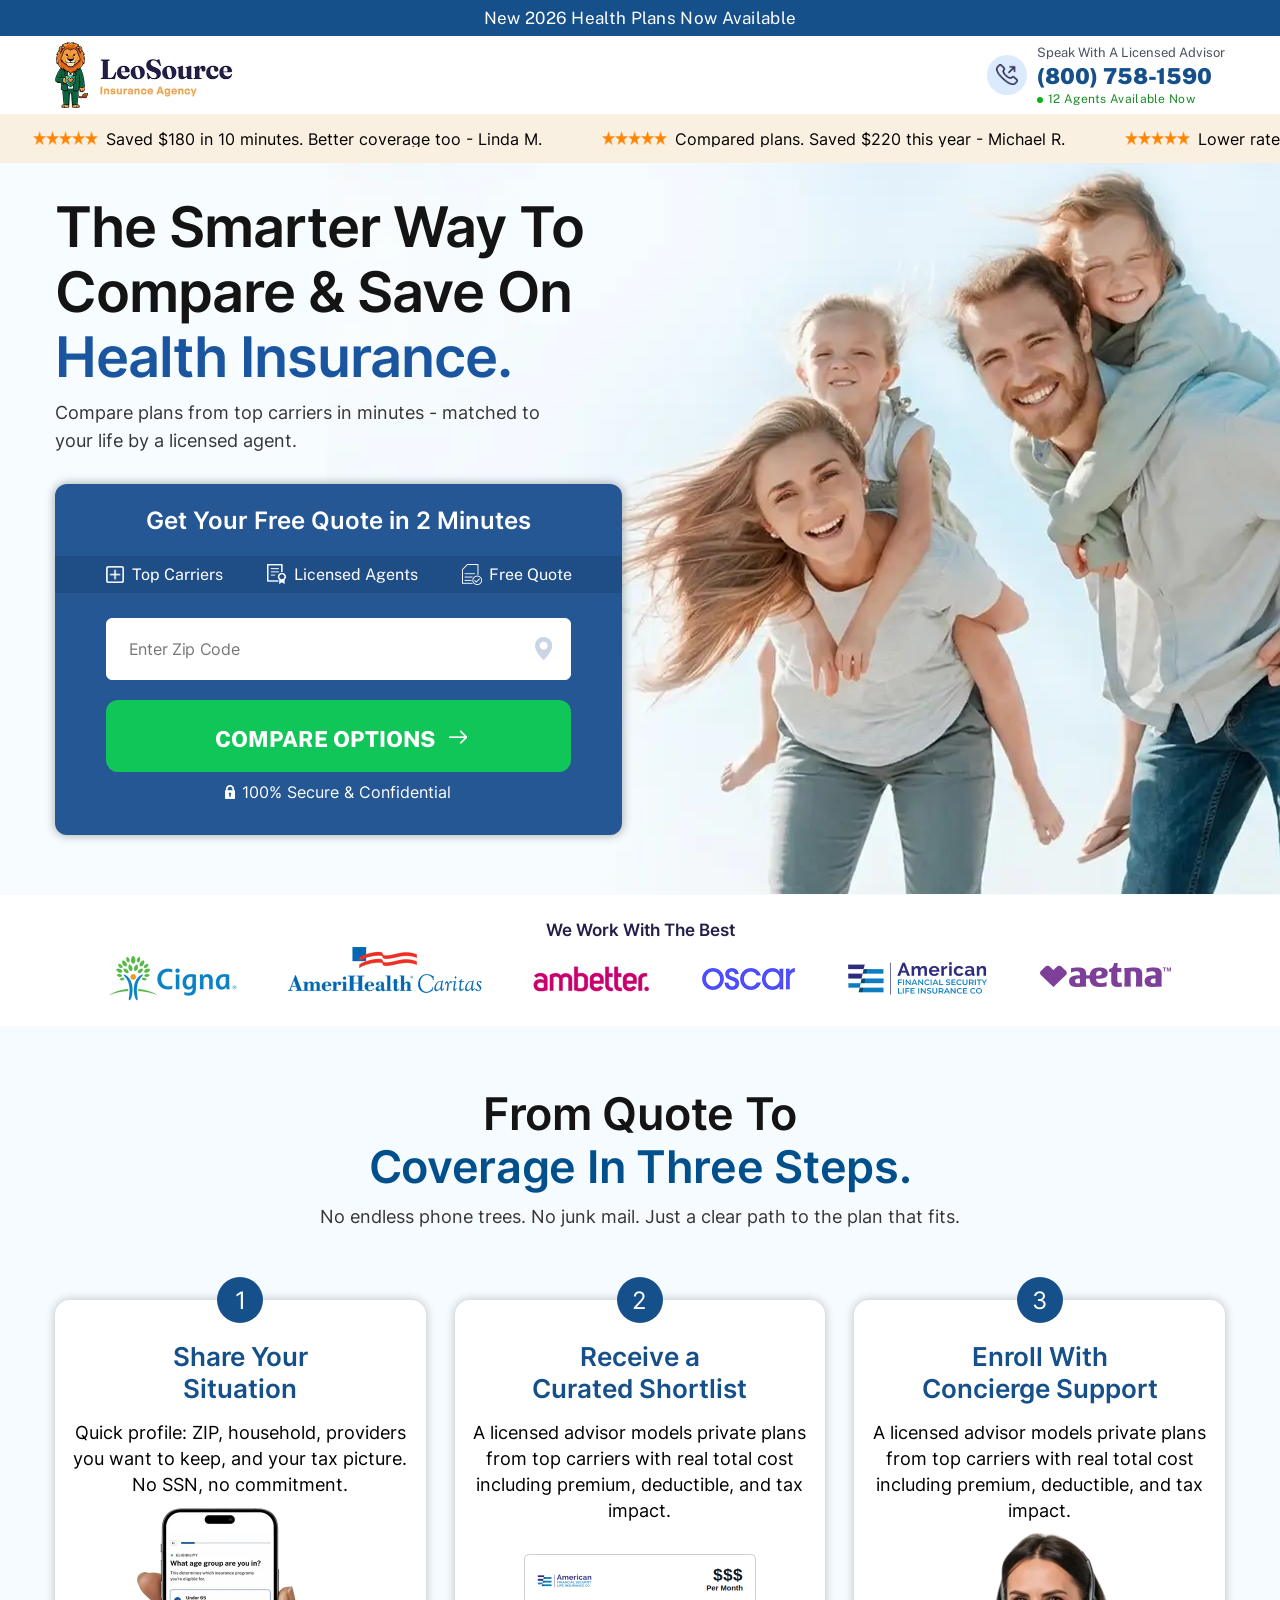
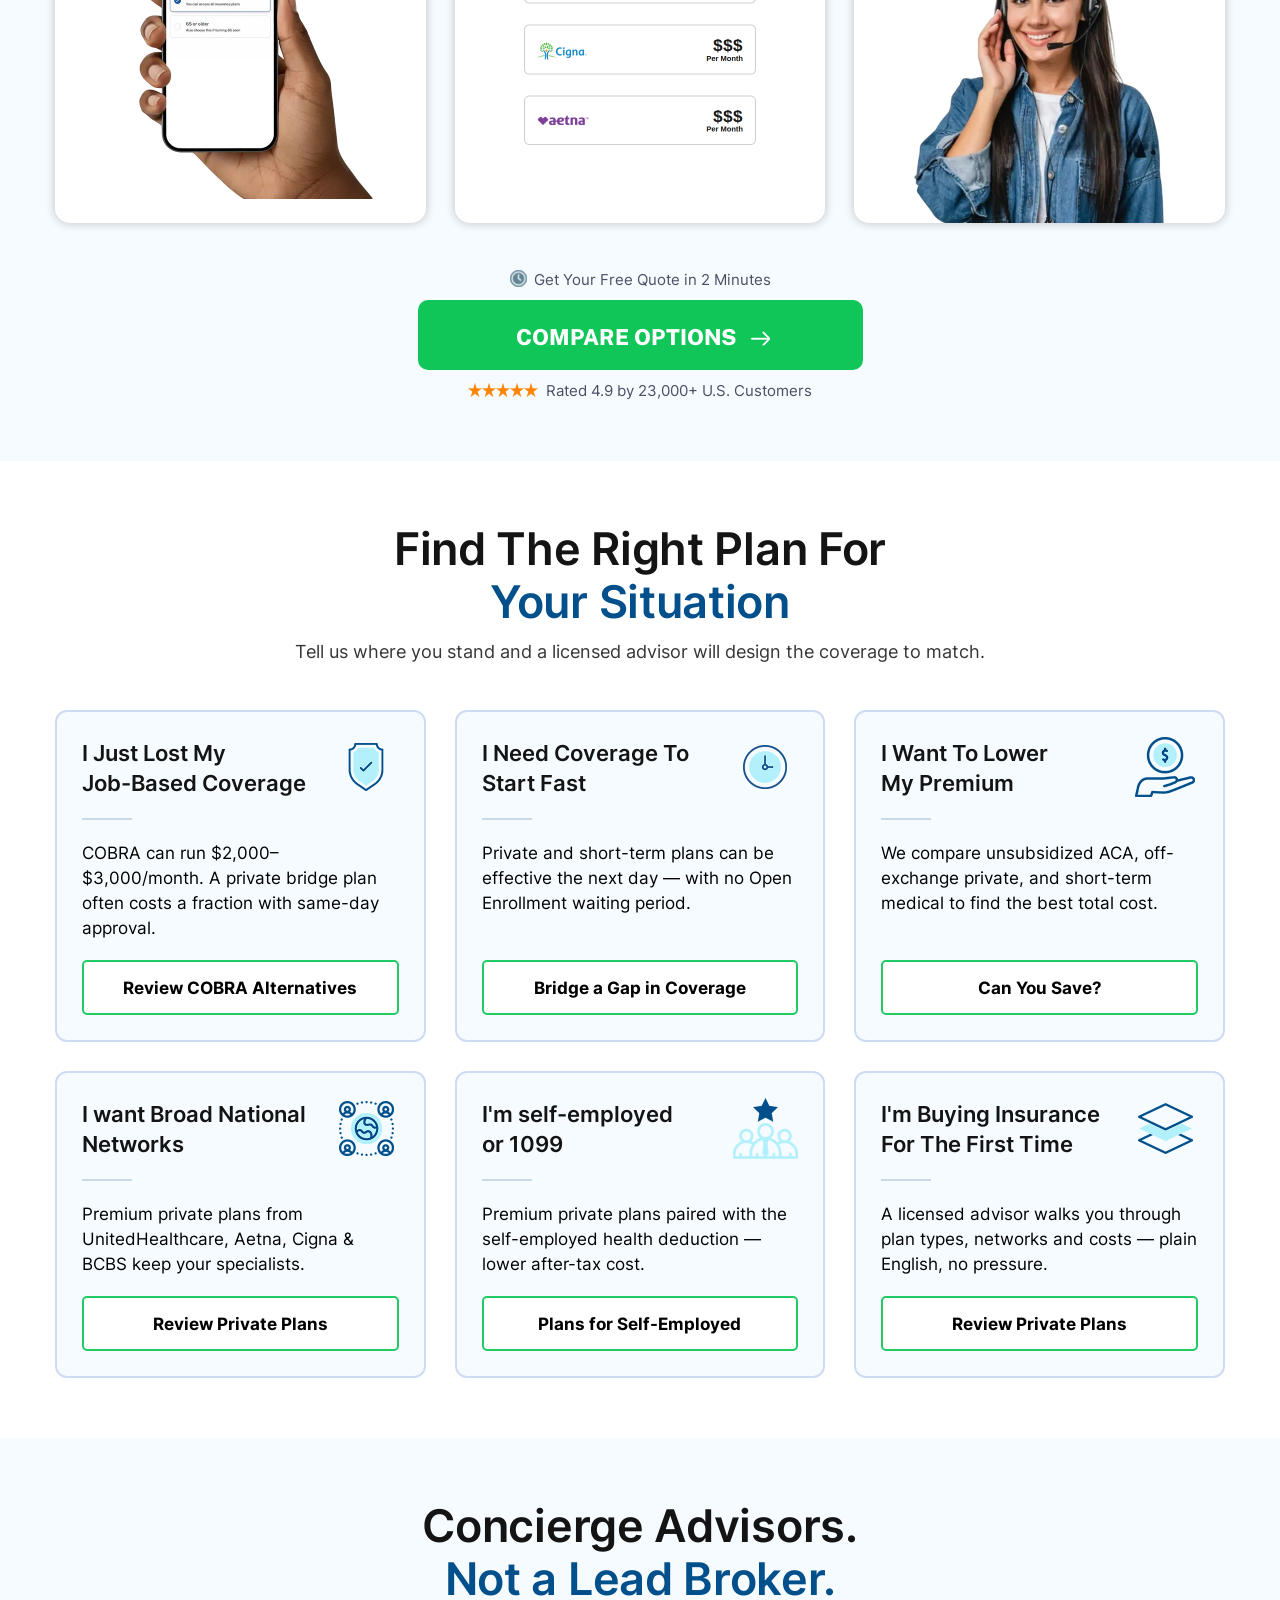
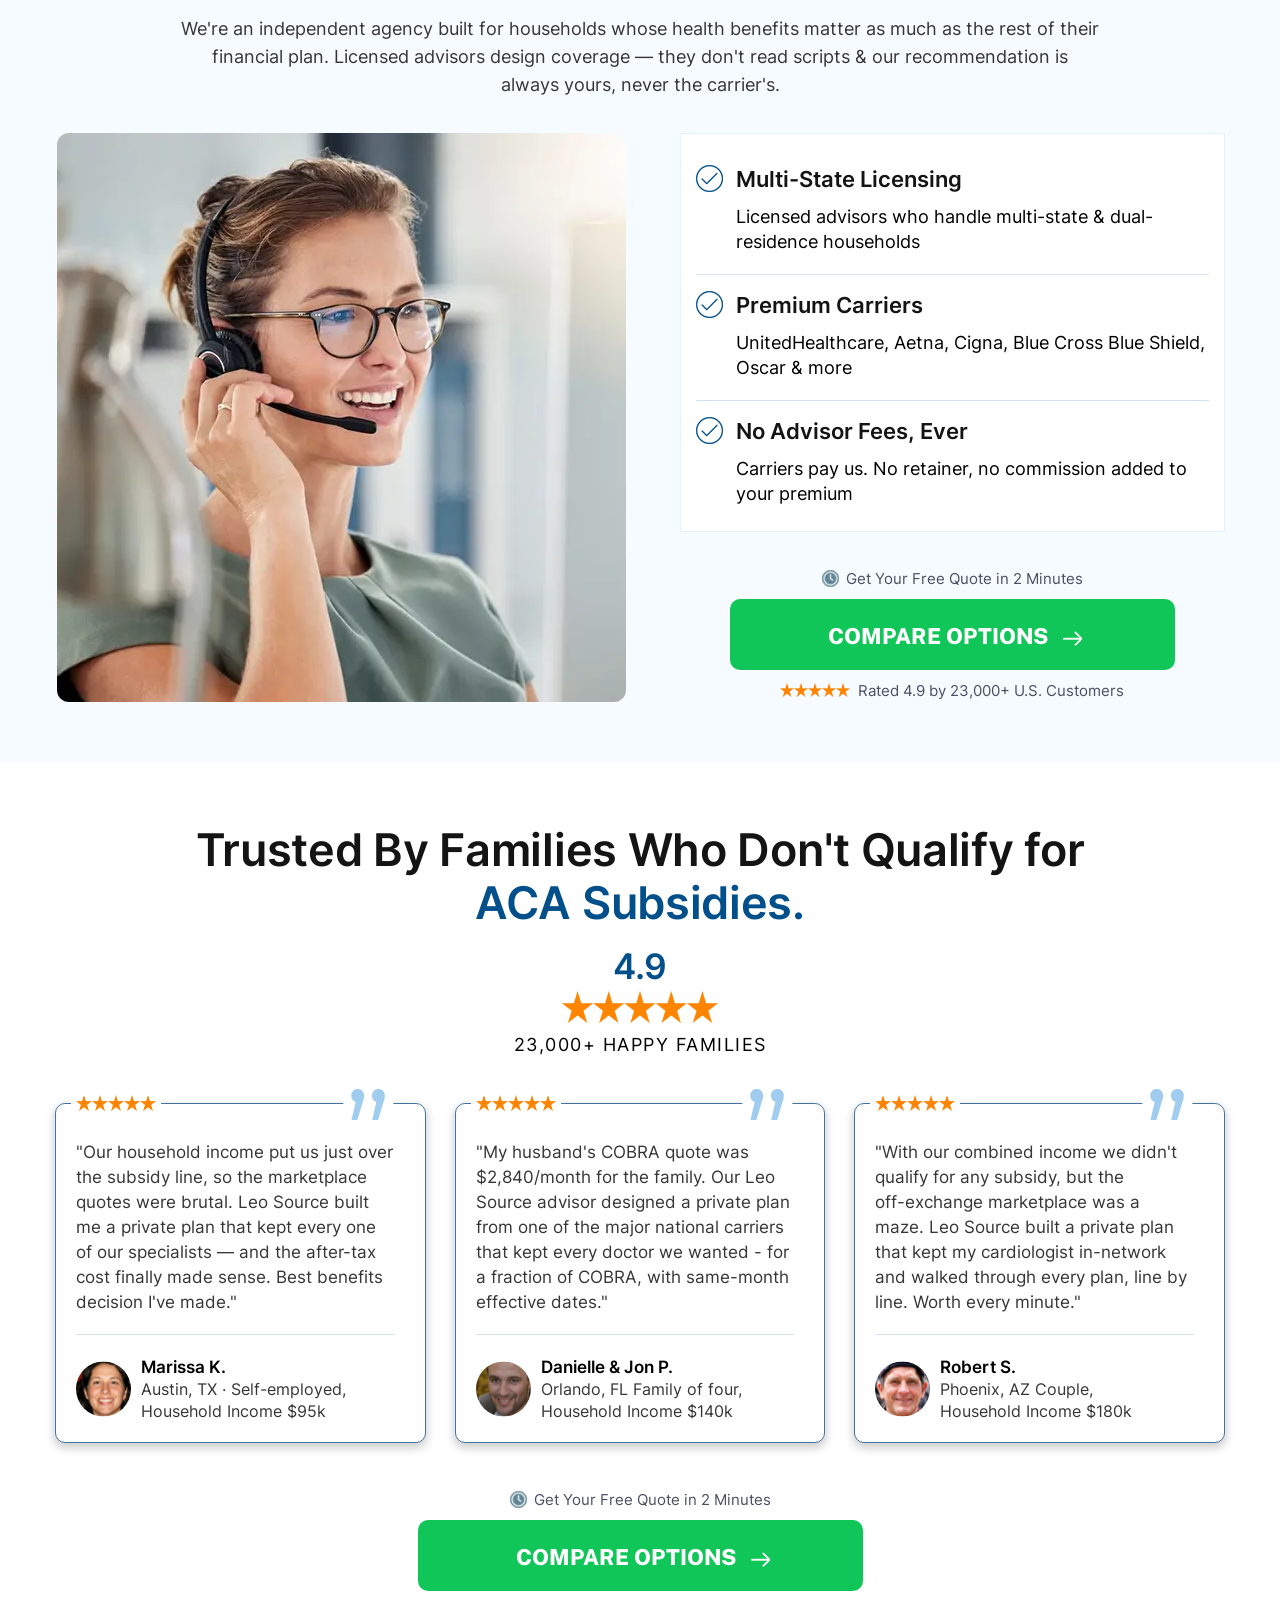
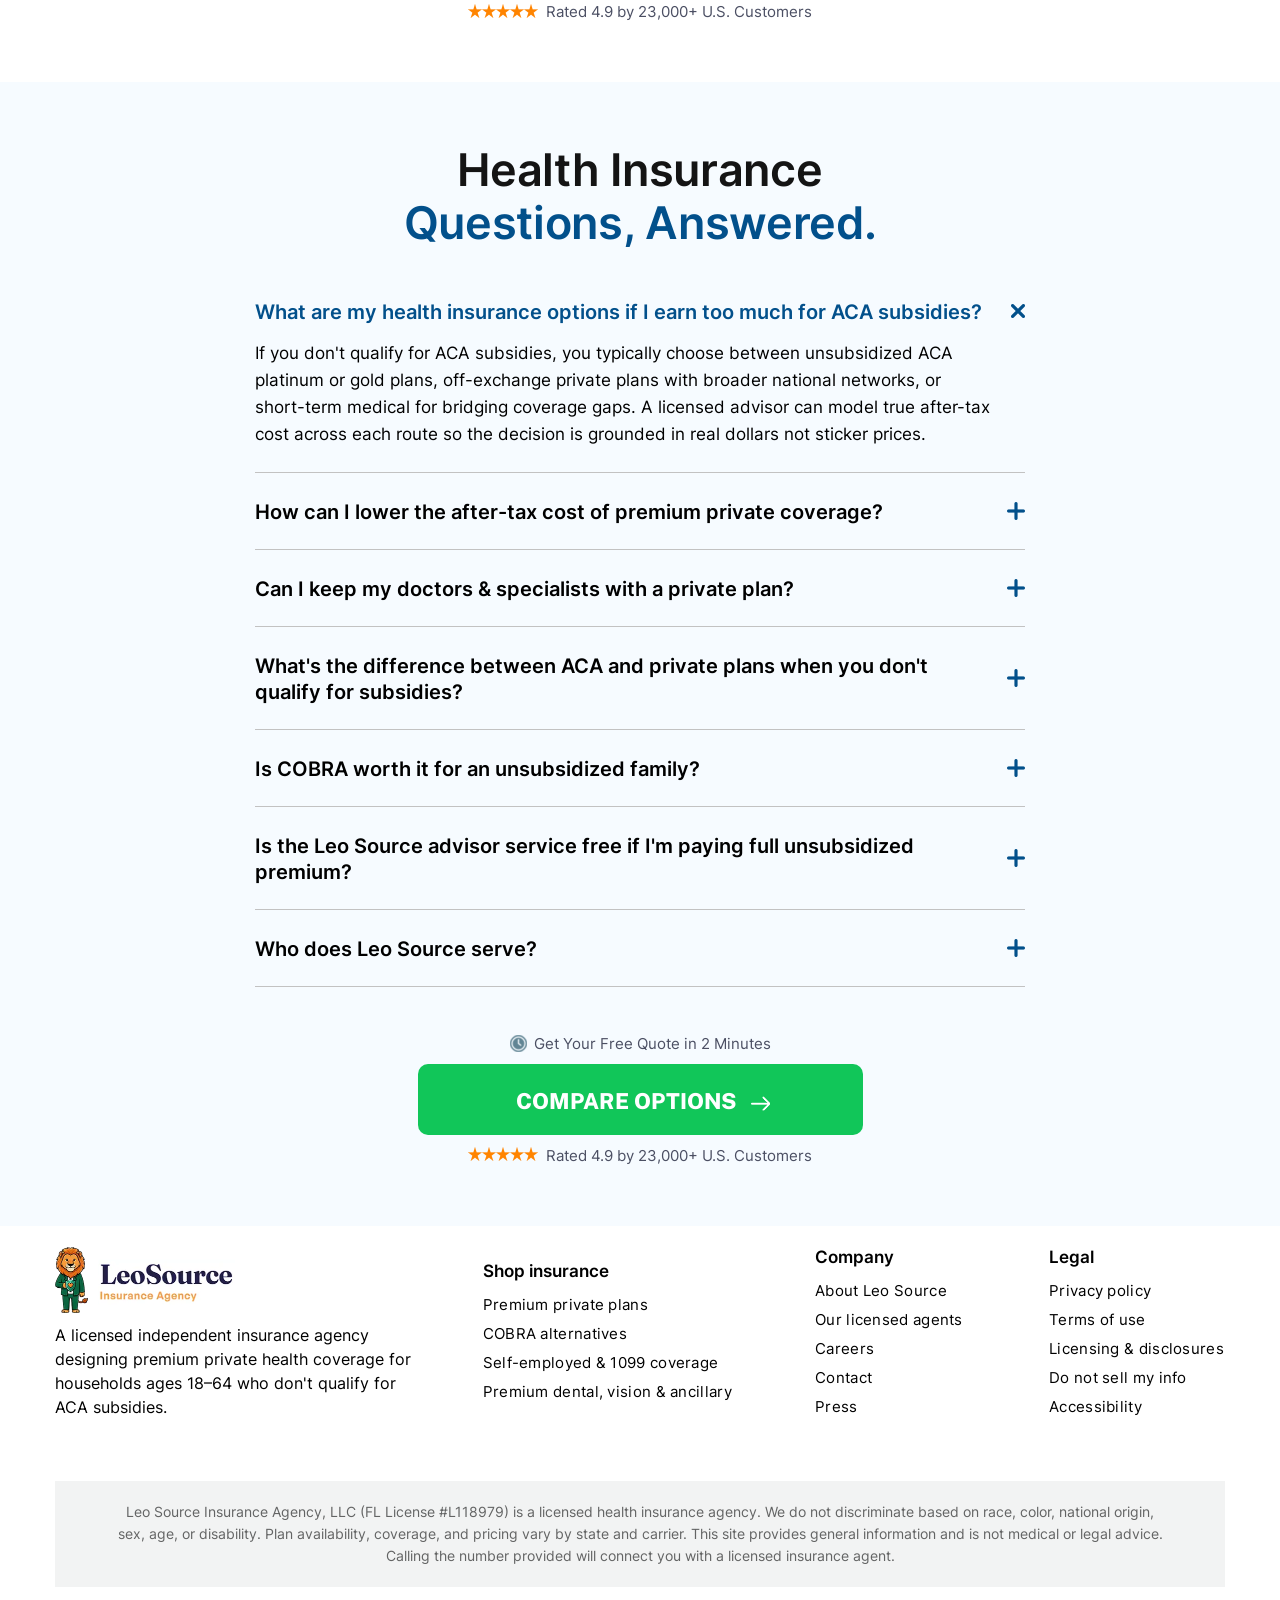
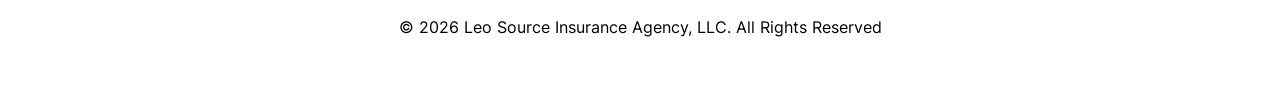
<file: index.html>
<!doctype html>
<html>
<head>
<meta charset="utf-8">
<meta name="viewport" content="width=device-width, initial-scale=1.0, maximum-scale=1.0, user-scalable=no" />
<link rel="shortcut icon" type="image/x-icon" href="images/favicon.webp">
<title>LeoSource Insurance Agency</title>

<!------css link---------->
<link rel="stylesheet" type="text/css" href="css/style.css">


<link rel="preload" href="css/Inter-Regular.woff2" as="font" type="font/woff2" crossorigin>
<link rel="preload" href="css/Inter-SemiBold.woff2" as="font" type="font/woff2" crossorigin>
<link rel="preload" href="css/Inter-Bold.woff2" as="font" type="font/woff2" crossorigin>
<link rel="preload" href="css/Inter-ExtraBold.woff2" as="font" type="font/woff2" crossorigin>
<link rel="preload" href="css/PublicSans-Regular.woff2" as="font" type="font/woff2" crossorigin>
<link rel="preload" href="css/PublicSans-Medium.woff2" as="font" type="font/woff2" crossorigin>
<link rel="preload" href="css/PublicSans-ExtraBold.woff2" as="font" type="font/woff2" crossorigin>
<link rel="preload" href="css/PublicSans-Black.woff2" as="font" type="font/woff2" crossorigin>

<!-- ========================== TRACKING CODES — DO NOT MODIFY ========================== -->
<!-- These scripts power paid ad attribution (ClickFlare, Ringba, Clarity).                -->
<!-- Removing or altering them will break conversion tracking and cost real ad dollars.     -->
<!-- If you need to change tracking, update AGENTS.md first and get explicit approval.      -->
<!-- ==================================================================================== -->

<!-- Ringba call tracking tag -->
<script src="//b-js.ringba.com/CA28ed4f20fb83474ba9ae68fe41e6ab78" async></script>

<script type="text/javascript">
    (function(c,l,a,r,i,t,y){
        c[a]=c[a]||function(){(c[a].q=c[a].q||[]).push(arguments)};
        t=l.createElement(r);t.async=1;t.src="https://www.clarity.ms/tag/"+i;
        y=l.getElementsByTagName(r)[0];y.parentNode.insertBefore(t,y);
    })(window, document, "clarity", "script", "x0ifuryqyz");
</script>

<!-- ======================== END TRACKING CODES ======================== -->

<!-- Google tag (gtag.js) -->
<script async src="https://www.googletagmanager.com/gtag/js?id=AW-18140219113"></script>
<script>
  window.dataLayer = window.dataLayer || [];
  function gtag(){dataLayer.push(arguments);}
  gtag('js', new Date());

  gtag('config', 'AW-18140219113');
</script>

<!-- Taboola Pixel Code -->
<script type='text/javascript'>
  window._tfa = window._tfa || [];
  window._tfa.push({notify: 'event', name: 'page_view', id: 2076128});
  !function (t, f, a, x) {
         if (!document.getElementById(x)) {
            t.async = 1;t.src = a;t.id=x;f.parentNode.insertBefore(t, f);
         }
  }(document.createElement('script'),
  document.getElementsByTagName('script')[0],
  '//cdn.taboola.com/libtrc/unip/2076128/tfa.js',
  'tb_tfa_script');
</script>
<!-- End of Taboola Pixel Code -->

</head>

<body>

<!-- ========================== TRACKING CODES — DO NOT MODIFY ========================== -->
<!-- UTM capture, ClickFlare tag, and ClickFlare→Ringba bridge below.                     -->
<!-- Removing or altering them will break conversion tracking and cost real ad dollars.     -->
<!-- ==================================================================================== -->

<!-- Capture UTM/tracking params from ad click into sessionStorage -->
<script>
(function() {
    try {
        if (!sessionStorage.getItem('landing_url')) {
            var params = new URLSearchParams(window.location.search);
            if (params.has('gclid') || params.has('cpid') || params.has('utm_source') || params.has('wbraid') || params.has('gbraid')) {
                sessionStorage.setItem('landing_url', window.location.href);
                params.forEach(function(value, key) {
                    sessionStorage.setItem('utm_' + key, value);
                });
            }
        }
    } catch (_) {} // sessionStorage throws when the browser blocks site data
})();
</script>

<!-- ClickFlare non-redirect tracking script -->
<script>!function(){"use strict";var t="lp_ref",n="cpid",e="lpurl",c="https://leosourceclick.com",r="(?<domain>http(?:s?)://[^/]*)".concat("/cf/click"),a="(?:(?:/(?<cta>[1-9][0-9]*)/?)|(?:/))?",i="^".concat(r).concat(a).concat("(?:$|(\\\\?.*))"),o='javascript:window.clickflare.l="(?<original_link>'.concat(r).concat(a,'("|(\\\\?[^"]*"))).*'),s=function(){return new RegExp(i,"")},u=function(){return new RegExp(o,"")};function l(t){var n=function(t){return t.replace(s(),(function(t){for(var n=[],e=1;e<arguments.length;e++)n[e-1]=arguments[e];var r=n[n.length-1].domain;return t.replace(r,c)}))}(t);return'javascript:window.clickflare.l="'.concat(n,'"; void 0;')}function d(t,n){if(n&&t&&n.apply(document,[t]),/loaded|interactive|complete/.test(document.readyState))for(var e=0,c=document.links.length;e<c;e++)if(s().test(document.links[e].href)){var r=document.links[e];window.clickflare.links_replaced.has(r)||(r.href=l(r.href),window.clickflare.links_replaced.add(r))}}var f,h,m,p;!function(r,a){var i=document.onreadystatechange;window.clickflare||(window.clickflare={listeners:{},customParams:{},links_replaced:new Set,addEventListener:function(t,n){var e=this.listeners[t]||[];e.includes(n)||e.push(n),this.listeners[t]=e},dispatchEvent:function(t,n){n&&(this.customParams[t]=n),(this.listeners[t]||[]).forEach((function(t){return t(n)}))},push:function(t,n){n&&(this.customParams[t]=n),(this.listeners[t]||[]).forEach((function(t){return t(n)}))}},document.onreadystatechange=function(t){return d(t,i)},d(null,i),setTimeout((function(){!function(r,a){var i,o=function(r,a){var i=new URL("".concat(c).concat(r));o=a,s="{",u=s+s,l="_",d=l+l,o.startsWith(u)||o.startsWith(d)||i.searchParams.set(n,a);var o,s,u,l,d;return i.searchParams.append(t,document.referrer),i.searchParams.append(e,location.href),i.searchParams.append("lpt",document.title),i.searchParams.append("t",(new Date).getTime().toString()),i.toString()}(r,a),s=document.createElement("script"),l=document.scripts[0];s.async=1,s.src=o,s.onerror=function(){!function(){for(var t=function(t,n){var e=document.links[t];u().test(decodeURI(e.href))&&setTimeout((function(){e&&e.setAttribute("href",function(t){var n=t.match(u());if(n){var e=(n.groups||{}).original_link;return e?e.slice(0,-1):t}return t}(decodeURI(e.href)))}))},n=0,e=document.links.length;n<e;n++)t(n)}()},null===(i=l.parentNode)||void 0===i||i.insertBefore(s,l)}(r,a)})))}("".concat("/cf/tags","/").concat(new URL(window.location.href).searchParams.get("cftmid")||"6a0fb09a5d264100123b892d"),(m=new URL(window.location.href).searchParams.get(n),f=new RegExp("(^| )".concat("cf_cpid","=([^;]+)")),p=(h=document.cookie.match(f))&&h.pop()||null,m||p||"__CAMPAIGN_ID__"))}();</script>

<!-- Bridge: pass ClickFlare click ID to Ringba -->
<script>
(function() {
  var intervalId = setInterval(function() {
    var cfClickId = (window.clickflare && window.clickflare.tracking_params && window.clickflare.tracking_params.click_id)
      || (document.cookie.match(/(^| )cf_click_id=([^;]+)/) || [])[2]
      || '';
    if (cfClickId) {
      (window._rgba_tags = (window._rgba_tags || [])).push({ type: "User", clickid: cfClickId });
      clearInterval(intervalId);
    }
  }, 500);
  setTimeout(function() { clearInterval(intervalId); }, 15000);
})();
</script>

<!-- ======================== END TRACKING CODES ======================== -->

<!-- TrustedForm -->
<script type="text/javascript">
  (function() {
    var tf = document.createElement('script');
    tf.type = 'text/javascript';
    tf.async = true;
    tf.src = ("https:" == document.location.protocol ? 'https' : 'http') +
      '://api.trustedform.com/trustedform.js?field=xxTrustedFormCertUrl&use_tagged_consent=true&l=' +
      new Date().getTime() + Math.random();
    var s = document.getElementsByTagName('script')[0]; s.parentNode.insertBefore(tf, s);
  })();
</script>
<noscript>
  <img src='https://api.trustedform.com/ns.gif' />
</noscript>
<!-- End TrustedForm -->

<!-------Top-Caption------->
<div class="top_caption">
    <div class="container">
        <p>New 2026 Health Plans Now Available</p>
    </div>
</div>

<!----------Header--------->
<div class="header">
    <div class="container">
		<div class="header_row">  
        	<img src="images/logo.webp" alt="logo" class="logo">
                            
            <a href="tel:+18007581590" class="header_right">
                <div class="header_call_icon">
                    <img src="images/call-icn.webp" alt="icon" class="header_call animated tada">
                </div>
                <div class="header_right_content">
                    <p class="header_right_text1">Speak with a Licensed Advisor</p>
                    <p class="header_right_text2">(800) 758-1590</p>
                    <p class="header_right_text3">12 Agents Available Now</p>
                </div>
            </a>                
            
        </div>
    </div>
</div>

<!------Header-Strip------->
<div class="header_strip">
    <div class="header_strip_slider">
        <div class="header_strip_slider_inner">
            <div class="header_strip_slider_box">
                <p class="header_strip_text"><img src="images/star.webp" class="header_strip_icon" alt="icon">Saved $180 in 10 minutes. Better coverage too - Linda M.</p>
                <p class="header_strip_text"><img src="images/star.webp" class="header_strip_icon" alt="icon">Compared plans. Saved $220 this year - Michael R.</p>
                <p class="header_strip_text"><img src="images/star.webp" class="header_strip_icon" alt="icon">Lower rate. Same coverage I needed - James W.</p>
                <p class="header_strip_text"><img src="images/star.webp" class="header_strip_icon" alt="icon">One quick comparison saved me $190 - Sarah M.</p>
                <p class="header_strip_text"><img src="images/star.webp" class="header_strip_icon" alt="icon">Thought switching was hard. Saved $195 - Megan D.</p>
            </div>
        </div>
        
        <div class="header_strip_slider_inner">
            <div class="header_strip_slider_box">
                <p class="header_strip_text"><img src="images/star.webp" class="header_strip_icon" alt="icon">Saved $180 in 10 minutes. Better coverage too - Linda M.</p>
                <p class="header_strip_text"><img src="images/star.webp" class="header_strip_icon" alt="icon">Compared plans. Saved $220 this year - Michael R.</p>
                <p class="header_strip_text"><img src="images/star.webp" class="header_strip_icon" alt="icon">Lower rate. Same coverage I needed - James W.</p>
                <p class="header_strip_text"><img src="images/star.webp" class="header_strip_icon" alt="icon">One quick comparison saved me $190 - Sarah M.</p>
                <p class="header_strip_text"><img src="images/star.webp" class="header_strip_icon" alt="icon">Thought switching was hard. Saved $195 - Megan D.</p>
            </div>
        </div>
    </div>
</div>

<!---------Banner---------->
<div class="banner" id="form">
	<div class="container">
    	<div class="banner_content">  
        	<p class="banner_heading">The Smarter Way To <br>Compare & Save On <br><span>Health Insurance.</span></p>
            <p class="banner_paragraph">Compare plans from top carriers in minutes - matched to <br class="show-desk">your life by a licensed agent.</p>
            <div class="banner_form_box">
                <p class="banner_form_box_heading">Get Your Free Quote in 2 Minutes</p>
                <div class="banner_list_box">
                    <ul class="banner_list">
                        <li>
                            <img src="images/bnr-list-icn1.webp" alt="icon">
                            <p>Top Carriers</p>
                        </li>
                        <li>
                            <img src="images/bnr-list-icn2.webp" alt="icon">
                            <p>Licensed Agents</p>                    	
                        </li>
                        <li>
                            <img src="images/bnr-list-icn3.webp" alt="icon">
                            <p>Free Quote</p>                    	
                        </li>
                    </ul>
                </div>
                <form action="quiz.html" method="get">
                    <div class="banner_form_box_inner">
                        
                        <div class="form_element">
                            <input type="tel" name="zip" placeholder="Enter Zip Code" maxlength="5"  value="" class="input_field">
                        </div>	
                        <div class="form_button_box">
                            <button type="submit" class="form_button">Compare Options<img src="images/btn-arw.webp" class="form_button_arrow" alt="icon"></button>	
                            <p class="secure_text"><img src="images/lock-icn.webp" alt="icon">100% Secure & Confidential</p>
                        </div>
                        
                    </div>
                </form>
            </div>  
            <div class="show-mob">
                <a href="tel:+18007581590">
                    <div class="contact_box">
                        <p class="contact_box_heading"><span>For Immediate Assistance</span></p>
                        <div class="contact_deatils_box">
                            <div class="contact_deatils_left">
                                <img src="images/contact-icn.webp" class="contact_icon animated tada" alt="icon">
                            </div>
                            <div class="contact_deatils_right">
                                <p class="contact_deatils_text1">Speak with a Licensed Advisor</p>
                                <p class="contact_deatils_text2">(800) 758-1590</p>
                                <p class="contact_deatils_text3">12 Agents Available Now</p>
                            </div>
                        </div>
                    </div>
                </a>
            	<div class="mobile_banner_image_box">
            		<img src="images/mob-bnr-img.webp" class="mobile_banner_image" alt="image">
                </div>
            </div>
     	</div>   
    </div>
</div>

<!-----Banner-Bottom------->
<div class="banner_bottom">
    <div class="container"> 
    	<p class="banner_bottom_heading">We Work With The Best</p>   
        <ul class="banner_bottom_list">
            <li><a href="quiz.html"><img src="images/bnr-btm-logo1.webp" class="banner_bottom_logo" alt="logo"></a></li>
            <li><a href="quiz.html"><img src="images/bnr-btm-logo2.webp" class="banner_bottom_logo" alt="logo"></a></li>
            <li><a href="quiz.html"><img src="images/bnr-btm-logo3.webp" class="banner_bottom_logo" alt="logo"></a></li>
            <li><a href="quiz.html"><img src="images/bnr-btm-logo4.webp" class="banner_bottom_logo" alt="logo"></a></li>
            <li><a href="quiz.html"><img src="images/bnr-btm-logo5.webp" class="banner_bottom_logo" alt="logo"></a></li>
            <li><a href="quiz.html"><img src="images/bnr-btm-logo6.webp" class="banner_bottom_logo" alt="logo"></a></li>
        </ul>
    </div>
</div>

<!-------Section-1--------->
<div class="section1">
    <div class="container">
    	<p class="common_heading">From Quote To <br><span>Coverage In Three Steps.</span></p>
        <p class="common_paragraph">No endless phone trees. No junk mail. Just a clear path to the plan that fits.</p>
		<div class="section1_row">	    
            <div class="section1_column">
            	<p class="section1_column_number">1</p>
                <p class="section1_column_heading">Share Your <br>Situation</p>
                <p class="section1_column_paragraph">Quick profile: ZIP, household, providers you want to keep, and your tax picture. No SSN, no commitment.</p>
                <a href="quiz.html"><img src="images/s1-col-img1.webp" class="section1_column_image section1_column_image1" alt="image"></a>
            </div>
            <div class="section1_column">
            	<p class="section1_column_number">2</p>
                <p class="section1_column_heading">Receive a <br>Curated Shortlist</p>
                <p class="section1_column_paragraph">A licensed advisor models private plans from top carriers with real total cost including premium, deductible, and tax impact.</p>
                <a href="quiz.html"><img src="images/s1-col-img2.png" class="section1_column_image section1_column_image2" alt="image"></a>
            </div>
            <div class="section1_column">
            	<p class="section1_column_number">3</p>
                <p class="section1_column_heading">Enroll With <br>Concierge Support</p>
                <p class="section1_column_paragraph">A licensed advisor models private plans from top carriers with real total cost including premium, deductible, and tax impact.</p>
               	<a href="quiz.html"><img src="images/s1-col-img3.webp" class="section1_column_image section1_column_image3" alt="image"></a>
            </div>   
        </div>
        <div class="clearall"></div>
        <div class="button_box">
        	<p class="button_text1"><img src="images/timer-icon.webp" class="button_text1_icon" alt="icon">Get Your Free Quote in 2 Minutes</p>
            <a href="javascript:bookmarkscroll.scrollTo('form')" class="common_button">Compare Options<img src="images/btn-arw.webp" class="button_arrow" alt="icon"></a>
            <p class="button_text2"><img src="images/btn-star.webp" class="button_text2_icon" alt="icon">Rated 4.9 by 23,000+ U.S. Customers</p>
        </div>
    </div>
</div>

<!-------Section-2--------->
<div class="section2">
    <div class="container">
    	<p class="common_heading">Find The Right Plan For <br><span>Your Situation</span></p>
        <p class="common_paragraph">Tell us where you stand and a licensed advisor will design the coverage to match.</p>
		<div class="section2_row">	    
            <div class="section2_column">
            	<div class="section2_column_top">
                	<p class="section2_column_heading">I Just Lost My <br>Job-Based Coverage</p>
                    <div class="section_column_icon_box">
                    	<img src="images/s2-col-icn1.webp" class="section2_column_icon" alt="icon">
                    </div>
                </div>
                <div class="section2_column_line"></div>
                <p class="section2_column_paragraph">COBRA can run $2,000–$3,000/month. A private bridge plan often costs a fraction with same-day approval.</p>
                <a href="quiz.html" class="section2_column_button">Review COBRA Alternatives</a>
            </div>
            <div class="section2_column">
            	<div class="section2_column_top">
                	<p class="section2_column_heading">I Need Coverage To <br>Start Fast</p>
                    <div class="section_column_icon_box">
                    	<img src="images/s2-col-icn2.webp" class="section2_column_icon" alt="icon">
                    </div>
                </div>
                <div class="section2_column_line"></div>
                <p class="section2_column_paragraph">Private and short-term plans can be effective the next day — with no Open Enrollment waiting period.</p>
                <a href="quiz.html" class="section2_column_button">Bridge a Gap in Coverage</a>
            </div>
            <div class="section2_column">
            	<div class="section2_column_top">
                	<p class="section2_column_heading">I Want To Lower <br>My Premium</p>
                    <div class="section_column_icon_box">
                    	<img src="images/s2-col-icn3.webp" class="section2_column_icon" alt="icon">
                    </div>
                </div>
                <div class="section2_column_line"></div>
                <p class="section2_column_paragraph">We compare unsubsidized ACA, off-exchange private, and short-term medical to find the best total cost.</p>
                <a href="quiz.html" class="section2_column_button">Can You Save?</a>
            </div>
            <div class="section2_column">
            	<div class="section2_column_top">
                	<p class="section2_column_heading">I want Broad National <br>Networks</p>
                    <div class="section_column_icon_box">
                    	<img src="images/s2-col-icn4.webp" class="section2_column_icon" alt="icon">
                    </div>
                </div>
                <div class="section2_column_line"></div>
                <p class="section2_column_paragraph">Premium private plans from UnitedHealthcare, Aetna, Cigna & BCBS keep your specialists.</p>
                <a href="quiz.html" class="section2_column_button">Review Private Plans</a>
            </div>
            <div class="section2_column">   
            	<div class="section2_column_top">
                	<p class="section2_column_heading">I'm self-employed <br>or 1099</p>
                    <div class="section_column_icon_box">
                    	<img src="images/s2-col-icn5.webp" class="section2_column_icon" alt="icon">
                    </div>
                </div>
                <div class="section2_column_line"></div>
                <p class="section2_column_paragraph">Premium private plans paired with the self-employed health deduction — lower after-tax cost.</p>
                <a href="quiz.html" class="section2_column_button">Plans for Self-Employed</a>
            </div>
            <div class="section2_column">
            	<div class="section2_column_top">
                	<p class="section2_column_heading">I'm Buying Insurance <br>For The First Time</p>
                    <div class="section_column_icon_box">
                    	<img src="images/s2-col-icn6.webp" class="section2_column_icon" alt="icon">
                    </div>
                </div>
                <div class="section2_column_line"></div>
                <p class="section2_column_paragraph">A licensed advisor walks you through plan types, networks and costs — plain English, no pressure.</p>
                <a href="quiz.html" class="section2_column_button">Review Private Plans</a>
            </div>
    	</div>    
    </div>
</div>

<!-------Section-3--------->
<div class="section3">
    <div class="container">
    	<p class="common_heading">Concierge Advisors. <br><span>Not a Lead Broker.</span></p>
        <p class="common_paragraph">We're an independent agency built for households whose health benefits matter as much as the rest of their <br class="show-desk">financial plan. Licensed advisors design coverage — they don't read scripts & our recommendation is <br class="show-desk">always yours, never the carrier's.</p>
		<div class="section3_content">  
        	<div class="section3_content_left hide-mob"> 
            	<img src="images/s3-img.webp" class="section3_image" alt="image">
            </div> 
        	<div class="section3_content_right"> 
            	<div class="show-mob"> 
                    <div class="section3_image_box"> 
                        <img src="images/s3-img-mob.webp" class="mobile_section3_image" alt="image">
                    </div> 
                </div>
            	<div class="section3_list_box"> 
                    <ul class="section3_list">
                        <li>
                            <p class="section3_list_heading">Multi-State Licensing</p>
                            <p class="section3_list_paragraph">Licensed advisors who handle multi-state & dual-residence households</p>
                        </li>
                        <li>
                            <p class="section3_list_heading">Premium Carriers</p>
                            <p class="section3_list_paragraph">UnitedHealthcare, Aetna, Cigna, Blue Cross Blue Shield, Oscar & more</p>
                        </li>
                        <li>
                            <p class="section3_list_heading">No Advisor Fees, Ever</p>
                            <p class="section3_list_paragraph">Carriers pay us. No retainer, no commission added to your premium</p>
                        </li>
                    </ul> 
                </div>   
                <div class="clearall"></div>
                <div class="button_box">
                    <p class="button_text1"><img src="images/timer-icon.webp" class="button_text1_icon" alt="icon">Get Your Free Quote in 2 Minutes</p>
                    <a href="javascript:bookmarkscroll.scrollTo('form')" class="common_button">Compare Options<img src="images/btn-arw.webp" class="button_arrow" alt="icon"></a>
                    <p class="button_text2"><img src="images/btn-star.webp" class="button_text2_icon" alt="icon">Rated 4.9 by 23,000+ U.S. Customers</p>
                </div>
        	</div>      
    	</div>    
    </div>
</div>

<!-------Section-4--------->
<div class="section4">
    <div class="container">
    	<p class="common_heading">Trusted By Families Who Don't Qualify for <br><span>ACA Subsidies.</span></p>
		<div class="rating_box">
        	<p class="rating_text1">4.9</p>
            <img src="images/star.webp" class="rating_star" alt="icon">
        	<p class="rating_text2">23,000+ Happy Families</p>
        </div>
        
        <div class="testimonial_row">
        	<div class="testimonial_column">
            	<div class="testimonial_star_box">
                	<img src="images/star.webp" class="testimonial_star" alt="icon">
                </div>
                <img src="images/quote.webp" class="testimonial_quote" alt="icon">
                <p class="testimonial_column_paragraph">"Our household income put us just over the subsidy line, so the marketplace quotes were brutal. Leo Source built me a private plan that kept every one of our specialists — and the after-tax cost finally made sense. Best benefits decision I've made."</p>
                <div class="testimonial_user_details">
                	<img src="images/testi-user-img1.webp" class="testimonial_user_image" alt="image">
                	<p class="testimonial_user_name"><span>Marissa K.</span><br>Austin, TX · Self-employed, <br>Household Income $95k</p>
                </div>
            </div>
            <div class="testimonial_column">
                <div class="testimonial_star_box">
                	<img src="images/star.webp" class="testimonial_star" alt="icon">
                </div>
                <img src="images/quote.webp" class="testimonial_quote" alt="icon">
                <p class="testimonial_column_paragraph">"My husband's COBRA quote was $2,840/month for the family. Our Leo Source advisor designed a private plan from one of the major national carriers that kept every doctor we wanted - for a fraction of COBRA, with same-month effective dates."</p>
                <div class="testimonial_user_details">
                	<img src="images/testi-user-img2.webp" class="testimonial_user_image" alt="image">
                	<p class="testimonial_user_name"><span>Danielle & Jon P.</span><br>Orlando, FL Family of four, <br>Household Income $140k</p>
                </div>
            </div>
            <div class="testimonial_column">
                <div class="testimonial_star_box">
                	<img src="images/star.webp" class="testimonial_star" alt="icon">
                </div>
                <img src="images/quote.webp" class="testimonial_quote" alt="icon">
                <p class="testimonial_column_paragraph">"With our combined income we didn't qualify for any subsidy, but the <br class="hide-1200">off-exchange marketplace was a maze. Leo Source built a private plan that kept my cardiologist in-network and walked through every plan, line by line. Worth every minute."</p>
                <div class="testimonial_user_details">
                	<img src="images/testi-user-img3.webp" class="testimonial_user_image" alt="image">
                	<p class="testimonial_user_name"><span>Robert S.</span><br>Phoenix, AZ Couple, <br>Household Income $180k</p>
                </div>
            </div>
		</div>
        <div class="clearall"></div>
        <div class="button_box">
        	<p class="button_text1"><img src="images/timer-icon.webp" class="button_text1_icon" alt="icon">Get Your Free Quote in 2 Minutes</p>
            <a href="javascript:bookmarkscroll.scrollTo('form')" class="common_button">Compare Options<img src="images/btn-arw.webp" class="button_arrow" alt="icon"></a>
            <p class="button_text2"><img src="images/btn-star.webp" class="button_text2_icon" alt="icon">Rated 4.9 by 23,000+ U.S. Customers</p>
        </div>
    </div>
</div>

<!-------Section-5--------->
<div class="section5">
    <div class="container">
    	<p class="common_heading">Health Insurance <br><span>Questions, Answered.</span></p>
        <div class="faq-box">
            <div class="faq-row">
                <div class="accordion acdn-heading accordion-open">What are my health insurance options if I earn too much for ACA subsidies?</div>
                <div class="acdn-content">
                    <p class="acdn-para">If you don't qualify for ACA subsidies, you typically choose between unsubsidized ACA platinum or gold plans, off-exchange private plans with broader national networks, or short-term medical for bridging coverage gaps. A licensed advisor can model true after-tax cost across each route so the decision is grounded in real dollars not sticker prices.</p>
                </div>
            </div>
            
            <div class="faq-row">
                <div class="accordion acdn-heading">How can I lower the after-tax cost of premium private coverage?</div>
                <div class="acdn-content" style="display: none;">
                    <p class="acdn-para">For self-employed households earning above the subsidy line, the <strong>self-employed health insurance deduction</strong> is generally above-the-line and can materially reduce after-tax premium cost. Structuring through an S-corp, LLC, or partnership can sharpen the benefit further — our advisors coordinate directly with your CPA so the plan you choose maps cleanly to the deduction you actually capture.</p>
                </div>
            </div>
            
            <div class="faq-row">
                <div class="accordion acdn-heading">Can I keep my doctors & specialists with a private plan?</div>
                <div class="acdn-content" style="display: none;">
                    <p class="acdn-para">Yes. Premium private plans from carriers like UnitedHealthcare, Aetna, Cigna, and Blue Cross Blue Shield include broad national networks with direct specialist access and meaningful out-of-network benefits — important for families who travel, maintain multiple residences, or rely on specific concierge or academic medical center providers.</p>
                </div>
            </div>
            
            <div class="faq-row">
                <div class="accordion acdn-heading">What's the difference between ACA and private plans when you don't qualify for subsidies?</div>
                <div class="acdn-content" style="display: none;">
                    <p class="acdn-para">Without subsidies, on-exchange ACA plans often have narrower regional HMO/EPO networks. Off-exchange private plans typically offer wider networks, larger out-of-network benefits, and more carrier choice — at a higher unsubsidized premium. Both cover pre-existing conditions when fully ACA-compliant. We model real total cost (premium + deductible + tax impact) so you can decide.</p>
                </div>
            </div>
            
            <div class="faq-row">
                <div class="accordion acdn-heading">Is COBRA worth it for an unsubsidized family?</div>
                <div class="acdn-content" style="display: none;">
                    <p class="acdn-para">Rarely. COBRA continuation typically runs <strong>$2,000–$3,000/month</strong> for a family of four. A privately underwritten bridge plan often delivers comparable or broader network access at a fraction of the cost — with effective dates as quickly as the next day. We compare both before recommending either.</p>
                </div>
            </div>
            
            <div class="faq-row">
                <div class="accordion acdn-heading">Is the Leo Source advisor service free if I'm paying full unsubsidized premium?</div>
                <div class="acdn-content" style="display: none;">
                    <p class="acdn-para">Yes. Our concierge advisors are compensated directly by carriers — there's no separate fee, retainer, or commission added to your premium, regardless of plan size. You receive licensed advisor expertise without paying for it.</p>
                </div>
            </div>
            
            <div class="faq-row">
                <div class="accordion acdn-heading">Who does Leo Source serve?</div>
                <div class="acdn-content" style="display: none;">
                    <p class="acdn-para">Leo Source focuses exclusively on Americans <strong>ages 18–64,</strong> with an emphasis on premium private and ACA-compliant coverage for individuals and families who don't qualify for ACA subsidies.</p>
                </div>
            </div>
        </div> 
        <div class="clearall"></div>
        <div class="button_box">
        	<p class="button_text1"><img src="images/timer-icon.webp" class="button_text1_icon" alt="icon">Get Your Free Quote in 2 Minutes</p>
            <a href="javascript:bookmarkscroll.scrollTo('form')" class="common_button">Compare Options<img src="images/btn-arw.webp" class="button_arrow" alt="icon"></a>
            <p class="button_text2"><img src="images/btn-star.webp" class="button_text2_icon" alt="icon">Rated 4.9 by 23,000+ U.S. Customers</p>
        </div>
    </div>
</div>

<!---------Footer---------->
<div class="footer">
    <div class="container">
        <div class="footer_links_inner">
            <div class="footer_links_column footer_links_column1">
                <a href="#"><img src="images/logo.webp" class="footer_logo"  alt="logo"></a>
                <p class="footer_links_text">A licensed independent insurance agency designing premium private health coverage for households ages 18–64 who don't qualify for ACA subsidies.</p>
                
            </div>

            <div class="footer_links_column footer_links_column2">
                <p class="footer_links_heading">Shop insurance</p>
                <ul class="footer_links_list">
                    <li><a href="quiz.html">Premium private plans</a></li>
                    <li><a href="quiz.html">COBRA alternatives</a></li>
                    <li><a href="quiz.html">Self-employed & 1099 coverage</a></li>
                    <li><a href="quiz.html">Premium dental, vision & ancillary</a></li>
                </ul>
            </div>
            
            <div class="footer_links_column footer_links_column3">
                <p class="footer_links_heading">Company</p>
                <ul class="footer_links_list">
                    <li><a href="#">About Leo Source</a></li>
                    <li><a href="#">Our licensed agents</a></li>
                    <li><a href="#">Careers</a></li>
                    <li><a href="#">Contact</a></li>
                    <li><a href="#">Press</a></li>
                </ul>
            </div>
            
            <div class="footer_links_column footer_links_column4">
                <p class="footer_links_heading">Legal</p>
                <ul class="footer_links_list">
                    <li><a href="privacy.html" target="_blank">Privacy policy</a></li>
                    <li><a href="term.html" target="_blank">Terms of use</a></li>
                    <li><a href="#">Licensing & disclosures</a></li>
                    <li><a href="#">Do not sell my info</a></li>
                    <li><a href="#">Accessibility</a></li>
                </ul>
            </div> 
        </div>
        
        <div class="footer_note_box">
        	<p>Leo Source Insurance Agency, LLC (FL License #L118979) is a licensed health insurance agency. We do not discriminate based on race, color, national origin,
sex, age, or disability. Plan availability, coverage, and pricing vary by state and carrier. This site provides general information and is not medical or legal advice. Calling the number provided will connect you with a licensed insurance agent.</p> 
        </div>
       <p class="footer_text">&copy; <script type="text/javascript">var year = new Date();document.write(year.getFullYear());</script> Leo Source Insurance Agency, LLC. <br class="show-mob">All Rights Reserved</p>
    </div>
</div>

<!---------Script---------->
<script type="text/javascript" src="js/jquery-3.6.0.min.js"></script>
<script type="text/javascript" src="js/bookmarkscroll.js"></script>
<script type="text/javascript">

$(document).ready(function(e){
	
	//accordion JS 
	$(".accordion").click(function() {
		
		var questionDiv = $(this);
		var answerDiv   = $(this).next('.acdn-content');
		var idx = $('.acdn-content').index(answerDiv);
		
		$('.acdn-content').each(function(index, ansDiv) {
            if(index != idx && $(ansDiv).is(':visible')) {
				$(ansDiv).slideUp(500, function() {
					$(ansDiv).prev('.accordion').removeClass('accordion-open');
				});
			}
        });
					
		if (answerDiv.is(':visible')) {
			answerDiv.stop().slideUp(500, function() {
				questionDiv.removeClass('accordion-open');
			});
		} else {
		  questionDiv.addClass('accordion-open');
		  answerDiv.stop().slideDown(500);
		}
	});
});

</script>

<!-- ========================== TRACKING CODES — DO NOT MODIFY ========================== -->
<!-- Connect Streams module (commented out on homepage — see note). Do not remove.         -->
<!-- ==================================================================================== -->

<!-- Connect Streams Module — COMMENTED OUT: requires a phone number to render.
     The lightbox is a callback widget (rings the user's phone), so it only works
     on post-form pages where we have the lead's number. To enable on the homepage,
     build a custom click-to-call popup instead.

<div class="g3cm_holder" data-module="1966" data-showoninit="false" data-conversionid="" data-destination="" data-destinationext="" data-followup="" style="display:none;">Thank you for your inquiry. A representative will be in contact with you shortly.</div>

<script type="text/javascript">
window.g3cm = window.g3cm || function () { (g3cm.q = g3cm.q || []).push(arguments) };
g3cm('loadjquery', 'false');
g3cm('send', 'init');

(function() {
    var shown = sessionStorage.getItem('cs_shown');
    if (shown) return;

    function showPopup() {
        if (sessionStorage.getItem('cs_shown')) return;
        sessionStorage.setItem('cs_shown', '1');
        g3cm('show');
    }

    setTimeout(showPopup, 10000);

    document.documentElement.addEventListener('mouseleave', function(e) {
        if (e.clientY <= 0) showPopup();
    });
})();
</script>
<script src="https://api.connectstreams.com/js/connectme-v3.min.js" async="async"></script>
-->

<!-- ======================== END TRACKING CODES ======================== -->

<!-- Carry ad-click params (gclid/campaignid/keyword/etc.) forward into quiz.html.
     The zip form (method=get) and the CTA links otherwise navigate to a bare
     quiz.html, so the ClickFlare tag re-fires on the quiz with no ad params and the
     lead conversion loses keyword/campaign/gclid. We read the original landing URL
     captured in sessionStorage and (a) inject hidden inputs into the quiz form and
     (b) append the params to every quiz.html link. Does NOT touch tracking blocks. -->
<script>
(function () {
    try {
        var landing = sessionStorage.getItem('landing_url');
        var src = new URLSearchParams(landing ? new URL(landing).search : window.location.search);
        var KEEP = ['gclid','wbraid','gbraid','cpid','campaignid','adgroupid','creative','keyword',
                    'matchtype','network','placement','targetid','loc_physical_ms','loc_interest_ms',
                    'gad_source','gad_campaignid','utm_source','utm_medium','utm_campaign','utm_term','utm_content'];
        var carry = new URLSearchParams();
        KEEP.forEach(function (k) { var v = src.get(k); if (v) carry.set(k, v); });
        if (carry.toString() === '') return; // nothing to carry (organic/direct)
        // (a) zip form (GET): hidden inputs become query params on submit
        document.querySelectorAll('form[action^="quiz.html"]').forEach(function (f) {
            carry.forEach(function (v, k) {
                if (f.querySelector('input[name="' + k + '"]')) return;
                var inp = document.createElement('input');
                inp.type = 'hidden'; inp.name = k; inp.value = v;
                f.appendChild(inp);
            });
        });
        // (b) CTA links to quiz.html
        document.querySelectorAll('a[href^="quiz.html"]').forEach(function (a) {
            var href = a.getAttribute('href') || 'quiz.html';
            var qi = href.indexOf('?');
            var base = qi > -1 ? href.slice(0, qi) : href;
            var merged = new URLSearchParams(qi > -1 ? href.slice(qi + 1) : '');
            carry.forEach(function (v, k) { if (!merged.has(k)) merged.set(k, v); });
            a.setAttribute('href', base + '?' + merged.toString());
        });
    } catch (_) {}
})();
</script>
</body>
</html>
</file>
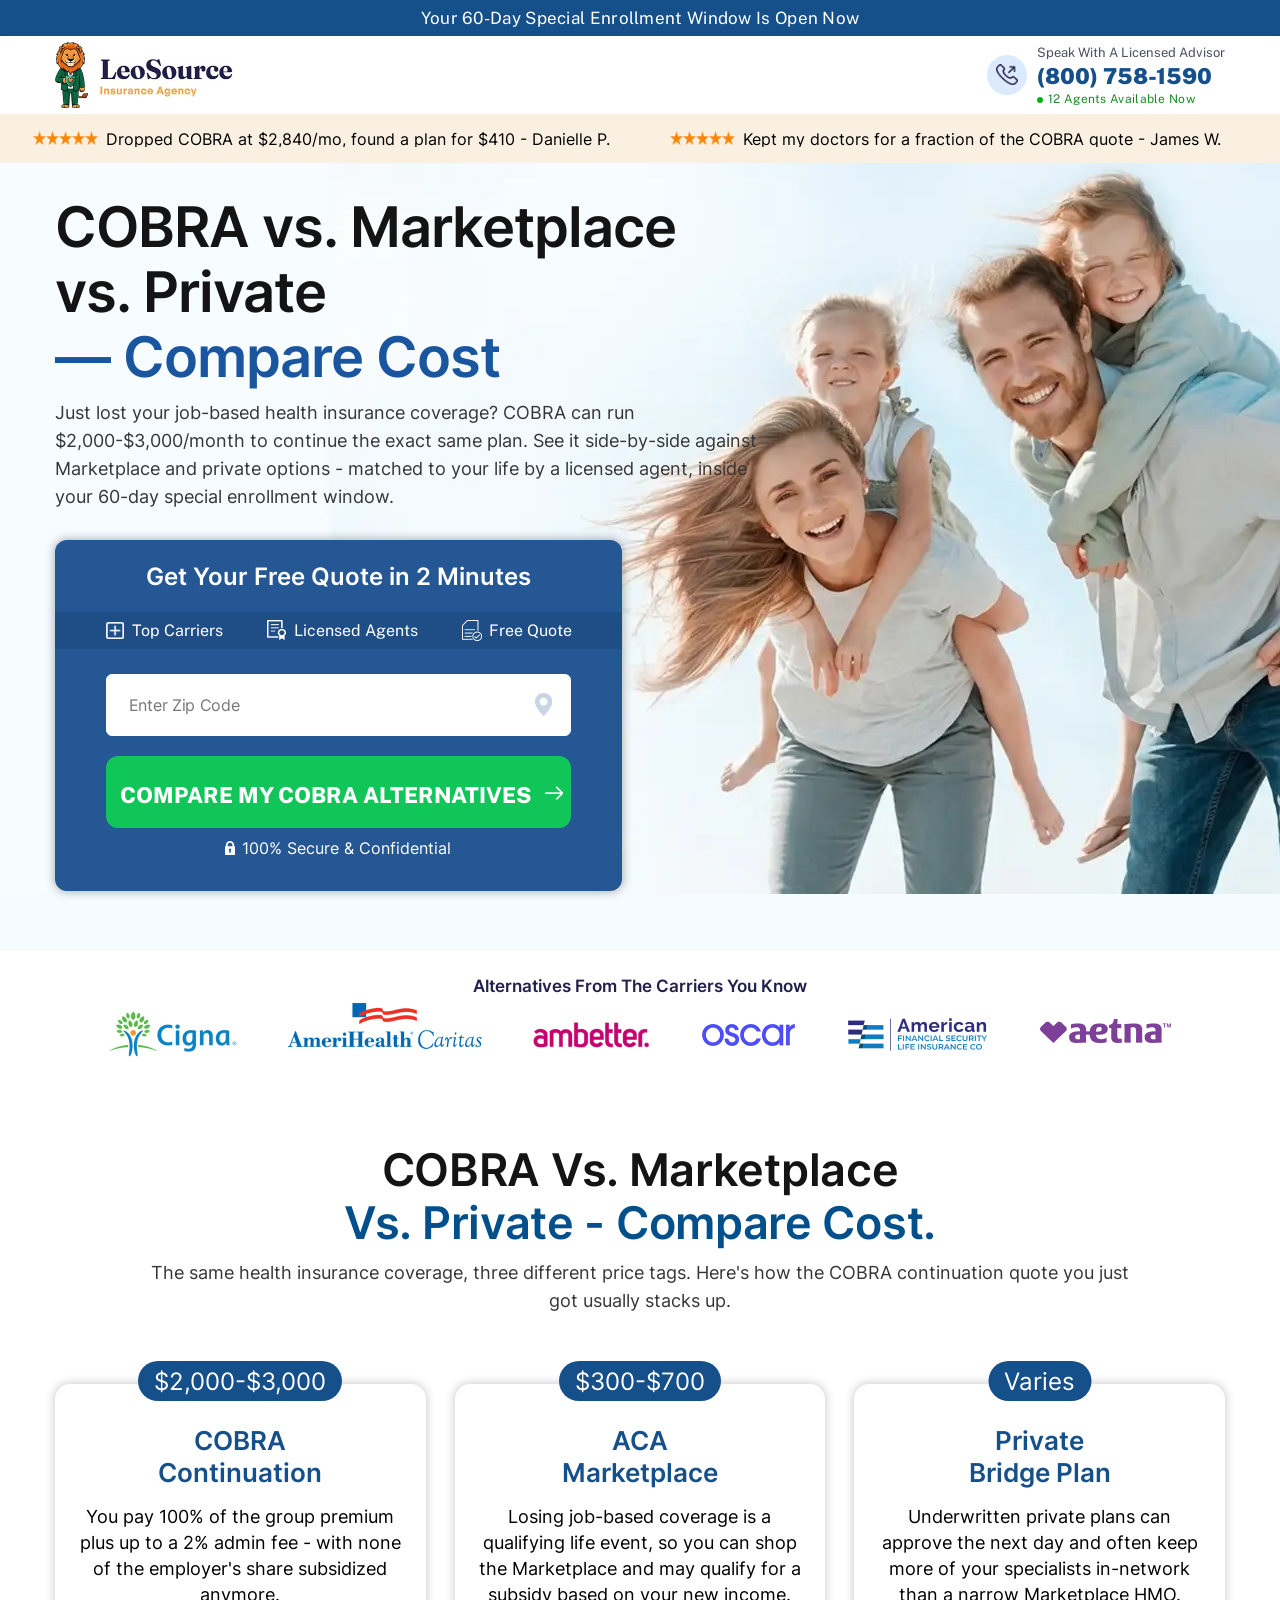
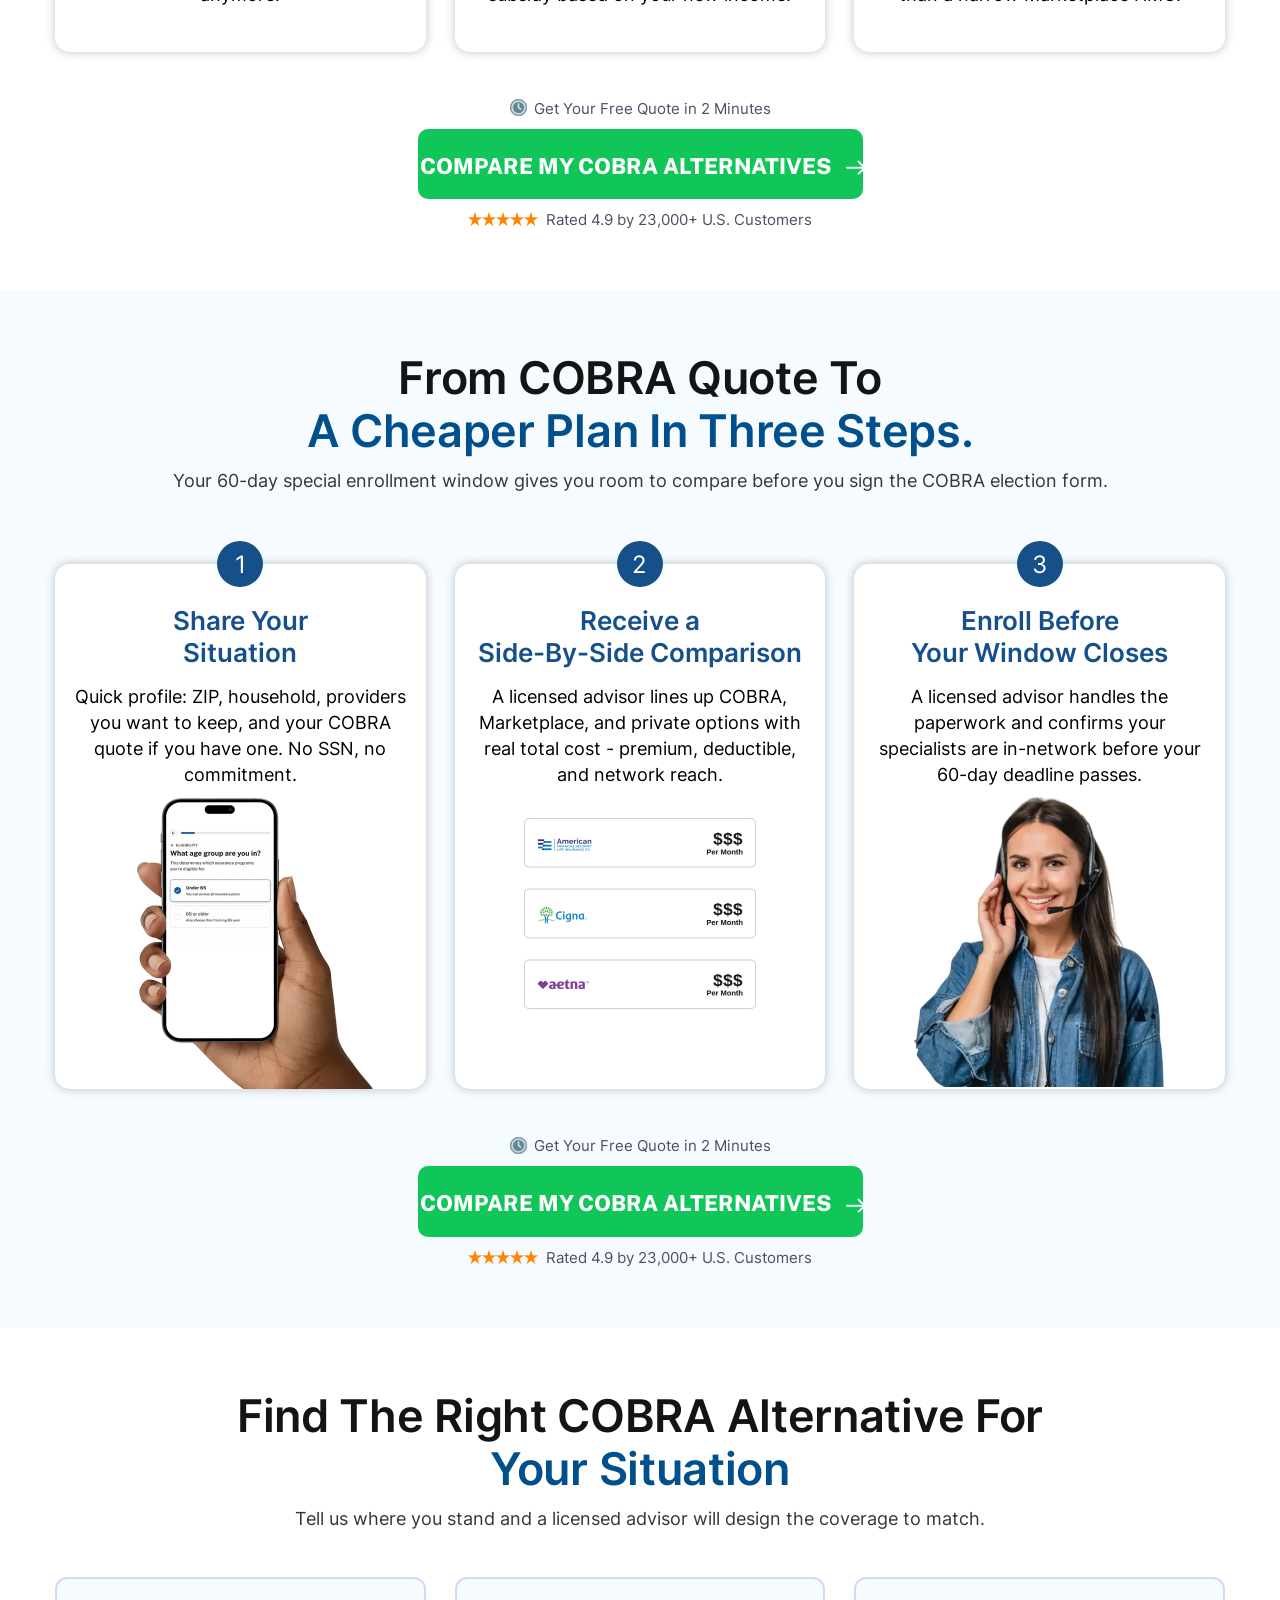
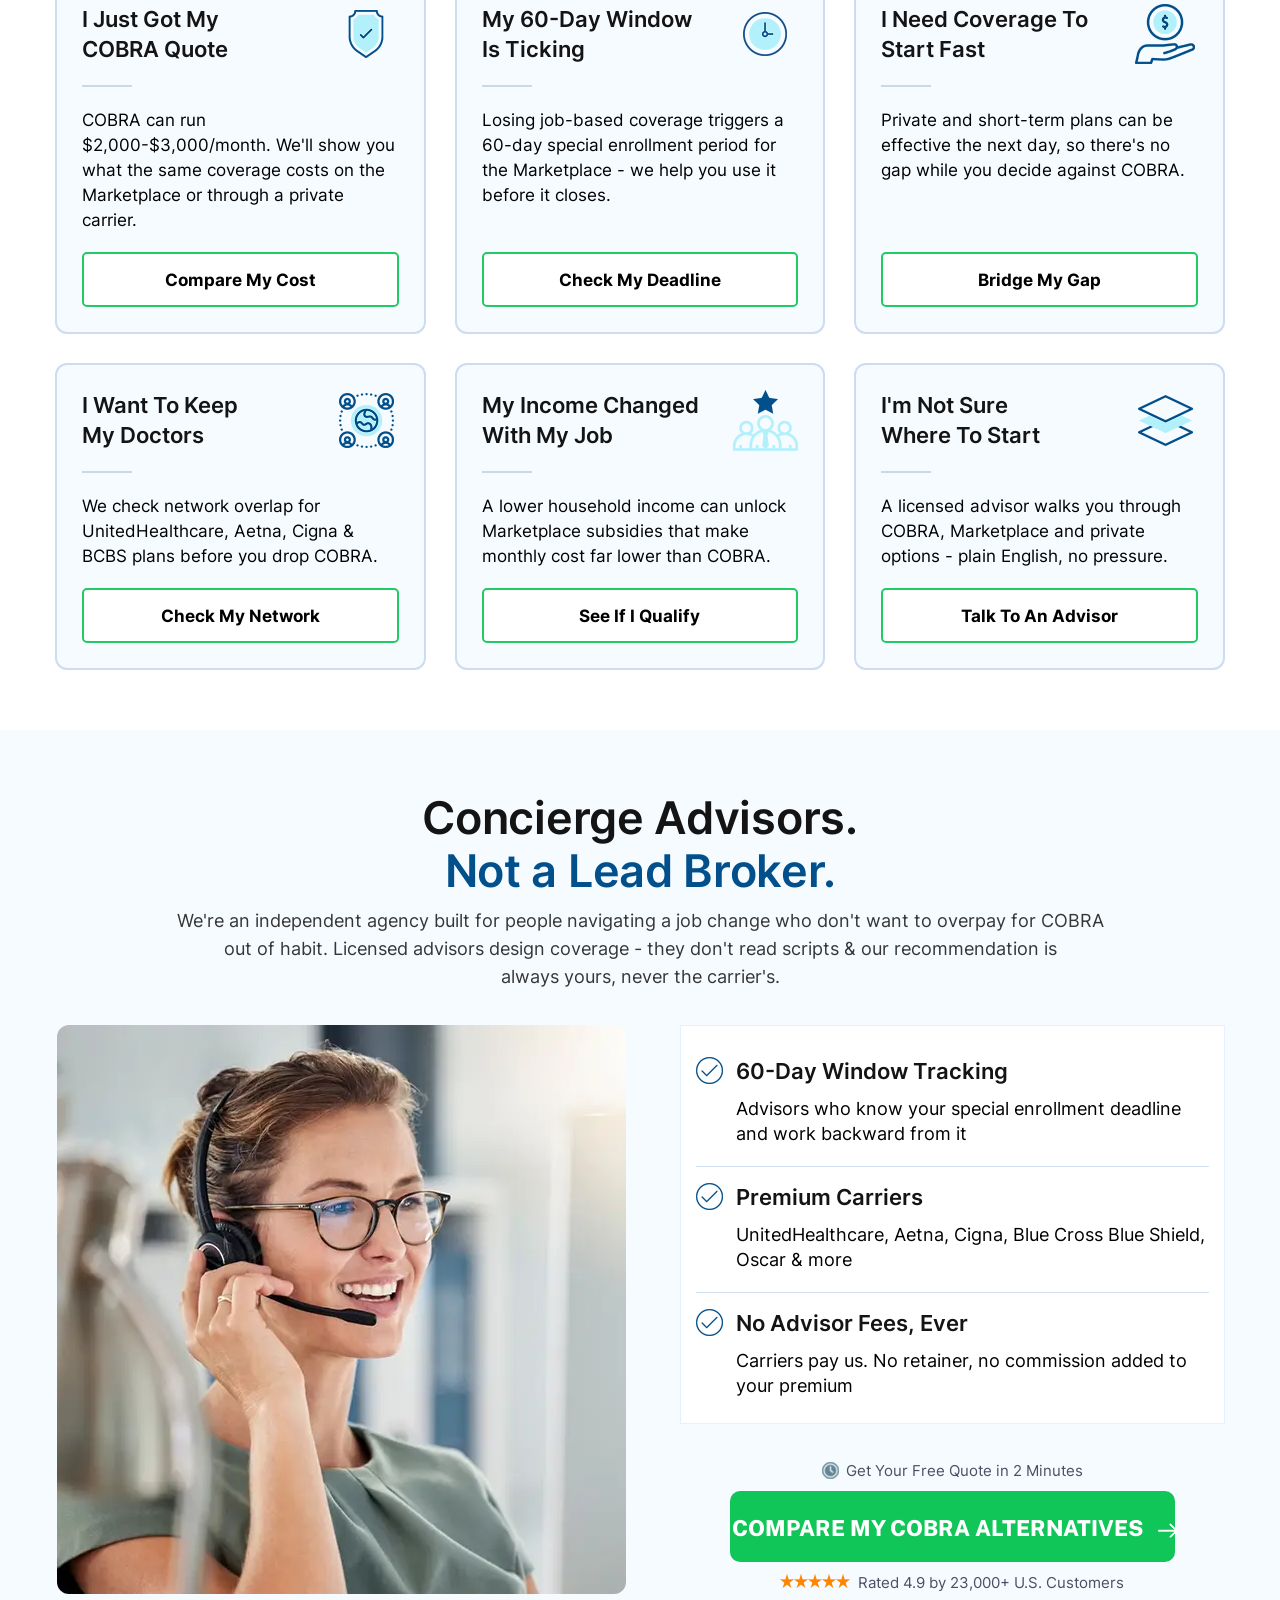
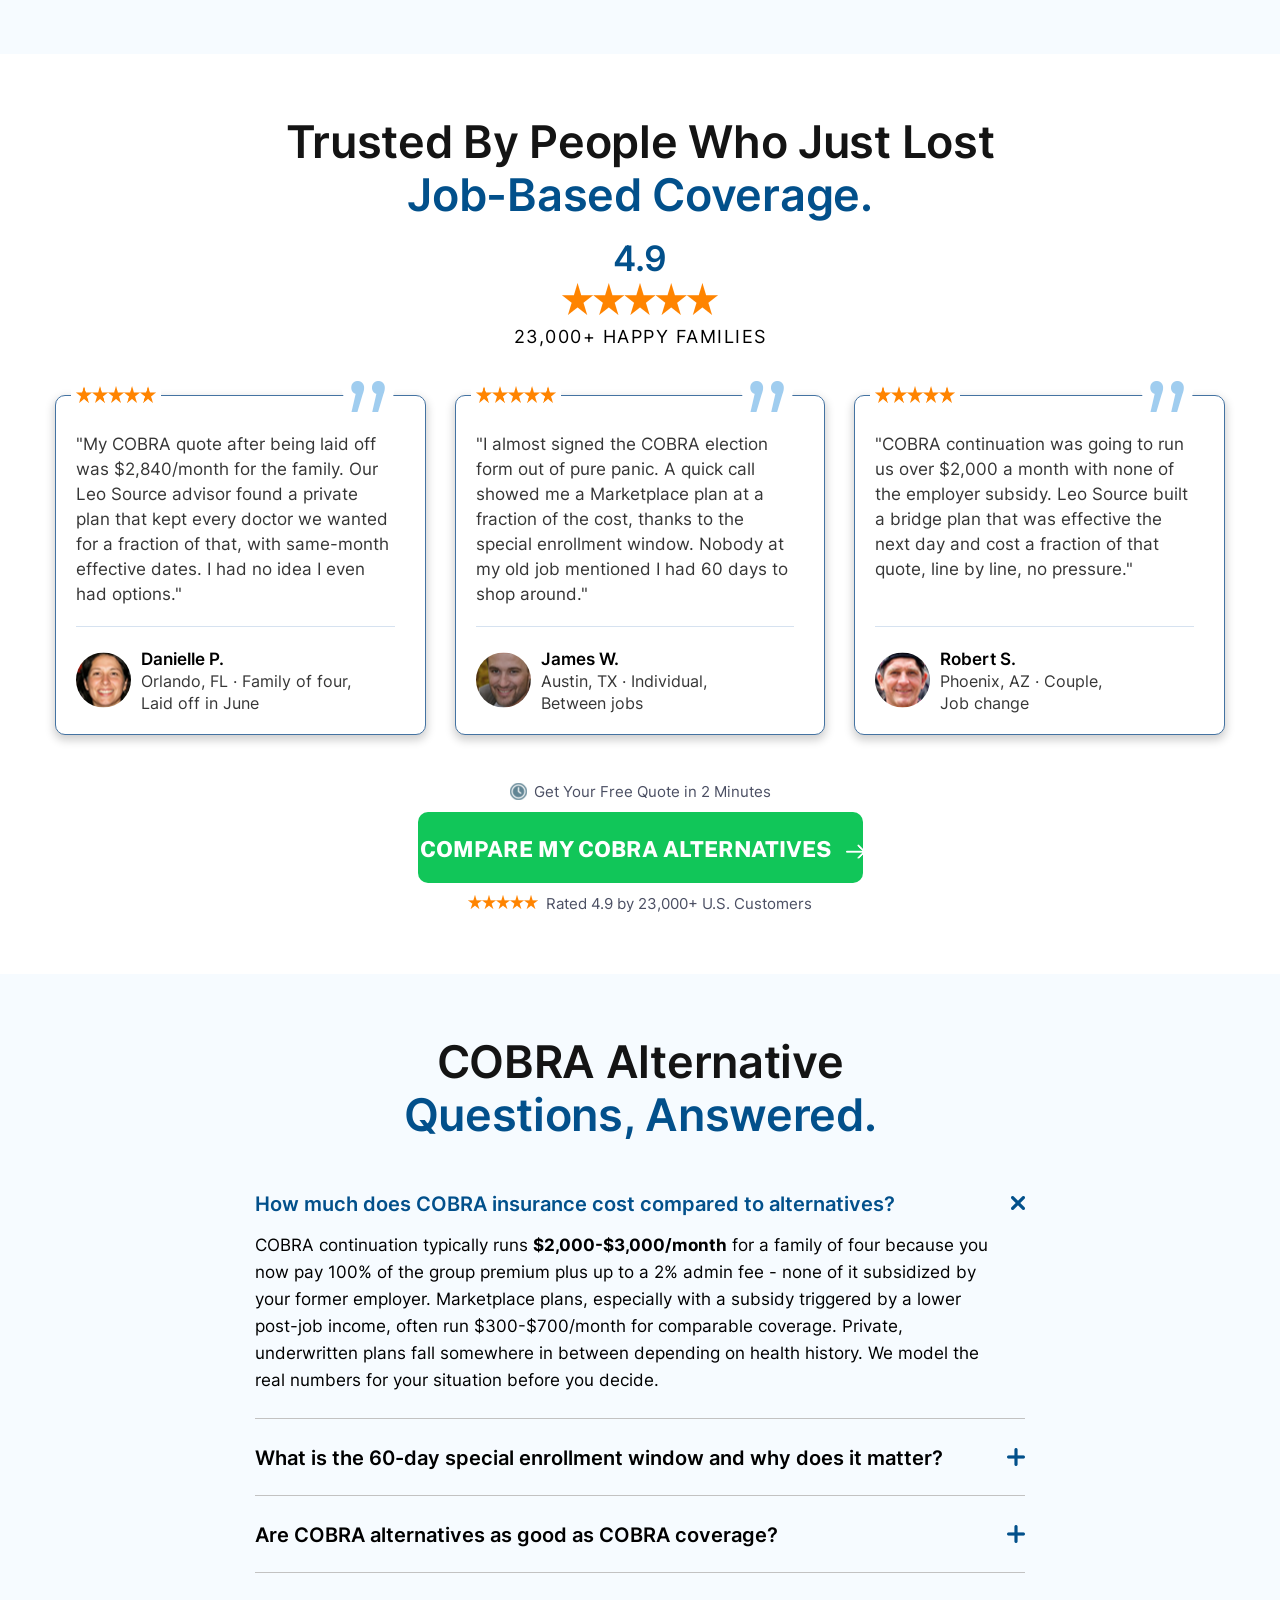
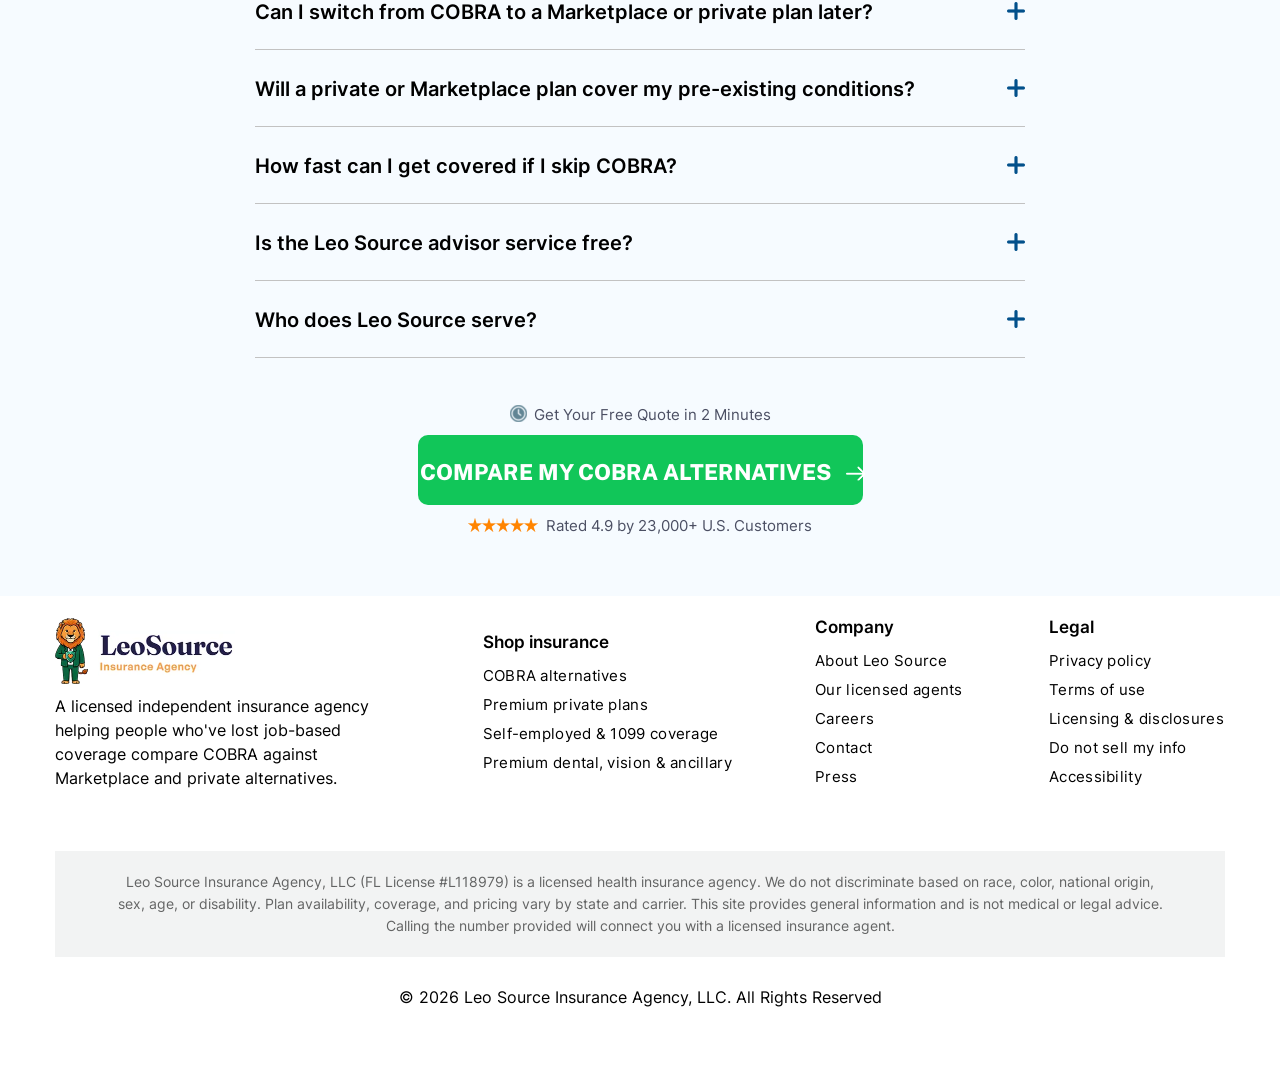
<file: cobra-alternatives.html>
<!doctype html>
<html>
<head>
<meta charset="utf-8">
<meta name="viewport" content="width=device-width, initial-scale=1.0">
<link rel="shortcut icon" type="image/x-icon" href="images/favicon.webp">
<title>COBRA Alternatives | COBRA vs. Marketplace Cost Comparison - LeoSource</title>
<meta name="description" content="COBRA continuation can run $2,000+/month. Compare COBRA cost vs. Marketplace and private plans side-by-side and find affordable coverage inside your 60-day special enrollment window.">
<link rel="canonical" href="https://shophealthrates.com/cobra-alternatives.html">
<meta name="robots" content="index, follow">

<!------css link---------->
<link rel="stylesheet" type="text/css" href="css/style.css">


<link rel="preload" href="css/Inter-Regular.woff2" as="font" type="font/woff2" crossorigin>
<link rel="preload" href="css/Inter-SemiBold.woff2" as="font" type="font/woff2" crossorigin>
<link rel="preload" href="css/Inter-Bold.woff2" as="font" type="font/woff2" crossorigin>
<link rel="preload" href="css/Inter-ExtraBold.woff2" as="font" type="font/woff2" crossorigin>
<link rel="preload" href="css/PublicSans-Regular.woff2" as="font" type="font/woff2" crossorigin>
<link rel="preload" href="css/PublicSans-Medium.woff2" as="font" type="font/woff2" crossorigin>
<link rel="preload" href="css/PublicSans-ExtraBold.woff2" as="font" type="font/woff2" crossorigin>
<link rel="preload" href="css/PublicSans-Black.woff2" as="font" type="font/woff2" crossorigin>

<!-- ========================== TRACKING CODES — DO NOT MODIFY ========================== -->
<!-- These scripts power paid ad attribution (ClickFlare, Ringba, Clarity).                -->
<!-- Removing or altering them will break conversion tracking and cost real ad dollars.     -->
<!-- If you need to change tracking, update AGENTS.md first and get explicit approval.      -->
<!-- ==================================================================================== -->

<!-- Ringba call tracking tag -->
<script src="//b-js.ringba.com/CA28ed4f20fb83474ba9ae68fe41e6ab78" async></script>

<script type="text/javascript">
    (function(c,l,a,r,i,t,y){
        c[a]=c[a]||function(){(c[a].q=c[a].q||[]).push(arguments)};
        t=l.createElement(r);t.async=1;t.src="https://www.clarity.ms/tag/"+i;
        y=l.getElementsByTagName(r)[0];y.parentNode.insertBefore(t,y);
    })(window, document, "clarity", "script", "x0ifuryqyz");
</script>

<!-- ======================== END TRACKING CODES ======================== -->

<!-- Google tag (gtag.js) -->
<script async src="https://www.googletagmanager.com/gtag/js?id=AW-18140219113"></script>
<script>
  window.dataLayer = window.dataLayer || [];
  function gtag(){dataLayer.push(arguments);}
  gtag('js', new Date());

  gtag('config', 'AW-18140219113');
</script>

<!-- Taboola Pixel Code -->
<script type='text/javascript'>
  window._tfa = window._tfa || [];
  window._tfa.push({notify: 'event', name: 'page_view', id: 2076128});
  !function (t, f, a, x) {
         if (!document.getElementById(x)) {
            t.async = 1;t.src = a;t.id=x;f.parentNode.insertBefore(t, f);
         }
  }(document.createElement('script'),
  document.getElementsByTagName('script')[0],
  '//cdn.taboola.com/libtrc/unip/2076128/tfa.js',
  'tb_tfa_script');
</script>
<!-- End of Taboola Pixel Code -->

</head>

<body>

<!-- ========================== TRACKING CODES — DO NOT MODIFY ========================== -->
<!-- UTM capture, ClickFlare tag, and ClickFlare→Ringba bridge below.                     -->
<!-- Removing or altering them will break conversion tracking and cost real ad dollars.     -->
<!-- ==================================================================================== -->

<!-- Capture UTM/tracking params from ad click into sessionStorage -->
<script>
(function() {
    try {
        if (!sessionStorage.getItem('landing_url')) {
            var params = new URLSearchParams(window.location.search);
            if (params.has('gclid') || params.has('cpid') || params.has('utm_source') || params.has('wbraid') || params.has('gbraid')) {
                sessionStorage.setItem('landing_url', window.location.href);
                params.forEach(function(value, key) {
                    sessionStorage.setItem('utm_' + key, value);
                });
            }
        }
    } catch (_) {} // sessionStorage throws when the browser blocks site data
})();
</script>

<!-- ClickFlare non-redirect tracking script -->
<script>!function(){"use strict";var t="lp_ref",n="cpid",e="lpurl",c="https://leosourceclick.com",r="(?<domain>http(?:s?)://[^/]*)".concat("/cf/click"),a="(?:(?:/(?<cta>[1-9][0-9]*)/?)|(?:/))?",i="^".concat(r).concat(a).concat("(?:$|(\\\\?.*))"),o='javascript:window.clickflare.l="(?<original_link>'.concat(r).concat(a,'("|(\\\\?[^"]*"))).*'),s=function(){return new RegExp(i,"")},u=function(){return new RegExp(o,"")};function l(t){var n=function(t){return t.replace(s(),(function(t){for(var n=[],e=1;e<arguments.length;e++)n[e-1]=arguments[e];var r=n[n.length-1].domain;return t.replace(r,c)}))}(t);return'javascript:window.clickflare.l="'.concat(n,'"; void 0;')}function d(t,n){if(n&&t&&n.apply(document,[t]),/loaded|interactive|complete/.test(document.readyState))for(var e=0,c=document.links.length;e<c;e++)if(s().test(document.links[e].href)){var r=document.links[e];window.clickflare.links_replaced.has(r)||(r.href=l(r.href),window.clickflare.links_replaced.add(r))}}var f,h,m,p;!function(r,a){var i=document.onreadystatechange;window.clickflare||(window.clickflare={listeners:{},customParams:{},links_replaced:new Set,addEventListener:function(t,n){var e=this.listeners[t]||[];e.includes(n)||e.push(n),this.listeners[t]=e},dispatchEvent:function(t,n){n&&(this.customParams[t]=n),(this.listeners[t]||[]).forEach((function(t){return t(n)}))},push:function(t,n){n&&(this.customParams[t]=n),(this.listeners[t]||[]).forEach((function(t){return t(n)}))}},document.onreadystatechange=function(t){return d(t,i)},d(null,i),setTimeout((function(){!function(r,a){var i,o=function(r,a){var i=new URL("".concat(c).concat(r));o=a,s="{",u=s+s,l="_",d=l+l,o.startsWith(u)||o.startsWith(d)||i.searchParams.set(n,a);var o,s,u,l,d;return i.searchParams.append(t,document.referrer),i.searchParams.append(e,location.href),i.searchParams.append("lpt",document.title),i.searchParams.append("t",(new Date).getTime().toString()),i.toString()}(r,a),s=document.createElement("script"),l=document.scripts[0];s.async=1,s.src=o,s.onerror=function(){!function(){for(var t=function(t,n){var e=document.links[t];u().test(decodeURI(e.href))&&setTimeout((function(){e&&e.setAttribute("href",function(t){var n=t.match(u());if(n){var e=(n.groups||{}).original_link;return e?e.slice(0,-1):t}return t}(decodeURI(e.href)))}))},n=0,e=document.links.length;n<e;n++)t(n)}()},null===(i=l.parentNode)||void 0===i||i.insertBefore(s,l)}(r,a)})))}("".concat("/cf/tags","/").concat(new URL(window.location.href).searchParams.get("cftmid")||"6a0fb09a5d264100123b892d"),(m=new URL(window.location.href).searchParams.get(n),f=new RegExp("(^| )".concat("cf_cpid","=([^;]+)")),p=(h=document.cookie.match(f))&&h.pop()||null,m||p||"__CAMPAIGN_ID__"))}();</script>

<!-- Bridge: pass ClickFlare click ID to Ringba -->
<script>
(function() {
  var intervalId = setInterval(function() {
    var cfClickId = (window.clickflare && window.clickflare.tracking_params && window.clickflare.tracking_params.click_id)
      || (document.cookie.match(/(^| )cf_click_id=([^;]+)/) || [])[2]
      || '';
    if (cfClickId) {
      (window._rgba_tags = (window._rgba_tags || [])).push({ type: "User", clickid: cfClickId });
      clearInterval(intervalId);
    }
  }, 500);
  setTimeout(function() { clearInterval(intervalId); }, 15000);
})();
</script>

<!-- ======================== END TRACKING CODES ======================== -->

<!-- TrustedForm -->
<script type="text/javascript">
  (function() {
    var tf = document.createElement('script');
    tf.type = 'text/javascript';
    tf.async = true;
    tf.src = ("https:" == document.location.protocol ? 'https' : 'http') +
      '://api.trustedform.com/trustedform.js?field=xxTrustedFormCertUrl&use_tagged_consent=true&l=' +
      new Date().getTime() + Math.random();
    var s = document.getElementsByTagName('script')[0]; s.parentNode.insertBefore(tf, s);
  })();
</script>
<noscript>
  <img src='https://api.trustedform.com/ns.gif' />
</noscript>
<!-- End TrustedForm -->

<!-------Top-Caption------->
<div class="top_caption">
    <div class="container">
        <p>Your 60-Day Special Enrollment Window Is Open Now</p>
    </div>
</div>

<!----------Header--------->
<div class="header">
    <div class="container">
		<div class="header_row">
        	<img src="images/logo.webp" alt="logo" class="logo">

            <a href="tel:+18007581590" class="header_right">
                <div class="header_call_icon">
                    <img src="images/call-icn.webp" alt="icon" class="header_call animated tada">
                </div>
                <div class="header_right_content">
                    <p class="header_right_text1">Speak with a Licensed Advisor</p>
                    <p class="header_right_text2">(800) 758-1590</p>
                    <p class="header_right_text3">12 Agents Available Now</p>
                </div>
            </a>

        </div>
    </div>
</div>

<!------Header-Strip------->
<div class="header_strip">
    <div class="header_strip_slider">
        <div class="header_strip_slider_inner">
            <div class="header_strip_slider_box">
                <p class="header_strip_text"><img src="images/star.webp" class="header_strip_icon" alt="icon">Dropped COBRA at $2,840/mo, found a plan for $410 - Danielle P.</p>
                <p class="header_strip_text"><img src="images/star.webp" class="header_strip_icon" alt="icon">Kept my doctors for a fraction of the COBRA quote - James W.</p>
                <p class="header_strip_text"><img src="images/star.webp" class="header_strip_icon" alt="icon">Approved the next day, no COBRA gap - Michael R.</p>
                <p class="header_strip_text"><img src="images/star.webp" class="header_strip_icon" alt="icon">Saved $2,200/mo switching off COBRA - Sarah M.</p>
                <p class="header_strip_text"><img src="images/star.webp" class="header_strip_icon" alt="icon">Didn't know I had 60 days to shop - Megan D.</p>
            </div>
        </div>

        <div class="header_strip_slider_inner">
            <div class="header_strip_slider_box">
                <p class="header_strip_text"><img src="images/star.webp" class="header_strip_icon" alt="icon">Dropped COBRA at $2,840/mo, found a plan for $410 - Danielle P.</p>
                <p class="header_strip_text"><img src="images/star.webp" class="header_strip_icon" alt="icon">Kept my doctors for a fraction of the COBRA quote - James W.</p>
                <p class="header_strip_text"><img src="images/star.webp" class="header_strip_icon" alt="icon">Approved the next day, no COBRA gap - Michael R.</p>
                <p class="header_strip_text"><img src="images/star.webp" class="header_strip_icon" alt="icon">Saved $2,200/mo switching off COBRA - Sarah M.</p>
                <p class="header_strip_text"><img src="images/star.webp" class="header_strip_icon" alt="icon">Didn't know I had 60 days to shop - Megan D.</p>
            </div>
        </div>
    </div>
</div>

<!---------Banner---------->
<div class="banner" id="form">
	<div class="container">
    	<div class="banner_content">
        	<h1 class="banner_heading">COBRA vs. Marketplace vs. Private <br><span>— Compare Cost</span></h1>
            <p class="banner_paragraph">Just lost your job-based health insurance coverage? COBRA can run $2,000-$3,000/month to continue the exact same plan. See it side-by-side against Marketplace and private options - matched to your life by a licensed agent, inside your 60-day special enrollment window.</p>
            <div class="banner_form_box">
                <p class="banner_form_box_heading">Get Your Free Quote in 2 Minutes</p>
                <div class="banner_list_box">
                    <ul class="banner_list">
                        <li>
                            <img src="images/bnr-list-icn1.webp" alt="icon">
                            <p>Top Carriers</p>
                        </li>
                        <li>
                            <img src="images/bnr-list-icn2.webp" alt="icon">
                            <p>Licensed Agents</p>
                        </li>
                        <li>
                            <img src="images/bnr-list-icn3.webp" alt="icon">
                            <p>Free Quote</p>
                        </li>
                    </ul>
                </div>
                <form action="quiz.html" method="get">
                    <div class="banner_form_box_inner">

                        <div class="form_element">
                            <input type="tel" name="zip" placeholder="Enter Zip Code" maxlength="5"  value="" class="input_field">
                        </div>
                        <div class="form_button_box">
                            <button type="submit" class="form_button">Compare My COBRA Alternatives<img src="images/btn-arw.webp" class="form_button_arrow" alt="icon"></button>
                            <p class="secure_text"><img src="images/lock-icn.webp" alt="icon">100% Secure & Confidential</p>
                        </div>

                    </div>
                </form>
            </div>
            <div class="show-mob">
                <a href="tel:+18007581590">
                    <div class="contact_box">
                        <p class="contact_box_heading"><span>For Immediate Assistance</span></p>
                        <div class="contact_deatils_box">
                            <div class="contact_deatils_left">
                                <img src="images/contact-icn.webp" class="contact_icon animated tada" alt="icon">
                            </div>
                            <div class="contact_deatils_right">
                                <p class="contact_deatils_text1">Speak with a Licensed Advisor</p>
                                <p class="contact_deatils_text2">(800) 758-1590</p>
                                <p class="contact_deatils_text3">12 Agents Available Now</p>
                            </div>
                        </div>
                    </div>
                </a>
            	<div class="mobile_banner_image_box">
            		<img src="images/mob-bnr-img.webp" class="mobile_banner_image" alt="image">
                </div>
            </div>
     	</div>
    </div>
</div>

<!-----Banner-Bottom------->
<div class="banner_bottom">
    <div class="container">
    	<p class="banner_bottom_heading">Alternatives From The Carriers You Know</p>
        <ul class="banner_bottom_list">
            <li><a href="quiz.html"><img src="images/bnr-btm-logo1.webp" class="banner_bottom_logo" alt="logo"></a></li>
            <li><a href="quiz.html"><img src="images/bnr-btm-logo2.webp" class="banner_bottom_logo" alt="logo"></a></li>
            <li><a href="quiz.html"><img src="images/bnr-btm-logo3.webp" class="banner_bottom_logo" alt="logo"></a></li>
            <li><a href="quiz.html"><img src="images/bnr-btm-logo4.webp" class="banner_bottom_logo" alt="logo"></a></li>
            <li><a href="quiz.html"><img src="images/bnr-btm-logo5.webp" class="banner_bottom_logo" alt="logo"></a></li>
            <li><a href="quiz.html"><img src="images/bnr-btm-logo6.webp" class="banner_bottom_logo" alt="logo"></a></li>
        </ul>
    </div>
</div>

<!-------Section-Compare (COBRA vs. Marketplace vs. Private)--------->
<div class="section2">
    <div class="container">
    	<h2 class="common_heading">COBRA Vs. Marketplace <br><span>Vs. Private - Compare Cost.</span></h2>
        <p class="common_paragraph">The same health insurance coverage, three different price tags. Here's how the COBRA continuation quote you just <br class="show-desk">got usually stacks up.</p>
		<div class="section1_row">
            <div class="section1_column" style="padding-bottom:35px;">
            	<p class="section1_column_number">$2,000-$3,000</p>
                <h3 class="section1_column_heading">COBRA <br>Continuation</h3>
                <p class="section1_column_paragraph">You pay 100% of the group premium plus up to a 2% admin fee - with none of the employer's share subsidized anymore.</p>
            </div>
            <div class="section1_column" style="padding-bottom:35px;">
            	<p class="section1_column_number">$300-$700</p>
                <h3 class="section1_column_heading">ACA <br>Marketplace</h3>
                <p class="section1_column_paragraph">Losing job-based coverage is a qualifying life event, so you can shop the Marketplace and may qualify for a subsidy based on your new income.</p>
            </div>
            <div class="section1_column" style="padding-bottom:35px;">
            	<p class="section1_column_number">Varies</p>
                <h3 class="section1_column_heading">Private <br>Bridge Plan</h3>
                <p class="section1_column_paragraph">Underwritten private plans can approve the next day and often keep more of your specialists in-network than a narrow Marketplace HMO.</p>
            </div>
        </div>
        <div class="clearall"></div>
        <div class="button_box">
        	<p class="button_text1"><img src="images/timer-icon.webp" class="button_text1_icon" alt="icon">Get Your Free Quote in 2 Minutes</p>
            <a href="javascript:bookmarkscroll.scrollTo('form')" class="common_button">Compare My COBRA Alternatives<img src="images/btn-arw.webp" class="button_arrow" alt="icon"></a>
            <p class="button_text2"><img src="images/btn-star.webp" class="button_text2_icon" alt="icon">Rated 4.9 by 23,000+ U.S. Customers</p>
        </div>
    </div>
</div>

<!-------Section-1--------->
<div class="section1">
    <div class="container">
    	<h2 class="common_heading">From COBRA Quote To <br><span>A Cheaper Plan In Three Steps.</span></h2>
        <p class="common_paragraph">Your 60-day special enrollment window gives you room to compare before you sign the COBRA election form.</p>
		<div class="section1_row">
            <div class="section1_column">
            	<p class="section1_column_number">1</p>
                <h3 class="section1_column_heading">Share Your <br>Situation</h3>
                <p class="section1_column_paragraph">Quick profile: ZIP, household, providers you want to keep, and your COBRA quote if you have one. No SSN, no commitment.</p>
                <a href="quiz.html"><img src="images/s1-col-img1.webp" class="section1_column_image section1_column_image1" alt="image"></a>
            </div>
            <div class="section1_column">
            	<p class="section1_column_number">2</p>
                <h3 class="section1_column_heading">Receive a <br>Side-By-Side Comparison</h3>
                <p class="section1_column_paragraph">A licensed advisor lines up COBRA, Marketplace, and private options with real total cost - premium, deductible, and network reach.</p>
                <a href="quiz.html"><img src="images/s1-col-img2.png" class="section1_column_image section1_column_image2" alt="image"></a>
            </div>
            <div class="section1_column">
            	<p class="section1_column_number">3</p>
                <h3 class="section1_column_heading">Enroll Before <br>Your Window Closes</h3>
                <p class="section1_column_paragraph">A licensed advisor handles the paperwork and confirms your specialists are in-network before your 60-day deadline passes.</p>
               	<a href="quiz.html"><img src="images/s1-col-img3.webp" class="section1_column_image section1_column_image3" alt="image"></a>
            </div>
        </div>
        <div class="clearall"></div>
        <div class="button_box">
        	<p class="button_text1"><img src="images/timer-icon.webp" class="button_text1_icon" alt="icon">Get Your Free Quote in 2 Minutes</p>
            <a href="javascript:bookmarkscroll.scrollTo('form')" class="common_button">Compare My COBRA Alternatives<img src="images/btn-arw.webp" class="button_arrow" alt="icon"></a>
            <p class="button_text2"><img src="images/btn-star.webp" class="button_text2_icon" alt="icon">Rated 4.9 by 23,000+ U.S. Customers</p>
        </div>
    </div>
</div>

<!-------Section-2--------->
<div class="section2">
    <div class="container">
    	<h2 class="common_heading">Find The Right COBRA Alternative For <br><span>Your Situation</span></h2>
        <p class="common_paragraph">Tell us where you stand and a licensed advisor will design the coverage to match.</p>
		<div class="section2_row">
            <div class="section2_column">
            	<div class="section2_column_top">
                	<h3 class="section2_column_heading">I Just Got My <br>COBRA Quote</h3>
                    <div class="section_column_icon_box">
                    	<img src="images/s2-col-icn1.webp" class="section2_column_icon" alt="icon">
                    </div>
                </div>
                <div class="section2_column_line"></div>
                <p class="section2_column_paragraph">COBRA can run $2,000-$3,000/month. We'll show you what the same coverage costs on the Marketplace or through a private carrier.</p>
                <a href="quiz.html" class="section2_column_button">Compare My Cost</a>
            </div>
            <div class="section2_column">
            	<div class="section2_column_top">
                	<h3 class="section2_column_heading">My 60-Day Window <br>Is Ticking</h3>
                    <div class="section_column_icon_box">
                    	<img src="images/s2-col-icn2.webp" class="section2_column_icon" alt="icon">
                    </div>
                </div>
                <div class="section2_column_line"></div>
                <p class="section2_column_paragraph">Losing job-based coverage triggers a 60-day special enrollment period for the Marketplace - we help you use it before it closes.</p>
                <a href="quiz.html" class="section2_column_button">Check My Deadline</a>
            </div>
            <div class="section2_column">
            	<div class="section2_column_top">
                	<h3 class="section2_column_heading">I Need Coverage To <br>Start Fast</h3>
                    <div class="section_column_icon_box">
                    	<img src="images/s2-col-icn3.webp" class="section2_column_icon" alt="icon">
                    </div>
                </div>
                <div class="section2_column_line"></div>
                <p class="section2_column_paragraph">Private and short-term plans can be effective the next day, so there's no gap while you decide against COBRA.</p>
                <a href="quiz.html" class="section2_column_button">Bridge My Gap</a>
            </div>
            <div class="section2_column">
            	<div class="section2_column_top">
                	<h3 class="section2_column_heading">I Want To Keep <br>My Doctors</h3>
                    <div class="section_column_icon_box">
                    	<img src="images/s2-col-icn4.webp" class="section2_column_icon" alt="icon">
                    </div>
                </div>
                <div class="section2_column_line"></div>
                <p class="section2_column_paragraph">We check network overlap for UnitedHealthcare, Aetna, Cigna & BCBS plans before you drop COBRA.</p>
                <a href="quiz.html" class="section2_column_button">Check My Network</a>
            </div>
            <div class="section2_column">
            	<div class="section2_column_top">
                	<h3 class="section2_column_heading">My Income Changed <br>With My Job</h3>
                    <div class="section_column_icon_box">
                    	<img src="images/s2-col-icn5.webp" class="section2_column_icon" alt="icon">
                    </div>
                </div>
                <div class="section2_column_line"></div>
                <p class="section2_column_paragraph">A lower household income can unlock Marketplace subsidies that make monthly cost far lower than COBRA.</p>
                <a href="quiz.html" class="section2_column_button">See If I Qualify</a>
            </div>
            <div class="section2_column">
            	<div class="section2_column_top">
                	<h3 class="section2_column_heading">I'm Not Sure <br>Where To Start</h3>
                    <div class="section_column_icon_box">
                    	<img src="images/s2-col-icn6.webp" class="section2_column_icon" alt="icon">
                    </div>
                </div>
                <div class="section2_column_line"></div>
                <p class="section2_column_paragraph">A licensed advisor walks you through COBRA, Marketplace and private options - plain English, no pressure.</p>
                <a href="quiz.html" class="section2_column_button">Talk To An Advisor</a>
            </div>
    	</div>
    </div>
</div>

<!-------Section-3--------->
<div class="section3">
    <div class="container">
    	<h2 class="common_heading">Concierge Advisors. <br><span>Not a Lead Broker.</span></h2>
        <p class="common_paragraph">We're an independent agency built for people navigating a job change who don't want to overpay for COBRA <br class="show-desk">out of habit. Licensed advisors design coverage - they don't read scripts & our recommendation is <br class="show-desk">always yours, never the carrier's.</p>
		<div class="section3_content">
        	<div class="section3_content_left hide-mob">
            	<img src="images/s3-img.webp" class="section3_image" alt="image">
            </div>
        	<div class="section3_content_right">
            	<div class="show-mob">
                    <div class="section3_image_box">
                        <img src="images/s3-img-mob.webp" class="mobile_section3_image" alt="image">
                    </div>
                </div>
            	<div class="section3_list_box">
                    <ul class="section3_list">
                        <li>
                            <h3 class="section3_list_heading">60-Day Window Tracking</h3>
                            <p class="section3_list_paragraph">Advisors who know your special enrollment deadline and work backward from it</p>
                        </li>
                        <li>
                            <h3 class="section3_list_heading">Premium Carriers</h3>
                            <p class="section3_list_paragraph">UnitedHealthcare, Aetna, Cigna, Blue Cross Blue Shield, Oscar & more</p>
                        </li>
                        <li>
                            <h3 class="section3_list_heading">No Advisor Fees, Ever</h3>
                            <p class="section3_list_paragraph">Carriers pay us. No retainer, no commission added to your premium</p>
                        </li>
                    </ul>
                </div>
                <div class="clearall"></div>
                <div class="button_box">
                    <p class="button_text1"><img src="images/timer-icon.webp" class="button_text1_icon" alt="icon">Get Your Free Quote in 2 Minutes</p>
                    <a href="javascript:bookmarkscroll.scrollTo('form')" class="common_button">Compare My COBRA Alternatives<img src="images/btn-arw.webp" class="button_arrow" alt="icon"></a>
                    <p class="button_text2"><img src="images/btn-star.webp" class="button_text2_icon" alt="icon">Rated 4.9 by 23,000+ U.S. Customers</p>
                </div>
        	</div>
    	</div>
    </div>
</div>

<!-------Section-4--------->
<div class="section4">
    <div class="container">
    	<h2 class="common_heading">Trusted By People Who Just Lost <br><span>Job-Based Coverage.</span></h2>
		<div class="rating_box">
        	<p class="rating_text1">4.9</p>
            <img src="images/star.webp" class="rating_star" alt="icon">
        	<p class="rating_text2">23,000+ Happy Families</p>
        </div>

        <div class="testimonial_row">
        	<div class="testimonial_column">
            	<div class="testimonial_star_box">
                	<img src="images/star.webp" class="testimonial_star" alt="icon">
                </div>
                <img src="images/quote.webp" class="testimonial_quote" alt="icon">
                <p class="testimonial_column_paragraph">"My COBRA quote after being laid off was $2,840/month for the family. Our Leo Source advisor found a private plan that kept every doctor we wanted for a fraction of that, with same-month effective dates. I had no idea I even had options."</p>
                <div class="testimonial_user_details">
                	<img src="images/testi-user-img1.webp" class="testimonial_user_image" alt="image">
                	<p class="testimonial_user_name"><span>Danielle P.</span><br>Orlando, FL · Family of four, <br>Laid off in June</p>
                </div>
            </div>
            <div class="testimonial_column">
                <div class="testimonial_star_box">
                	<img src="images/star.webp" class="testimonial_star" alt="icon">
                </div>
                <img src="images/quote.webp" class="testimonial_quote" alt="icon">
                <p class="testimonial_column_paragraph">"I almost signed the COBRA election form out of pure panic. A quick call showed me a Marketplace plan at a fraction of the cost, thanks to the special enrollment window. Nobody at my old job mentioned I had 60 days to shop around."</p>
                <div class="testimonial_user_details">
                	<img src="images/testi-user-img2.webp" class="testimonial_user_image" alt="image">
                	<p class="testimonial_user_name"><span>James W.</span><br>Austin, TX · Individual, <br>Between jobs</p>
                </div>
            </div>
            <div class="testimonial_column">
                <div class="testimonial_star_box">
                	<img src="images/star.webp" class="testimonial_star" alt="icon">
                </div>
                <img src="images/quote.webp" class="testimonial_quote" alt="icon">
                <p class="testimonial_column_paragraph">"COBRA continuation was going to run us over $2,000 a month with none of the employer subsidy. Leo Source built a bridge plan that was effective the next day and cost a fraction of that quote, line by line, no pressure."</p>
                <div class="testimonial_user_details">
                	<img src="images/testi-user-img3.webp" class="testimonial_user_image" alt="image">
                	<p class="testimonial_user_name"><span>Robert S.</span><br>Phoenix, AZ · Couple, <br>Job change</p>
                </div>
            </div>
		</div>
        <div class="clearall"></div>
        <div class="button_box">
        	<p class="button_text1"><img src="images/timer-icon.webp" class="button_text1_icon" alt="icon">Get Your Free Quote in 2 Minutes</p>
            <a href="javascript:bookmarkscroll.scrollTo('form')" class="common_button">Compare My COBRA Alternatives<img src="images/btn-arw.webp" class="button_arrow" alt="icon"></a>
            <p class="button_text2"><img src="images/btn-star.webp" class="button_text2_icon" alt="icon">Rated 4.9 by 23,000+ U.S. Customers</p>
        </div>
    </div>
</div>

<!-------Section-5--------->
<div class="section5">
    <div class="container">
    	<h2 class="common_heading">COBRA Alternative <br><span>Questions, Answered.</span></h2>
        <div class="faq-box">
            <div class="faq-row">
                <h3 class="accordion acdn-heading accordion-open">How much does COBRA insurance cost compared to alternatives?</h3>
                <div class="acdn-content">
                    <p class="acdn-para">COBRA continuation typically runs <strong>$2,000-$3,000/month</strong> for a family of four because you now pay 100% of the group premium plus up to a 2% admin fee - none of it subsidized by your former employer. Marketplace plans, especially with a subsidy triggered by a lower post-job income, often run $300-$700/month for comparable coverage. Private, underwritten plans fall somewhere in between depending on health history. We model the real numbers for your situation before you decide.</p>
                </div>
            </div>

            <div class="faq-row">
                <h3 class="accordion acdn-heading">What is the 60-day special enrollment window and why does it matter?</h3>
                <div class="acdn-content" style="display: none;">
                    <p class="acdn-para">Losing job-based health coverage is a qualifying life event that opens a <strong>60-day special enrollment period</strong> for the ACA Marketplace - separate from COBRA's own 60-day election deadline. Missing it means waiting for the next Open Enrollment window, so it's worth comparing your options before that clock runs out, not after you've already signed the COBRA paperwork.</p>
                </div>
            </div>

            <div class="faq-row">
                <h3 class="accordion acdn-heading">Are COBRA alternatives as good as COBRA coverage?</h3>
                <div class="acdn-content" style="display: none;">
                    <p class="acdn-para">Often better on network access, sometimes narrower - it depends on the plan. COBRA continues your exact former employer plan, so the network doesn't change. Marketplace and private alternatives can match or exceed that network, and premium private plans from national carriers frequently offer broader specialist access than a regional Marketplace HMO. We compare network overlap for your specific doctors before you switch.</p>
                </div>
            </div>

            <div class="faq-row">
                <h3 class="accordion acdn-heading">Can I switch from COBRA to a Marketplace or private plan later?</h3>
                <div class="acdn-content" style="display: none;">
                    <p class="acdn-para">Generally only at your next Marketplace Open Enrollment or if you have another qualifying life event - not any time you choose. That's why comparing cost and coverage during your initial 60-day window, before electing COBRA, is the cheapest time to make this decision.</p>
                </div>
            </div>

            <div class="faq-row">
                <h3 class="accordion acdn-heading">Will a private or Marketplace plan cover my pre-existing conditions?</h3>
                <div class="acdn-content" style="display: none;">
                    <p class="acdn-para">Yes. Fully ACA-compliant Marketplace and off-exchange private plans cannot deny coverage or charge more for pre-existing conditions. Short-term medical plans, by contrast, can exclude them - your advisor will flag this clearly before you enroll in anything short-term.</p>
                </div>
            </div>

            <div class="faq-row">
                <h3 class="accordion acdn-heading">How fast can I get covered if I skip COBRA?</h3>
                <div class="acdn-content" style="display: none;">
                    <p class="acdn-para">Marketplace plans triggered by a qualifying life event typically start the 1st of the month after you enroll. Private, underwritten bridge plans can be effective as soon as the next day - useful if there's a short gap between your last day of employer coverage and a new plan's start date.</p>
                </div>
            </div>

            <div class="faq-row">
                <h3 class="accordion acdn-heading">Is the Leo Source advisor service free?</h3>
                <div class="acdn-content" style="display: none;">
                    <p class="acdn-para">Yes. Our concierge advisors are compensated directly by carriers - there's no separate fee, retainer, or commission added to your premium. You get a side-by-side COBRA comparison and licensed advisor expertise without paying for it.</p>
                </div>
            </div>

            <div class="faq-row">
                <h3 class="accordion acdn-heading">Who does Leo Source serve?</h3>
                <div class="acdn-content" style="display: none;">
                    <p class="acdn-para">Leo Source focuses exclusively on Americans <strong>ages 18-64,</strong> including people who've recently lost job-based coverage and are comparing COBRA against Marketplace and private alternatives.</p>
                </div>
            </div>
        </div>
        <div class="clearall"></div>
        <div class="button_box">
        	<p class="button_text1"><img src="images/timer-icon.webp" class="button_text1_icon" alt="icon">Get Your Free Quote in 2 Minutes</p>
            <a href="javascript:bookmarkscroll.scrollTo('form')" class="common_button">Compare My COBRA Alternatives<img src="images/btn-arw.webp" class="button_arrow" alt="icon"></a>
            <p class="button_text2"><img src="images/btn-star.webp" class="button_text2_icon" alt="icon">Rated 4.9 by 23,000+ U.S. Customers</p>
        </div>
    </div>
</div>

<!---------Footer---------->
<div class="footer">
    <div class="container">
        <div class="footer_links_inner">
            <div class="footer_links_column footer_links_column1">
                <a href="#"><img src="images/logo.webp" class="footer_logo"  alt="logo"></a>
                <p class="footer_links_text">A licensed independent insurance agency helping people who've lost job-based coverage compare COBRA against Marketplace and private alternatives.</p>

            </div>

            <div class="footer_links_column footer_links_column2">
                <p class="footer_links_heading">Shop insurance</p>
                <ul class="footer_links_list">
                    <li><a href="quiz.html">COBRA alternatives</a></li>
                    <li><a href="quiz.html">Premium private plans</a></li>
                    <li><a href="quiz.html">Self-employed & 1099 coverage</a></li>
                    <li><a href="quiz.html">Premium dental, vision & ancillary</a></li>
                </ul>
            </div>

            <div class="footer_links_column footer_links_column3">
                <p class="footer_links_heading">Company</p>
                <ul class="footer_links_list">
                    <li><a href="#">About Leo Source</a></li>
                    <li><a href="#">Our licensed agents</a></li>
                    <li><a href="#">Careers</a></li>
                    <li><a href="#">Contact</a></li>
                    <li><a href="#">Press</a></li>
                </ul>
            </div>

            <div class="footer_links_column footer_links_column4">
                <p class="footer_links_heading">Legal</p>
                <ul class="footer_links_list">
                    <li><a href="privacy.html" target="_blank">Privacy policy</a></li>
                    <li><a href="term.html" target="_blank">Terms of use</a></li>
                    <li><a href="#">Licensing & disclosures</a></li>
                    <li><a href="#">Do not sell my info</a></li>
                    <li><a href="#">Accessibility</a></li>
                </ul>
            </div>
        </div>

        <div class="footer_note_box">
        	<p>Leo Source Insurance Agency, LLC (FL License #L118979) is a licensed health insurance agency. We do not discriminate based on race, color, national origin,
sex, age, or disability. Plan availability, coverage, and pricing vary by state and carrier. This site provides general information and is not medical or legal advice. Calling the number provided will connect you with a licensed insurance agent.</p>
        </div>
       <p class="footer_text">&copy; <script type="text/javascript">var year = new Date();document.write(year.getFullYear());</script> Leo Source Insurance Agency, LLC. <br class="show-mob">All Rights Reserved</p>
    </div>
</div>

<!---------Script---------->
<script type="text/javascript" src="js/jquery-3.6.0.min.js"></script>
<script type="text/javascript" src="js/bookmarkscroll.js"></script>
<script type="text/javascript">

$(document).ready(function(e){

	//accordion JS
	$(".accordion").click(function() {

		var questionDiv = $(this);
		var answerDiv   = $(this).next('.acdn-content');
		var idx = $('.acdn-content').index(answerDiv);

		$('.acdn-content').each(function(index, ansDiv) {
            if(index != idx && $(ansDiv).is(':visible')) {
				$(ansDiv).slideUp(500, function() {
					$(ansDiv).prev('.accordion').removeClass('accordion-open');
				});
			}
        });

		if (answerDiv.is(':visible')) {
			answerDiv.stop().slideUp(500, function() {
				questionDiv.removeClass('accordion-open');
			});
		} else {
		  questionDiv.addClass('accordion-open');
		  answerDiv.stop().slideDown(500);
		}
	});
});

</script>

<!-- ========================== TRACKING CODES — DO NOT MODIFY ========================== -->
<!-- Connect Streams module (commented out on this page — see note). Do not remove.        -->
<!-- ==================================================================================== -->

<!-- Connect Streams Module — COMMENTED OUT: requires a phone number to render.
     The lightbox is a callback widget (rings the user's phone), so it only works
     on post-form pages where we have the lead's number. To enable here, build a
     custom click-to-call popup instead.

<div class="g3cm_holder" data-module="1966" data-showoninit="false" data-conversionid="" data-destination="" data-destinationext="" data-followup="" style="display:none;">Thank you for your inquiry. A representative will be in contact with you shortly.</div>

<script type="text/javascript">
window.g3cm = window.g3cm || function () { (g3cm.q = g3cm.q || []).push(arguments) };
g3cm('loadjquery', 'false');
g3cm('send', 'init');

(function() {
    var shown = sessionStorage.getItem('cs_shown');
    if (shown) return;

    function showPopup() {
        if (sessionStorage.getItem('cs_shown')) return;
        sessionStorage.setItem('cs_shown', '1');
        g3cm('show');
    }

    setTimeout(showPopup, 10000);

    document.documentElement.addEventListener('mouseleave', function(e) {
        if (e.clientY <= 0) showPopup();
    });
})();
</script>
<script src="https://api.connectstreams.com/js/connectme-v3.min.js" async="async"></script>
-->

<!-- ======================== END TRACKING CODES ======================== -->

<!-- Carry ad-click params (gclid/campaignid/keyword/etc.) forward into quiz.html.
     The zip form (method=get) and the CTA links otherwise navigate to a bare
     quiz.html, so the ClickFlare tag re-fires on the quiz with no ad params and the
     lead conversion loses keyword/campaign/gclid. We read the original landing URL
     captured in sessionStorage and (a) inject hidden inputs into the quiz form and
     (b) append the params to every quiz.html link. Does NOT touch tracking blocks. -->
<script>
(function () {
    try {
        var landing = sessionStorage.getItem('landing_url');
        var src = new URLSearchParams(landing ? new URL(landing).search : window.location.search);
        var KEEP = ['gclid','wbraid','gbraid','cpid','campaignid','adgroupid','creative','keyword',
                    'matchtype','network','placement','targetid','loc_physical_ms','loc_interest_ms',
                    'gad_source','gad_campaignid','utm_source','utm_medium','utm_campaign','utm_term','utm_content'];
        var carry = new URLSearchParams();
        KEEP.forEach(function (k) { var v = src.get(k); if (v) carry.set(k, v); });
        if (carry.toString() === '') return; // nothing to carry (organic/direct)
        // (a) zip form (GET): hidden inputs become query params on submit
        document.querySelectorAll('form[action^="quiz.html"]').forEach(function (f) {
            carry.forEach(function (v, k) {
                if (f.querySelector('input[name="' + k + '"]')) return;
                var inp = document.createElement('input');
                inp.type = 'hidden'; inp.name = k; inp.value = v;
                f.appendChild(inp);
            });
        });
        // (b) CTA links to quiz.html
        document.querySelectorAll('a[href^="quiz.html"]').forEach(function (a) {
            var href = a.getAttribute('href') || 'quiz.html';
            var qi = href.indexOf('?');
            var base = qi > -1 ? href.slice(0, qi) : href;
            var merged = new URLSearchParams(qi > -1 ? href.slice(qi + 1) : '');
            carry.forEach(function (v, k) { if (!merged.has(k)) merged.set(k, v); });
            a.setAttribute('href', base + '?' + merged.toString());
        });
    } catch (_) {}
})();
</script>
</body>
</html>
</file>
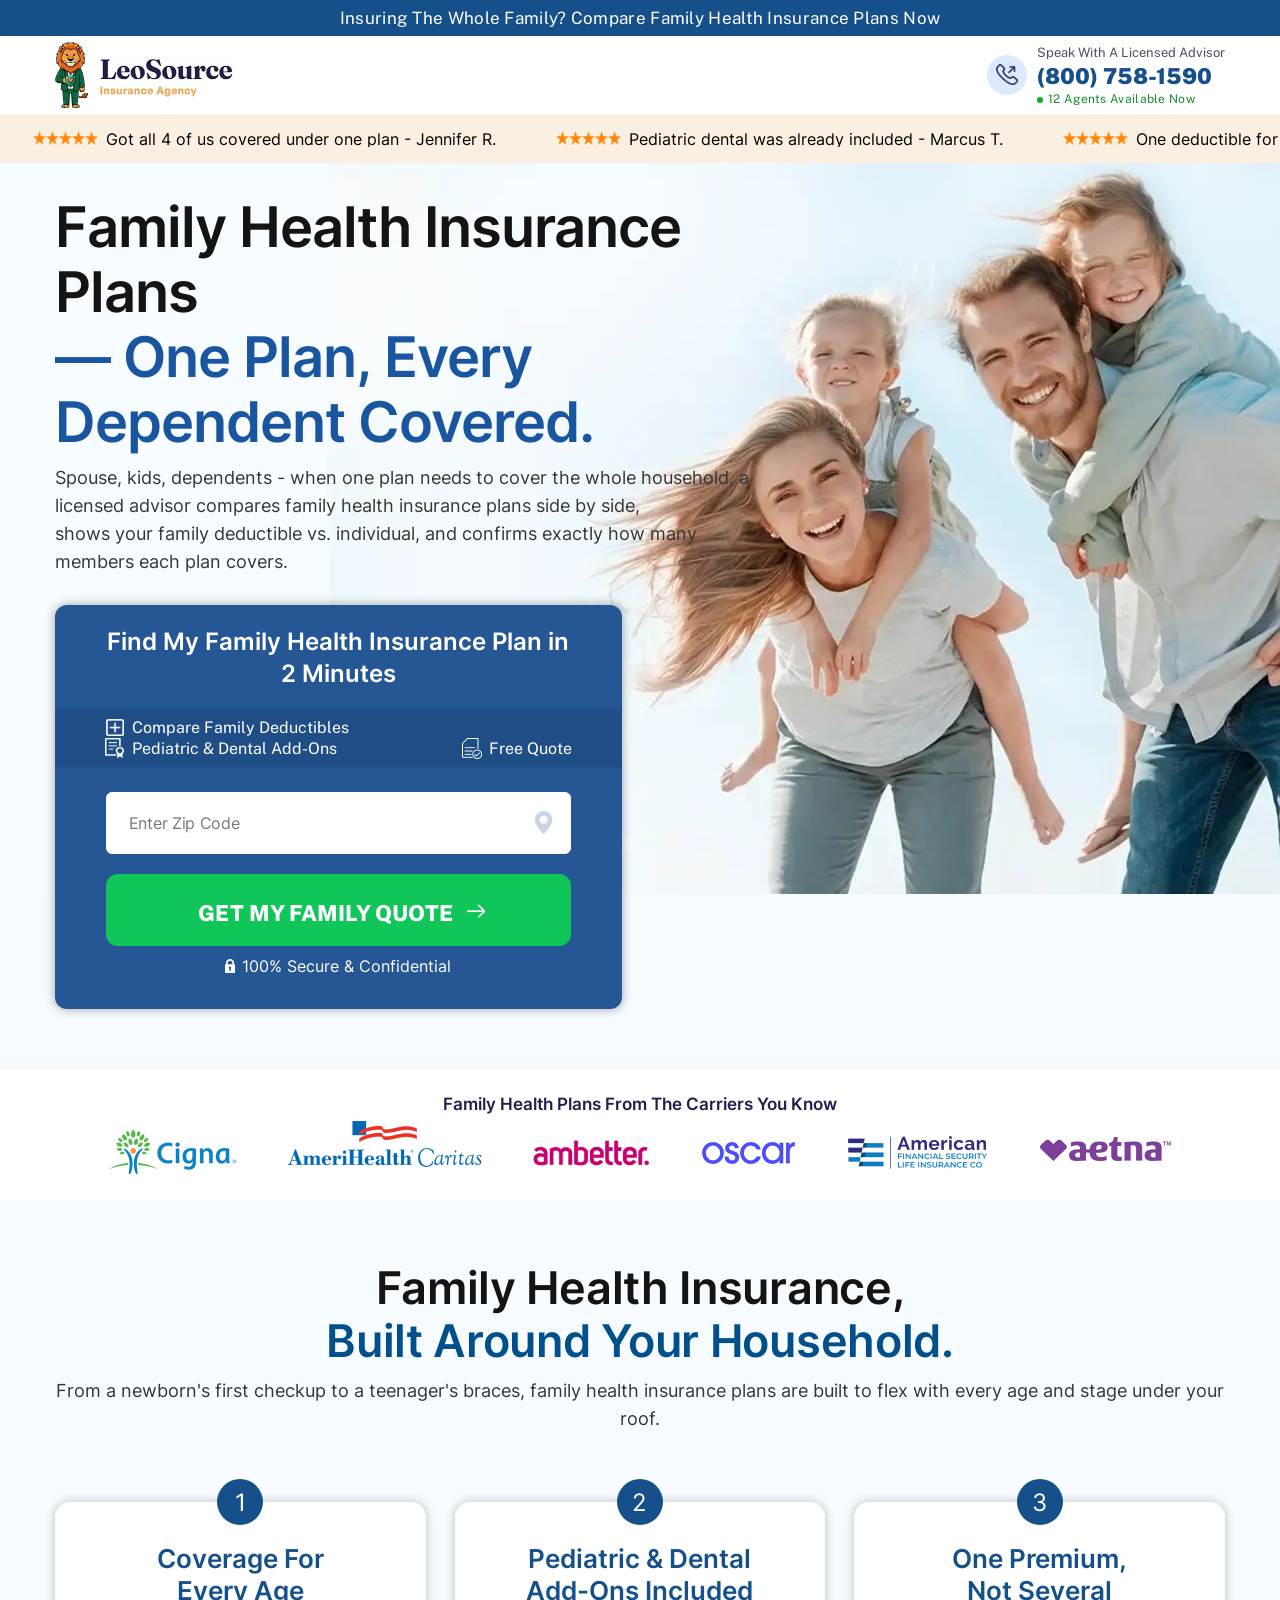
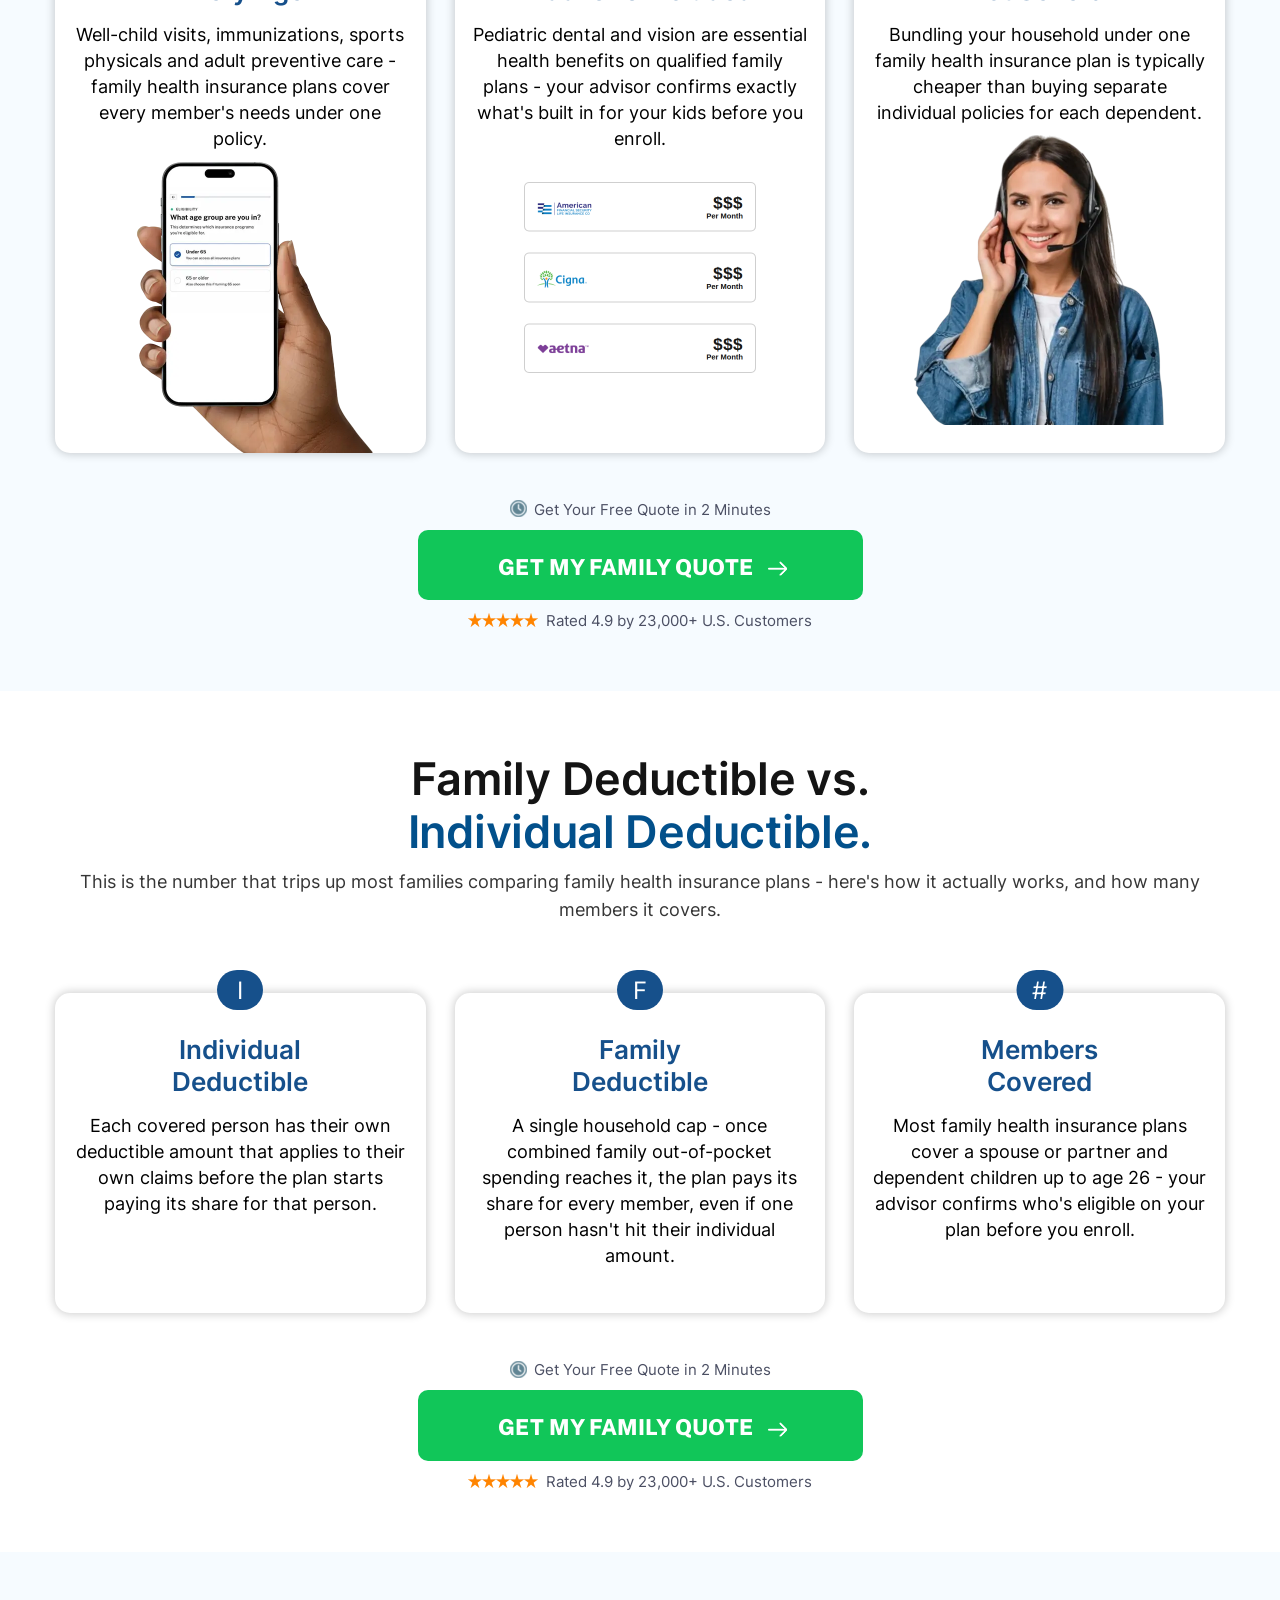
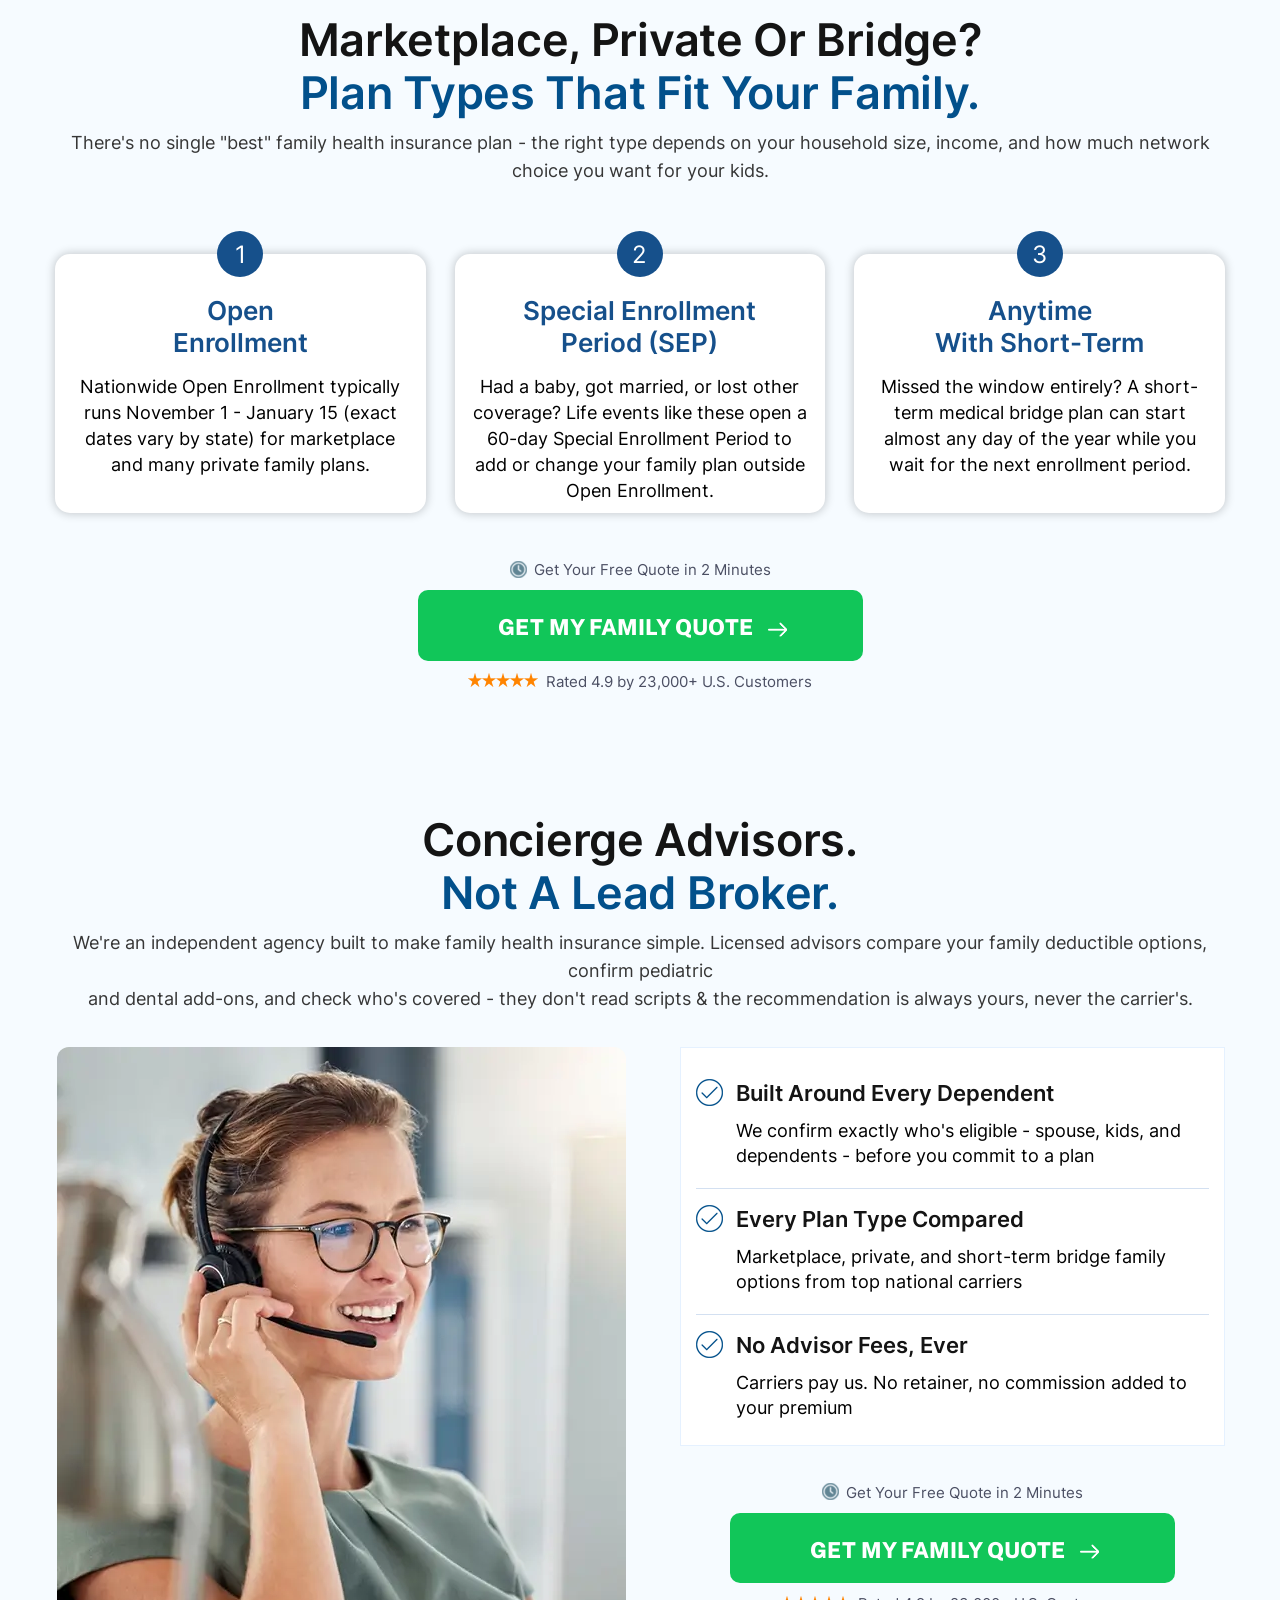
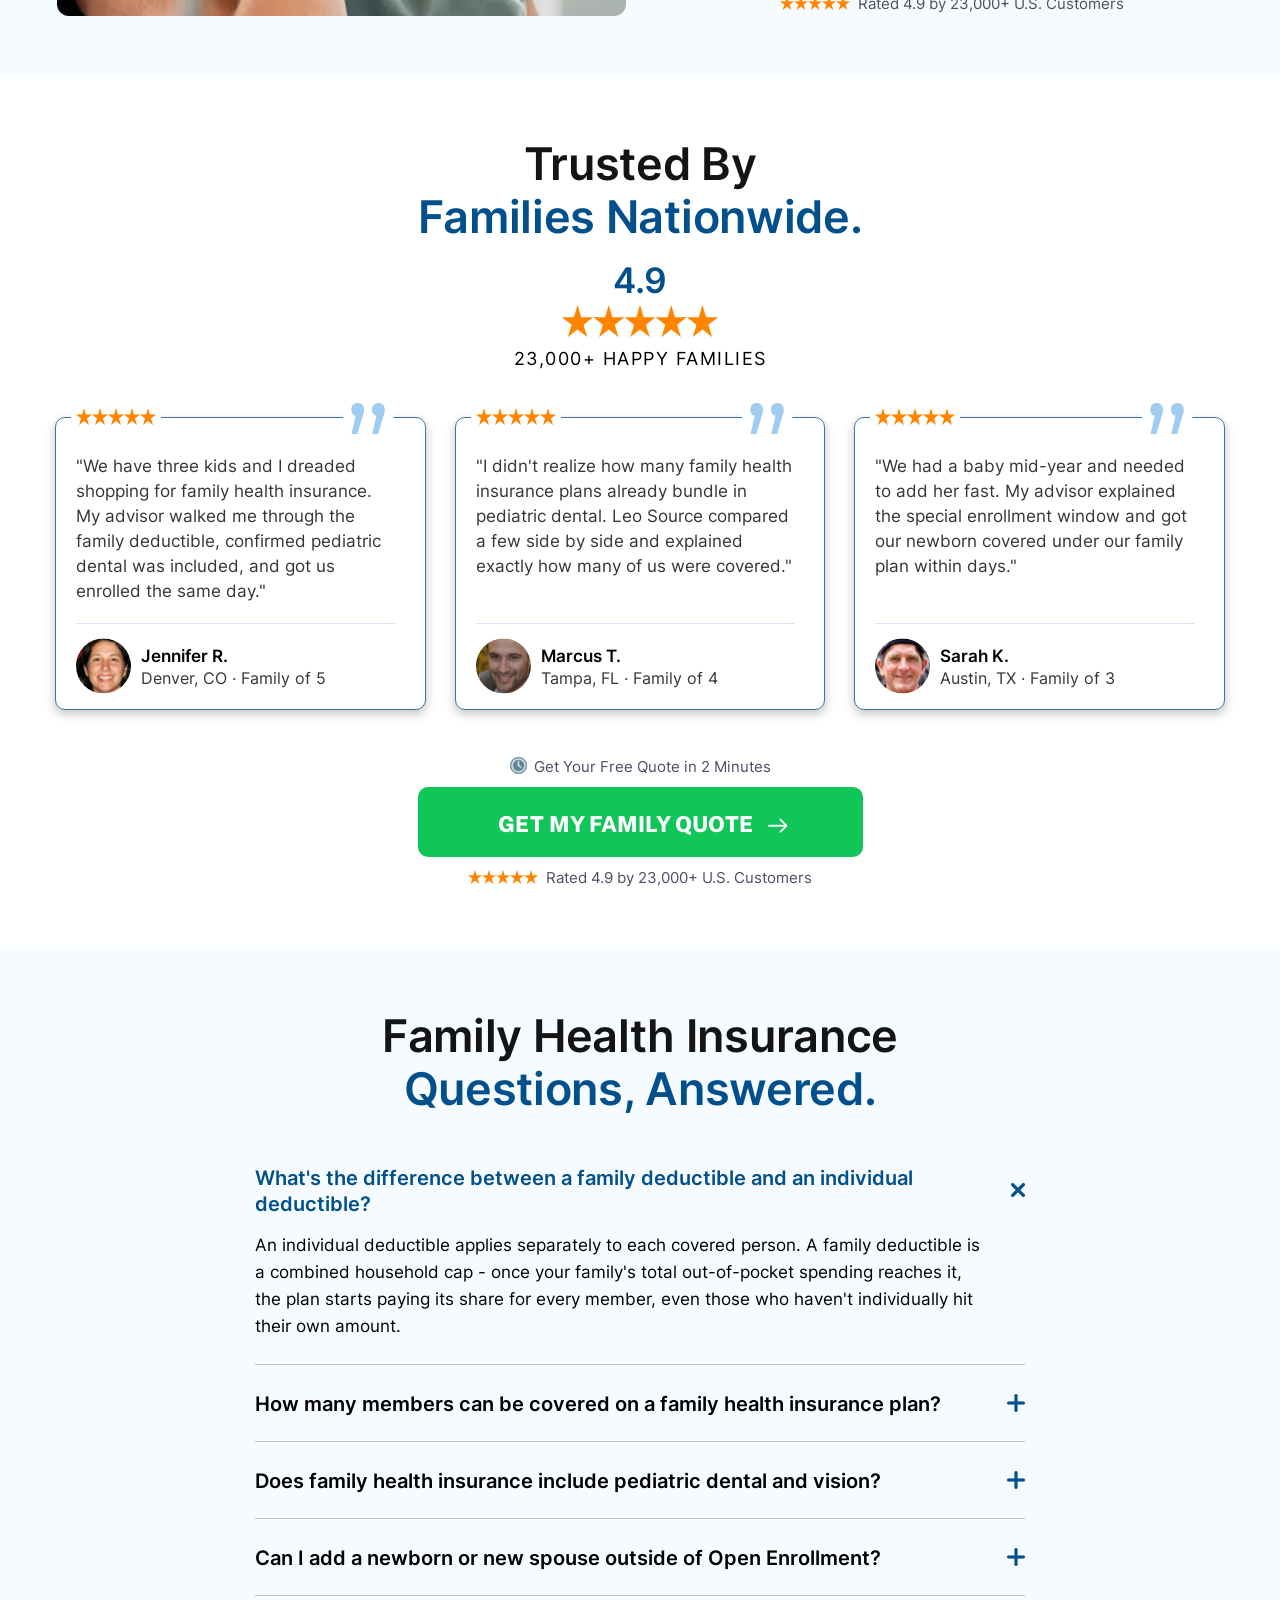
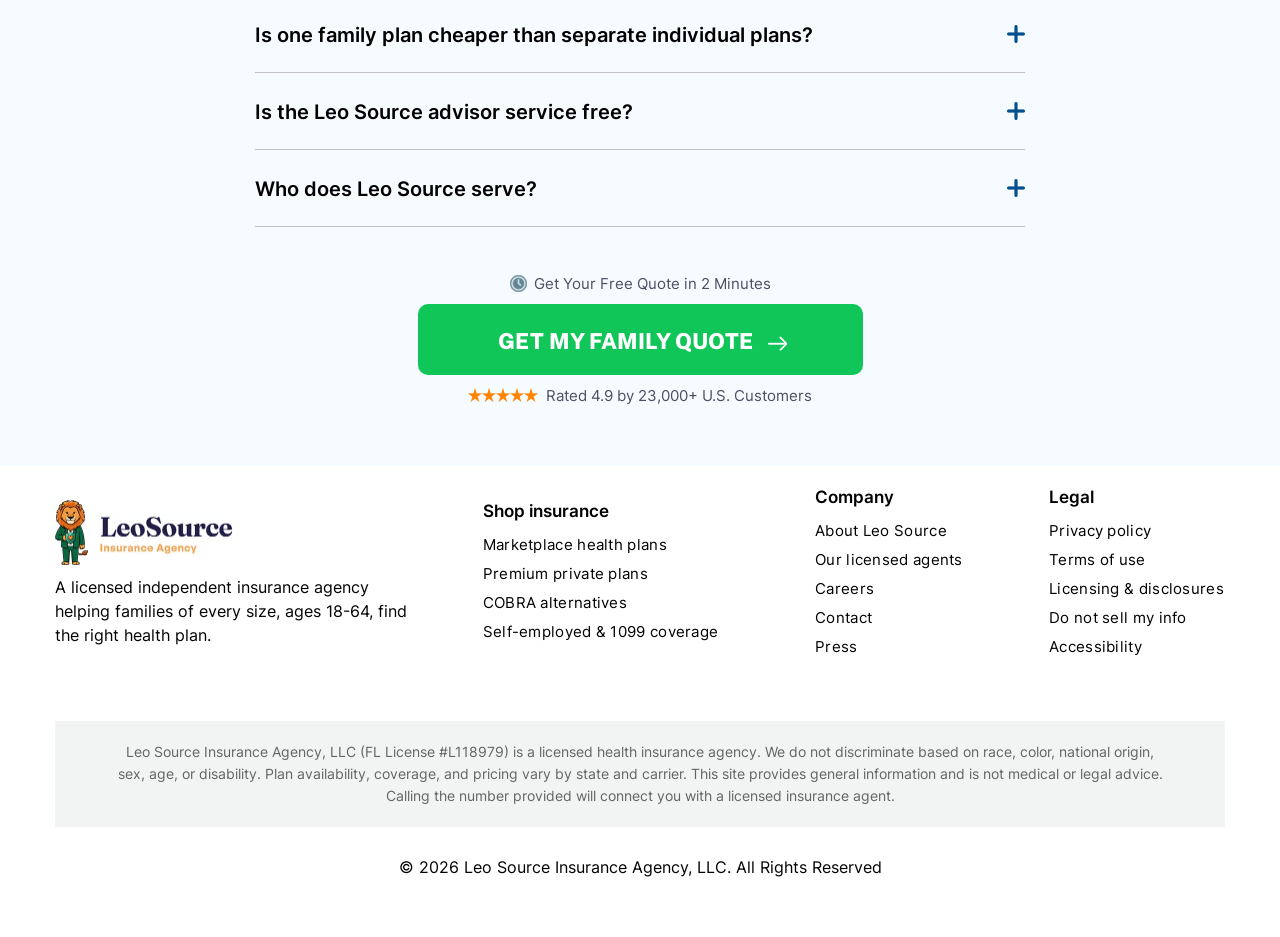
<file: family-health-insurance.html>
<!doctype html>
<html>
<head>
<meta charset="utf-8">
<meta name="viewport" content="width=device-width, initial-scale=1.0">
<link rel="shortcut icon" type="image/x-icon" href="images/favicon.webp">
<title>Family Health Insurance Plans - LeoSource</title>
<meta name="description" content="Compare family health insurance plans and see coverage for every dependent. Check family deductible vs. individual, how many members are covered, and pediatric & dental add-ons. Get your free family quote in minutes.">
<link rel="canonical" href="https://shophealthrates.com/family-health-insurance.html">
<meta name="robots" content="index, follow">

<!------css link---------->
<link rel="stylesheet" type="text/css" href="css/style.css">


<link rel="preload" href="css/Inter-Regular.woff2" as="font" type="font/woff2" crossorigin>
<link rel="preload" href="css/Inter-SemiBold.woff2" as="font" type="font/woff2" crossorigin>
<link rel="preload" href="css/Inter-Bold.woff2" as="font" type="font/woff2" crossorigin>
<link rel="preload" href="css/Inter-ExtraBold.woff2" as="font" type="font/woff2" crossorigin>
<link rel="preload" href="css/PublicSans-Regular.woff2" as="font" type="font/woff2" crossorigin>
<link rel="preload" href="css/PublicSans-Medium.woff2" as="font" type="font/woff2" crossorigin>
<link rel="preload" href="css/PublicSans-ExtraBold.woff2" as="font" type="font/woff2" crossorigin>
<link rel="preload" href="css/PublicSans-Black.woff2" as="font" type="font/woff2" crossorigin>

<!-- ========================== TRACKING CODES — DO NOT MODIFY ========================== -->
<!-- These scripts power paid ad attribution (ClickFlare, Ringba, Clarity).                -->
<!-- Removing or altering them will break conversion tracking and cost real ad dollars.     -->
<!-- If you need to change tracking, update AGENTS.md first and get explicit approval.      -->
<!-- ==================================================================================== -->

<!-- Ringba call tracking tag -->
<script src="//b-js.ringba.com/CA28ed4f20fb83474ba9ae68fe41e6ab78" async></script>

<script type="text/javascript">
    (function(c,l,a,r,i,t,y){
        c[a]=c[a]||function(){(c[a].q=c[a].q||[]).push(arguments)};
        t=l.createElement(r);t.async=1;t.src="https://www.clarity.ms/tag/"+i;
        y=l.getElementsByTagName(r)[0];y.parentNode.insertBefore(t,y);
    })(window, document, "clarity", "script", "x0ifuryqyz");
</script>

<!-- ======================== END TRACKING CODES ======================== -->

<!-- Google tag (gtag.js) -->
<script async src="https://www.googletagmanager.com/gtag/js?id=AW-18140219113"></script>
<script>
  window.dataLayer = window.dataLayer || [];
  function gtag(){dataLayer.push(arguments);}
  gtag('js', new Date());

  gtag('config', 'AW-18140219113');
</script>

<!-- Taboola Pixel Code -->
<script type='text/javascript'>
  window._tfa = window._tfa || [];
  window._tfa.push({notify: 'event', name: 'page_view', id: 2076128});
  !function (t, f, a, x) {
         if (!document.getElementById(x)) {
            t.async = 1;t.src = a;t.id=x;f.parentNode.insertBefore(t, f);
         }
  }(document.createElement('script'),
  document.getElementsByTagName('script')[0],
  '//cdn.taboola.com/libtrc/unip/2076128/tfa.js',
  'tb_tfa_script');
</script>
<!-- End of Taboola Pixel Code -->

</head>

<body>

<!-- ========================== TRACKING CODES — DO NOT MODIFY ========================== -->
<!-- UTM capture, ClickFlare tag, and ClickFlare→Ringba bridge below.                     -->
<!-- Removing or altering them will break conversion tracking and cost real ad dollars.     -->
<!-- ==================================================================================== -->

<!-- Capture UTM/tracking params from ad click into sessionStorage -->
<script>
(function() {
    try {
        if (!sessionStorage.getItem('landing_url')) {
            var params = new URLSearchParams(window.location.search);
            if (params.has('gclid') || params.has('cpid') || params.has('utm_source') || params.has('wbraid') || params.has('gbraid')) {
                sessionStorage.setItem('landing_url', window.location.href);
                params.forEach(function(value, key) {
                    sessionStorage.setItem('utm_' + key, value);
                });
            }
        }
    } catch (_) {} // sessionStorage throws when the browser blocks site data
})();
</script>

<!-- ClickFlare non-redirect tracking script -->
<script>!function(){"use strict";var t="lp_ref",n="cpid",e="lpurl",c="https://leosourceclick.com",r="(?<domain>http(?:s?)://[^/]*)".concat("/cf/click"),a="(?:(?:/(?<cta>[1-9][0-9]*)/?)|(?:/))?",i="^".concat(r).concat(a).concat("(?:$|(\\\\?.*))"),o='javascript:window.clickflare.l="(?<original_link>'.concat(r).concat(a,'("|(\\\\?[^"]*"))).*'),s=function(){return new RegExp(i,"")},u=function(){return new RegExp(o,"")};function l(t){var n=function(t){return t.replace(s(),(function(t){for(var n=[],e=1;e<arguments.length;e++)n[e-1]=arguments[e];var r=n[n.length-1].domain;return t.replace(r,c)}))}(t);return'javascript:window.clickflare.l="'.concat(n,'"; void 0;')}function d(t,n){if(n&&t&&n.apply(document,[t]),/loaded|interactive|complete/.test(document.readyState))for(var e=0,c=document.links.length;e<c;e++)if(s().test(document.links[e].href)){var r=document.links[e];window.clickflare.links_replaced.has(r)||(r.href=l(r.href),window.clickflare.links_replaced.add(r))}}var f,h,m,p;!function(r,a){var i=document.onreadystatechange;window.clickflare||(window.clickflare={listeners:{},customParams:{},links_replaced:new Set,addEventListener:function(t,n){var e=this.listeners[t]||[];e.includes(n)||e.push(n),this.listeners[t]=e},dispatchEvent:function(t,n){n&&(this.customParams[t]=n),(this.listeners[t]||[]).forEach((function(t){return t(n)}))},push:function(t,n){n&&(this.customParams[t]=n),(this.listeners[t]||[]).forEach((function(t){return t(n)}))}},document.onreadystatechange=function(t){return d(t,i)},d(null,i),setTimeout((function(){!function(r,a){var i,o=function(r,a){var i=new URL("".concat(c).concat(r));o=a,s="{",u=s+s,l="_",d=l+l,o.startsWith(u)||o.startsWith(d)||i.searchParams.set(n,a);var o,s,u,l,d;return i.searchParams.append(t,document.referrer),i.searchParams.append(e,location.href),i.searchParams.append("lpt",document.title),i.searchParams.append("t",(new Date).getTime().toString()),i.toString()}(r,a),s=document.createElement("script"),l=document.scripts[0];s.async=1,s.src=o,s.onerror=function(){!function(){for(var t=function(t,n){var e=document.links[t];u().test(decodeURI(e.href))&&setTimeout((function(){e&&e.setAttribute("href",function(t){var n=t.match(u());if(n){var e=(n.groups||{}).original_link;return e?e.slice(0,-1):t}return t}(decodeURI(e.href)))}))},n=0,e=document.links.length;n<e;n++)t(n)}()},null===(i=l.parentNode)||void 0===i||i.insertBefore(s,l)}(r,a)})))}("".concat("/cf/tags","/").concat(new URL(window.location.href).searchParams.get("cftmid")||"6a0fb09a5d264100123b892d"),(m=new URL(window.location.href).searchParams.get(n),f=new RegExp("(^| )".concat("cf_cpid","=([^;]+)")),p=(h=document.cookie.match(f))&&h.pop()||null,m||p||"__CAMPAIGN_ID__"))}();</script>

<!-- Bridge: pass ClickFlare click ID to Ringba -->
<script>
(function() {
  var intervalId = setInterval(function() {
    var cfClickId = (window.clickflare && window.clickflare.tracking_params && window.clickflare.tracking_params.click_id)
      || (document.cookie.match(/(^| )cf_click_id=([^;]+)/) || [])[2]
      || '';
    if (cfClickId) {
      (window._rgba_tags = (window._rgba_tags || [])).push({ type: "User", clickid: cfClickId });
      clearInterval(intervalId);
    }
  }, 500);
  setTimeout(function() { clearInterval(intervalId); }, 15000);
})();
</script>

<!-- ======================== END TRACKING CODES ======================== -->

<!-- TrustedForm -->
<script type="text/javascript">
  (function() {
    var tf = document.createElement('script');
    tf.type = 'text/javascript';
    tf.async = true;
    tf.src = ("https:" == document.location.protocol ? 'https' : 'http') +
      '://api.trustedform.com/trustedform.js?field=xxTrustedFormCertUrl&use_tagged_consent=true&l=' +
      new Date().getTime() + Math.random();
    var s = document.getElementsByTagName('script')[0]; s.parentNode.insertBefore(tf, s);
  })();
</script>
<noscript>
  <img src='https://api.trustedform.com/ns.gif' />
</noscript>
<!-- End TrustedForm -->

<!-------Top-Caption------->
<div class="top_caption">
    <div class="container">
        <p>Insuring The Whole Family? Compare Family Health Insurance Plans Now</p>
    </div>
</div>

<!----------Header--------->
<div class="header">
    <div class="container">
		<div class="header_row">
        	<img src="images/logo.webp" alt="logo" class="logo">

            <a href="tel:+18007581590" class="header_right">
                <div class="header_call_icon">
                    <img src="images/call-icn.webp" alt="icon" class="header_call animated tada">
                </div>
                <div class="header_right_content">
                    <p class="header_right_text1">Speak with a Licensed Advisor</p>
                    <p class="header_right_text2">(800) 758-1590</p>
                    <p class="header_right_text3">12 Agents Available Now</p>
                </div>
            </a>

        </div>
    </div>
</div>

<!------Header-Strip------->
<div class="header_strip">
    <div class="header_strip_slider">
        <div class="header_strip_slider_inner">
            <div class="header_strip_slider_box">
                <p class="header_strip_text"><img src="images/star.webp" class="header_strip_icon" alt="icon">Got all 4 of us covered under one plan - Jennifer R.</p>
                <p class="header_strip_text"><img src="images/star.webp" class="header_strip_icon" alt="icon">Pediatric dental was already included - Marcus T.</p>
                <p class="header_strip_text"><img src="images/star.webp" class="header_strip_icon" alt="icon">One deductible for the whole family, easy - Sarah K.</p>
                <p class="header_strip_text"><img src="images/star.webp" class="header_strip_icon" alt="icon">Added my newborn to our plan in minutes - Alicia P.</p>
                <p class="header_strip_text"><img src="images/star.webp" class="header_strip_icon" alt="icon">Finally a plan that covers the kids right - Devon H.</p>
            </div>
        </div>

        <div class="header_strip_slider_inner">
            <div class="header_strip_slider_box">
                <p class="header_strip_text"><img src="images/star.webp" class="header_strip_icon" alt="icon">Got all 4 of us covered under one plan - Jennifer R.</p>
                <p class="header_strip_text"><img src="images/star.webp" class="header_strip_icon" alt="icon">Pediatric dental was already included - Marcus T.</p>
                <p class="header_strip_text"><img src="images/star.webp" class="header_strip_icon" alt="icon">One deductible for the whole family, easy - Sarah K.</p>
                <p class="header_strip_text"><img src="images/star.webp" class="header_strip_icon" alt="icon">Added my newborn to our plan in minutes - Alicia P.</p>
                <p class="header_strip_text"><img src="images/star.webp" class="header_strip_icon" alt="icon">Finally a plan that covers the kids right - Devon H.</p>
            </div>
        </div>
    </div>
</div>

<!---------Banner---------->
<div class="banner" id="form">
	<div class="container">
    	<div class="banner_content">
        	<h1 class="banner_heading">Family Health Insurance Plans<br><span>&mdash; One Plan, Every Dependent Covered.</span></h1>
            <p class="banner_paragraph">Spouse, kids, dependents - when one plan needs to cover the whole household, a licensed advisor compares family health insurance plans side by side, <br class="show-desk">shows your family deductible vs. individual, and confirms exactly how many members each plan covers.</p>
            <div class="banner_form_box">
                <p class="banner_form_box_heading">Find My Family Health Insurance Plan in 2 Minutes</p>
                <div class="banner_list_box">
                    <ul class="banner_list">
                        <li>
                            <img src="images/bnr-list-icn1.webp" alt="icon">
                            <p>Compare Family Deductibles</p>
                        </li>
                        <li>
                            <img src="images/bnr-list-icn2.webp" alt="icon">
                            <p>Pediatric & Dental Add-Ons</p>
                        </li>
                        <li>
                            <img src="images/bnr-list-icn3.webp" alt="icon">
                            <p>Free Quote</p>
                        </li>
                    </ul>
                </div>
                <form action="quiz.html" method="get">
                    <div class="banner_form_box_inner">

                        <div class="form_element">
                            <input type="tel" name="zip" placeholder="Enter Zip Code" maxlength="5"  value="" class="input_field">
                        </div>
                        <div class="form_button_box">
                            <button type="submit" class="form_button">Get My Family Quote<img src="images/btn-arw.webp" class="form_button_arrow" alt="icon"></button>
                            <p class="secure_text"><img src="images/lock-icn.webp" alt="icon">100% Secure & Confidential</p>
                        </div>

                    </div>
                </form>
            </div>
            <div class="show-mob">
                <a href="tel:+18007581590">
                    <div class="contact_box">
                        <p class="contact_box_heading"><span>For Immediate Assistance</span></p>
                        <div class="contact_deatils_box">
                            <div class="contact_deatils_left">
                                <img src="images/contact-icn.webp" class="contact_icon animated tada" alt="icon">
                            </div>
                            <div class="contact_deatils_right">
                                <p class="contact_deatils_text1">Speak with a Licensed Advisor</p>
                                <p class="contact_deatils_text2">(800) 758-1590</p>
                                <p class="contact_deatils_text3">12 Agents Available Now</p>
                            </div>
                        </div>
                    </div>
                </a>
            	<div class="mobile_banner_image_box">
            		<img src="images/mob-bnr-img.webp" class="mobile_banner_image" alt="image">
                </div>
            </div>
     	</div>
    </div>
</div>

<!-----Banner-Bottom------->
<div class="banner_bottom">
    <div class="container">
    	<h2 class="banner_bottom_heading">Family Health Plans From The Carriers You Know</h2>
        <ul class="banner_bottom_list">
            <li><a href="quiz.html"><img src="images/bnr-btm-logo1.webp" class="banner_bottom_logo" alt="logo"></a></li>
            <li><a href="quiz.html"><img src="images/bnr-btm-logo2.webp" class="banner_bottom_logo" alt="logo"></a></li>
            <li><a href="quiz.html"><img src="images/bnr-btm-logo3.webp" class="banner_bottom_logo" alt="logo"></a></li>
            <li><a href="quiz.html"><img src="images/bnr-btm-logo4.webp" class="banner_bottom_logo" alt="logo"></a></li>
            <li><a href="quiz.html"><img src="images/bnr-btm-logo5.webp" class="banner_bottom_logo" alt="logo"></a></li>
            <li><a href="quiz.html"><img src="images/bnr-btm-logo6.webp" class="banner_bottom_logo" alt="logo"></a></li>
        </ul>
    </div>
</div>

<!-------Section-1 (Family Coverage Basics)--------->
<div class="section1">
    <div class="container">
    	<h2 class="common_heading">Family Health Insurance, <br><span>Built Around Your Household.</span></h2>
        <p class="common_paragraph">From a newborn's first checkup to a teenager's braces, family health insurance plans are built to flex with every age and stage under your roof.</p>
		<div class="section1_row">
            <div class="section1_column">
            	<p class="section1_column_number">1</p>
                <h3 class="section1_column_heading">Coverage For <br>Every Age</h3>
                <p class="section1_column_paragraph">Well-child visits, immunizations, sports physicals and adult preventive care - family health insurance plans cover every member's needs under one policy.</p>
                <a href="quiz.html"><img src="images/s1-col-img1.webp" class="section1_column_image section1_column_image1" alt="image"></a>
            </div>
            <div class="section1_column">
            	<p class="section1_column_number">2</p>
                <h3 class="section1_column_heading">Pediatric & Dental <br>Add-Ons Included</h3>
                <p class="section1_column_paragraph">Pediatric dental and vision are essential health benefits on qualified family plans - your advisor confirms exactly what's built in for your kids before you enroll.</p>
                <a href="quiz.html"><img src="images/s1-col-img2.png" class="section1_column_image section1_column_image2" alt="image"></a>
            </div>
            <div class="section1_column">
            	<p class="section1_column_number">3</p>
                <h3 class="section1_column_heading">One Premium, <br>Not Several</h3>
                <p class="section1_column_paragraph">Bundling your household under one family health insurance plan is typically cheaper than buying separate individual policies for each dependent.</p>
               	<a href="quiz.html"><img src="images/s1-col-img3.webp" class="section1_column_image section1_column_image3" alt="image"></a>
            </div>
        </div>
        <div class="clearall"></div>
        <div class="button_box">
        	<p class="button_text1"><img src="images/timer-icon.webp" class="button_text1_icon" alt="icon">Get Your Free Quote in 2 Minutes</p>
            <a href="javascript:bookmarkscroll.scrollTo('form')" class="common_button">Get My Family Quote<img src="images/btn-arw.webp" class="button_arrow" alt="icon"></a>
            <p class="button_text2"><img src="images/btn-star.webp" class="button_text2_icon" alt="icon">Rated 4.9 by 23,000+ U.S. Customers</p>
        </div>
    </div>
</div>

<!-------Section-Family Deductible vs Individual--------->
<div class="section2">
    <div class="container">
    	<h2 class="common_heading">Family Deductible vs. <br><span>Individual Deductible.</span></h2>
        <p class="common_paragraph">This is the number that trips up most families comparing family health insurance plans - here's how it actually works, and how many members it covers.</p>
		<div class="section1_row">
            <div class="section1_column" style="padding-bottom:35px;">
            	<p class="section1_column_number">I</p>
                <h3 class="section1_column_heading">Individual <br>Deductible</h3>
                <p class="section1_column_paragraph">Each covered person has their own deductible amount that applies to their own claims before the plan starts paying its share for that person.</p>
            </div>
            <div class="section1_column" style="padding-bottom:35px;">
            	<p class="section1_column_number">F</p>
                <h3 class="section1_column_heading">Family <br>Deductible</h3>
                <p class="section1_column_paragraph">A single household cap - once combined family out-of-pocket spending reaches it, the plan pays its share for every member, even if one person hasn't hit their individual amount.</p>
            </div>
            <div class="section1_column" style="padding-bottom:35px;">
            	<p class="section1_column_number">#</p>
                <h3 class="section1_column_heading">Members <br>Covered</h3>
                <p class="section1_column_paragraph">Most family health insurance plans cover a spouse or partner and dependent children up to age 26 - your advisor confirms who's eligible on your plan before you enroll.</p>
            </div>
        </div>
        <div class="clearall"></div>
        <div class="button_box">
        	<p class="button_text1"><img src="images/timer-icon.webp" class="button_text1_icon" alt="icon">Get Your Free Quote in 2 Minutes</p>
            <a href="javascript:bookmarkscroll.scrollTo('form')" class="common_button">Get My Family Quote<img src="images/btn-arw.webp" class="button_arrow" alt="icon"></a>
            <p class="button_text2"><img src="images/btn-star.webp" class="button_text2_icon" alt="icon">Rated 4.9 by 23,000+ U.S. Customers</p>
        </div>
    </div>
</div>

<!-------Section-Plan Types--------->
<div class="section1">
    <div class="container">
    	<h2 class="common_heading">Marketplace, Private Or Bridge? <br><span>Plan Types That Fit Your Family.</span></h2>
        <p class="common_paragraph">There's no single "best" family health insurance plan - the right type depends on your household size, income, and how much network choice you want for your kids.</p>
		<div class="section1_row">
            <div class="section1_column">
            	<p class="section1_column_number">1</p>
                <h3 class="section1_column_heading">Open <br>Enrollment</h3>
                <p class="section1_column_paragraph">Nationwide Open Enrollment typically runs November 1 - January 15 (exact dates vary by state) for marketplace and many private family plans.</p>
            </div>
            <div class="section1_column">
            	<p class="section1_column_number">2</p>
                <h3 class="section1_column_heading">Special Enrollment <br>Period (SEP)</h3>
                <p class="section1_column_paragraph">Had a baby, got married, or lost other coverage? Life events like these open a 60-day Special Enrollment Period to add or change your family plan outside Open Enrollment.</p>
            </div>
            <div class="section1_column">
            	<p class="section1_column_number">3</p>
                <h3 class="section1_column_heading">Anytime <br>With Short-Term</h3>
                <p class="section1_column_paragraph">Missed the window entirely? A short-term medical bridge plan can start almost any day of the year while you wait for the next enrollment period.</p>
            </div>
        </div>
        <div class="clearall"></div>
        <div class="button_box">
        	<p class="button_text1"><img src="images/timer-icon.webp" class="button_text1_icon" alt="icon">Get Your Free Quote in 2 Minutes</p>
            <a href="javascript:bookmarkscroll.scrollTo('form')" class="common_button">Get My Family Quote<img src="images/btn-arw.webp" class="button_arrow" alt="icon"></a>
            <p class="button_text2"><img src="images/btn-star.webp" class="button_text2_icon" alt="icon">Rated 4.9 by 23,000+ U.S. Customers</p>
        </div>
    </div>
</div>

<!-------Section-3--------->
<div class="section3">
    <div class="container">
    	<h2 class="common_heading">Concierge Advisors. <br><span>Not A Lead Broker.</span></h2>
        <p class="common_paragraph">We're an independent agency built to make family health insurance simple. Licensed advisors compare your family deductible options, confirm pediatric <br class="show-desk">and dental add-ons, and check who's covered - they don't read scripts & the recommendation is always yours, never the carrier's.</p>
		<div class="section3_content">
        	<div class="section3_content_left hide-mob">
            	<img src="images/s3-img.webp" class="section3_image" alt="image">
            </div>
        	<div class="section3_content_right">
            	<div class="show-mob">
                    <div class="section3_image_box">
                        <img src="images/s3-img-mob.webp" class="mobile_section3_image" alt="image">
                    </div>
                </div>
            	<div class="section3_list_box">
                    <ul class="section3_list">
                        <li>
                            <h3 class="section3_list_heading">Built Around Every Dependent</h3>
                            <p class="section3_list_paragraph">We confirm exactly who's eligible - spouse, kids, and dependents - before you commit to a plan</p>
                        </li>
                        <li>
                            <h3 class="section3_list_heading">Every Plan Type Compared</h3>
                            <p class="section3_list_paragraph">Marketplace, private, and short-term bridge family options from top national carriers</p>
                        </li>
                        <li>
                            <h3 class="section3_list_heading">No Advisor Fees, Ever</h3>
                            <p class="section3_list_paragraph">Carriers pay us. No retainer, no commission added to your premium</p>
                        </li>
                    </ul>
                </div>
                <div class="clearall"></div>
                <div class="button_box">
                    <p class="button_text1"><img src="images/timer-icon.webp" class="button_text1_icon" alt="icon">Get Your Free Quote in 2 Minutes</p>
                    <a href="javascript:bookmarkscroll.scrollTo('form')" class="common_button">Get My Family Quote<img src="images/btn-arw.webp" class="button_arrow" alt="icon"></a>
                    <p class="button_text2"><img src="images/btn-star.webp" class="button_text2_icon" alt="icon">Rated 4.9 by 23,000+ U.S. Customers</p>
                </div>
        	</div>
    	</div>
    </div>
</div>

<!-------Section-4--------->
<div class="section4">
    <div class="container">
    	<h2 class="common_heading">Trusted By <br><span>Families Nationwide.</span></h2>
		<div class="rating_box">
        	<p class="rating_text1">4.9</p>
            <img src="images/star.webp" class="rating_star" alt="icon">
        	<p class="rating_text2">23,000+ Happy Families</p>
        </div>

        <div class="testimonial_row">
        	<div class="testimonial_column">
            	<div class="testimonial_star_box">
                	<img src="images/star.webp" class="testimonial_star" alt="icon">
                </div>
                <img src="images/quote.webp" class="testimonial_quote" alt="icon">
                <p class="testimonial_column_paragraph">"We have three kids and I dreaded shopping for family health insurance. My advisor walked me through the family deductible, confirmed pediatric dental was included, and got us enrolled the same day."</p>
                <div class="testimonial_user_details">
                	<img src="images/testi-user-img1.webp" class="testimonial_user_image" alt="image">
                	<p class="testimonial_user_name"><span>Jennifer R.</span><br>Denver, CO &middot; Family of 5</p>
                </div>
            </div>
            <div class="testimonial_column">
                <div class="testimonial_star_box">
                	<img src="images/star.webp" class="testimonial_star" alt="icon">
                </div>
                <img src="images/quote.webp" class="testimonial_quote" alt="icon">
                <p class="testimonial_column_paragraph">"I didn't realize how many family health insurance plans already bundle in pediatric dental. Leo Source compared a few side by side and explained exactly how many of us were covered."</p>
                <div class="testimonial_user_details">
                	<img src="images/testi-user-img2.webp" class="testimonial_user_image" alt="image">
                	<p class="testimonial_user_name"><span>Marcus T.</span><br>Tampa, FL &middot; Family of 4</p>
                </div>
            </div>
            <div class="testimonial_column">
                <div class="testimonial_star_box">
                	<img src="images/star.webp" class="testimonial_star" alt="icon">
                </div>
                <img src="images/quote.webp" class="testimonial_quote" alt="icon">
                <p class="testimonial_column_paragraph">"We had a baby mid-year and needed to add her fast. My advisor explained the special enrollment window and got our newborn covered under our family plan within days."</p>
                <div class="testimonial_user_details">
                	<img src="images/testi-user-img3.webp" class="testimonial_user_image" alt="image">
                	<p class="testimonial_user_name"><span>Sarah K.</span><br>Austin, TX &middot; Family of 3</p>
                </div>
            </div>
		</div>
        <div class="clearall"></div>
        <div class="button_box">
        	<p class="button_text1"><img src="images/timer-icon.webp" class="button_text1_icon" alt="icon">Get Your Free Quote in 2 Minutes</p>
            <a href="javascript:bookmarkscroll.scrollTo('form')" class="common_button">Get My Family Quote<img src="images/btn-arw.webp" class="button_arrow" alt="icon"></a>
            <p class="button_text2"><img src="images/btn-star.webp" class="button_text2_icon" alt="icon">Rated 4.9 by 23,000+ U.S. Customers</p>
        </div>
    </div>
</div>

<!-------Section-5--------->
<div class="section5">
    <div class="container">
    	<h2 class="common_heading">Family Health Insurance <br><span>Questions, Answered.</span></h2>
        <div class="faq-box">
            <div class="faq-row">
                <h3 class="accordion acdn-heading accordion-open">What's the difference between a family deductible and an individual deductible?</h3>
                <div class="acdn-content">
                    <p class="acdn-para">An individual deductible applies separately to each covered person. A family deductible is a combined household cap - once your family's total out-of-pocket spending reaches it, the plan starts paying its share for every member, even those who haven't individually hit their own amount.</p>
                </div>
            </div>

            <div class="faq-row">
                <h3 class="accordion acdn-heading">How many members can be covered on a family health insurance plan?</h3>
                <div class="acdn-content" style="display: none;">
                    <p class="acdn-para">Most family health insurance plans cover a policyholder, a spouse or domestic partner, and dependent children - typically up to age 26. Exact eligibility rules vary by carrier and plan, so a licensed advisor can confirm who qualifies on any plan you're considering.</p>
                </div>
            </div>

            <div class="faq-row">
                <h3 class="accordion acdn-heading">Does family health insurance include pediatric dental and vision?</h3>
                <div class="acdn-content" style="display: none;">
                    <p class="acdn-para">Pediatric dental and vision are essential health benefits under the ACA, so most qualified family health insurance plans build them in for covered children. Coverage details still vary by plan, so confirm exactly what's included before you enroll.</p>
                </div>
            </div>

            <div class="faq-row">
                <h3 class="accordion acdn-heading">Can I add a newborn or new spouse outside of Open Enrollment?</h3>
                <div class="acdn-content" style="display: none;">
                    <p class="acdn-para">Yes. A birth, adoption, or marriage triggers a Special Enrollment Period, giving you roughly 60 days to add the new dependent to your family health insurance plan without waiting for the next Open Enrollment window.</p>
                </div>
            </div>

            <div class="faq-row">
                <h3 class="accordion acdn-heading">Is one family plan cheaper than separate individual plans?</h3>
                <div class="acdn-content" style="display: none;">
                    <p class="acdn-para">For most households, bundling everyone under one family health insurance plan costs less than buying a separate individual policy for each person, and it consolidates you toward a single family deductible. A licensed advisor can run the comparison against your actual household.</p>
                </div>
            </div>

            <div class="faq-row">
                <h3 class="accordion acdn-heading">Is the Leo Source advisor service free?</h3>
                <div class="acdn-content" style="display: none;">
                    <p class="acdn-para">Yes. Our concierge advisors are compensated directly by carriers - there's no separate fee, retainer, or commission added to your premium, subsidized or not.</p>
                </div>
            </div>

            <div class="faq-row">
                <h3 class="accordion acdn-heading">Who does Leo Source serve?</h3>
                <div class="acdn-content" style="display: none;">
                    <p class="acdn-para">Leo Source focuses exclusively on Americans <strong>ages 18-64,</strong> helping families of every size find the right health insurance plan for their household and budget.</p>
                </div>
            </div>
        </div>
        <div class="clearall"></div>
        <div class="button_box">
        	<p class="button_text1"><img src="images/timer-icon.webp" class="button_text1_icon" alt="icon">Get Your Free Quote in 2 Minutes</p>
            <a href="javascript:bookmarkscroll.scrollTo('form')" class="common_button">Get My Family Quote<img src="images/btn-arw.webp" class="button_arrow" alt="icon"></a>
            <p class="button_text2"><img src="images/btn-star.webp" class="button_text2_icon" alt="icon">Rated 4.9 by 23,000+ U.S. Customers</p>
        </div>
    </div>
</div>

<!---------Footer---------->
<div class="footer">
    <div class="container">
        <div class="footer_links_inner">
            <div class="footer_links_column footer_links_column1">
                <a href="#"><img src="images/logo.webp" class="footer_logo"  alt="logo"></a>
                <p class="footer_links_text">A licensed independent insurance agency helping families of every size, ages 18-64, find the right health plan.</p>

            </div>

            <div class="footer_links_column footer_links_column2">
                <p class="footer_links_heading">Shop insurance</p>
                <ul class="footer_links_list">
                    <li><a href="quiz.html">Marketplace health plans</a></li>
                    <li><a href="quiz.html">Premium private plans</a></li>
                    <li><a href="quiz.html">COBRA alternatives</a></li>
                    <li><a href="quiz.html">Self-employed & 1099 coverage</a></li>
                </ul>
            </div>

            <div class="footer_links_column footer_links_column3">
                <p class="footer_links_heading">Company</p>
                <ul class="footer_links_list">
                    <li><a href="#">About Leo Source</a></li>
                    <li><a href="#">Our licensed agents</a></li>
                    <li><a href="#">Careers</a></li>
                    <li><a href="#">Contact</a></li>
                    <li><a href="#">Press</a></li>
                </ul>
            </div>

            <div class="footer_links_column footer_links_column4">
                <p class="footer_links_heading">Legal</p>
                <ul class="footer_links_list">
                    <li><a href="privacy.html" target="_blank">Privacy policy</a></li>
                    <li><a href="term.html" target="_blank">Terms of use</a></li>
                    <li><a href="#">Licensing & disclosures</a></li>
                    <li><a href="#">Do not sell my info</a></li>
                    <li><a href="#">Accessibility</a></li>
                </ul>
            </div>
        </div>

        <div class="footer_note_box">
        	<p>Leo Source Insurance Agency, LLC (FL License #L118979) is a licensed health insurance agency. We do not discriminate based on race, color, national origin,
sex, age, or disability. Plan availability, coverage, and pricing vary by state and carrier. This site provides general information and is not medical or legal advice. Calling the number provided will connect you with a licensed insurance agent.</p>
        </div>
       <p class="footer_text">&copy; <script type="text/javascript">var year = new Date();document.write(year.getFullYear());</script> Leo Source Insurance Agency, LLC. <br class="show-mob">All Rights Reserved</p>
    </div>
</div>

<!---------Script---------->
<script type="text/javascript" src="js/jquery-3.6.0.min.js"></script>
<script type="text/javascript" src="js/bookmarkscroll.js"></script>
<script type="text/javascript">

$(document).ready(function(e){

	//accordion JS
	$(".accordion").click(function() {

		var questionDiv = $(this);
		var answerDiv   = $(this).next('.acdn-content');
		var idx = $('.acdn-content').index(answerDiv);

		$('.acdn-content').each(function(index, ansDiv) {
            if(index != idx && $(ansDiv).is(':visible')) {
				$(ansDiv).slideUp(500, function() {
					$(ansDiv).prev('.accordion').removeClass('accordion-open');
				});
			}
        });

		if (answerDiv.is(':visible')) {
			answerDiv.stop().slideUp(500, function() {
				questionDiv.removeClass('accordion-open');
			});
		} else {
		  questionDiv.addClass('accordion-open');
		  answerDiv.stop().slideDown(500);
		}
	});
});

</script>

<!-- ========================== TRACKING CODES — DO NOT MODIFY ========================== -->
<!-- Connect Streams module (commented out on this page — see note). Do not remove.        -->
<!-- ==================================================================================== -->

<!-- Connect Streams Module — COMMENTED OUT: requires a phone number to render.
     The lightbox is a callback widget (rings the user's phone), so it only works
     on post-form pages where we have the lead's number. To enable here, build a
     custom click-to-call popup instead.

<div class="g3cm_holder" data-module="1966" data-showoninit="false" data-conversionid="" data-destination="" data-destinationext="" data-followup="" style="display:none;">Thank you for your inquiry. A representative will be in contact with you shortly.</div>

<script type="text/javascript">
window.g3cm = window.g3cm || function () { (g3cm.q = g3cm.q || []).push(arguments) };
g3cm('loadjquery', 'false');
g3cm('send', 'init');

(function() {
    var shown = sessionStorage.getItem('cs_shown');
    if (shown) return;

    function showPopup() {
        if (sessionStorage.getItem('cs_shown')) return;
        sessionStorage.setItem('cs_shown', '1');
        g3cm('show');
    }

    setTimeout(showPopup, 10000);

    document.documentElement.addEventListener('mouseleave', function(e) {
        if (e.clientY <= 0) showPopup();
    });
})();
</script>
<script src="https://api.connectstreams.com/js/connectme-v3.min.js" async="async"></script>
-->

<!-- ======================== END TRACKING CODES ======================== -->

<!-- Carry ad-click params (gclid/campaignid/keyword/etc.) forward into quiz.html.
     The zip form (method=get) and the CTA links otherwise navigate to a bare
     quiz.html, so the ClickFlare tag re-fires on the quiz with no ad params and the
     lead conversion loses keyword/campaign/gclid. We read the original landing URL
     captured in sessionStorage and (a) inject hidden inputs into the quiz form and
     (b) append the params to every quiz.html link. Does NOT touch tracking blocks. -->
<script>
(function () {
    try {
        var landing = sessionStorage.getItem('landing_url');
        var src = new URLSearchParams(landing ? new URL(landing).search : window.location.search);
        var KEEP = ['gclid','wbraid','gbraid','cpid','campaignid','adgroupid','creative','keyword',
                    'matchtype','network','placement','targetid','loc_physical_ms','loc_interest_ms',
                    'gad_source','gad_campaignid','utm_source','utm_medium','utm_campaign','utm_term','utm_content'];
        var carry = new URLSearchParams();
        KEEP.forEach(function (k) { var v = src.get(k); if (v) carry.set(k, v); });
        if (carry.toString() === '') return; // nothing to carry (organic/direct)
        // (a) zip form (GET): hidden inputs become query params on submit
        document.querySelectorAll('form[action^="quiz.html"]').forEach(function (f) {
            carry.forEach(function (v, k) {
                if (f.querySelector('input[name="' + k + '"]')) return;
                var inp = document.createElement('input');
                inp.type = 'hidden'; inp.name = k; inp.value = v;
                f.appendChild(inp);
            });
        });
        // (b) CTA links to quiz.html
        document.querySelectorAll('a[href^="quiz.html"]').forEach(function (a) {
            var href = a.getAttribute('href') || 'quiz.html';
            var qi = href.indexOf('?');
            var base = qi > -1 ? href.slice(0, qi) : href;
            var merged = new URLSearchParams(qi > -1 ? href.slice(qi + 1) : '');
            carry.forEach(function (v, k) { if (!merged.has(k)) merged.set(k, v); });
            a.setAttribute('href', base + '?' + merged.toString());
        });
    } catch (_) {}
})();
</script>
</body>
</html>
</file>
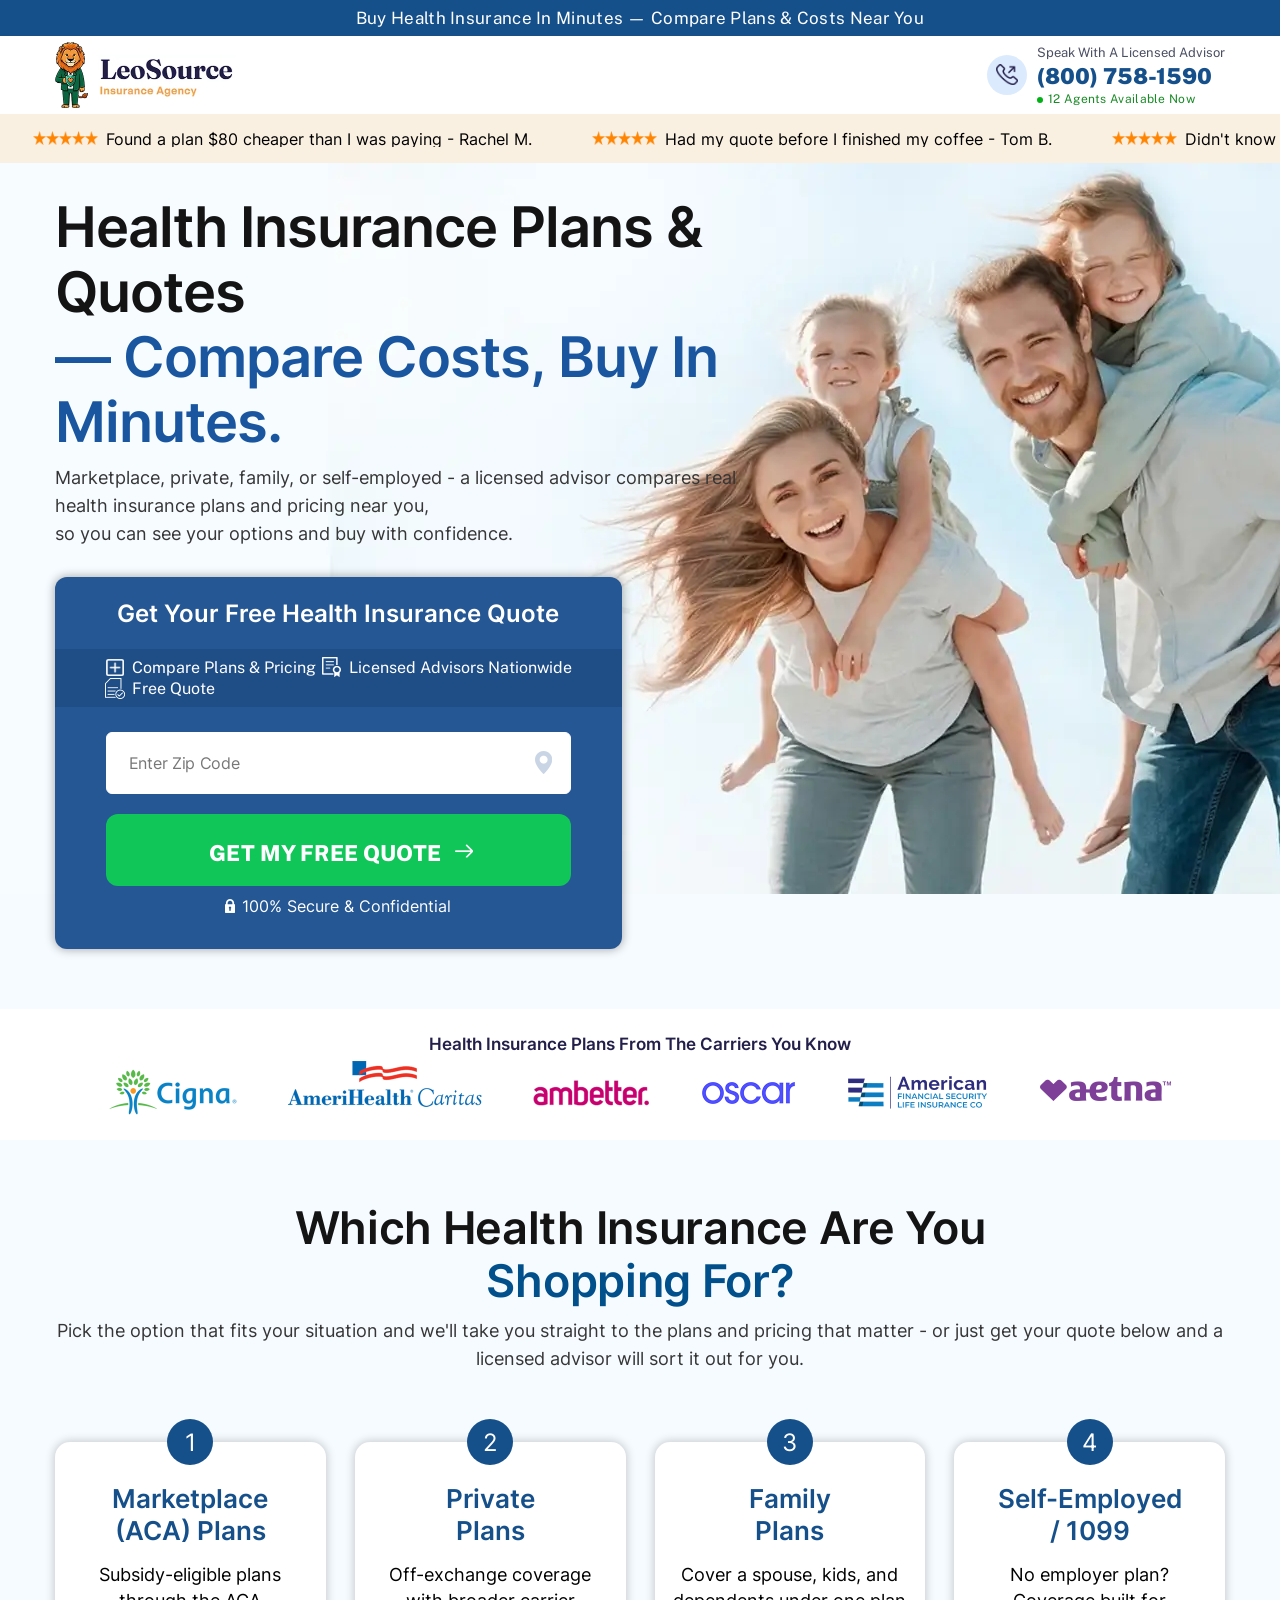
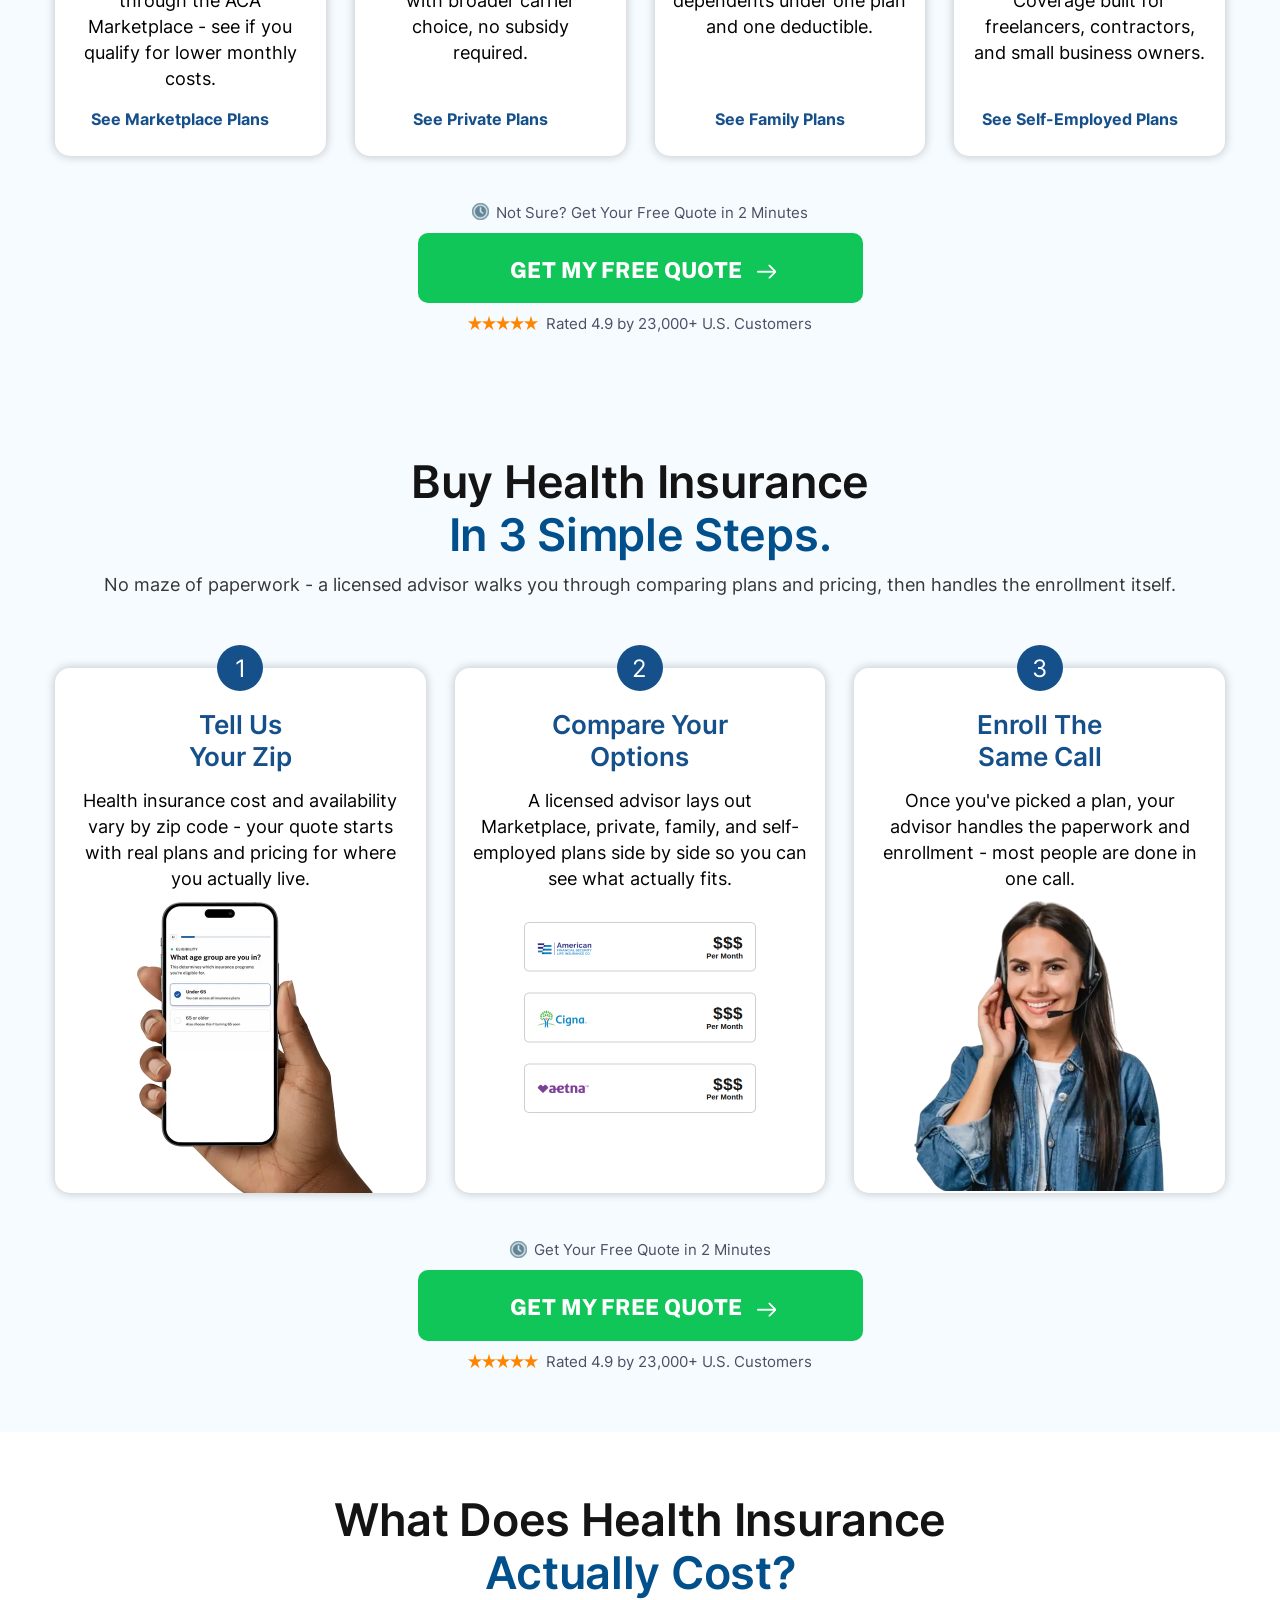
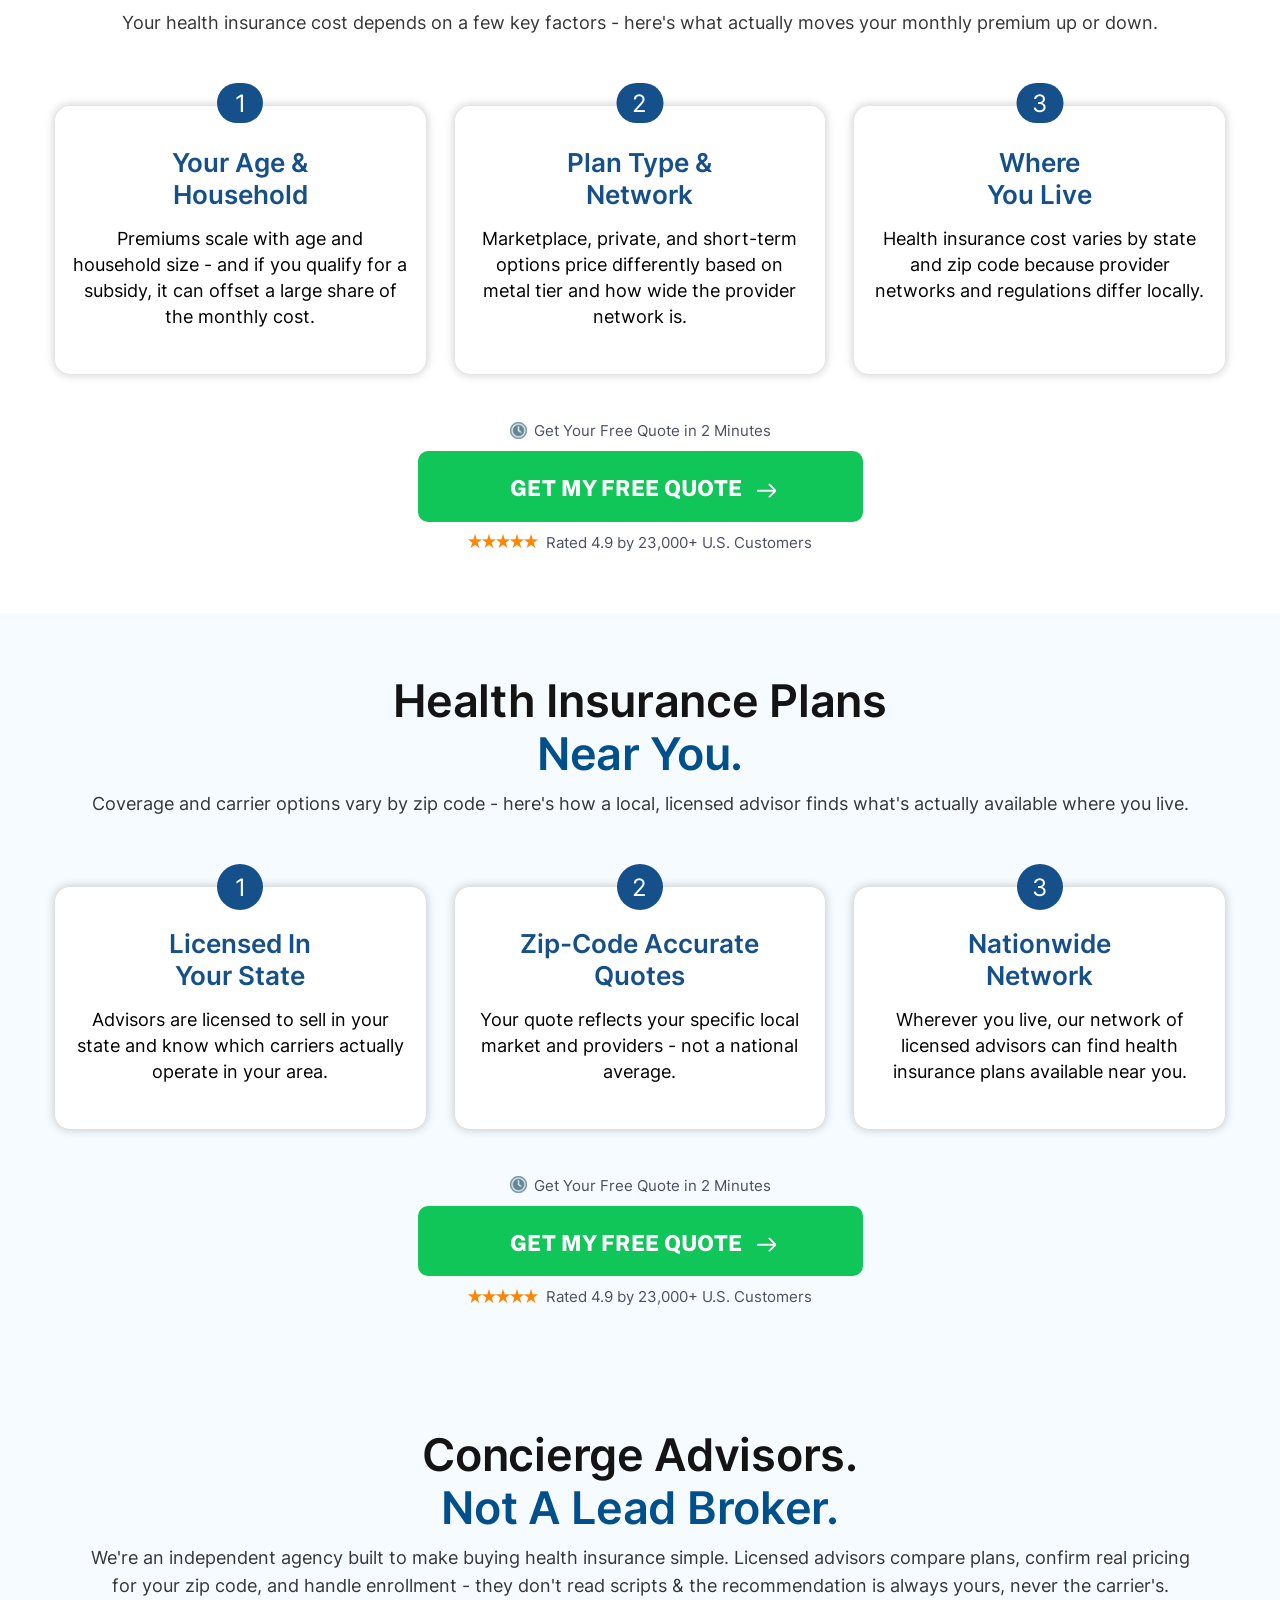
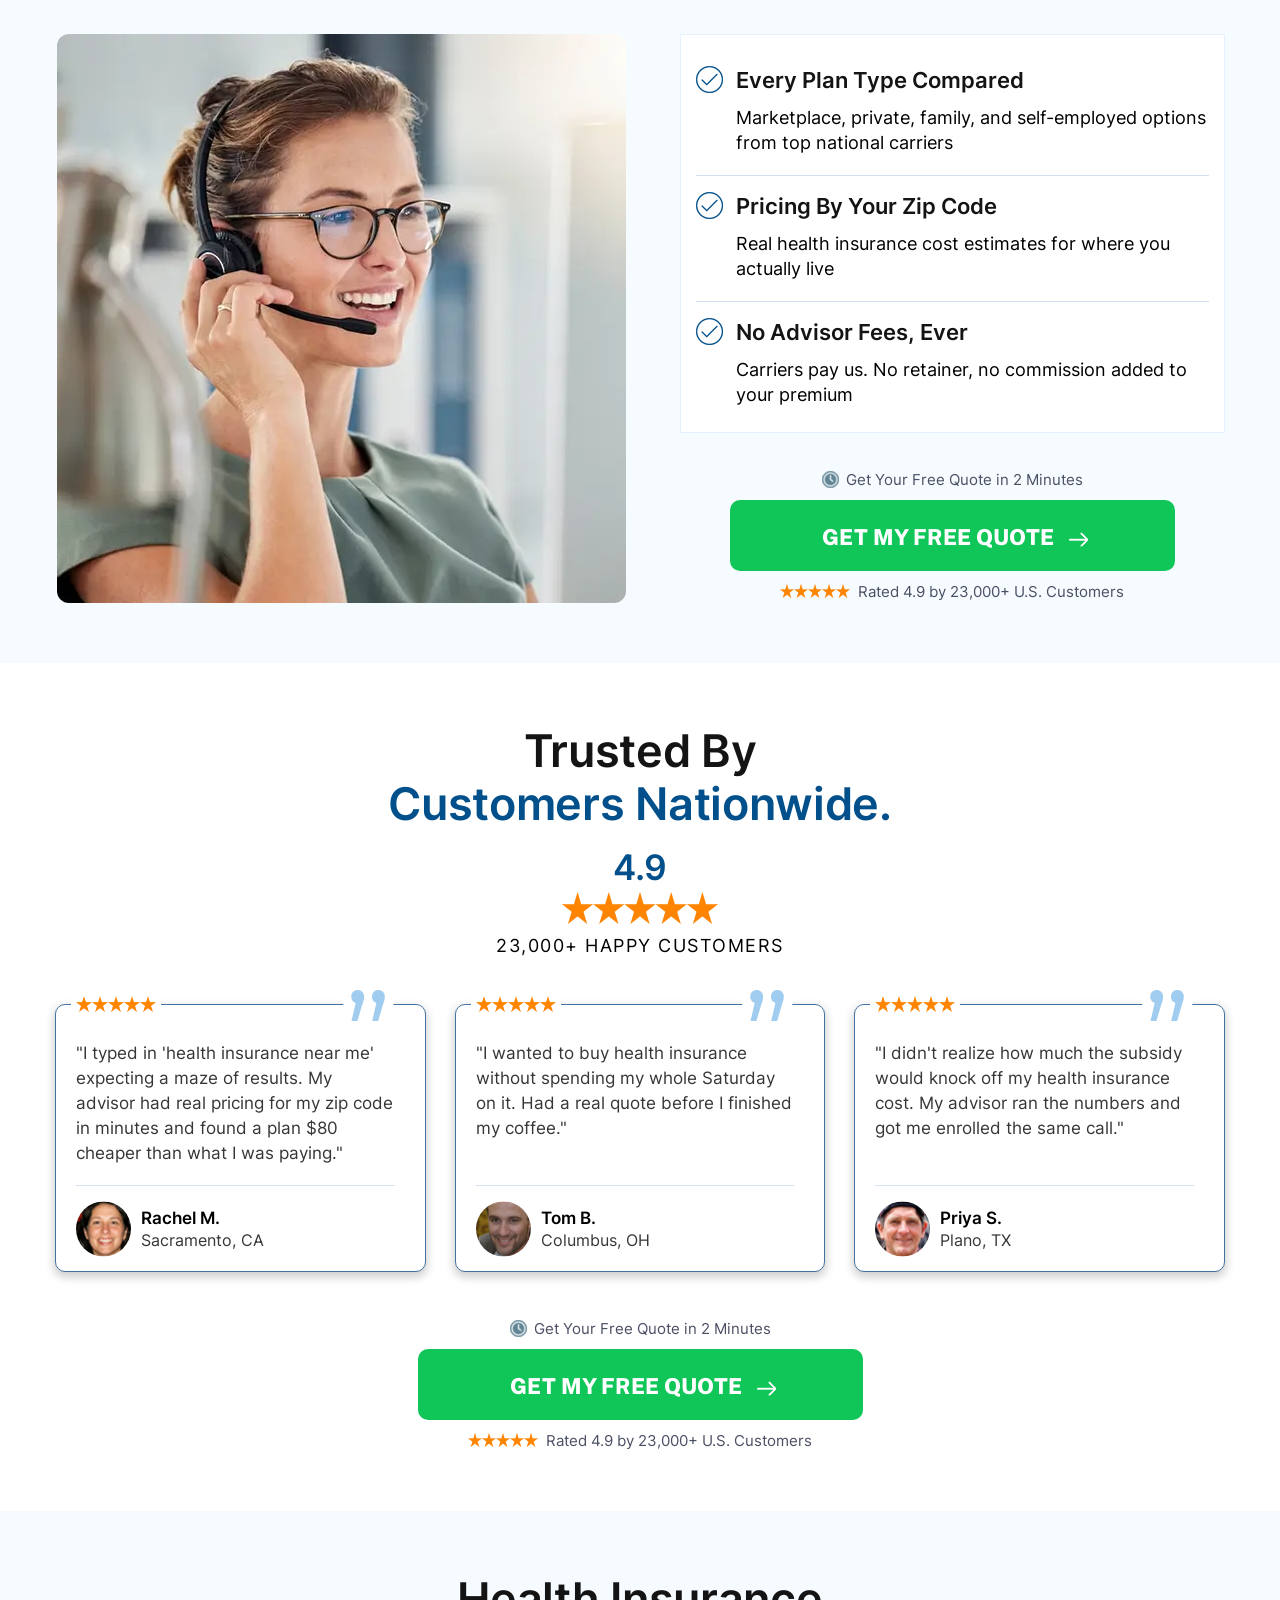
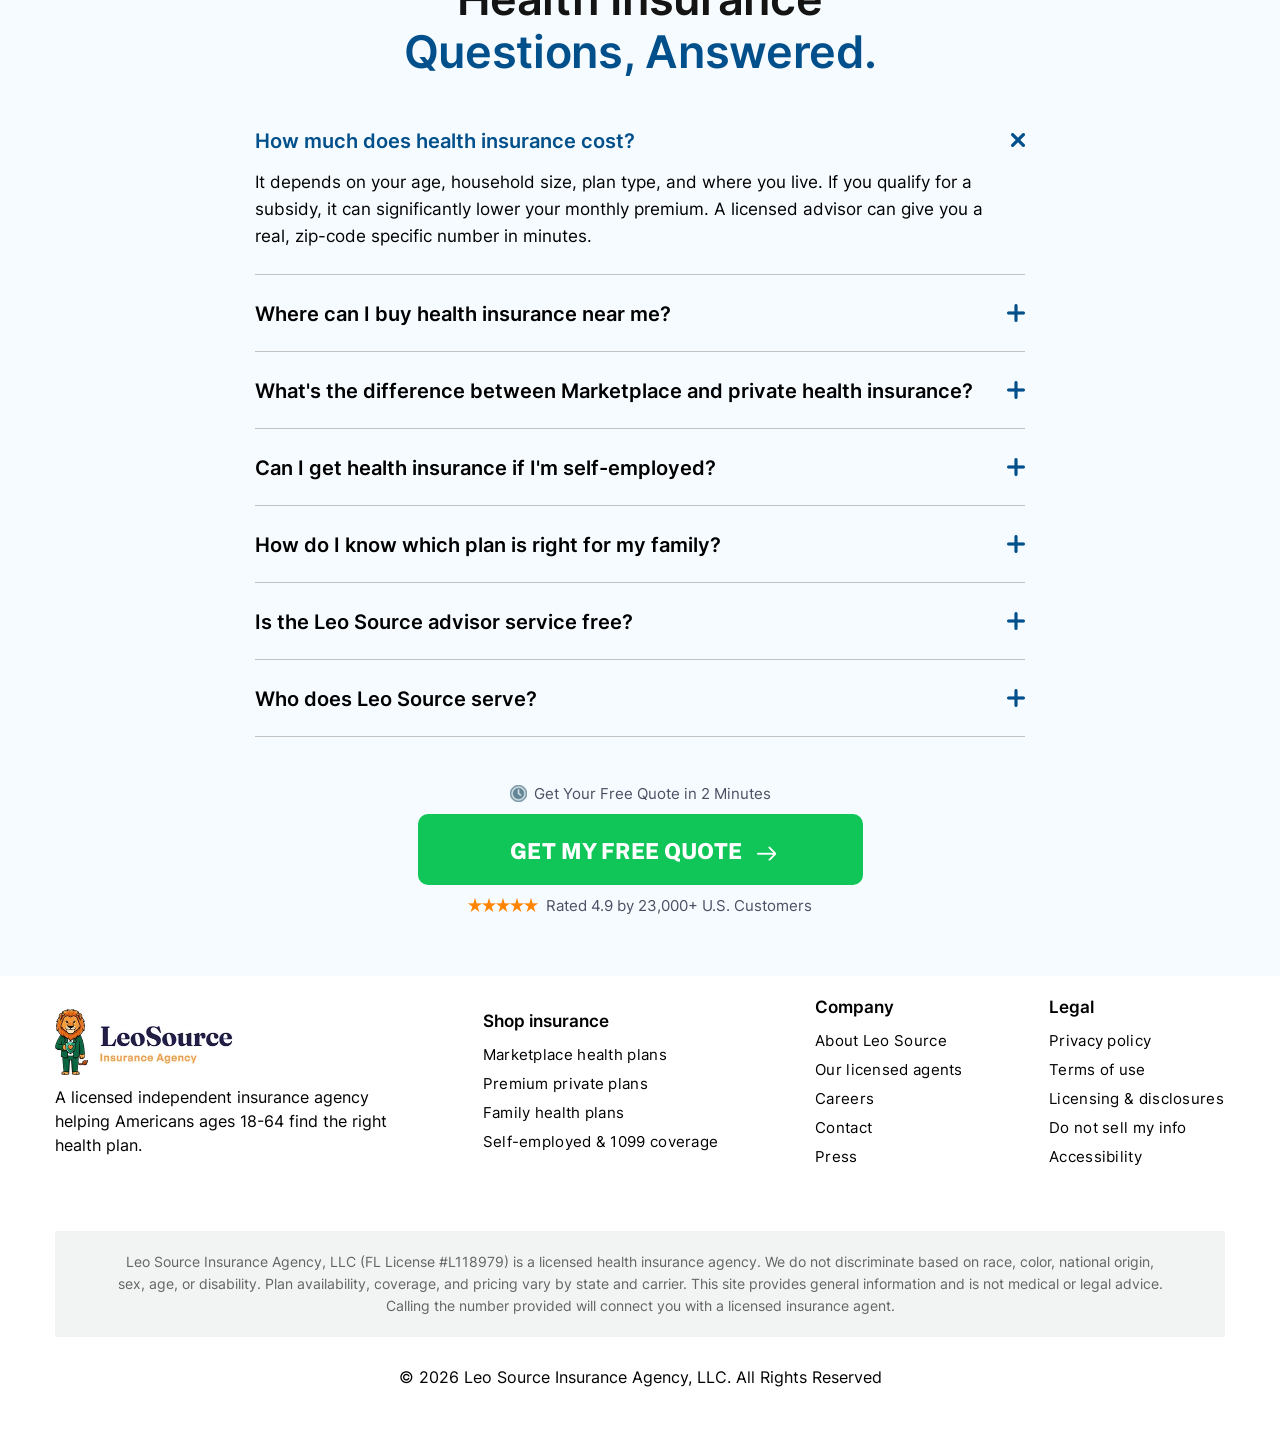
<file: health-insurance-plans.html>
<!doctype html>
<html>
<head>
<meta charset="utf-8">
<meta name="viewport" content="width=device-width, initial-scale=1.0">
<link rel="shortcut icon" type="image/x-icon" href="images/favicon.webp">
<title>Health Insurance Plans & Quotes | Compare Costs Near You - LeoSource</title>
<meta name="description" content="Buy health insurance in minutes. Compare health insurance plans and costs near you - Marketplace, private, family, and self-employed options. Get your free quote today.">
<link rel="canonical" href="https://shophealthrates.com/health-insurance-plans.html">
<meta name="robots" content="index, follow">

<!------css link---------->
<link rel="stylesheet" type="text/css" href="css/style.css">


<link rel="preload" href="css/Inter-Regular.woff2" as="font" type="font/woff2" crossorigin>
<link rel="preload" href="css/Inter-SemiBold.woff2" as="font" type="font/woff2" crossorigin>
<link rel="preload" href="css/Inter-Bold.woff2" as="font" type="font/woff2" crossorigin>
<link rel="preload" href="css/Inter-ExtraBold.woff2" as="font" type="font/woff2" crossorigin>
<link rel="preload" href="css/PublicSans-Regular.woff2" as="font" type="font/woff2" crossorigin>
<link rel="preload" href="css/PublicSans-Medium.woff2" as="font" type="font/woff2" crossorigin>
<link rel="preload" href="css/PublicSans-ExtraBold.woff2" as="font" type="font/woff2" crossorigin>
<link rel="preload" href="css/PublicSans-Black.woff2" as="font" type="font/woff2" crossorigin>

<!-- Intent-router chooser grid (this page only) -->
<style>
.intent_row{display:grid; grid-template-columns:repeat(4,1fr); gap:29px; width:100%; margin-top:70px;}
.intent_card{text-decoration:none; color:inherit; display:flex; flex-direction:column; padding-bottom:26px; transition:transform .2s ease, box-shadow .2s ease;}
.intent_card:hover{transform:translateY(-4px); box-shadow:0 4px 18px 2px rgba(0,0,0,0.25);}
.intent_card_cta{color:#16508b; font-size:16px; font-weight:700; margin-top:auto; padding-top:6px;}
.intent_card_cta img{width:14px; margin-left:6px; vertical-align:middle;}
@media only screen and (max-width:1200px){.intent_row{gap:18px;}}
@media only screen and (max-width:1021px){.intent_row{grid-template-columns:1fr 1fr; gap:20px; margin-top:40px;}}
@media only screen and (max-width:767px){.intent_row{grid-template-columns:1fr; max-width:365px; gap:20px; margin:40px auto 0; padding:0 10px;}}
</style>

<!-- ========================== TRACKING CODES — DO NOT MODIFY ========================== -->
<!-- These scripts power paid ad attribution (ClickFlare, Ringba, Clarity).                -->
<!-- Removing or altering them will break conversion tracking and cost real ad dollars.     -->
<!-- If you need to change tracking, update AGENTS.md first and get explicit approval.      -->
<!-- ==================================================================================== -->

<!-- Ringba call tracking tag -->
<script src="//b-js.ringba.com/CA28ed4f20fb83474ba9ae68fe41e6ab78" async></script>

<script type="text/javascript">
    (function(c,l,a,r,i,t,y){
        c[a]=c[a]||function(){(c[a].q=c[a].q||[]).push(arguments)};
        t=l.createElement(r);t.async=1;t.src="https://www.clarity.ms/tag/"+i;
        y=l.getElementsByTagName(r)[0];y.parentNode.insertBefore(t,y);
    })(window, document, "clarity", "script", "x0ifuryqyz");
</script>

<!-- ======================== END TRACKING CODES ======================== -->

<!-- Google tag (gtag.js) -->
<script async src="https://www.googletagmanager.com/gtag/js?id=AW-18140219113"></script>
<script>
  window.dataLayer = window.dataLayer || [];
  function gtag(){dataLayer.push(arguments);}
  gtag('js', new Date());

  gtag('config', 'AW-18140219113');
</script>

<!-- Taboola Pixel Code -->
<script type='text/javascript'>
  window._tfa = window._tfa || [];
  window._tfa.push({notify: 'event', name: 'page_view', id: 2076128});
  !function (t, f, a, x) {
         if (!document.getElementById(x)) {
            t.async = 1;t.src = a;t.id=x;f.parentNode.insertBefore(t, f);
         }
  }(document.createElement('script'),
  document.getElementsByTagName('script')[0],
  '//cdn.taboola.com/libtrc/unip/2076128/tfa.js',
  'tb_tfa_script');
</script>
<!-- End of Taboola Pixel Code -->

</head>

<body>

<!-- ========================== TRACKING CODES — DO NOT MODIFY ========================== -->
<!-- UTM capture, ClickFlare tag, and ClickFlare→Ringba bridge below.                     -->
<!-- Removing or altering them will break conversion tracking and cost real ad dollars.     -->
<!-- ==================================================================================== -->

<!-- Capture UTM/tracking params from ad click into sessionStorage -->
<script>
(function() {
    try {
        if (!sessionStorage.getItem('landing_url')) {
            var params = new URLSearchParams(window.location.search);
            if (params.has('gclid') || params.has('cpid') || params.has('utm_source') || params.has('wbraid') || params.has('gbraid')) {
                sessionStorage.setItem('landing_url', window.location.href);
                params.forEach(function(value, key) {
                    sessionStorage.setItem('utm_' + key, value);
                });
            }
        }
    } catch (_) {} // sessionStorage throws when the browser blocks site data
})();
</script>

<!-- ClickFlare non-redirect tracking script -->
<script>!function(){"use strict";var t="lp_ref",n="cpid",e="lpurl",c="https://leosourceclick.com",r="(?<domain>http(?:s?)://[^/]*)".concat("/cf/click"),a="(?:(?:/(?<cta>[1-9][0-9]*)/?)|(?:/))?",i="^".concat(r).concat(a).concat("(?:$|(\\\\?.*))"),o='javascript:window.clickflare.l="(?<original_link>'.concat(r).concat(a,'("|(\\\\?[^"]*"))).*'),s=function(){return new RegExp(i,"")},u=function(){return new RegExp(o,"")};function l(t){var n=function(t){return t.replace(s(),(function(t){for(var n=[],e=1;e<arguments.length;e++)n[e-1]=arguments[e];var r=n[n.length-1].domain;return t.replace(r,c)}))}(t);return'javascript:window.clickflare.l="'.concat(n,'"; void 0;')}function d(t,n){if(n&&t&&n.apply(document,[t]),/loaded|interactive|complete/.test(document.readyState))for(var e=0,c=document.links.length;e<c;e++)if(s().test(document.links[e].href)){var r=document.links[e];window.clickflare.links_replaced.has(r)||(r.href=l(r.href),window.clickflare.links_replaced.add(r))}}var f,h,m,p;!function(r,a){var i=document.onreadystatechange;window.clickflare||(window.clickflare={listeners:{},customParams:{},links_replaced:new Set,addEventListener:function(t,n){var e=this.listeners[t]||[];e.includes(n)||e.push(n),this.listeners[t]=e},dispatchEvent:function(t,n){n&&(this.customParams[t]=n),(this.listeners[t]||[]).forEach((function(t){return t(n)}))},push:function(t,n){n&&(this.customParams[t]=n),(this.listeners[t]||[]).forEach((function(t){return t(n)}))}},document.onreadystatechange=function(t){return d(t,i)},d(null,i),setTimeout((function(){!function(r,a){var i,o=function(r,a){var i=new URL("".concat(c).concat(r));o=a,s="{",u=s+s,l="_",d=l+l,o.startsWith(u)||o.startsWith(d)||i.searchParams.set(n,a);var o,s,u,l,d;return i.searchParams.append(t,document.referrer),i.searchParams.append(e,location.href),i.searchParams.append("lpt",document.title),i.searchParams.append("t",(new Date).getTime().toString()),i.toString()}(r,a),s=document.createElement("script"),l=document.scripts[0];s.async=1,s.src=o,s.onerror=function(){!function(){for(var t=function(t,n){var e=document.links[t];u().test(decodeURI(e.href))&&setTimeout((function(){e&&e.setAttribute("href",function(t){var n=t.match(u());if(n){var e=(n.groups||{}).original_link;return e?e.slice(0,-1):t}return t}(decodeURI(e.href)))}))},n=0,e=document.links.length;n<e;n++)t(n)}()},null===(i=l.parentNode)||void 0===i||i.insertBefore(s,l)}(r,a)})))}("".concat("/cf/tags","/").concat(new URL(window.location.href).searchParams.get("cftmid")||"6a0fb09a5d264100123b892d"),(m=new URL(window.location.href).searchParams.get(n),f=new RegExp("(^| )".concat("cf_cpid","=([^;]+)")),p=(h=document.cookie.match(f))&&h.pop()||null,m||p||"__CAMPAIGN_ID__"))}();</script>

<!-- Bridge: pass ClickFlare click ID to Ringba -->
<script>
(function() {
  var intervalId = setInterval(function() {
    var cfClickId = (window.clickflare && window.clickflare.tracking_params && window.clickflare.tracking_params.click_id)
      || (document.cookie.match(/(^| )cf_click_id=([^;]+)/) || [])[2]
      || '';
    if (cfClickId) {
      (window._rgba_tags = (window._rgba_tags || [])).push({ type: "User", clickid: cfClickId });
      clearInterval(intervalId);
    }
  }, 500);
  setTimeout(function() { clearInterval(intervalId); }, 15000);
})();
</script>

<!-- ======================== END TRACKING CODES ======================== -->

<!-- TrustedForm -->
<script type="text/javascript">
  (function() {
    var tf = document.createElement('script');
    tf.type = 'text/javascript';
    tf.async = true;
    tf.src = ("https:" == document.location.protocol ? 'https' : 'http') +
      '://api.trustedform.com/trustedform.js?field=xxTrustedFormCertUrl&use_tagged_consent=true&l=' +
      new Date().getTime() + Math.random();
    var s = document.getElementsByTagName('script')[0]; s.parentNode.insertBefore(tf, s);
  })();
</script>
<noscript>
  <img src='https://api.trustedform.com/ns.gif' />
</noscript>
<!-- End TrustedForm -->

<!-------Top-Caption------->
<div class="top_caption">
    <div class="container">
        <p>Buy Health Insurance In Minutes &mdash; Compare Plans &amp; Costs Near You</p>
    </div>
</div>

<!----------Header--------->
<div class="header">
    <div class="container">
		<div class="header_row">
        	<img src="images/logo.webp" alt="logo" class="logo">

            <a href="tel:+18007581590" class="header_right">
                <div class="header_call_icon">
                    <img src="images/call-icn.webp" alt="icon" class="header_call animated tada">
                </div>
                <div class="header_right_content">
                    <p class="header_right_text1">Speak with a Licensed Advisor</p>
                    <p class="header_right_text2">(800) 758-1590</p>
                    <p class="header_right_text3">12 Agents Available Now</p>
                </div>
            </a>

        </div>
    </div>
</div>

<!------Header-Strip------->
<div class="header_strip">
    <div class="header_strip_slider">
        <div class="header_strip_slider_inner">
            <div class="header_strip_slider_box">
                <p class="header_strip_text"><img src="images/star.webp" class="header_strip_icon" alt="icon">Found a plan $80 cheaper than I was paying - Rachel M.</p>
                <p class="header_strip_text"><img src="images/star.webp" class="header_strip_icon" alt="icon">Had my quote before I finished my coffee - Tom B.</p>
                <p class="header_strip_text"><img src="images/star.webp" class="header_strip_icon" alt="icon">Didn't know I qualified for a subsidy - Priya S.</p>
                <p class="header_strip_text"><img src="images/star.webp" class="header_strip_icon" alt="icon">Advisor found a plan with my doctor in-network - James O.</p>
                <p class="header_strip_text"><img src="images/star.webp" class="header_strip_icon" alt="icon">Easiest health insurance shopping I've done - Linda F.</p>
            </div>
        </div>

        <div class="header_strip_slider_inner">
            <div class="header_strip_slider_box">
                <p class="header_strip_text"><img src="images/star.webp" class="header_strip_icon" alt="icon">Found a plan $80 cheaper than I was paying - Rachel M.</p>
                <p class="header_strip_text"><img src="images/star.webp" class="header_strip_icon" alt="icon">Had my quote before I finished my coffee - Tom B.</p>
                <p class="header_strip_text"><img src="images/star.webp" class="header_strip_icon" alt="icon">Didn't know I qualified for a subsidy - Priya S.</p>
                <p class="header_strip_text"><img src="images/star.webp" class="header_strip_icon" alt="icon">Advisor found a plan with my doctor in-network - James O.</p>
                <p class="header_strip_text"><img src="images/star.webp" class="header_strip_icon" alt="icon">Easiest health insurance shopping I've done - Linda F.</p>
            </div>
        </div>
    </div>
</div>

<!---------Banner---------->
<div class="banner" id="form">
	<div class="container">
    	<div class="banner_content">
        	<h1 class="banner_heading">Health Insurance Plans &amp; Quotes<br><span>&mdash; Compare Costs, Buy In Minutes.</span></h1>
            <p class="banner_paragraph">Marketplace, private, family, or self-employed - a licensed advisor compares real health insurance plans and pricing near you, <br class="show-desk">so you can see your options and buy with confidence.</p>
            <div class="banner_form_box">
                <p class="banner_form_box_heading">Get Your Free Health Insurance Quote</p>
                <div class="banner_list_box">
                    <ul class="banner_list">
                        <li>
                            <img src="images/bnr-list-icn1.webp" alt="icon">
                            <p>Compare Plans & Pricing</p>
                        </li>
                        <li>
                            <img src="images/bnr-list-icn2.webp" alt="icon">
                            <p>Licensed Advisors Nationwide</p>
                        </li>
                        <li>
                            <img src="images/bnr-list-icn3.webp" alt="icon">
                            <p>Free Quote</p>
                        </li>
                    </ul>
                </div>
                <form action="quiz.html" method="get">
                    <div class="banner_form_box_inner">

                        <div class="form_element">
                            <input type="tel" name="zip" placeholder="Enter Zip Code" maxlength="5"  value="" class="input_field">
                        </div>
                        <div class="form_button_box">
                            <button type="submit" class="form_button">Get My Free Quote<img src="images/btn-arw.webp" class="form_button_arrow" alt="icon"></button>
                            <p class="secure_text"><img src="images/lock-icn.webp" alt="icon">100% Secure & Confidential</p>
                        </div>

                    </div>
                </form>
            </div>
            <div class="show-mob">
                <a href="tel:+18007581590">
                    <div class="contact_box">
                        <p class="contact_box_heading"><span>For Immediate Assistance</span></p>
                        <div class="contact_deatils_box">
                            <div class="contact_deatils_left">
                                <img src="images/contact-icn.webp" class="contact_icon animated tada" alt="icon">
                            </div>
                            <div class="contact_deatils_right">
                                <p class="contact_deatils_text1">Speak with a Licensed Advisor</p>
                                <p class="contact_deatils_text2">(800) 758-1590</p>
                                <p class="contact_deatils_text3">12 Agents Available Now</p>
                            </div>
                        </div>
                    </div>
                </a>
            	<div class="mobile_banner_image_box">
            		<img src="images/mob-bnr-img.webp" class="mobile_banner_image" alt="image">
                </div>
            </div>
     	</div>
    </div>
</div>

<!-----Banner-Bottom------->
<div class="banner_bottom">
    <div class="container">
    	<h2 class="banner_bottom_heading">Health Insurance Plans From The Carriers You Know</h2>
        <ul class="banner_bottom_list">
            <li><a href="quiz.html"><img src="images/bnr-btm-logo1.webp" class="banner_bottom_logo" alt="logo"></a></li>
            <li><a href="quiz.html"><img src="images/bnr-btm-logo2.webp" class="banner_bottom_logo" alt="logo"></a></li>
            <li><a href="quiz.html"><img src="images/bnr-btm-logo3.webp" class="banner_bottom_logo" alt="logo"></a></li>
            <li><a href="quiz.html"><img src="images/bnr-btm-logo4.webp" class="banner_bottom_logo" alt="logo"></a></li>
            <li><a href="quiz.html"><img src="images/bnr-btm-logo5.webp" class="banner_bottom_logo" alt="logo"></a></li>
            <li><a href="quiz.html"><img src="images/bnr-btm-logo6.webp" class="banner_bottom_logo" alt="logo"></a></li>
        </ul>
    </div>
</div>

<!-------Section-Intent Chooser--------->
<div class="section1">
    <div class="container">
    	<h2 class="common_heading">Which Health Insurance Are You <br><span>Shopping For?</span></h2>
        <p class="common_paragraph">Pick the option that fits your situation and we'll take you straight to the plans and pricing that matter - or just get your quote below and a licensed advisor will sort it out for you.</p>
		<div class="intent_row">
            <a href="marketplace-plans.html" class="section1_column intent_card">
            	<p class="section1_column_number">1</p>
                <h3 class="section1_column_heading">Marketplace <br>(ACA) Plans</h3>
                <p class="section1_column_paragraph">Subsidy-eligible plans through the ACA Marketplace - see if you qualify for lower monthly costs.</p>
                <p class="intent_card_cta">See Marketplace Plans<img src="images/btn-arw.webp" alt="icon"></p>
            </a>
            <a href="private-health-insurance.html" class="section1_column intent_card">
            	<p class="section1_column_number">2</p>
                <h3 class="section1_column_heading">Private <br>Plans</h3>
                <p class="section1_column_paragraph">Off-exchange coverage with broader carrier choice, no subsidy required.</p>
                <p class="intent_card_cta">See Private Plans<img src="images/btn-arw.webp" alt="icon"></p>
            </a>
            <a href="family-health-insurance.html" class="section1_column intent_card">
            	<p class="section1_column_number">3</p>
                <h3 class="section1_column_heading">Family <br>Plans</h3>
                <p class="section1_column_paragraph">Cover a spouse, kids, and dependents under one plan and one deductible.</p>
                <p class="intent_card_cta">See Family Plans<img src="images/btn-arw.webp" alt="icon"></p>
            </a>
            <a href="self-employed-health-insurance.html" class="section1_column intent_card">
            	<p class="section1_column_number">4</p>
                <h3 class="section1_column_heading">Self-Employed <br>/ 1099</h3>
                <p class="section1_column_paragraph">No employer plan? Coverage built for freelancers, contractors, and small business owners.</p>
                <p class="intent_card_cta">See Self-Employed Plans<img src="images/btn-arw.webp" alt="icon"></p>
            </a>
        </div>
        <div class="clearall"></div>
        <div class="button_box">
        	<p class="button_text1"><img src="images/timer-icon.webp" class="button_text1_icon" alt="icon">Not Sure? Get Your Free Quote in 2 Minutes</p>
            <a href="javascript:bookmarkscroll.scrollTo('form')" class="common_button">Get My Free Quote<img src="images/btn-arw.webp" class="button_arrow" alt="icon"></a>
            <p class="button_text2"><img src="images/btn-star.webp" class="button_text2_icon" alt="icon">Rated 4.9 by 23,000+ U.S. Customers</p>
        </div>
    </div>
</div>

<!-------Section-Buy In 3 Steps--------->
<div class="section1">
    <div class="container">
    	<h2 class="common_heading">Buy Health Insurance <br><span>In 3 Simple Steps.</span></h2>
        <p class="common_paragraph">No maze of paperwork - a licensed advisor walks you through comparing plans and pricing, then handles the enrollment itself.</p>
		<div class="section1_row">
            <div class="section1_column">
            	<p class="section1_column_number">1</p>
                <h3 class="section1_column_heading">Tell Us <br>Your Zip</h3>
                <p class="section1_column_paragraph">Health insurance cost and availability vary by zip code - your quote starts with real plans and pricing for where you actually live.</p>
                <a href="quiz.html"><img src="images/s1-col-img1.webp" class="section1_column_image section1_column_image1" alt="image"></a>
            </div>
            <div class="section1_column">
            	<p class="section1_column_number">2</p>
                <h3 class="section1_column_heading">Compare Your <br>Options</h3>
                <p class="section1_column_paragraph">A licensed advisor lays out Marketplace, private, family, and self-employed plans side by side so you can see what actually fits.</p>
                <a href="quiz.html"><img src="images/s1-col-img2.png" class="section1_column_image section1_column_image2" alt="image"></a>
            </div>
            <div class="section1_column">
            	<p class="section1_column_number">3</p>
                <h3 class="section1_column_heading">Enroll The <br>Same Call</h3>
                <p class="section1_column_paragraph">Once you've picked a plan, your advisor handles the paperwork and enrollment - most people are done in one call.</p>
               	<a href="quiz.html"><img src="images/s1-col-img3.webp" class="section1_column_image section1_column_image3" alt="image"></a>
            </div>
        </div>
        <div class="clearall"></div>
        <div class="button_box">
        	<p class="button_text1"><img src="images/timer-icon.webp" class="button_text1_icon" alt="icon">Get Your Free Quote in 2 Minutes</p>
            <a href="javascript:bookmarkscroll.scrollTo('form')" class="common_button">Get My Free Quote<img src="images/btn-arw.webp" class="button_arrow" alt="icon"></a>
            <p class="button_text2"><img src="images/btn-star.webp" class="button_text2_icon" alt="icon">Rated 4.9 by 23,000+ U.S. Customers</p>
        </div>
    </div>
</div>

<!-------Section-What Does It Cost--------->
<div class="section2">
    <div class="container">
    	<h2 class="common_heading">What Does Health Insurance <br><span>Actually Cost?</span></h2>
        <p class="common_paragraph">Your health insurance cost depends on a few key factors - here's what actually moves your monthly premium up or down.</p>
		<div class="section1_row">
            <div class="section1_column" style="padding-bottom:35px;">
            	<p class="section1_column_number">1</p>
                <h3 class="section1_column_heading">Your Age & <br>Household</h3>
                <p class="section1_column_paragraph">Premiums scale with age and household size - and if you qualify for a subsidy, it can offset a large share of the monthly cost.</p>
            </div>
            <div class="section1_column" style="padding-bottom:35px;">
            	<p class="section1_column_number">2</p>
                <h3 class="section1_column_heading">Plan Type & <br>Network</h3>
                <p class="section1_column_paragraph">Marketplace, private, and short-term options price differently based on metal tier and how wide the provider network is.</p>
            </div>
            <div class="section1_column" style="padding-bottom:35px;">
            	<p class="section1_column_number">3</p>
                <h3 class="section1_column_heading">Where <br>You Live</h3>
                <p class="section1_column_paragraph">Health insurance cost varies by state and zip code because provider networks and regulations differ locally.</p>
            </div>
        </div>
        <div class="clearall"></div>
        <div class="button_box">
        	<p class="button_text1"><img src="images/timer-icon.webp" class="button_text1_icon" alt="icon">Get Your Free Quote in 2 Minutes</p>
            <a href="javascript:bookmarkscroll.scrollTo('form')" class="common_button">Get My Free Quote<img src="images/btn-arw.webp" class="button_arrow" alt="icon"></a>
            <p class="button_text2"><img src="images/btn-star.webp" class="button_text2_icon" alt="icon">Rated 4.9 by 23,000+ U.S. Customers</p>
        </div>
    </div>
</div>

<!-------Section-Near You--------->
<div class="section1">
    <div class="container">
    	<h2 class="common_heading">Health Insurance Plans <br><span>Near You.</span></h2>
        <p class="common_paragraph">Coverage and carrier options vary by zip code - here's how a local, licensed advisor finds what's actually available where you live.</p>
		<div class="section1_row">
            <div class="section1_column" style="padding-bottom:35px;">
            	<p class="section1_column_number">1</p>
                <h3 class="section1_column_heading">Licensed In <br>Your State</h3>
                <p class="section1_column_paragraph">Advisors are licensed to sell in your state and know which carriers actually operate in your area.</p>
            </div>
            <div class="section1_column" style="padding-bottom:35px;">
            	<p class="section1_column_number">2</p>
                <h3 class="section1_column_heading">Zip-Code Accurate <br>Quotes</h3>
                <p class="section1_column_paragraph">Your quote reflects your specific local market and providers - not a national average.</p>
            </div>
            <div class="section1_column" style="padding-bottom:35px;">
            	<p class="section1_column_number">3</p>
                <h3 class="section1_column_heading">Nationwide <br>Network</h3>
                <p class="section1_column_paragraph">Wherever you live, our network of licensed advisors can find health insurance plans available near you.</p>
            </div>
        </div>
        <div class="clearall"></div>
        <div class="button_box">
        	<p class="button_text1"><img src="images/timer-icon.webp" class="button_text1_icon" alt="icon">Get Your Free Quote in 2 Minutes</p>
            <a href="javascript:bookmarkscroll.scrollTo('form')" class="common_button">Get My Free Quote<img src="images/btn-arw.webp" class="button_arrow" alt="icon"></a>
            <p class="button_text2"><img src="images/btn-star.webp" class="button_text2_icon" alt="icon">Rated 4.9 by 23,000+ U.S. Customers</p>
        </div>
    </div>
</div>

<!-------Section-3--------->
<div class="section3">
    <div class="container">
    	<h2 class="common_heading">Concierge Advisors. <br><span>Not A Lead Broker.</span></h2>
        <p class="common_paragraph">We're an independent agency built to make buying health insurance simple. Licensed advisors compare plans, confirm real pricing <br class="show-desk">for your zip code, and handle enrollment - they don't read scripts & the recommendation is always yours, never the carrier's.</p>
		<div class="section3_content">
        	<div class="section3_content_left hide-mob">
            	<img src="images/s3-img.webp" class="section3_image" alt="image">
            </div>
        	<div class="section3_content_right">
            	<div class="show-mob">
                    <div class="section3_image_box">
                        <img src="images/s3-img-mob.webp" class="mobile_section3_image" alt="image">
                    </div>
                </div>
            	<div class="section3_list_box">
                    <ul class="section3_list">
                        <li>
                            <h3 class="section3_list_heading">Every Plan Type Compared</h3>
                            <p class="section3_list_paragraph">Marketplace, private, family, and self-employed options from top national carriers</p>
                        </li>
                        <li>
                            <h3 class="section3_list_heading">Pricing By Your Zip Code</h3>
                            <p class="section3_list_paragraph">Real health insurance cost estimates for where you actually live</p>
                        </li>
                        <li>
                            <h3 class="section3_list_heading">No Advisor Fees, Ever</h3>
                            <p class="section3_list_paragraph">Carriers pay us. No retainer, no commission added to your premium</p>
                        </li>
                    </ul>
                </div>
                <div class="clearall"></div>
                <div class="button_box">
                    <p class="button_text1"><img src="images/timer-icon.webp" class="button_text1_icon" alt="icon">Get Your Free Quote in 2 Minutes</p>
                    <a href="javascript:bookmarkscroll.scrollTo('form')" class="common_button">Get My Free Quote<img src="images/btn-arw.webp" class="button_arrow" alt="icon"></a>
                    <p class="button_text2"><img src="images/btn-star.webp" class="button_text2_icon" alt="icon">Rated 4.9 by 23,000+ U.S. Customers</p>
                </div>
        	</div>
    	</div>
    </div>
</div>

<!-------Section-4--------->
<div class="section4">
    <div class="container">
    	<h2 class="common_heading">Trusted By <br><span>Customers Nationwide.</span></h2>
		<div class="rating_box">
        	<p class="rating_text1">4.9</p>
            <img src="images/star.webp" class="rating_star" alt="icon">
        	<p class="rating_text2">23,000+ Happy Customers</p>
        </div>

        <div class="testimonial_row">
        	<div class="testimonial_column">
            	<div class="testimonial_star_box">
                	<img src="images/star.webp" class="testimonial_star" alt="icon">
                </div>
                <img src="images/quote.webp" class="testimonial_quote" alt="icon">
                <p class="testimonial_column_paragraph">"I typed in 'health insurance near me' expecting a maze of results. My advisor had real pricing for my zip code in minutes and found a plan $80 cheaper than what I was paying."</p>
                <div class="testimonial_user_details">
                	<img src="images/testi-user-img1.webp" class="testimonial_user_image" alt="image">
                	<p class="testimonial_user_name"><span>Rachel M.</span><br>Sacramento, CA</p>
                </div>
            </div>
            <div class="testimonial_column">
                <div class="testimonial_star_box">
                	<img src="images/star.webp" class="testimonial_star" alt="icon">
                </div>
                <img src="images/quote.webp" class="testimonial_quote" alt="icon">
                <p class="testimonial_column_paragraph">"I wanted to buy health insurance without spending my whole Saturday on it. Had a real quote before I finished my coffee."</p>
                <div class="testimonial_user_details">
                	<img src="images/testi-user-img2.webp" class="testimonial_user_image" alt="image">
                	<p class="testimonial_user_name"><span>Tom B.</span><br>Columbus, OH</p>
                </div>
            </div>
            <div class="testimonial_column">
                <div class="testimonial_star_box">
                	<img src="images/star.webp" class="testimonial_star" alt="icon">
                </div>
                <img src="images/quote.webp" class="testimonial_quote" alt="icon">
                <p class="testimonial_column_paragraph">"I didn't realize how much the subsidy would knock off my health insurance cost. My advisor ran the numbers and got me enrolled the same call."</p>
                <div class="testimonial_user_details">
                	<img src="images/testi-user-img3.webp" class="testimonial_user_image" alt="image">
                	<p class="testimonial_user_name"><span>Priya S.</span><br>Plano, TX</p>
                </div>
            </div>
		</div>
        <div class="clearall"></div>
        <div class="button_box">
        	<p class="button_text1"><img src="images/timer-icon.webp" class="button_text1_icon" alt="icon">Get Your Free Quote in 2 Minutes</p>
            <a href="javascript:bookmarkscroll.scrollTo('form')" class="common_button">Get My Free Quote<img src="images/btn-arw.webp" class="button_arrow" alt="icon"></a>
            <p class="button_text2"><img src="images/btn-star.webp" class="button_text2_icon" alt="icon">Rated 4.9 by 23,000+ U.S. Customers</p>
        </div>
    </div>
</div>

<!-------Section-5--------->
<div class="section5">
    <div class="container">
    	<h2 class="common_heading">Health Insurance <br><span>Questions, Answered.</span></h2>
        <div class="faq-box">
            <div class="faq-row">
                <h3 class="accordion acdn-heading accordion-open">How much does health insurance cost?</h3>
                <div class="acdn-content">
                    <p class="acdn-para">It depends on your age, household size, plan type, and where you live. If you qualify for a subsidy, it can significantly lower your monthly premium. A licensed advisor can give you a real, zip-code specific number in minutes.</p>
                </div>
            </div>

            <div class="faq-row">
                <h3 class="accordion acdn-heading">Where can I buy health insurance near me?</h3>
                <div class="acdn-content" style="display: none;">
                    <p class="acdn-para">Our network of licensed advisors covers every state, so wherever you live, we can show you the health insurance plans and carriers actually available in your area - no local office visit required.</p>
                </div>
            </div>

            <div class="faq-row">
                <h3 class="accordion acdn-heading">What's the difference between Marketplace and private health insurance?</h3>
                <div class="acdn-content" style="display: none;">
                    <p class="acdn-para">Marketplace (ACA) plans are the only place you can use a subsidy to lower your monthly cost. Private, off-exchange plans skip the subsidy but can offer broader carrier and network choice. An advisor can compare both for your situation.</p>
                </div>
            </div>

            <div class="faq-row">
                <h3 class="accordion acdn-heading">Can I get health insurance if I'm self-employed?</h3>
                <div class="acdn-content" style="display: none;">
                    <p class="acdn-para">Yes. Freelancers, 1099 contractors, and small business owners without an employer plan have the same access to Marketplace, private, and short-term options as anyone else.</p>
                </div>
            </div>

            <div class="faq-row">
                <h3 class="accordion acdn-heading">How do I know which plan is right for my family?</h3>
                <div class="acdn-content" style="display: none;">
                    <p class="acdn-para">A licensed advisor will walk through your household size, budget, and which doctors you want to keep, then compare family plan options side by side before you enroll.</p>
                </div>
            </div>

            <div class="faq-row">
                <h3 class="accordion acdn-heading">Is the Leo Source advisor service free?</h3>
                <div class="acdn-content" style="display: none;">
                    <p class="acdn-para">Yes. Our concierge advisors are compensated directly by carriers - there's no separate fee, retainer, or commission added to your premium, subsidized or not.</p>
                </div>
            </div>

            <div class="faq-row">
                <h3 class="accordion acdn-heading">Who does Leo Source serve?</h3>
                <div class="acdn-content" style="display: none;">
                    <p class="acdn-para">Leo Source focuses exclusively on Americans <strong>ages 18-64,</strong> helping people find the right health insurance plan for their situation and budget.</p>
                </div>
            </div>
        </div>
        <div class="clearall"></div>
        <div class="button_box">
        	<p class="button_text1"><img src="images/timer-icon.webp" class="button_text1_icon" alt="icon">Get Your Free Quote in 2 Minutes</p>
            <a href="javascript:bookmarkscroll.scrollTo('form')" class="common_button">Get My Free Quote<img src="images/btn-arw.webp" class="button_arrow" alt="icon"></a>
            <p class="button_text2"><img src="images/btn-star.webp" class="button_text2_icon" alt="icon">Rated 4.9 by 23,000+ U.S. Customers</p>
        </div>
    </div>
</div>

<!---------Footer---------->
<div class="footer">
    <div class="container">
        <div class="footer_links_inner">
            <div class="footer_links_column footer_links_column1">
                <a href="#"><img src="images/logo.webp" class="footer_logo"  alt="logo"></a>
                <p class="footer_links_text">A licensed independent insurance agency helping Americans ages 18-64 find the right health plan.</p>

            </div>

            <div class="footer_links_column footer_links_column2">
                <p class="footer_links_heading">Shop insurance</p>
                <ul class="footer_links_list">
                    <li><a href="marketplace-plans.html">Marketplace health plans</a></li>
                    <li><a href="private-health-insurance.html">Premium private plans</a></li>
                    <li><a href="family-health-insurance.html">Family health plans</a></li>
                    <li><a href="self-employed-health-insurance.html">Self-employed & 1099 coverage</a></li>
                </ul>
            </div>

            <div class="footer_links_column footer_links_column3">
                <p class="footer_links_heading">Company</p>
                <ul class="footer_links_list">
                    <li><a href="#">About Leo Source</a></li>
                    <li><a href="#">Our licensed agents</a></li>
                    <li><a href="#">Careers</a></li>
                    <li><a href="#">Contact</a></li>
                    <li><a href="#">Press</a></li>
                </ul>
            </div>

            <div class="footer_links_column footer_links_column4">
                <p class="footer_links_heading">Legal</p>
                <ul class="footer_links_list">
                    <li><a href="privacy.html" target="_blank">Privacy policy</a></li>
                    <li><a href="term.html" target="_blank">Terms of use</a></li>
                    <li><a href="#">Licensing & disclosures</a></li>
                    <li><a href="#">Do not sell my info</a></li>
                    <li><a href="#">Accessibility</a></li>
                </ul>
            </div>
        </div>

        <div class="footer_note_box">
        	<p>Leo Source Insurance Agency, LLC (FL License #L118979) is a licensed health insurance agency. We do not discriminate based on race, color, national origin,
sex, age, or disability. Plan availability, coverage, and pricing vary by state and carrier. This site provides general information and is not medical or legal advice. Calling the number provided will connect you with a licensed insurance agent.</p>
        </div>
       <p class="footer_text">&copy; <script type="text/javascript">var year = new Date();document.write(year.getFullYear());</script> Leo Source Insurance Agency, LLC. <br class="show-mob">All Rights Reserved</p>
    </div>
</div>

<!---------Script---------->
<script type="text/javascript" src="js/jquery-3.6.0.min.js"></script>
<script type="text/javascript" src="js/bookmarkscroll.js"></script>
<script type="text/javascript">

$(document).ready(function(e){

	//accordion JS
	$(".accordion").click(function() {

		var questionDiv = $(this);
		var answerDiv   = $(this).next('.acdn-content');
		var idx = $('.acdn-content').index(answerDiv);

		$('.acdn-content').each(function(index, ansDiv) {
            if(index != idx && $(ansDiv).is(':visible')) {
				$(ansDiv).slideUp(500, function() {
					$(ansDiv).prev('.accordion').removeClass('accordion-open');
				});
			}
        });

		if (answerDiv.is(':visible')) {
			answerDiv.stop().slideUp(500, function() {
				questionDiv.removeClass('accordion-open');
			});
		} else {
		  questionDiv.addClass('accordion-open');
		  answerDiv.stop().slideDown(500);
		}
	});
});

</script>

<!-- ========================== TRACKING CODES — DO NOT MODIFY ========================== -->
<!-- Connect Streams module (commented out on this page — see note). Do not remove.        -->
<!-- ==================================================================================== -->

<!-- Connect Streams Module — COMMENTED OUT: requires a phone number to render.
     The lightbox is a callback widget (rings the user's phone), so it only works
     on post-form pages where we have the lead's number. To enable here, build a
     custom click-to-call popup instead.

<div class="g3cm_holder" data-module="1966" data-showoninit="false" data-conversionid="" data-destination="" data-destinationext="" data-followup="" style="display:none;">Thank you for your inquiry. A representative will be in contact with you shortly.</div>

<script type="text/javascript">
window.g3cm = window.g3cm || function () { (g3cm.q = g3cm.q || []).push(arguments) };
g3cm('loadjquery', 'false');
g3cm('send', 'init');

(function() {
    var shown = sessionStorage.getItem('cs_shown');
    if (shown) return;

    function showPopup() {
        if (sessionStorage.getItem('cs_shown')) return;
        sessionStorage.setItem('cs_shown', '1');
        g3cm('show');
    }

    setTimeout(showPopup, 10000);

    document.documentElement.addEventListener('mouseleave', function(e) {
        if (e.clientY <= 0) showPopup();
    });
})();
</script>
<script src="https://api.connectstreams.com/js/connectme-v3.min.js" async="async"></script>
-->

<!-- ======================== END TRACKING CODES ======================== -->

<!-- Carry ad-click params (gclid/campaignid/keyword/etc.) forward into quiz.html.
     The zip form (method=get) and the CTA links otherwise navigate to a bare
     quiz.html, so the ClickFlare tag re-fires on the quiz with no ad params and the
     lead conversion loses keyword/campaign/gclid. We read the original landing URL
     captured in sessionStorage and (a) inject hidden inputs into the quiz form and
     (b) append the params to every quiz.html link. Does NOT touch tracking blocks. -->
<script>
(function () {
    try {
        var landing = sessionStorage.getItem('landing_url');
        var src = new URLSearchParams(landing ? new URL(landing).search : window.location.search);
        var KEEP = ['gclid','wbraid','gbraid','cpid','campaignid','adgroupid','creative','keyword',
                    'matchtype','network','placement','targetid','loc_physical_ms','loc_interest_ms',
                    'gad_source','gad_campaignid','utm_source','utm_medium','utm_campaign','utm_term','utm_content'];
        var carry = new URLSearchParams();
        KEEP.forEach(function (k) { var v = src.get(k); if (v) carry.set(k, v); });
        if (carry.toString() === '') return; // nothing to carry (organic/direct)
        // (a) zip form (GET): hidden inputs become query params on submit
        document.querySelectorAll('form[action^="quiz.html"]').forEach(function (f) {
            carry.forEach(function (v, k) {
                if (f.querySelector('input[name="' + k + '"]')) return;
                var inp = document.createElement('input');
                inp.type = 'hidden'; inp.name = k; inp.value = v;
                f.appendChild(inp);
            });
        });
        // (b) CTA links to quiz.html
        document.querySelectorAll('a[href^="quiz.html"]').forEach(function (a) {
            var href = a.getAttribute('href') || 'quiz.html';
            var qi = href.indexOf('?');
            var base = qi > -1 ? href.slice(0, qi) : href;
            var merged = new URLSearchParams(qi > -1 ? href.slice(qi + 1) : '');
            carry.forEach(function (v, k) { if (!merged.has(k)) merged.set(k, v); });
            a.setAttribute('href', base + '?' + merged.toString());
        });
    } catch (_) {}
})();
</script>
</body>
</html>
</file>
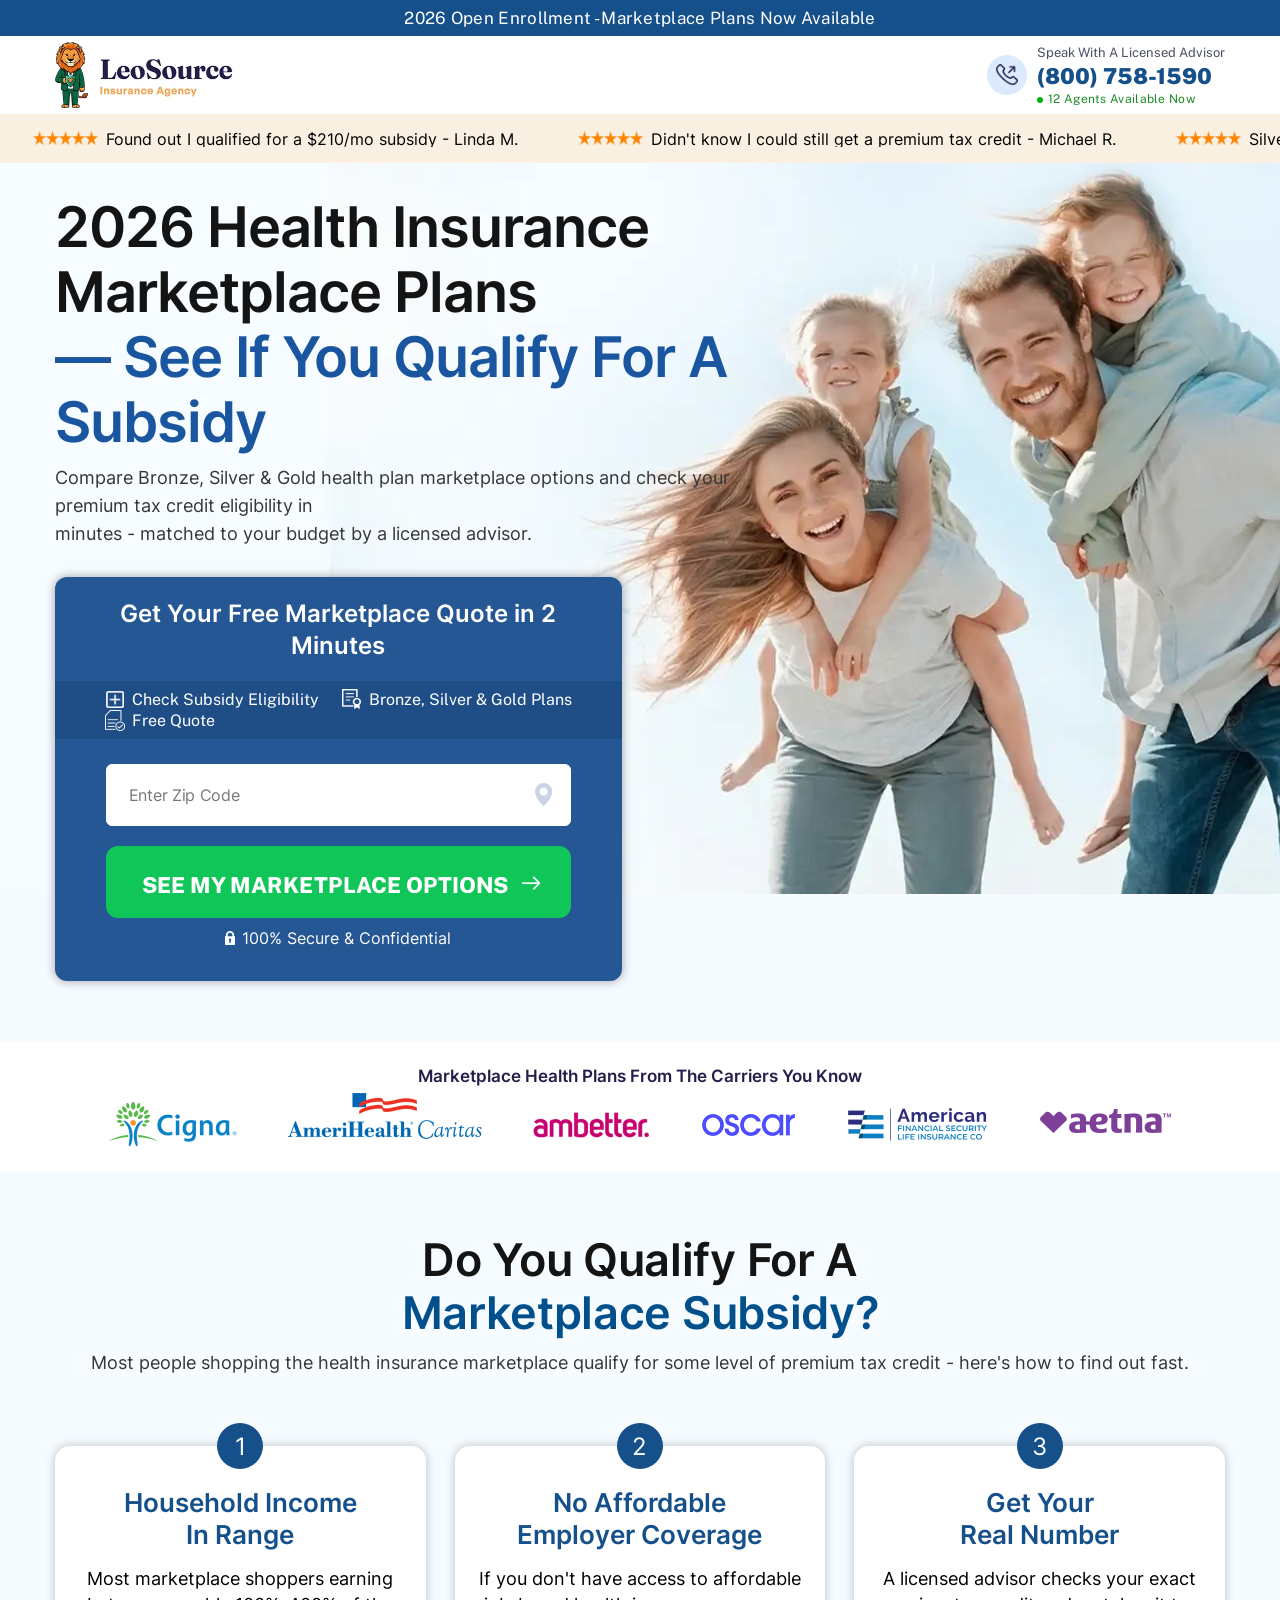
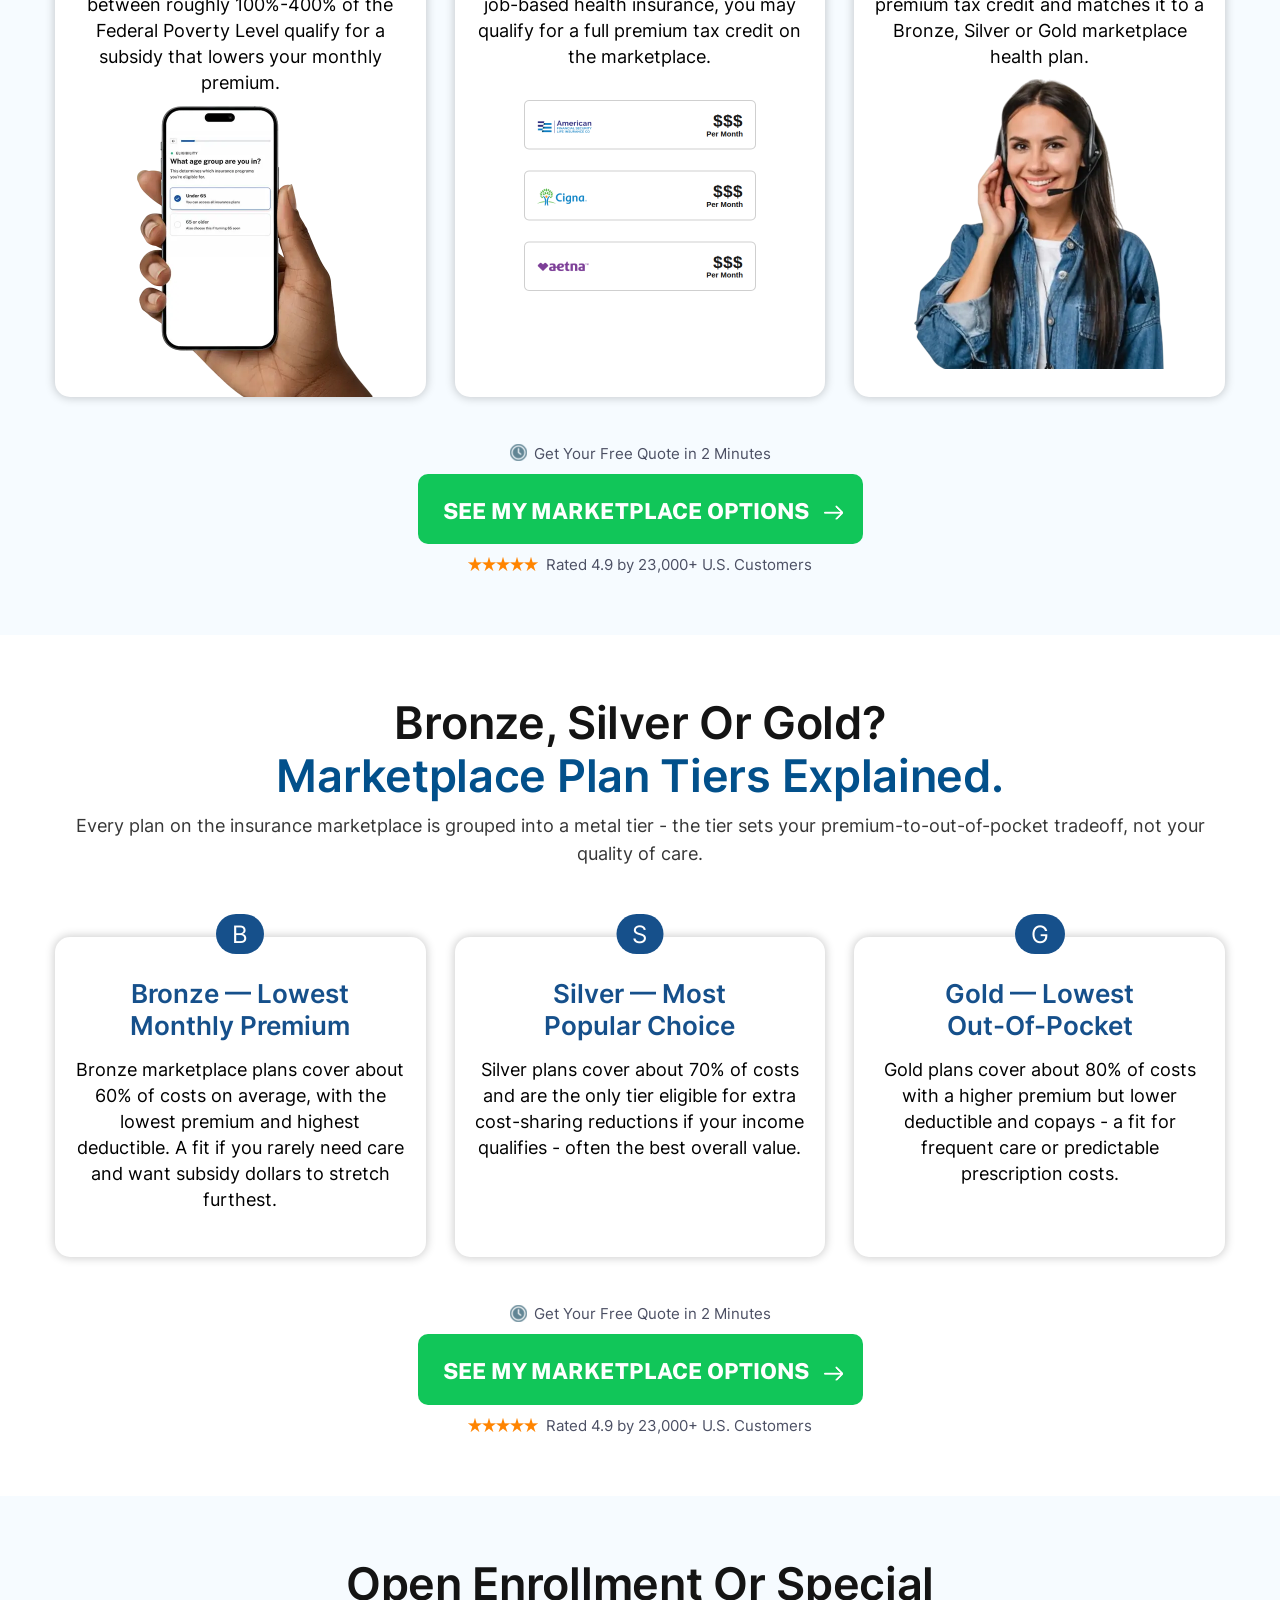
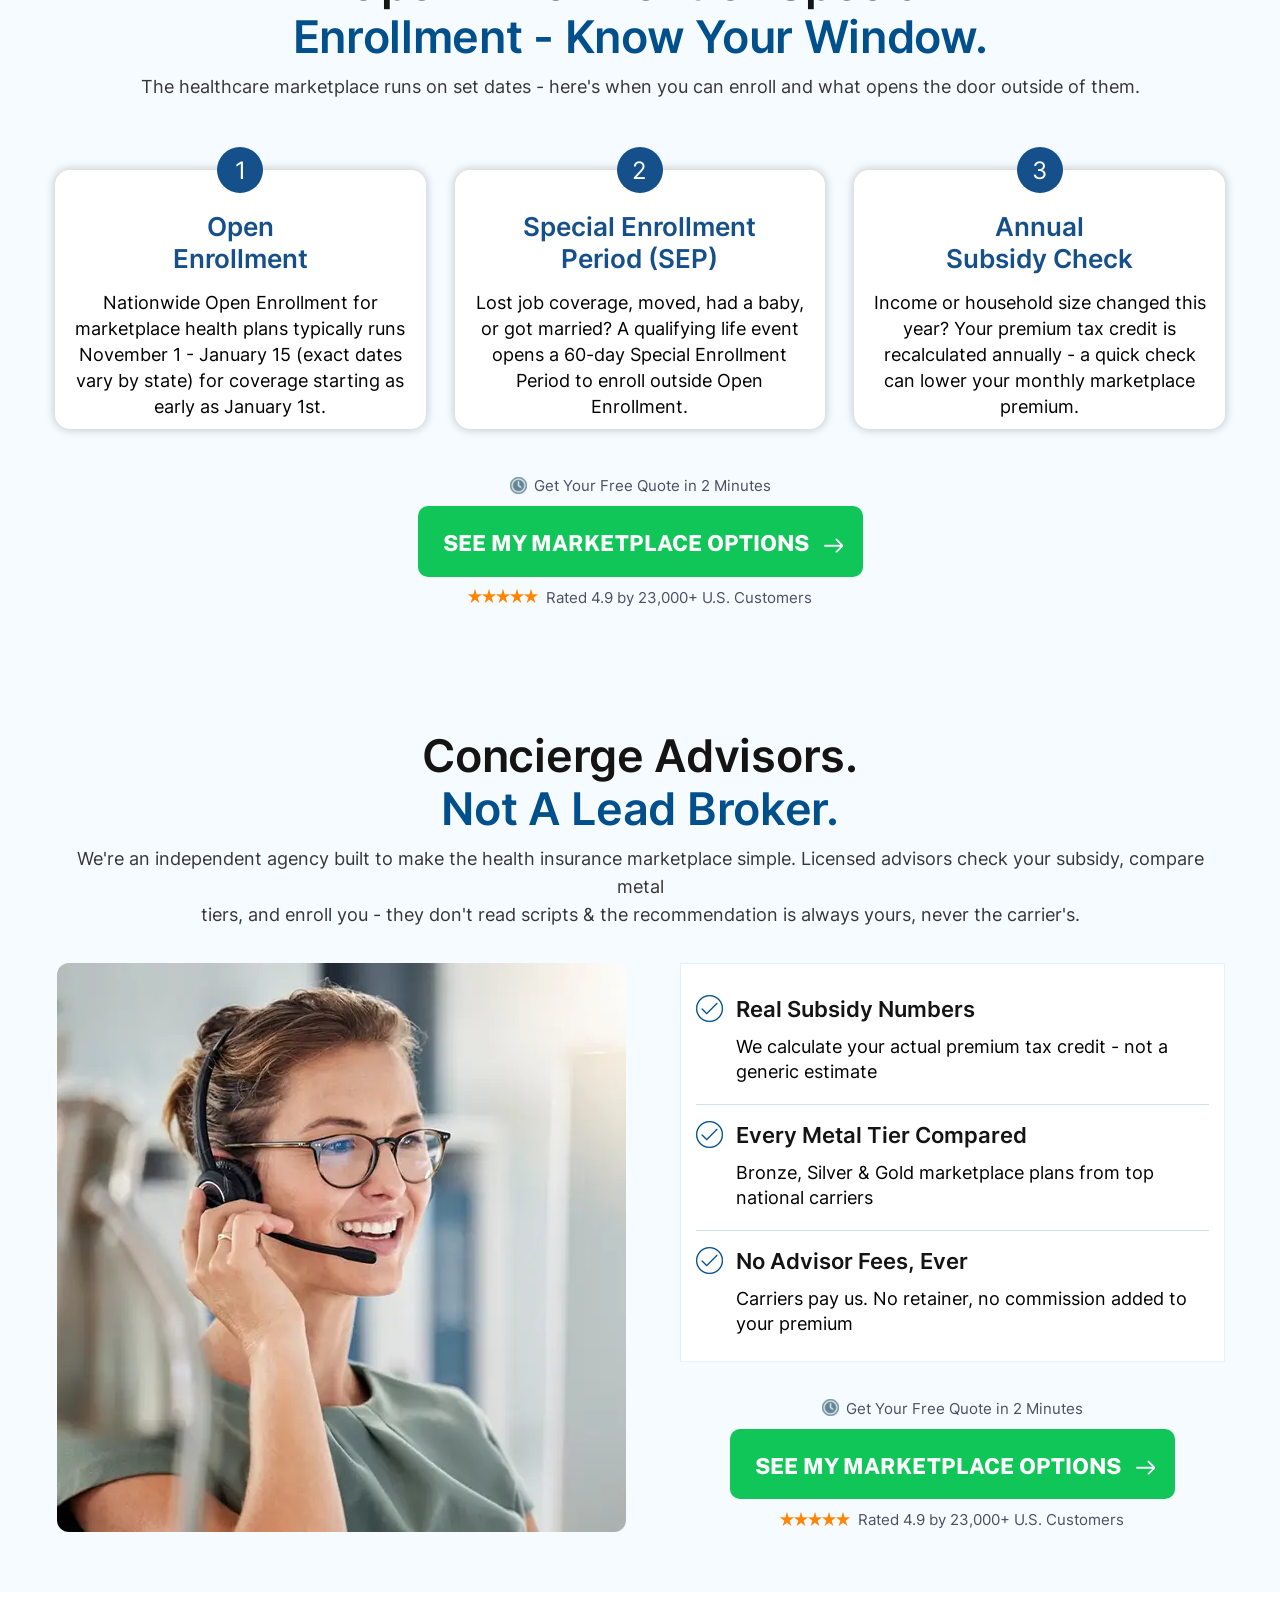
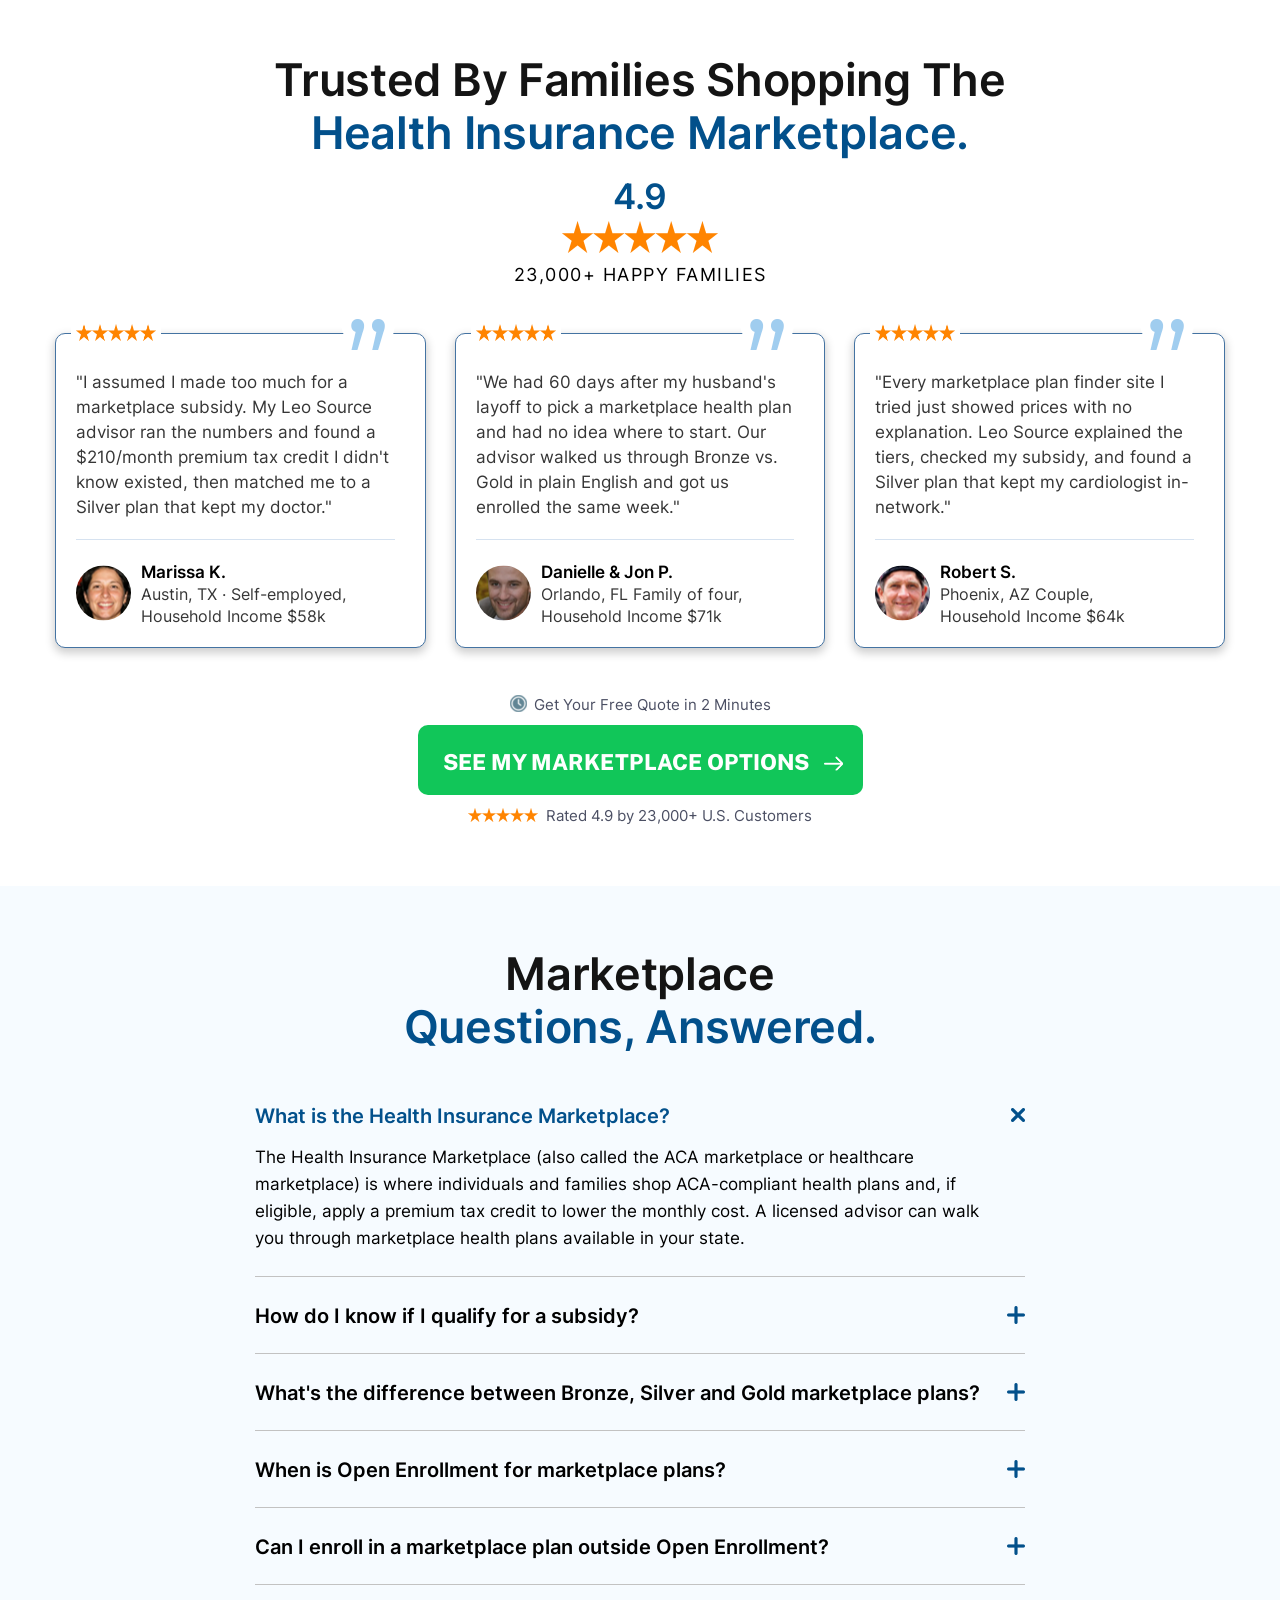
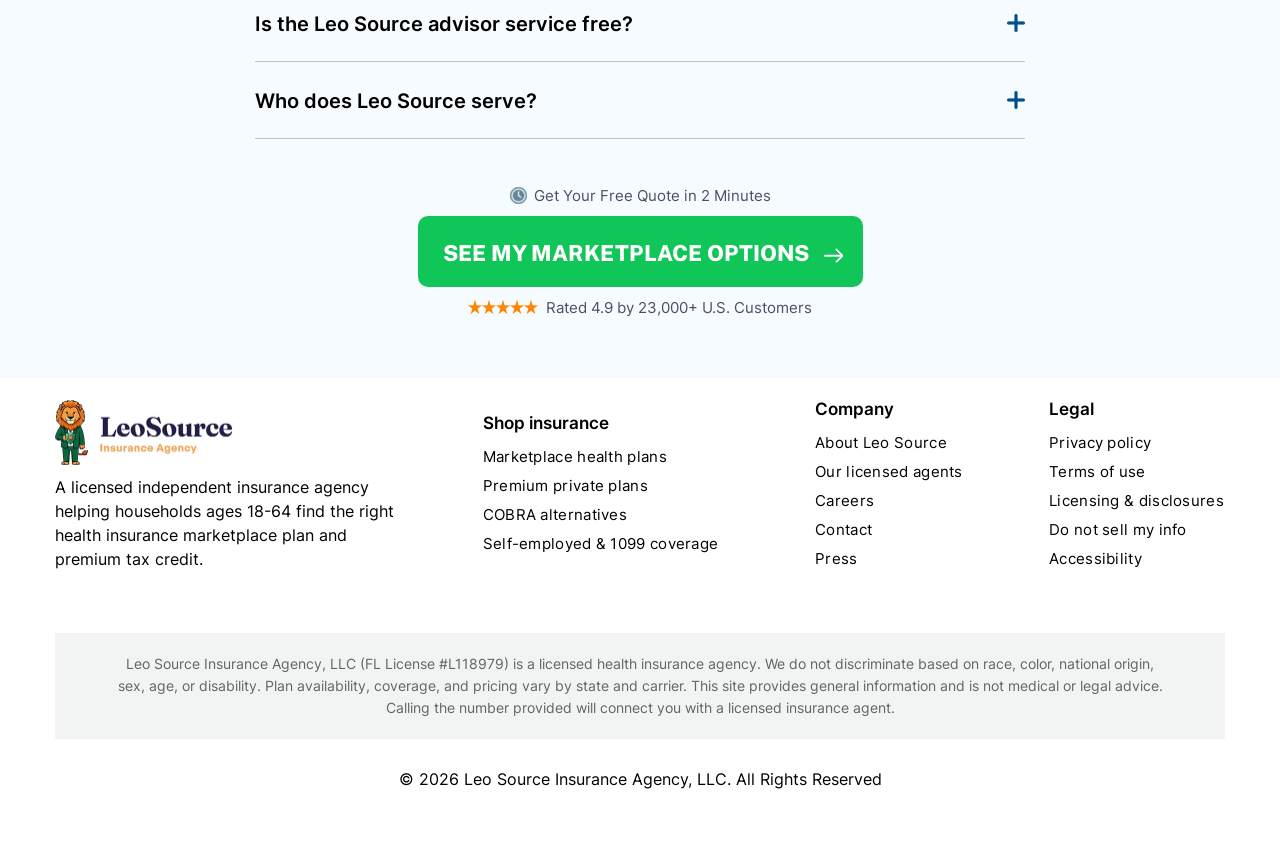
<file: marketplace-plans.html>
<!doctype html>
<html>
<head>
<meta charset="utf-8">
<meta name="viewport" content="width=device-width, initial-scale=1.0">
<link rel="shortcut icon" type="image/x-icon" href="images/favicon.webp">
<title>Health Insurance Marketplace Plans | 2026 ACA Marketplace - LeoSource</title>
<meta name="description" content="Compare 2026 Health Insurance Marketplace plans and check your premium tax credit subsidy eligibility in minutes. Bronze, Silver & Gold marketplace health plans from top carriers - see your options today.">
<link rel="canonical" href="https://shophealthrates.com/marketplace-plans.html">
<meta name="robots" content="index, follow">

<!------css link---------->
<link rel="stylesheet" type="text/css" href="css/style.css">


<link rel="preload" href="css/Inter-Regular.woff2" as="font" type="font/woff2" crossorigin>
<link rel="preload" href="css/Inter-SemiBold.woff2" as="font" type="font/woff2" crossorigin>
<link rel="preload" href="css/Inter-Bold.woff2" as="font" type="font/woff2" crossorigin>
<link rel="preload" href="css/Inter-ExtraBold.woff2" as="font" type="font/woff2" crossorigin>
<link rel="preload" href="css/PublicSans-Regular.woff2" as="font" type="font/woff2" crossorigin>
<link rel="preload" href="css/PublicSans-Medium.woff2" as="font" type="font/woff2" crossorigin>
<link rel="preload" href="css/PublicSans-ExtraBold.woff2" as="font" type="font/woff2" crossorigin>
<link rel="preload" href="css/PublicSans-Black.woff2" as="font" type="font/woff2" crossorigin>

<!-- ========================== TRACKING CODES — DO NOT MODIFY ========================== -->
<!-- These scripts power paid ad attribution (ClickFlare, Ringba, Clarity).                -->
<!-- Removing or altering them will break conversion tracking and cost real ad dollars.     -->
<!-- If you need to change tracking, update AGENTS.md first and get explicit approval.      -->
<!-- ==================================================================================== -->

<!-- Ringba call tracking tag -->
<script src="//b-js.ringba.com/CA28ed4f20fb83474ba9ae68fe41e6ab78" async></script>

<script type="text/javascript">
    (function(c,l,a,r,i,t,y){
        c[a]=c[a]||function(){(c[a].q=c[a].q||[]).push(arguments)};
        t=l.createElement(r);t.async=1;t.src="https://www.clarity.ms/tag/"+i;
        y=l.getElementsByTagName(r)[0];y.parentNode.insertBefore(t,y);
    })(window, document, "clarity", "script", "x0ifuryqyz");
</script>

<!-- ======================== END TRACKING CODES ======================== -->

<!-- Google tag (gtag.js) -->
<script async src="https://www.googletagmanager.com/gtag/js?id=AW-18140219113"></script>
<script>
  window.dataLayer = window.dataLayer || [];
  function gtag(){dataLayer.push(arguments);}
  gtag('js', new Date());

  gtag('config', 'AW-18140219113');
</script>

<!-- Taboola Pixel Code -->
<script type='text/javascript'>
  window._tfa = window._tfa || [];
  window._tfa.push({notify: 'event', name: 'page_view', id: 2076128});
  !function (t, f, a, x) {
         if (!document.getElementById(x)) {
            t.async = 1;t.src = a;t.id=x;f.parentNode.insertBefore(t, f);
         }
  }(document.createElement('script'),
  document.getElementsByTagName('script')[0],
  '//cdn.taboola.com/libtrc/unip/2076128/tfa.js',
  'tb_tfa_script');
</script>
<!-- End of Taboola Pixel Code -->

</head>

<body>

<!-- ========================== TRACKING CODES — DO NOT MODIFY ========================== -->
<!-- UTM capture, ClickFlare tag, and ClickFlare→Ringba bridge below.                     -->
<!-- Removing or altering them will break conversion tracking and cost real ad dollars.     -->
<!-- ==================================================================================== -->

<!-- Capture UTM/tracking params from ad click into sessionStorage -->
<script>
(function() {
    try {
        if (!sessionStorage.getItem('landing_url')) {
            var params = new URLSearchParams(window.location.search);
            if (params.has('gclid') || params.has('cpid') || params.has('utm_source') || params.has('wbraid') || params.has('gbraid')) {
                sessionStorage.setItem('landing_url', window.location.href);
                params.forEach(function(value, key) {
                    sessionStorage.setItem('utm_' + key, value);
                });
            }
        }
    } catch (_) {} // sessionStorage throws when the browser blocks site data
})();
</script>

<!-- ClickFlare non-redirect tracking script -->
<script>!function(){"use strict";var t="lp_ref",n="cpid",e="lpurl",c="https://leosourceclick.com",r="(?<domain>http(?:s?)://[^/]*)".concat("/cf/click"),a="(?:(?:/(?<cta>[1-9][0-9]*)/?)|(?:/))?",i="^".concat(r).concat(a).concat("(?:$|(\\\\?.*))"),o='javascript:window.clickflare.l="(?<original_link>'.concat(r).concat(a,'("|(\\\\?[^"]*"))).*'),s=function(){return new RegExp(i,"")},u=function(){return new RegExp(o,"")};function l(t){var n=function(t){return t.replace(s(),(function(t){for(var n=[],e=1;e<arguments.length;e++)n[e-1]=arguments[e];var r=n[n.length-1].domain;return t.replace(r,c)}))}(t);return'javascript:window.clickflare.l="'.concat(n,'"; void 0;')}function d(t,n){if(n&&t&&n.apply(document,[t]),/loaded|interactive|complete/.test(document.readyState))for(var e=0,c=document.links.length;e<c;e++)if(s().test(document.links[e].href)){var r=document.links[e];window.clickflare.links_replaced.has(r)||(r.href=l(r.href),window.clickflare.links_replaced.add(r))}}var f,h,m,p;!function(r,a){var i=document.onreadystatechange;window.clickflare||(window.clickflare={listeners:{},customParams:{},links_replaced:new Set,addEventListener:function(t,n){var e=this.listeners[t]||[];e.includes(n)||e.push(n),this.listeners[t]=e},dispatchEvent:function(t,n){n&&(this.customParams[t]=n),(this.listeners[t]||[]).forEach((function(t){return t(n)}))},push:function(t,n){n&&(this.customParams[t]=n),(this.listeners[t]||[]).forEach((function(t){return t(n)}))}},document.onreadystatechange=function(t){return d(t,i)},d(null,i),setTimeout((function(){!function(r,a){var i,o=function(r,a){var i=new URL("".concat(c).concat(r));o=a,s="{",u=s+s,l="_",d=l+l,o.startsWith(u)||o.startsWith(d)||i.searchParams.set(n,a);var o,s,u,l,d;return i.searchParams.append(t,document.referrer),i.searchParams.append(e,location.href),i.searchParams.append("lpt",document.title),i.searchParams.append("t",(new Date).getTime().toString()),i.toString()}(r,a),s=document.createElement("script"),l=document.scripts[0];s.async=1,s.src=o,s.onerror=function(){!function(){for(var t=function(t,n){var e=document.links[t];u().test(decodeURI(e.href))&&setTimeout((function(){e&&e.setAttribute("href",function(t){var n=t.match(u());if(n){var e=(n.groups||{}).original_link;return e?e.slice(0,-1):t}return t}(decodeURI(e.href)))}))},n=0,e=document.links.length;n<e;n++)t(n)}()},null===(i=l.parentNode)||void 0===i||i.insertBefore(s,l)}(r,a)})))}("".concat("/cf/tags","/").concat(new URL(window.location.href).searchParams.get("cftmid")||"6a0fb09a5d264100123b892d"),(m=new URL(window.location.href).searchParams.get(n),f=new RegExp("(^| )".concat("cf_cpid","=([^;]+)")),p=(h=document.cookie.match(f))&&h.pop()||null,m||p||"__CAMPAIGN_ID__"))}();</script>

<!-- Bridge: pass ClickFlare click ID to Ringba -->
<script>
(function() {
  var intervalId = setInterval(function() {
    var cfClickId = (window.clickflare && window.clickflare.tracking_params && window.clickflare.tracking_params.click_id)
      || (document.cookie.match(/(^| )cf_click_id=([^;]+)/) || [])[2]
      || '';
    if (cfClickId) {
      (window._rgba_tags = (window._rgba_tags || [])).push({ type: "User", clickid: cfClickId });
      clearInterval(intervalId);
    }
  }, 500);
  setTimeout(function() { clearInterval(intervalId); }, 15000);
})();
</script>

<!-- ======================== END TRACKING CODES ======================== -->

<!-- TrustedForm -->
<script type="text/javascript">
  (function() {
    var tf = document.createElement('script');
    tf.type = 'text/javascript';
    tf.async = true;
    tf.src = ("https:" == document.location.protocol ? 'https' : 'http') +
      '://api.trustedform.com/trustedform.js?field=xxTrustedFormCertUrl&use_tagged_consent=true&l=' +
      new Date().getTime() + Math.random();
    var s = document.getElementsByTagName('script')[0]; s.parentNode.insertBefore(tf, s);
  })();
</script>
<noscript>
  <img src='https://api.trustedform.com/ns.gif' />
</noscript>
<!-- End TrustedForm -->

<!-------Top-Caption------->
<div class="top_caption">
    <div class="container">
        <p>2026 Open Enrollment - Marketplace Plans Now Available</p>
    </div>
</div>

<!----------Header--------->
<div class="header">
    <div class="container">
		<div class="header_row">
        	<img src="images/logo.webp" alt="logo" class="logo">

            <a href="tel:+18007581590" class="header_right">
                <div class="header_call_icon">
                    <img src="images/call-icn.webp" alt="icon" class="header_call animated tada">
                </div>
                <div class="header_right_content">
                    <p class="header_right_text1">Speak with a Licensed Advisor</p>
                    <p class="header_right_text2">(800) 758-1590</p>
                    <p class="header_right_text3">12 Agents Available Now</p>
                </div>
            </a>

        </div>
    </div>
</div>

<!------Header-Strip------->
<div class="header_strip">
    <div class="header_strip_slider">
        <div class="header_strip_slider_inner">
            <div class="header_strip_slider_box">
                <p class="header_strip_text"><img src="images/star.webp" class="header_strip_icon" alt="icon">Found out I qualified for a $210/mo subsidy - Linda M.</p>
                <p class="header_strip_text"><img src="images/star.webp" class="header_strip_icon" alt="icon">Didn't know I could still get a premium tax credit - Michael R.</p>
                <p class="header_strip_text"><img src="images/star.webp" class="header_strip_icon" alt="icon">Silver marketplace plan, no more guessing on tiers - James W.</p>
                <p class="header_strip_text"><img src="images/star.webp" class="header_strip_icon" alt="icon">Enrolled during my Special Enrollment Period in a day - Sarah M.</p>
                <p class="header_strip_text"><img src="images/star.webp" class="header_strip_icon" alt="icon">Marketplace plan ended up $195 cheaper than I thought - Megan D.</p>
            </div>
        </div>

        <div class="header_strip_slider_inner">
            <div class="header_strip_slider_box">
                <p class="header_strip_text"><img src="images/star.webp" class="header_strip_icon" alt="icon">Found out I qualified for a $210/mo subsidy - Linda M.</p>
                <p class="header_strip_text"><img src="images/star.webp" class="header_strip_icon" alt="icon">Didn't know I could still get a premium tax credit - Michael R.</p>
                <p class="header_strip_text"><img src="images/star.webp" class="header_strip_icon" alt="icon">Silver marketplace plan, no more guessing on tiers - James W.</p>
                <p class="header_strip_text"><img src="images/star.webp" class="header_strip_icon" alt="icon">Enrolled during my Special Enrollment Period in a day - Sarah M.</p>
                <p class="header_strip_text"><img src="images/star.webp" class="header_strip_icon" alt="icon">Marketplace plan ended up $195 cheaper than I thought - Megan D.</p>
            </div>
        </div>
    </div>
</div>

<!---------Banner---------->
<div class="banner" id="form">
	<div class="container">
    	<div class="banner_content">
        	<h1 class="banner_heading">2026 Health Insurance<br>Marketplace Plans<br><span>&mdash; See If You Qualify For A Subsidy</span></h1>
            <p class="banner_paragraph">Compare Bronze, Silver & Gold health plan marketplace options and check your premium tax credit eligibility in <br class="show-desk">minutes - matched to your budget by a licensed advisor.</p>
            <div class="banner_form_box">
                <p class="banner_form_box_heading">Get Your Free Marketplace Quote in 2 Minutes</p>
                <div class="banner_list_box">
                    <ul class="banner_list">
                        <li>
                            <img src="images/bnr-list-icn1.webp" alt="icon">
                            <p>Check Subsidy Eligibility</p>
                        </li>
                        <li>
                            <img src="images/bnr-list-icn2.webp" alt="icon">
                            <p>Bronze, Silver & Gold Plans</p>
                        </li>
                        <li>
                            <img src="images/bnr-list-icn3.webp" alt="icon">
                            <p>Free Quote</p>
                        </li>
                    </ul>
                </div>
                <form action="quiz.html" method="get">
                    <div class="banner_form_box_inner">

                        <div class="form_element">
                            <input type="tel" name="zip" placeholder="Enter Zip Code" maxlength="5"  value="" class="input_field">
                        </div>
                        <div class="form_button_box">
                            <button type="submit" class="form_button">See My Marketplace Options<img src="images/btn-arw.webp" class="form_button_arrow" alt="icon"></button>
                            <p class="secure_text"><img src="images/lock-icn.webp" alt="icon">100% Secure & Confidential</p>
                        </div>

                    </div>
                </form>
            </div>
            <div class="show-mob">
                <a href="tel:+18007581590">
                    <div class="contact_box">
                        <p class="contact_box_heading"><span>For Immediate Assistance</span></p>
                        <div class="contact_deatils_box">
                            <div class="contact_deatils_left">
                                <img src="images/contact-icn.webp" class="contact_icon animated tada" alt="icon">
                            </div>
                            <div class="contact_deatils_right">
                                <p class="contact_deatils_text1">Speak with a Licensed Advisor</p>
                                <p class="contact_deatils_text2">(800) 758-1590</p>
                                <p class="contact_deatils_text3">12 Agents Available Now</p>
                            </div>
                        </div>
                    </div>
                </a>
            	<div class="mobile_banner_image_box">
            		<img src="images/mob-bnr-img.webp" class="mobile_banner_image" alt="image">
                </div>
            </div>
     	</div>
    </div>
</div>

<!-----Banner-Bottom------->
<div class="banner_bottom">
    <div class="container">
    	<h2 class="banner_bottom_heading">Marketplace Health Plans From The Carriers You Know</h2>
        <ul class="banner_bottom_list">
            <li><a href="quiz.html"><img src="images/bnr-btm-logo1.webp" class="banner_bottom_logo" alt="logo"></a></li>
            <li><a href="quiz.html"><img src="images/bnr-btm-logo2.webp" class="banner_bottom_logo" alt="logo"></a></li>
            <li><a href="quiz.html"><img src="images/bnr-btm-logo3.webp" class="banner_bottom_logo" alt="logo"></a></li>
            <li><a href="quiz.html"><img src="images/bnr-btm-logo4.webp" class="banner_bottom_logo" alt="logo"></a></li>
            <li><a href="quiz.html"><img src="images/bnr-btm-logo5.webp" class="banner_bottom_logo" alt="logo"></a></li>
            <li><a href="quiz.html"><img src="images/bnr-btm-logo6.webp" class="banner_bottom_logo" alt="logo"></a></li>
        </ul>
    </div>
</div>

<!-------Section-1 (Subsidy Eligibility)--------->
<div class="section1">
    <div class="container">
    	<h2 class="common_heading">Do You Qualify For A <br><span>Marketplace Subsidy?</span></h2>
        <p class="common_paragraph">Most people shopping the health insurance marketplace qualify for some level of premium tax credit - here's how to find out fast.</p>
		<div class="section1_row">
            <div class="section1_column">
            	<p class="section1_column_number">1</p>
                <h3 class="section1_column_heading">Household Income <br>In Range</h3>
                <p class="section1_column_paragraph">Most marketplace shoppers earning between roughly 100%-400% of the Federal Poverty Level qualify for a subsidy that lowers your monthly premium.</p>
                <a href="quiz.html"><img src="images/s1-col-img1.webp" class="section1_column_image section1_column_image1" alt="image"></a>
            </div>
            <div class="section1_column">
            	<p class="section1_column_number">2</p>
                <h3 class="section1_column_heading">No Affordable <br>Employer Coverage</h3>
                <p class="section1_column_paragraph">If you don't have access to affordable job-based health insurance, you may qualify for a full premium tax credit on the marketplace.</p>
                <a href="quiz.html"><img src="images/s1-col-img2.png" class="section1_column_image section1_column_image2" alt="image"></a>
            </div>
            <div class="section1_column">
            	<p class="section1_column_number">3</p>
                <h3 class="section1_column_heading">Get Your <br>Real Number</h3>
                <p class="section1_column_paragraph">A licensed advisor checks your exact premium tax credit and matches it to a Bronze, Silver or Gold marketplace health plan.</p>
               	<a href="quiz.html"><img src="images/s1-col-img3.webp" class="section1_column_image section1_column_image3" alt="image"></a>
            </div>
        </div>
        <div class="clearall"></div>
        <div class="button_box">
        	<p class="button_text1"><img src="images/timer-icon.webp" class="button_text1_icon" alt="icon">Get Your Free Quote in 2 Minutes</p>
            <a href="javascript:bookmarkscroll.scrollTo('form')" class="common_button">See My Marketplace Options<img src="images/btn-arw.webp" class="button_arrow" alt="icon"></a>
            <p class="button_text2"><img src="images/btn-star.webp" class="button_text2_icon" alt="icon">Rated 4.9 by 23,000+ U.S. Customers</p>
        </div>
    </div>
</div>

<!-------Section-Tiers (Bronze/Silver/Gold)--------->
<div class="section2">
    <div class="container">
    	<h2 class="common_heading">Bronze, Silver Or Gold? <br><span>Marketplace Plan Tiers Explained.</span></h2>
        <p class="common_paragraph">Every plan on the insurance marketplace is grouped into a metal tier - the tier sets your premium-to-out-of-pocket tradeoff, not your quality of care.</p>
		<div class="section1_row">
            <div class="section1_column" style="padding-bottom:35px;">
            	<p class="section1_column_number">B</p>
                <h3 class="section1_column_heading">Bronze &mdash; Lowest <br>Monthly Premium</h3>
                <p class="section1_column_paragraph">Bronze marketplace plans cover about 60% of costs on average, with the lowest premium and highest deductible. A fit if you rarely need care and want subsidy dollars to stretch furthest.</p>
            </div>
            <div class="section1_column" style="padding-bottom:35px;">
            	<p class="section1_column_number">S</p>
                <h3 class="section1_column_heading">Silver &mdash; Most <br>Popular Choice</h3>
                <p class="section1_column_paragraph">Silver plans cover about 70% of costs and are the only tier eligible for extra cost-sharing reductions if your income qualifies - often the best overall value.</p>
            </div>
            <div class="section1_column" style="padding-bottom:35px;">
            	<p class="section1_column_number">G</p>
                <h3 class="section1_column_heading">Gold &mdash; Lowest <br>Out-Of-Pocket</h3>
                <p class="section1_column_paragraph">Gold plans cover about 80% of costs with a higher premium but lower deductible and copays - a fit for frequent care or predictable prescription costs.</p>
            </div>
        </div>
        <div class="clearall"></div>
        <div class="button_box">
        	<p class="button_text1"><img src="images/timer-icon.webp" class="button_text1_icon" alt="icon">Get Your Free Quote in 2 Minutes</p>
            <a href="javascript:bookmarkscroll.scrollTo('form')" class="common_button">See My Marketplace Options<img src="images/btn-arw.webp" class="button_arrow" alt="icon"></a>
            <p class="button_text2"><img src="images/btn-star.webp" class="button_text2_icon" alt="icon">Rated 4.9 by 23,000+ U.S. Customers</p>
        </div>
    </div>
</div>

<!-------Section-Dates (Open Enrollment / SEP)--------->
<div class="section1">
    <div class="container">
    	<h2 class="common_heading">Open Enrollment Or Special <br><span>Enrollment - Know Your Window.</span></h2>
        <p class="common_paragraph">The healthcare marketplace runs on set dates - here's when you can enroll and what opens the door outside of them.</p>
		<div class="section1_row">
            <div class="section1_column">
            	<p class="section1_column_number">1</p>
                <h3 class="section1_column_heading">Open <br>Enrollment</h3>
                <p class="section1_column_paragraph">Nationwide Open Enrollment for marketplace health plans typically runs November 1 - January 15 (exact dates vary by state) for coverage starting as early as January 1st.</p>
            </div>
            <div class="section1_column">
            	<p class="section1_column_number">2</p>
                <h3 class="section1_column_heading">Special Enrollment <br>Period (SEP)</h3>
                <p class="section1_column_paragraph">Lost job coverage, moved, had a baby, or got married? A qualifying life event opens a 60-day Special Enrollment Period to enroll outside Open Enrollment.</p>
            </div>
            <div class="section1_column">
            	<p class="section1_column_number">3</p>
                <h3 class="section1_column_heading">Annual <br>Subsidy Check</h3>
                <p class="section1_column_paragraph">Income or household size changed this year? Your premium tax credit is recalculated annually - a quick check can lower your monthly marketplace premium.</p>
            </div>
        </div>
        <div class="clearall"></div>
        <div class="button_box">
        	<p class="button_text1"><img src="images/timer-icon.webp" class="button_text1_icon" alt="icon">Get Your Free Quote in 2 Minutes</p>
            <a href="javascript:bookmarkscroll.scrollTo('form')" class="common_button">See My Marketplace Options<img src="images/btn-arw.webp" class="button_arrow" alt="icon"></a>
            <p class="button_text2"><img src="images/btn-star.webp" class="button_text2_icon" alt="icon">Rated 4.9 by 23,000+ U.S. Customers</p>
        </div>
    </div>
</div>

<!-------Section-3--------->
<div class="section3">
    <div class="container">
    	<h2 class="common_heading">Concierge Advisors. <br><span>Not A Lead Broker.</span></h2>
        <p class="common_paragraph">We're an independent agency built to make the health insurance marketplace simple. Licensed advisors check your subsidy, compare metal <br class="show-desk">tiers, and enroll you - they don't read scripts & the recommendation is always yours, never the carrier's.</p>
		<div class="section3_content">
        	<div class="section3_content_left hide-mob">
            	<img src="images/s3-img.webp" class="section3_image" alt="image">
            </div>
        	<div class="section3_content_right">
            	<div class="show-mob">
                    <div class="section3_image_box">
                        <img src="images/s3-img-mob.webp" class="mobile_section3_image" alt="image">
                    </div>
                </div>
            	<div class="section3_list_box">
                    <ul class="section3_list">
                        <li>
                            <h3 class="section3_list_heading">Real Subsidy Numbers</h3>
                            <p class="section3_list_paragraph">We calculate your actual premium tax credit - not a generic estimate</p>
                        </li>
                        <li>
                            <h3 class="section3_list_heading">Every Metal Tier Compared</h3>
                            <p class="section3_list_paragraph">Bronze, Silver & Gold marketplace plans from top national carriers</p>
                        </li>
                        <li>
                            <h3 class="section3_list_heading">No Advisor Fees, Ever</h3>
                            <p class="section3_list_paragraph">Carriers pay us. No retainer, no commission added to your premium</p>
                        </li>
                    </ul>
                </div>
                <div class="clearall"></div>
                <div class="button_box">
                    <p class="button_text1"><img src="images/timer-icon.webp" class="button_text1_icon" alt="icon">Get Your Free Quote in 2 Minutes</p>
                    <a href="javascript:bookmarkscroll.scrollTo('form')" class="common_button">See My Marketplace Options<img src="images/btn-arw.webp" class="button_arrow" alt="icon"></a>
                    <p class="button_text2"><img src="images/btn-star.webp" class="button_text2_icon" alt="icon">Rated 4.9 by 23,000+ U.S. Customers</p>
                </div>
        	</div>
    	</div>
    </div>
</div>

<!-------Section-4--------->
<div class="section4">
    <div class="container">
    	<h2 class="common_heading">Trusted By Families Shopping The <br><span>Health Insurance Marketplace.</span></h2>
		<div class="rating_box">
        	<p class="rating_text1">4.9</p>
            <img src="images/star.webp" class="rating_star" alt="icon">
        	<p class="rating_text2">23,000+ Happy Families</p>
        </div>

        <div class="testimonial_row">
        	<div class="testimonial_column">
            	<div class="testimonial_star_box">
                	<img src="images/star.webp" class="testimonial_star" alt="icon">
                </div>
                <img src="images/quote.webp" class="testimonial_quote" alt="icon">
                <p class="testimonial_column_paragraph">"I assumed I made too much for a marketplace subsidy. My Leo Source advisor ran the numbers and found a $210/month premium tax credit I didn't know existed, then matched me to a Silver plan that kept my doctor."</p>
                <div class="testimonial_user_details">
                	<img src="images/testi-user-img1.webp" class="testimonial_user_image" alt="image">
                	<p class="testimonial_user_name"><span>Marissa K.</span><br>Austin, TX &middot; Self-employed, <br>Household Income $58k</p>
                </div>
            </div>
            <div class="testimonial_column">
                <div class="testimonial_star_box">
                	<img src="images/star.webp" class="testimonial_star" alt="icon">
                </div>
                <img src="images/quote.webp" class="testimonial_quote" alt="icon">
                <p class="testimonial_column_paragraph">"We had 60 days after my husband's layoff to pick a marketplace health plan and had no idea where to start. Our advisor walked us through Bronze vs. Gold in plain English and got us enrolled the same week."</p>
                <div class="testimonial_user_details">
                	<img src="images/testi-user-img2.webp" class="testimonial_user_image" alt="image">
                	<p class="testimonial_user_name"><span>Danielle & Jon P.</span><br>Orlando, FL Family of four, <br>Household Income $71k</p>
                </div>
            </div>
            <div class="testimonial_column">
                <div class="testimonial_star_box">
                	<img src="images/star.webp" class="testimonial_star" alt="icon">
                </div>
                <img src="images/quote.webp" class="testimonial_quote" alt="icon">
                <p class="testimonial_column_paragraph">"Every marketplace plan finder site I tried just showed prices with no explanation. Leo Source explained the tiers, checked my subsidy, and found a Silver plan that kept my cardiologist in-network."</p>
                <div class="testimonial_user_details">
                	<img src="images/testi-user-img3.webp" class="testimonial_user_image" alt="image">
                	<p class="testimonial_user_name"><span>Robert S.</span><br>Phoenix, AZ Couple, <br>Household Income $64k</p>
                </div>
            </div>
		</div>
        <div class="clearall"></div>
        <div class="button_box">
        	<p class="button_text1"><img src="images/timer-icon.webp" class="button_text1_icon" alt="icon">Get Your Free Quote in 2 Minutes</p>
            <a href="javascript:bookmarkscroll.scrollTo('form')" class="common_button">See My Marketplace Options<img src="images/btn-arw.webp" class="button_arrow" alt="icon"></a>
            <p class="button_text2"><img src="images/btn-star.webp" class="button_text2_icon" alt="icon">Rated 4.9 by 23,000+ U.S. Customers</p>
        </div>
    </div>
</div>

<!-------Section-5--------->
<div class="section5">
    <div class="container">
    	<h2 class="common_heading">Marketplace <br><span>Questions, Answered.</span></h2>
        <div class="faq-box">
            <div class="faq-row">
                <h3 class="accordion acdn-heading accordion-open">What is the Health Insurance Marketplace?</h3>
                <div class="acdn-content">
                    <p class="acdn-para">The Health Insurance Marketplace (also called the ACA marketplace or healthcare marketplace) is where individuals and families shop ACA-compliant health plans and, if eligible, apply a premium tax credit to lower the monthly cost. A licensed advisor can walk you through marketplace health plans available in your state.</p>
                </div>
            </div>

            <div class="faq-row">
                <h3 class="accordion acdn-heading">How do I know if I qualify for a subsidy?</h3>
                <div class="acdn-content" style="display: none;">
                    <p class="acdn-para">Subsidy eligibility (the premium tax credit) is based mainly on your household income relative to the Federal Poverty Level and whether affordable job-based coverage is available to you. Most people who shop the insurance marketplace qualify for at least a partial credit - a licensed advisor can check your exact number in minutes.</p>
                </div>
            </div>

            <div class="faq-row">
                <h3 class="accordion acdn-heading">What's the difference between Bronze, Silver and Gold marketplace plans?</h3>
                <div class="acdn-content" style="display: none;">
                    <p class="acdn-para">The metal tiers set how costs are split between you and the plan, not the quality of care. Bronze covers about 60% of costs with the lowest premium, Silver covers about 70% and is the only tier eligible for extra cost-sharing reductions, and Gold covers about 80% with a higher premium but lower deductible and copays.</p>
                </div>
            </div>

            <div class="faq-row">
                <h3 class="accordion acdn-heading">When is Open Enrollment for marketplace plans?</h3>
                <div class="acdn-content" style="display: none;">
                    <p class="acdn-para">Open Enrollment for the 2026 plan year typically runs November 1 through January 15, though exact dates can vary by state. Enrolling by December 15 generally starts coverage on January 1st.</p>
                </div>
            </div>

            <div class="faq-row">
                <h3 class="accordion acdn-heading">Can I enroll in a marketplace plan outside Open Enrollment?</h3>
                <div class="acdn-content" style="display: none;">
                    <p class="acdn-para">Yes, if you have a qualifying life event - losing job-based coverage, moving, marriage, or having a baby, among others - you get a 60-day Special Enrollment Period (SEP) to enroll in a health plan marketplace outside the standard window.</p>
                </div>
            </div>

            <div class="faq-row">
                <h3 class="accordion acdn-heading">Is the Leo Source advisor service free?</h3>
                <div class="acdn-content" style="display: none;">
                    <p class="acdn-para">Yes. Our concierge advisors are compensated directly by carriers - there's no separate fee, retainer, or commission added to your marketplace premium, subsidized or not.</p>
                </div>
            </div>

            <div class="faq-row">
                <h3 class="accordion acdn-heading">Who does Leo Source serve?</h3>
                <div class="acdn-content" style="display: none;">
                    <p class="acdn-para">Leo Source focuses exclusively on Americans <strong>ages 18-64,</strong> helping individuals and families find the right marketplace health plan and capture every premium tax credit they qualify for.</p>
                </div>
            </div>
        </div>
        <div class="clearall"></div>
        <div class="button_box">
        	<p class="button_text1"><img src="images/timer-icon.webp" class="button_text1_icon" alt="icon">Get Your Free Quote in 2 Minutes</p>
            <a href="javascript:bookmarkscroll.scrollTo('form')" class="common_button">See My Marketplace Options<img src="images/btn-arw.webp" class="button_arrow" alt="icon"></a>
            <p class="button_text2"><img src="images/btn-star.webp" class="button_text2_icon" alt="icon">Rated 4.9 by 23,000+ U.S. Customers</p>
        </div>
    </div>
</div>

<!---------Footer---------->
<div class="footer">
    <div class="container">
        <div class="footer_links_inner">
            <div class="footer_links_column footer_links_column1">
                <a href="#"><img src="images/logo.webp" class="footer_logo"  alt="logo"></a>
                <p class="footer_links_text">A licensed independent insurance agency helping households ages 18-64 find the right health insurance marketplace plan and premium tax credit.</p>

            </div>

            <div class="footer_links_column footer_links_column2">
                <p class="footer_links_heading">Shop insurance</p>
                <ul class="footer_links_list">
                    <li><a href="quiz.html">Marketplace health plans</a></li>
                    <li><a href="quiz.html">Premium private plans</a></li>
                    <li><a href="quiz.html">COBRA alternatives</a></li>
                    <li><a href="quiz.html">Self-employed & 1099 coverage</a></li>
                </ul>
            </div>

            <div class="footer_links_column footer_links_column3">
                <p class="footer_links_heading">Company</p>
                <ul class="footer_links_list">
                    <li><a href="#">About Leo Source</a></li>
                    <li><a href="#">Our licensed agents</a></li>
                    <li><a href="#">Careers</a></li>
                    <li><a href="#">Contact</a></li>
                    <li><a href="#">Press</a></li>
                </ul>
            </div>

            <div class="footer_links_column footer_links_column4">
                <p class="footer_links_heading">Legal</p>
                <ul class="footer_links_list">
                    <li><a href="privacy.html" target="_blank">Privacy policy</a></li>
                    <li><a href="term.html" target="_blank">Terms of use</a></li>
                    <li><a href="#">Licensing & disclosures</a></li>
                    <li><a href="#">Do not sell my info</a></li>
                    <li><a href="#">Accessibility</a></li>
                </ul>
            </div>
        </div>

        <div class="footer_note_box">
        	<p>Leo Source Insurance Agency, LLC (FL License #L118979) is a licensed health insurance agency. We do not discriminate based on race, color, national origin,
sex, age, or disability. Plan availability, coverage, and pricing vary by state and carrier. This site provides general information and is not medical or legal advice. Calling the number provided will connect you with a licensed insurance agent.</p>
        </div>
       <p class="footer_text">&copy; <script type="text/javascript">var year = new Date();document.write(year.getFullYear());</script> Leo Source Insurance Agency, LLC. <br class="show-mob">All Rights Reserved</p>
    </div>
</div>

<!---------Script---------->
<script type="text/javascript" src="js/jquery-3.6.0.min.js"></script>
<script type="text/javascript" src="js/bookmarkscroll.js"></script>
<script type="text/javascript">

$(document).ready(function(e){

	//accordion JS
	$(".accordion").click(function() {

		var questionDiv = $(this);
		var answerDiv   = $(this).next('.acdn-content');
		var idx = $('.acdn-content').index(answerDiv);

		$('.acdn-content').each(function(index, ansDiv) {
            if(index != idx && $(ansDiv).is(':visible')) {
				$(ansDiv).slideUp(500, function() {
					$(ansDiv).prev('.accordion').removeClass('accordion-open');
				});
			}
        });

		if (answerDiv.is(':visible')) {
			answerDiv.stop().slideUp(500, function() {
				questionDiv.removeClass('accordion-open');
			});
		} else {
		  questionDiv.addClass('accordion-open');
		  answerDiv.stop().slideDown(500);
		}
	});
});

</script>

<!-- ========================== TRACKING CODES — DO NOT MODIFY ========================== -->
<!-- Connect Streams module (commented out on this page — see note). Do not remove.        -->
<!-- ==================================================================================== -->

<!-- Connect Streams Module — COMMENTED OUT: requires a phone number to render.
     The lightbox is a callback widget (rings the user's phone), so it only works
     on post-form pages where we have the lead's number. To enable here, build a
     custom click-to-call popup instead.

<div class="g3cm_holder" data-module="1966" data-showoninit="false" data-conversionid="" data-destination="" data-destinationext="" data-followup="" style="display:none;">Thank you for your inquiry. A representative will be in contact with you shortly.</div>

<script type="text/javascript">
window.g3cm = window.g3cm || function () { (g3cm.q = g3cm.q || []).push(arguments) };
g3cm('loadjquery', 'false');
g3cm('send', 'init');

(function() {
    var shown = sessionStorage.getItem('cs_shown');
    if (shown) return;

    function showPopup() {
        if (sessionStorage.getItem('cs_shown')) return;
        sessionStorage.setItem('cs_shown', '1');
        g3cm('show');
    }

    setTimeout(showPopup, 10000);

    document.documentElement.addEventListener('mouseleave', function(e) {
        if (e.clientY <= 0) showPopup();
    });
})();
</script>
<script src="https://api.connectstreams.com/js/connectme-v3.min.js" async="async"></script>
-->

<!-- ======================== END TRACKING CODES ======================== -->

<!-- Carry ad-click params (gclid/campaignid/keyword/etc.) forward into quiz.html.
     The zip form (method=get) and the CTA links otherwise navigate to a bare
     quiz.html, so the ClickFlare tag re-fires on the quiz with no ad params and the
     lead conversion loses keyword/campaign/gclid. We read the original landing URL
     captured in sessionStorage and (a) inject hidden inputs into the quiz form and
     (b) append the params to every quiz.html link. Does NOT touch tracking blocks. -->
<script>
(function () {
    try {
        var landing = sessionStorage.getItem('landing_url');
        var src = new URLSearchParams(landing ? new URL(landing).search : window.location.search);
        var KEEP = ['gclid','wbraid','gbraid','cpid','campaignid','adgroupid','creative','keyword',
                    'matchtype','network','placement','targetid','loc_physical_ms','loc_interest_ms',
                    'gad_source','gad_campaignid','utm_source','utm_medium','utm_campaign','utm_term','utm_content'];
        var carry = new URLSearchParams();
        KEEP.forEach(function (k) { var v = src.get(k); if (v) carry.set(k, v); });
        if (carry.toString() === '') return; // nothing to carry (organic/direct)
        // (a) zip form (GET): hidden inputs become query params on submit
        document.querySelectorAll('form[action^="quiz.html"]').forEach(function (f) {
            carry.forEach(function (v, k) {
                if (f.querySelector('input[name="' + k + '"]')) return;
                var inp = document.createElement('input');
                inp.type = 'hidden'; inp.name = k; inp.value = v;
                f.appendChild(inp);
            });
        });
        // (b) CTA links to quiz.html
        document.querySelectorAll('a[href^="quiz.html"]').forEach(function (a) {
            var href = a.getAttribute('href') || 'quiz.html';
            var qi = href.indexOf('?');
            var base = qi > -1 ? href.slice(0, qi) : href;
            var merged = new URLSearchParams(qi > -1 ? href.slice(qi + 1) : '');
            carry.forEach(function (v, k) { if (!merged.has(k)) merged.set(k, v); });
            a.setAttribute('href', base + '?' + merged.toString());
        });
    } catch (_) {}
})();
</script>
</body>
</html>
</file>
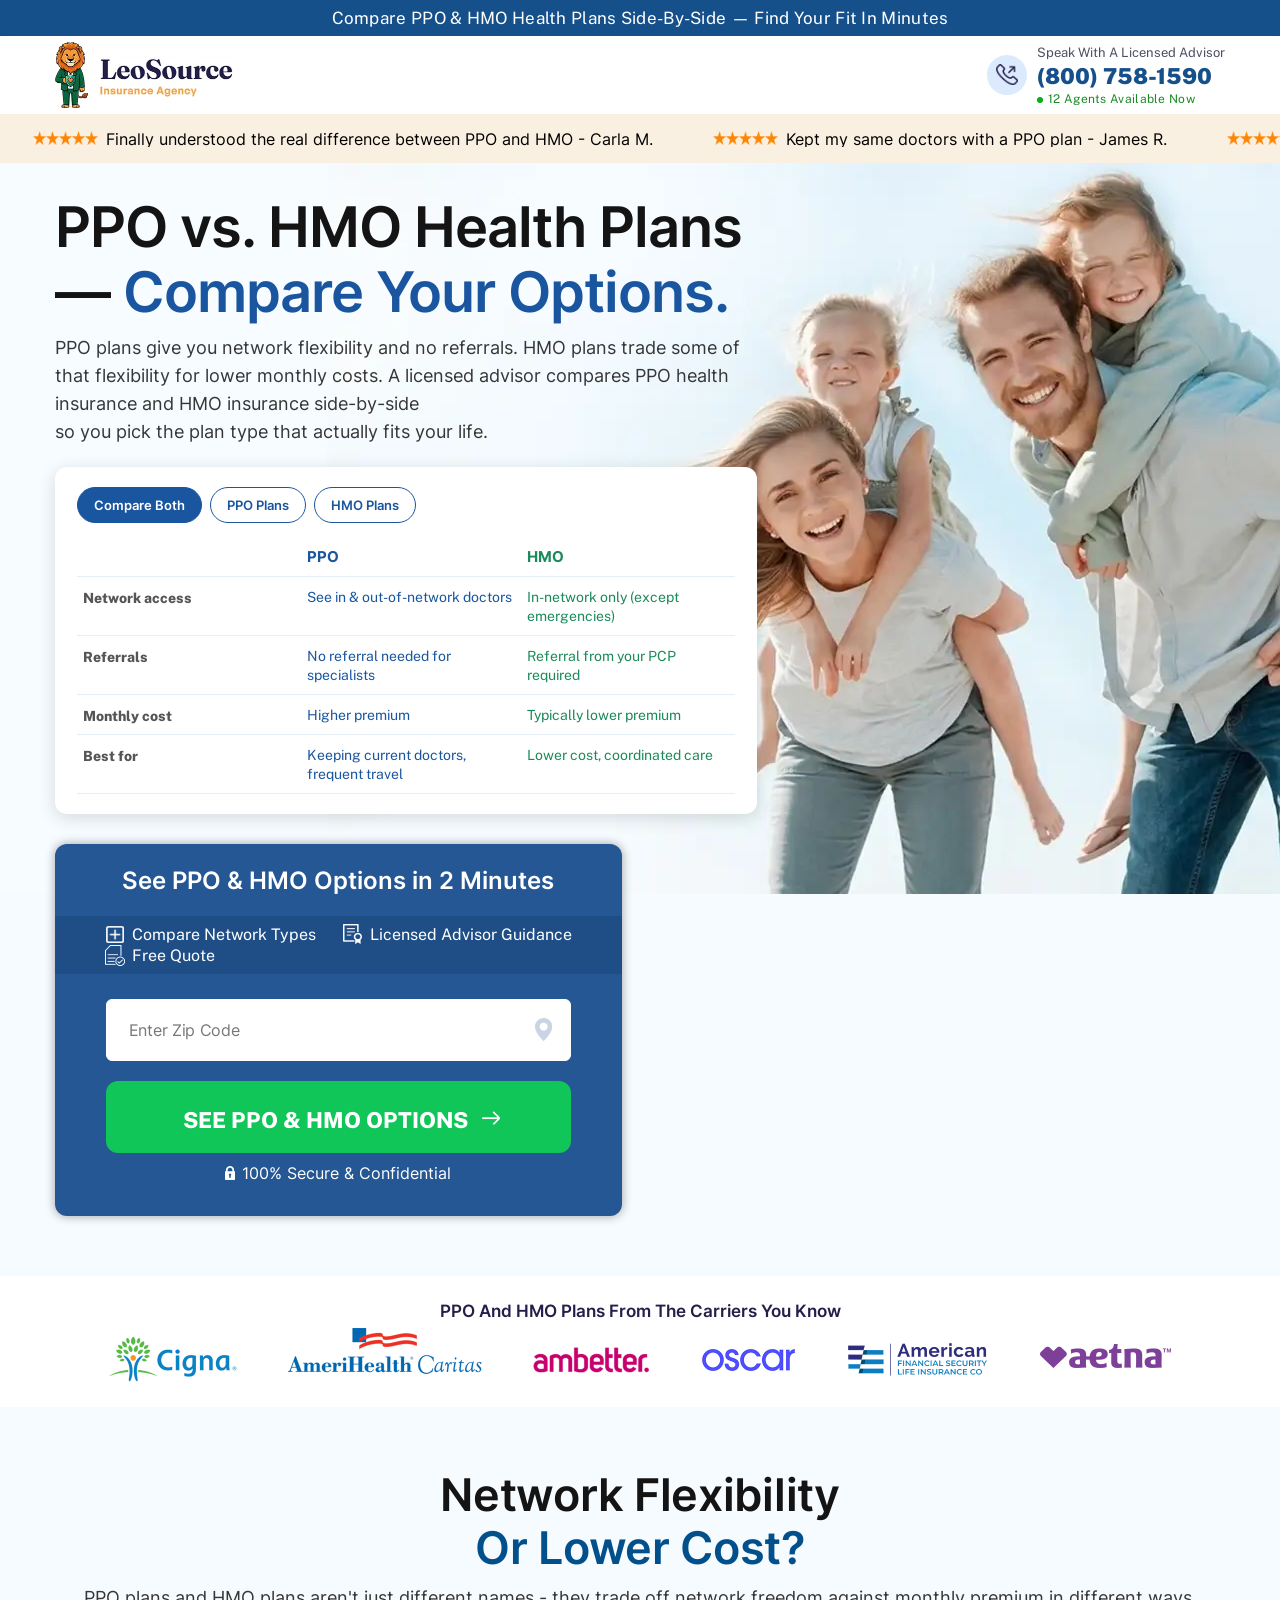
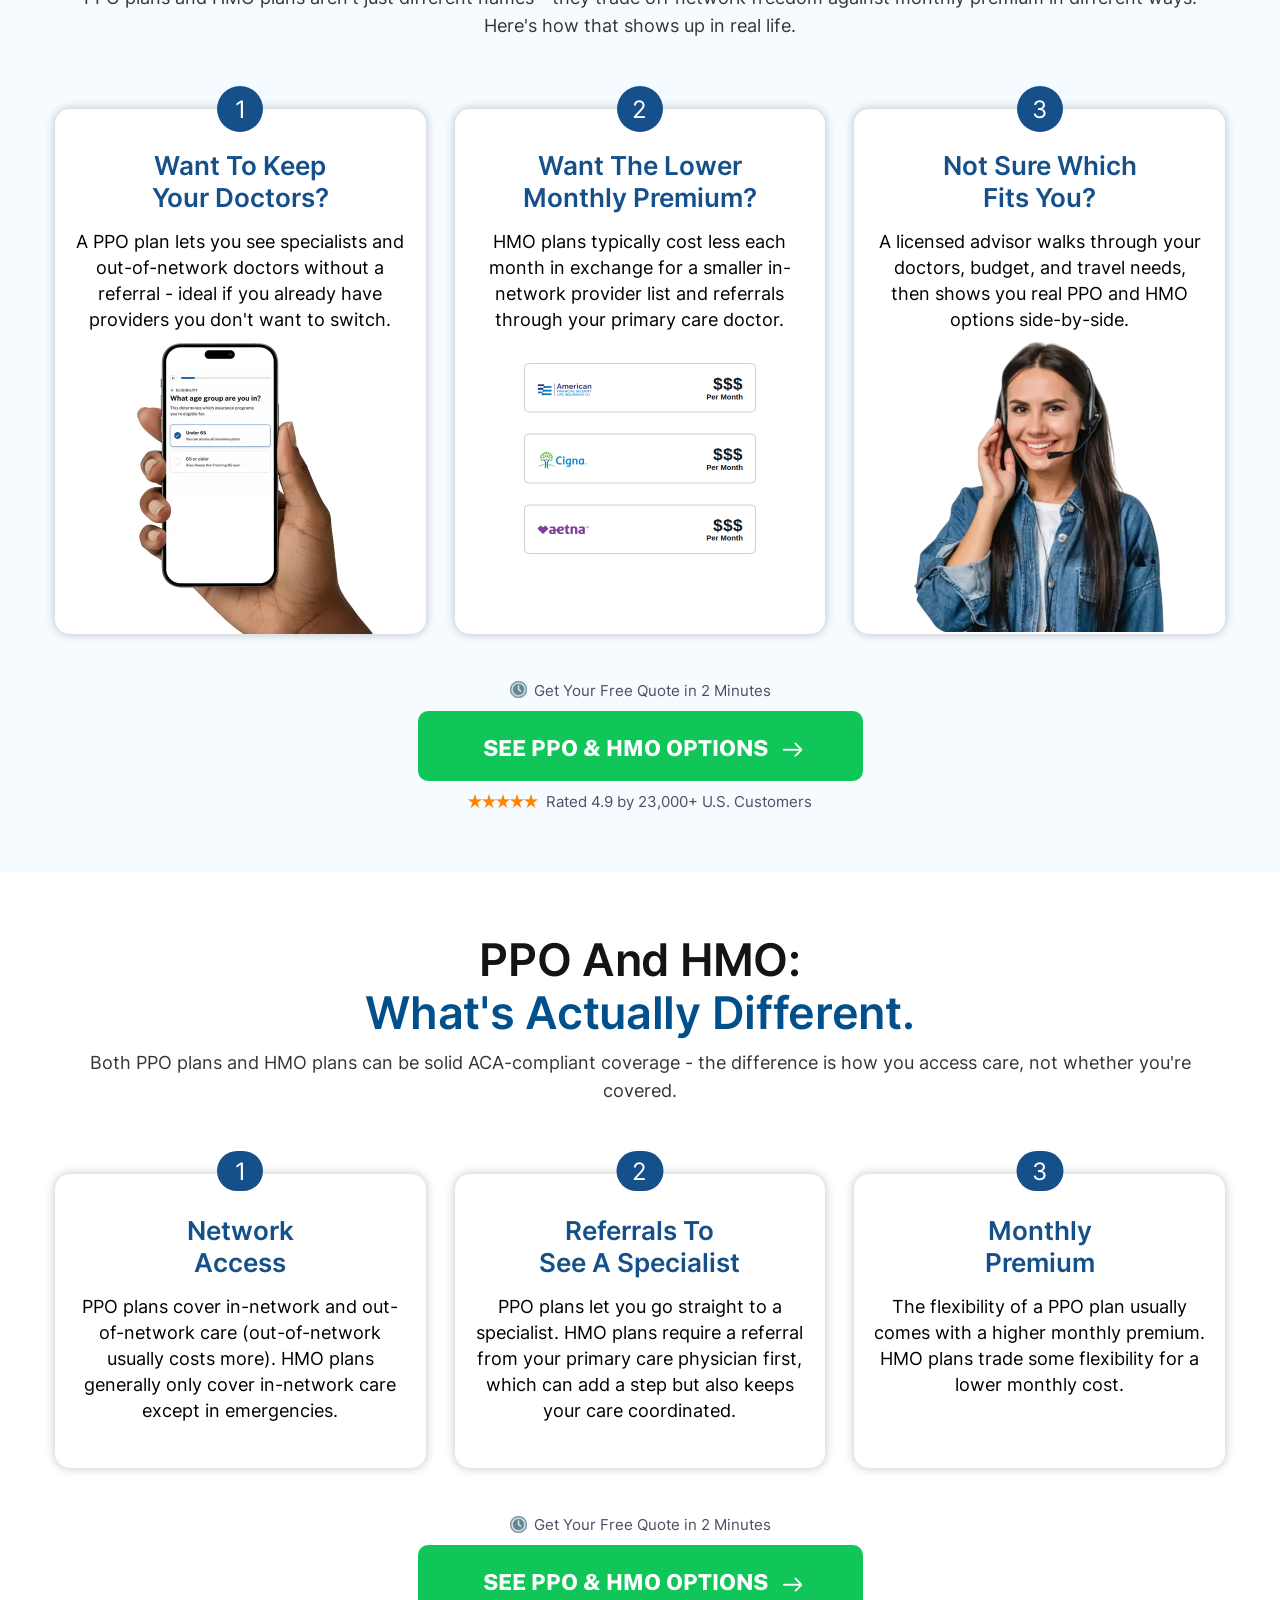
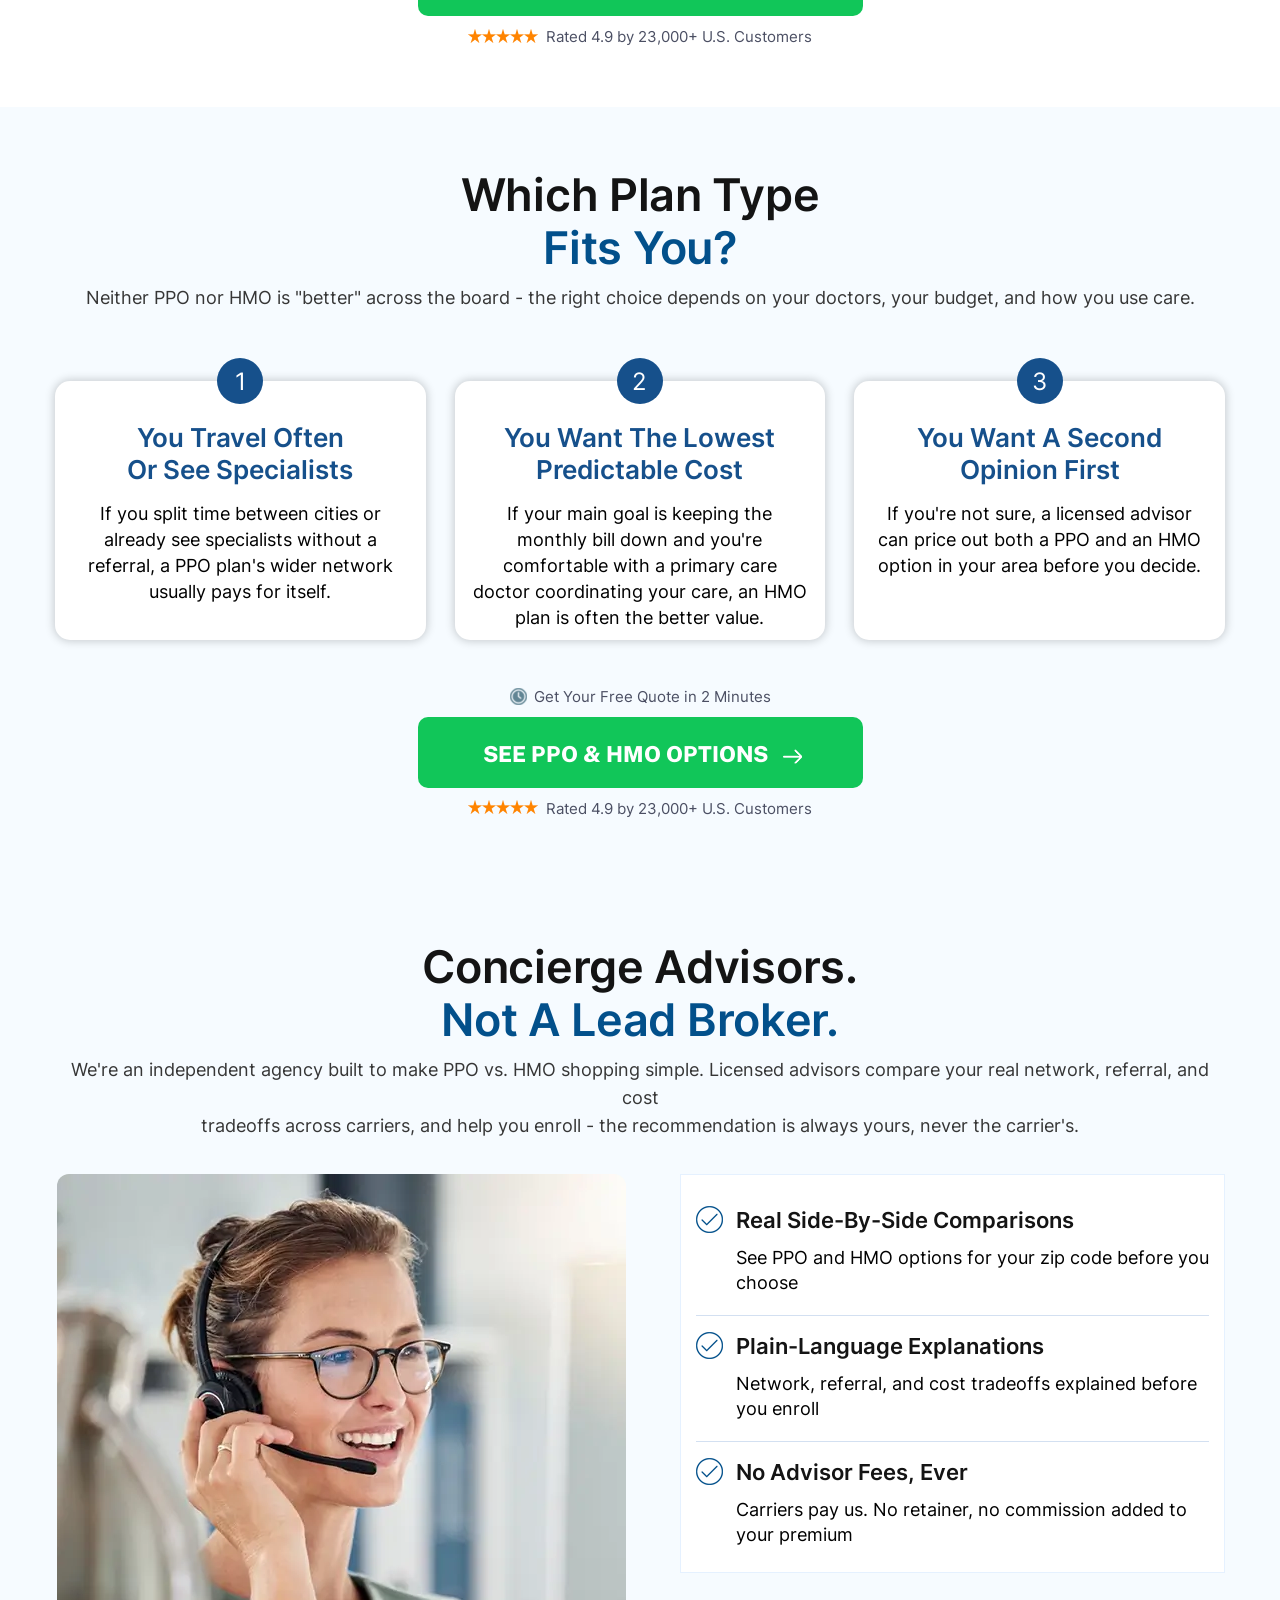
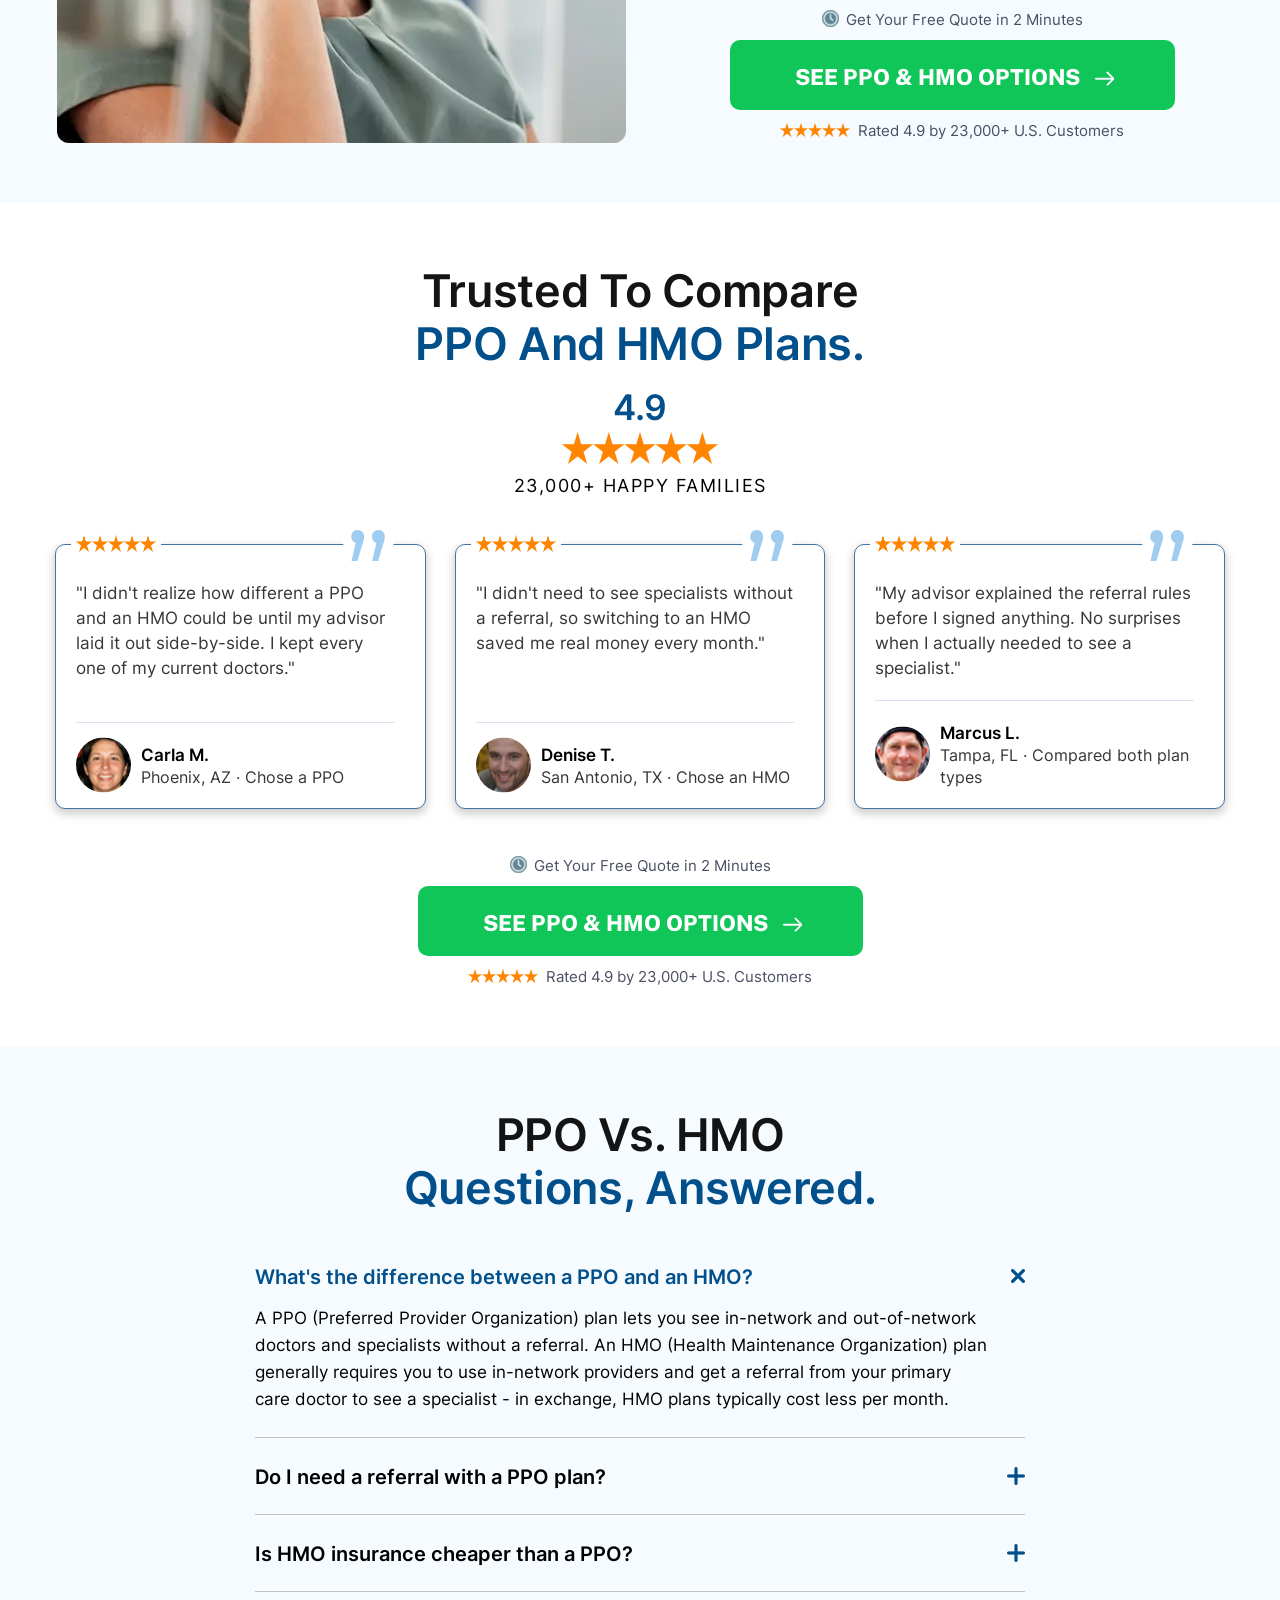
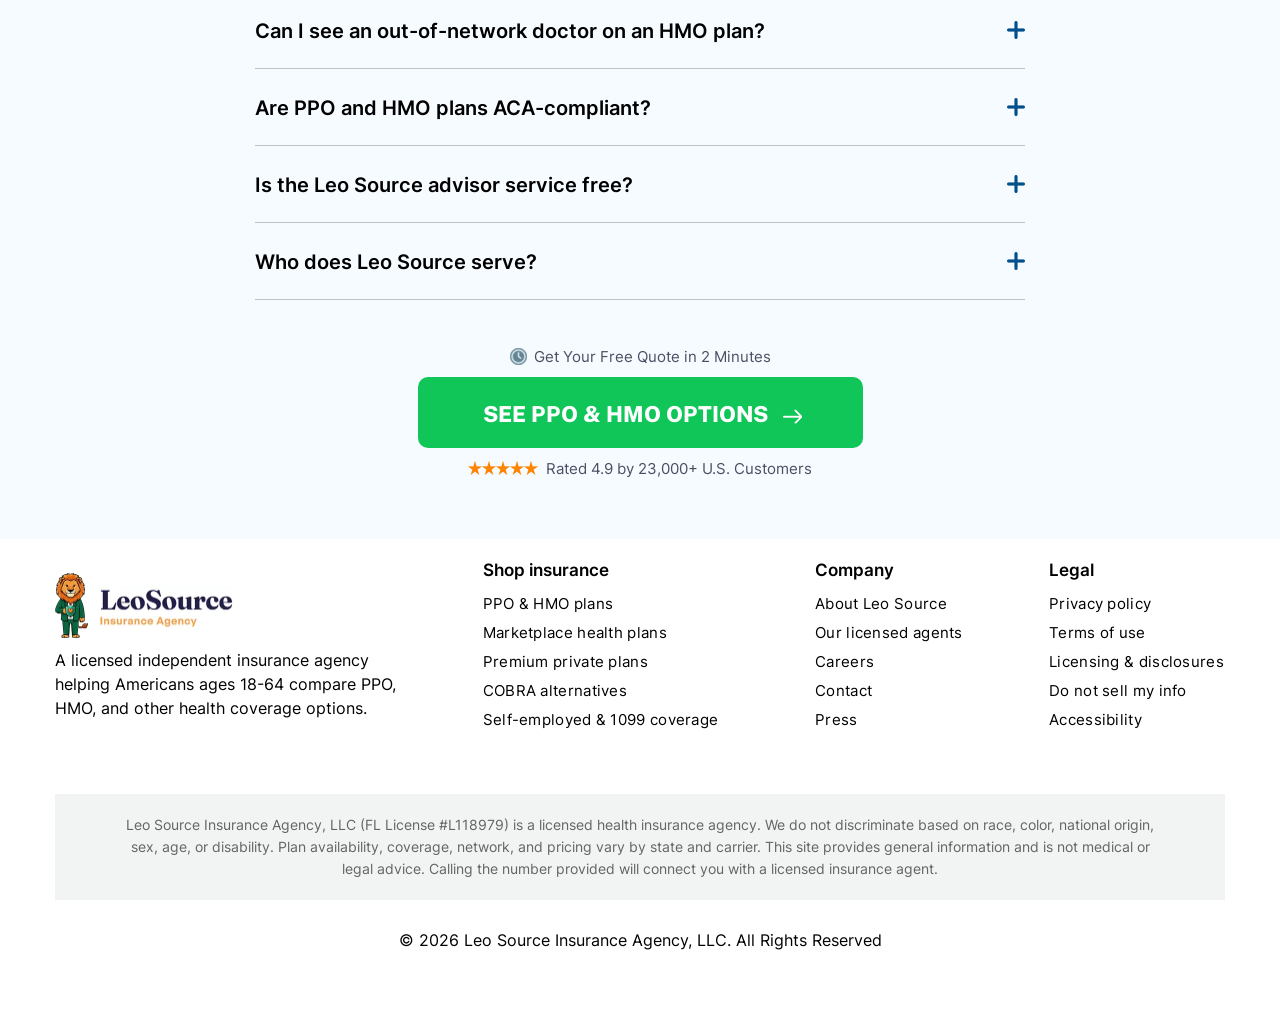
<file: ppo-vs-hmo-health-plans.html>
<!doctype html>
<html>
<head>
<meta charset="utf-8">
<meta name="viewport" content="width=device-width, initial-scale=1.0">
<link rel="shortcut icon" type="image/x-icon" href="images/favicon.webp">
<title>PPO vs. HMO Health Plans - Compare Plans - LeoSource</title>
<meta name="description" content="Compare PPO plans and HMO plans side-by-side - network flexibility, referrals, and cost. See which PPO health insurance or HMO insurance option fits your budget. Free quote in 2 minutes.">
<link rel="canonical" href="https://shophealthrates.com/ppo-vs-hmo-health-plans.html">
<meta name="robots" content="index, follow">

<!------css link---------->
<link rel="stylesheet" type="text/css" href="css/style.css">


<link rel="preload" href="css/Inter-Regular.woff2" as="font" type="font/woff2" crossorigin>
<link rel="preload" href="css/Inter-SemiBold.woff2" as="font" type="font/woff2" crossorigin>
<link rel="preload" href="css/Inter-Bold.woff2" as="font" type="font/woff2" crossorigin>
<link rel="preload" href="css/Inter-ExtraBold.woff2" as="font" type="font/woff2" crossorigin>
<link rel="preload" href="css/PublicSans-Regular.woff2" as="font" type="font/woff2" crossorigin>
<link rel="preload" href="css/PublicSans-Medium.woff2" as="font" type="font/woff2" crossorigin>
<link rel="preload" href="css/PublicSans-ExtraBold.woff2" as="font" type="font/woff2" crossorigin>
<link rel="preload" href="css/PublicSans-Black.woff2" as="font" type="font/woff2" crossorigin>

<!-- Page-specific styles for the PPO/HMO plan comparison card (scoped to .plan_compare_*, does not touch shared css/style.css) -->
<style>
.plan_compare_box{
	background:#ffffff;
	border-radius:12px;
	box-shadow:0 4px 18px rgba(0,0,0,0.14);
	padding:20px 22px;
	margin-top:22px;
	}
.plan_compare_filters{
	display:flex;
	flex-wrap:wrap;
	gap:8px;
	margin-bottom:14px;
	}
.plan_filter_btn{
	cursor:pointer;
	border:1px solid #1a569f;
	background:#ffffff;
	color:#1a569f;
	font-family:'Inter';
	font-weight:600;
	font-size:13px;
	line-height:normal;
	padding:8px 16px;
	border-radius:30px;
	transition:all ease .2s;
	}
.plan_filter_btn.active{
	background:#1a569f;
	color:#ffffff;
	}
.plan_compare_table{
	width:100%;
	border-collapse:collapse;
	font-family:'Public Sans';
	}
.plan_compare_table th,
.plan_compare_table td{
	padding:10px 6px;
	text-align:left;
	font-size:14px;
	line-height:19px;
	border-bottom:1px solid #e5edf5;
	vertical-align:top;
	}
.plan_compare_table th{
	color:#141414;
	font-family:'Inter';
	font-weight:700;
	font-size:15px;
	}
.plan_compare_table td:first-child,
.plan_compare_table th:first-child{
	color:#555555;
	font-weight:600;
	width:34%;
	}
.plan_compare_table th.col-ppo,
.plan_compare_table td.col-ppo{color:#1a569f;}
.plan_compare_table th.col-hmo,
.plan_compare_table td.col-hmo{color:#1c8a5a;}
.plan_compare_table.filter-ppo .col-hmo{display:none;}
.plan_compare_table.filter-hmo .col-ppo{display:none;}
@media(max-width:767px){
	.plan_compare_box{padding:16px 15px; margin-top:15px;}
	.plan_filter_btn{font-size:12px; padding:7px 13px;}
	.plan_compare_table th, .plan_compare_table td{font-size:12.5px; line-height:17px; padding:8px 5px;}
	.plan_compare_table th{font-size:13.5px;}
}
</style>

<!-- ========================== TRACKING CODES — DO NOT MODIFY ========================== -->
<!-- These scripts power paid ad attribution (ClickFlare, Ringba, Clarity).                -->
<!-- Removing or altering them will break conversion tracking and cost real ad dollars.     -->
<!-- If you need to change tracking, update AGENTS.md first and get explicit approval.      -->
<!-- ==================================================================================== -->

<!-- Ringba call tracking tag -->
<script src="//b-js.ringba.com/CA28ed4f20fb83474ba9ae68fe41e6ab78" async></script>

<script type="text/javascript">
    (function(c,l,a,r,i,t,y){
        c[a]=c[a]||function(){(c[a].q=c[a].q||[]).push(arguments)};
        t=l.createElement(r);t.async=1;t.src="https://www.clarity.ms/tag/"+i;
        y=l.getElementsByTagName(r)[0];y.parentNode.insertBefore(t,y);
    })(window, document, "clarity", "script", "x0ifuryqyz");
</script>

<!-- ======================== END TRACKING CODES ======================== -->

<!-- Google tag (gtag.js) -->
<script async src="https://www.googletagmanager.com/gtag/js?id=AW-18140219113"></script>
<script>
  window.dataLayer = window.dataLayer || [];
  function gtag(){dataLayer.push(arguments);}
  gtag('js', new Date());

  gtag('config', 'AW-18140219113');
</script>

<!-- Taboola Pixel Code -->
<script type='text/javascript'>
  window._tfa = window._tfa || [];
  window._tfa.push({notify: 'event', name: 'page_view', id: 2076128});
  !function (t, f, a, x) {
         if (!document.getElementById(x)) {
            t.async = 1;t.src = a;t.id=x;f.parentNode.insertBefore(t, f);
         }
  }(document.createElement('script'),
  document.getElementsByTagName('script')[0],
  '//cdn.taboola.com/libtrc/unip/2076128/tfa.js',
  'tb_tfa_script');
</script>
<!-- End of Taboola Pixel Code -->

</head>

<body>

<!-- ========================== TRACKING CODES — DO NOT MODIFY ========================== -->
<!-- UTM capture, ClickFlare tag, and ClickFlare→Ringba bridge below.                     -->
<!-- Removing or altering them will break conversion tracking and cost real ad dollars.     -->
<!-- ==================================================================================== -->

<!-- Capture UTM/tracking params from ad click into sessionStorage -->
<script>
(function() {
    try {
        if (!sessionStorage.getItem('landing_url')) {
            var params = new URLSearchParams(window.location.search);
            if (params.has('gclid') || params.has('cpid') || params.has('utm_source') || params.has('wbraid') || params.has('gbraid')) {
                sessionStorage.setItem('landing_url', window.location.href);
                params.forEach(function(value, key) {
                    sessionStorage.setItem('utm_' + key, value);
                });
            }
        }
    } catch (_) {} // sessionStorage throws when the browser blocks site data
})();
</script>

<!-- ClickFlare non-redirect tracking script -->
<script>!function(){"use strict";var t="lp_ref",n="cpid",e="lpurl",c="https://leosourceclick.com",r="(?<domain>http(?:s?)://[^/]*)".concat("/cf/click"),a="(?:(?:/(?<cta>[1-9][0-9]*)/?)|(?:/))?",i="^".concat(r).concat(a).concat("(?:$|(\\\\?.*))"),o='javascript:window.clickflare.l="(?<original_link>'.concat(r).concat(a,'("|(\\\\?[^"]*"))).*'),s=function(){return new RegExp(i,"")},u=function(){return new RegExp(o,"")};function l(t){var n=function(t){return t.replace(s(),(function(t){for(var n=[],e=1;e<arguments.length;e++)n[e-1]=arguments[e];var r=n[n.length-1].domain;return t.replace(r,c)}))}(t);return'javascript:window.clickflare.l="'.concat(n,'"; void 0;')}function d(t,n){if(n&&t&&n.apply(document,[t]),/loaded|interactive|complete/.test(document.readyState))for(var e=0,c=document.links.length;e<c;e++)if(s().test(document.links[e].href)){var r=document.links[e];window.clickflare.links_replaced.has(r)||(r.href=l(r.href),window.clickflare.links_replaced.add(r))}}var f,h,m,p;!function(r,a){var i=document.onreadystatechange;window.clickflare||(window.clickflare={listeners:{},customParams:{},links_replaced:new Set,addEventListener:function(t,n){var e=this.listeners[t]||[];e.includes(n)||e.push(n),this.listeners[t]=e},dispatchEvent:function(t,n){n&&(this.customParams[t]=n),(this.listeners[t]||[]).forEach((function(t){return t(n)}))},push:function(t,n){n&&(this.customParams[t]=n),(this.listeners[t]||[]).forEach((function(t){return t(n)}))}},document.onreadystatechange=function(t){return d(t,i)},d(null,i),setTimeout((function(){!function(r,a){var i,o=function(r,a){var i=new URL("".concat(c).concat(r));o=a,s="{",u=s+s,l="_",d=l+l,o.startsWith(u)||o.startsWith(d)||i.searchParams.set(n,a);var o,s,u,l,d;return i.searchParams.append(t,document.referrer),i.searchParams.append(e,location.href),i.searchParams.append("lpt",document.title),i.searchParams.append("t",(new Date).getTime().toString()),i.toString()}(r,a),s=document.createElement("script"),l=document.scripts[0];s.async=1,s.src=o,s.onerror=function(){!function(){for(var t=function(t,n){var e=document.links[t];u().test(decodeURI(e.href))&&setTimeout((function(){e&&e.setAttribute("href",function(t){var n=t.match(u());if(n){var e=(n.groups||{}).original_link;return e?e.slice(0,-1):t}return t}(decodeURI(e.href)))}))},n=0,e=document.links.length;n<e;n++)t(n)}()},null===(i=l.parentNode)||void 0===i||i.insertBefore(s,l)}(r,a)})))}("".concat("/cf/tags","/").concat(new URL(window.location.href).searchParams.get("cftmid")||"6a0fb09a5d264100123b892d"),(m=new URL(window.location.href).searchParams.get(n),f=new RegExp("(^| )".concat("cf_cpid","=([^;]+)")),p=(h=document.cookie.match(f))&&h.pop()||null,m||p||"__CAMPAIGN_ID__"))}();</script>

<!-- Bridge: pass ClickFlare click ID to Ringba -->
<script>
(function() {
  var intervalId = setInterval(function() {
    var cfClickId = (window.clickflare && window.clickflare.tracking_params && window.clickflare.tracking_params.click_id)
      || (document.cookie.match(/(^| )cf_click_id=([^;]+)/) || [])[2]
      || '';
    if (cfClickId) {
      (window._rgba_tags = (window._rgba_tags || [])).push({ type: "User", clickid: cfClickId });
      clearInterval(intervalId);
    }
  }, 500);
  setTimeout(function() { clearInterval(intervalId); }, 15000);
})();
</script>

<!-- ======================== END TRACKING CODES ======================== -->

<!-- TrustedForm -->
<script type="text/javascript">
  (function() {
    var tf = document.createElement('script');
    tf.type = 'text/javascript';
    tf.async = true;
    tf.src = ("https:" == document.location.protocol ? 'https' : 'http') +
      '://api.trustedform.com/trustedform.js?field=xxTrustedFormCertUrl&use_tagged_consent=true&l=' +
      new Date().getTime() + Math.random();
    var s = document.getElementsByTagName('script')[0]; s.parentNode.insertBefore(tf, s);
  })();
</script>
<noscript>
  <img src='https://api.trustedform.com/ns.gif' />
</noscript>
<!-- End TrustedForm -->

<!-------Top-Caption------->
<div class="top_caption">
    <div class="container">
        <p>Compare PPO & HMO Health Plans Side-By-Side &mdash; Find Your Fit In Minutes</p>
    </div>
</div>

<!----------Header--------->
<div class="header">
    <div class="container">
		<div class="header_row">
        	<img src="images/logo.webp" alt="logo" class="logo">

            <a href="tel:+18007581590" class="header_right">
                <div class="header_call_icon">
                    <img src="images/call-icn.webp" alt="icon" class="header_call animated tada">
                </div>
                <div class="header_right_content">
                    <p class="header_right_text1">Speak with a Licensed Advisor</p>
                    <p class="header_right_text2">(800) 758-1590</p>
                    <p class="header_right_text3">12 Agents Available Now</p>
                </div>
            </a>

        </div>
    </div>
</div>

<!------Header-Strip------->
<div class="header_strip">
    <div class="header_strip_slider">
        <div class="header_strip_slider_inner">
            <div class="header_strip_slider_box">
                <p class="header_strip_text"><img src="images/star.webp" class="header_strip_icon" alt="icon">Finally understood the real difference between PPO and HMO - Carla M.</p>
                <p class="header_strip_text"><img src="images/star.webp" class="header_strip_icon" alt="icon">Kept my same doctors with a PPO plan - James R.</p>
                <p class="header_strip_text"><img src="images/star.webp" class="header_strip_icon" alt="icon">Cut my premium switching to an HMO - Denise T.</p>
                <p class="header_strip_text"><img src="images/star.webp" class="header_strip_icon" alt="icon">My advisor explained referrals before I signed up - Marcus L.</p>
                <p class="header_strip_text"><img src="images/star.webp" class="header_strip_icon" alt="icon">Picked the plan type that actually fit my budget - Priya S.</p>
            </div>
        </div>

        <div class="header_strip_slider_inner">
            <div class="header_strip_slider_box">
                <p class="header_strip_text"><img src="images/star.webp" class="header_strip_icon" alt="icon">Finally understood the real difference between PPO and HMO - Carla M.</p>
                <p class="header_strip_text"><img src="images/star.webp" class="header_strip_icon" alt="icon">Kept my same doctors with a PPO plan - James R.</p>
                <p class="header_strip_text"><img src="images/star.webp" class="header_strip_icon" alt="icon">Cut my premium switching to an HMO - Denise T.</p>
                <p class="header_strip_text"><img src="images/star.webp" class="header_strip_icon" alt="icon">My advisor explained referrals before I signed up - Marcus L.</p>
                <p class="header_strip_text"><img src="images/star.webp" class="header_strip_icon" alt="icon">Picked the plan type that actually fit my budget - Priya S.</p>
            </div>
        </div>
    </div>
</div>

<!---------Banner---------->
<div class="banner" id="form">
	<div class="container">
    	<div class="banner_content">
        	<h1 class="banner_heading">PPO vs. HMO Health Plans <br>&mdash; <span>Compare Your Options.</span></h1>
            <p class="banner_paragraph">PPO plans give you network flexibility and no referrals. HMO plans trade some of that flexibility for lower monthly costs. A licensed advisor compares PPO health insurance and HMO insurance side-by-side <br class="show-desk">so you pick the plan type that actually fits your life.</p>

            <div class="plan_compare_box">
                <div class="plan_compare_filters">
                    <button type="button" class="plan_filter_btn active" data-filter="all">Compare Both</button>
                    <button type="button" class="plan_filter_btn" data-filter="ppo">PPO Plans</button>
                    <button type="button" class="plan_filter_btn" data-filter="hmo">HMO Plans</button>
                </div>
                <table class="plan_compare_table" id="planCompareTable">
                    <thead>
                        <tr>
                            <th>&nbsp;</th>
                            <th class="col-ppo">PPO</th>
                            <th class="col-hmo">HMO</th>
                        </tr>
                    </thead>
                    <tbody>
                        <tr>
                            <td>Network access</td>
                            <td class="col-ppo">See in &amp; out-of-network doctors</td>
                            <td class="col-hmo">In-network only (except emergencies)</td>
                        </tr>
                        <tr>
                            <td>Referrals</td>
                            <td class="col-ppo">No referral needed for specialists</td>
                            <td class="col-hmo">Referral from your PCP required</td>
                        </tr>
                        <tr>
                            <td>Monthly cost</td>
                            <td class="col-ppo">Higher premium</td>
                            <td class="col-hmo">Typically lower premium</td>
                        </tr>
                        <tr>
                            <td>Best for</td>
                            <td class="col-ppo">Keeping current doctors, frequent travel</td>
                            <td class="col-hmo">Lower cost, coordinated care</td>
                        </tr>
                    </tbody>
                </table>
            </div>
            <script>
            (function() {
                var buttons = document.querySelectorAll('.plan_filter_btn');
                var table = document.getElementById('planCompareTable');
                if (!buttons.length || !table) return;
                buttons.forEach(function(btn) {
                    btn.addEventListener('click', function() {
                        buttons.forEach(function(b) { b.classList.remove('active'); });
                        btn.classList.add('active');
                        table.classList.remove('filter-ppo', 'filter-hmo');
                        var filter = btn.getAttribute('data-filter');
                        if (filter === 'ppo') table.classList.add('filter-ppo');
                        if (filter === 'hmo') table.classList.add('filter-hmo');
                    });
                });
            })();
            </script>

            <div class="banner_form_box">
                <p class="banner_form_box_heading">See PPO &amp; HMO Options in 2 Minutes</p>
                <div class="banner_list_box">
                    <ul class="banner_list">
                        <li>
                            <img src="images/bnr-list-icn1.webp" alt="icon">
                            <p>Compare Network Types</p>
                        </li>
                        <li>
                            <img src="images/bnr-list-icn2.webp" alt="icon">
                            <p>Licensed Advisor Guidance</p>
                        </li>
                        <li>
                            <img src="images/bnr-list-icn3.webp" alt="icon">
                            <p>Free Quote</p>
                        </li>
                    </ul>
                </div>
                <form action="quiz.html" method="get">
                    <div class="banner_form_box_inner">

                        <div class="form_element">
                            <input type="tel" name="zip" placeholder="Enter Zip Code" maxlength="5"  value="" class="input_field">
                        </div>
                        <div class="form_button_box">
                            <button type="submit" class="form_button">See PPO &amp; HMO Options<img src="images/btn-arw.webp" class="form_button_arrow" alt="icon"></button>
                            <p class="secure_text"><img src="images/lock-icn.webp" alt="icon">100% Secure & Confidential</p>
                        </div>

                    </div>
                </form>
            </div>
            <div class="show-mob">
                <a href="tel:+18007581590">
                    <div class="contact_box">
                        <p class="contact_box_heading"><span>For Immediate Assistance</span></p>
                        <div class="contact_deatils_box">
                            <div class="contact_deatils_left">
                                <img src="images/contact-icn.webp" class="contact_icon animated tada" alt="icon">
                            </div>
                            <div class="contact_deatils_right">
                                <p class="contact_deatils_text1">Speak with a Licensed Advisor</p>
                                <p class="contact_deatils_text2">(800) 758-1590</p>
                                <p class="contact_deatils_text3">12 Agents Available Now</p>
                            </div>
                        </div>
                    </div>
                </a>
            	<div class="mobile_banner_image_box">
            		<img src="images/mob-bnr-img.webp" class="mobile_banner_image" alt="image">
                </div>
            </div>
     	</div>
    </div>
</div>

<!-----Banner-Bottom------->
<div class="banner_bottom">
    <div class="container">
    	<h2 class="banner_bottom_heading">PPO And HMO Plans From The Carriers You Know</h2>
        <ul class="banner_bottom_list">
            <li><a href="quiz.html"><img src="images/bnr-btm-logo1.webp" class="banner_bottom_logo" alt="logo"></a></li>
            <li><a href="quiz.html"><img src="images/bnr-btm-logo2.webp" class="banner_bottom_logo" alt="logo"></a></li>
            <li><a href="quiz.html"><img src="images/bnr-btm-logo3.webp" class="banner_bottom_logo" alt="logo"></a></li>
            <li><a href="quiz.html"><img src="images/bnr-btm-logo4.webp" class="banner_bottom_logo" alt="logo"></a></li>
            <li><a href="quiz.html"><img src="images/bnr-btm-logo5.webp" class="banner_bottom_logo" alt="logo"></a></li>
            <li><a href="quiz.html"><img src="images/bnr-btm-logo6.webp" class="banner_bottom_logo" alt="logo"></a></li>
        </ul>
    </div>
</div>

<!-------Section-1 (Why Plan Type Matters)--------->
<div class="section1">
    <div class="container">
    	<h2 class="common_heading">Network Flexibility <br><span>Or Lower Cost?</span></h2>
        <p class="common_paragraph">PPO plans and HMO plans aren't just different names - they trade off network freedom against monthly premium in different ways. Here's how that shows up in real life.</p>
		<div class="section1_row">
            <div class="section1_column">
            	<p class="section1_column_number">1</p>
                <h3 class="section1_column_heading">Want To Keep <br>Your Doctors?</h3>
                <p class="section1_column_paragraph">A PPO plan lets you see specialists and out-of-network doctors without a referral - ideal if you already have providers you don't want to switch.</p>
                <a href="quiz.html"><img src="images/s1-col-img1.webp" class="section1_column_image section1_column_image1" alt="image"></a>
            </div>
            <div class="section1_column">
            	<p class="section1_column_number">2</p>
                <h3 class="section1_column_heading">Want The Lower <br>Monthly Premium?</h3>
                <p class="section1_column_paragraph">HMO plans typically cost less each month in exchange for a smaller in-network provider list and referrals through your primary care doctor.</p>
                <a href="quiz.html"><img src="images/s1-col-img2.png" class="section1_column_image section1_column_image2" alt="image"></a>
            </div>
            <div class="section1_column">
            	<p class="section1_column_number">3</p>
                <h3 class="section1_column_heading">Not Sure Which <br>Fits You?</h3>
                <p class="section1_column_paragraph">A licensed advisor walks through your doctors, budget, and travel needs, then shows you real PPO and HMO options side-by-side.</p>
               	<a href="quiz.html"><img src="images/s1-col-img3.webp" class="section1_column_image section1_column_image3" alt="image"></a>
            </div>
        </div>
        <div class="clearall"></div>
        <div class="button_box">
        	<p class="button_text1"><img src="images/timer-icon.webp" class="button_text1_icon" alt="icon">Get Your Free Quote in 2 Minutes</p>
            <a href="javascript:bookmarkscroll.scrollTo('form')" class="common_button">See PPO &amp; HMO Options<img src="images/btn-arw.webp" class="button_arrow" alt="icon"></a>
            <p class="button_text2"><img src="images/btn-star.webp" class="button_text2_icon" alt="icon">Rated 4.9 by 23,000+ U.S. Customers</p>
        </div>
    </div>
</div>

<!-------Section-What's Actually Different--------->
<div class="section2">
    <div class="container">
    	<h2 class="common_heading">PPO And HMO: <br><span>What's Actually Different.</span></h2>
        <p class="common_paragraph">Both PPO plans and HMO plans can be solid ACA-compliant coverage - the difference is how you access care, not whether you're covered.</p>
		<div class="section1_row">
            <div class="section1_column" style="padding-bottom:35px;">
            	<p class="section1_column_number">1</p>
                <h3 class="section1_column_heading">Network <br>Access</h3>
                <p class="section1_column_paragraph">PPO plans cover in-network and out-of-network care (out-of-network usually costs more). HMO plans generally only cover in-network care except in emergencies.</p>
            </div>
            <div class="section1_column" style="padding-bottom:35px;">
            	<p class="section1_column_number">2</p>
                <h3 class="section1_column_heading">Referrals To <br>See A Specialist</h3>
                <p class="section1_column_paragraph">PPO plans let you go straight to a specialist. HMO plans require a referral from your primary care physician first, which can add a step but also keeps your care coordinated.</p>
            </div>
            <div class="section1_column" style="padding-bottom:35px;">
            	<p class="section1_column_number">3</p>
                <h3 class="section1_column_heading">Monthly <br>Premium</h3>
                <p class="section1_column_paragraph">The flexibility of a PPO plan usually comes with a higher monthly premium. HMO plans trade some flexibility for a lower monthly cost.</p>
            </div>
        </div>
        <div class="clearall"></div>
        <div class="button_box">
        	<p class="button_text1"><img src="images/timer-icon.webp" class="button_text1_icon" alt="icon">Get Your Free Quote in 2 Minutes</p>
            <a href="javascript:bookmarkscroll.scrollTo('form')" class="common_button">See PPO &amp; HMO Options<img src="images/btn-arw.webp" class="button_arrow" alt="icon"></a>
            <p class="button_text2"><img src="images/btn-star.webp" class="button_text2_icon" alt="icon">Rated 4.9 by 23,000+ U.S. Customers</p>
        </div>
    </div>
</div>

<!-------Section-Which Fits You--------->
<div class="section1">
    <div class="container">
    	<h2 class="common_heading">Which Plan Type <br><span>Fits You?</span></h2>
        <p class="common_paragraph">Neither PPO nor HMO is "better" across the board - the right choice depends on your doctors, your budget, and how you use care.</p>
		<div class="section1_row">
            <div class="section1_column">
            	<p class="section1_column_number">1</p>
                <h3 class="section1_column_heading">You Travel Often <br>Or See Specialists</h3>
                <p class="section1_column_paragraph">If you split time between cities or already see specialists without a referral, a PPO plan's wider network usually pays for itself.</p>
            </div>
            <div class="section1_column">
            	<p class="section1_column_number">2</p>
                <h3 class="section1_column_heading">You Want The Lowest <br>Predictable Cost</h3>
                <p class="section1_column_paragraph">If your main goal is keeping the monthly bill down and you're comfortable with a primary care doctor coordinating your care, an HMO plan is often the better value.</p>
            </div>
            <div class="section1_column">
            	<p class="section1_column_number">3</p>
                <h3 class="section1_column_heading">You Want A Second <br>Opinion First</h3>
                <p class="section1_column_paragraph">If you're not sure, a licensed advisor can price out both a PPO and an HMO option in your area before you decide.</p>
            </div>
        </div>
        <div class="clearall"></div>
        <div class="button_box">
        	<p class="button_text1"><img src="images/timer-icon.webp" class="button_text1_icon" alt="icon">Get Your Free Quote in 2 Minutes</p>
            <a href="javascript:bookmarkscroll.scrollTo('form')" class="common_button">See PPO &amp; HMO Options<img src="images/btn-arw.webp" class="button_arrow" alt="icon"></a>
            <p class="button_text2"><img src="images/btn-star.webp" class="button_text2_icon" alt="icon">Rated 4.9 by 23,000+ U.S. Customers</p>
        </div>
    </div>
</div>

<!-------Section-3--------->
<div class="section3">
    <div class="container">
    	<h2 class="common_heading">Concierge Advisors. <br><span>Not A Lead Broker.</span></h2>
        <p class="common_paragraph">We're an independent agency built to make PPO vs. HMO shopping simple. Licensed advisors compare your real network, referral, and cost <br class="show-desk">tradeoffs across carriers, and help you enroll - the recommendation is always yours, never the carrier's.</p>
		<div class="section3_content">
        	<div class="section3_content_left hide-mob">
            	<img src="images/s3-img.webp" class="section3_image" alt="image">
            </div>
        	<div class="section3_content_right">
            	<div class="show-mob">
                    <div class="section3_image_box">
                        <img src="images/s3-img-mob.webp" class="mobile_section3_image" alt="image">
                    </div>
                </div>
            	<div class="section3_list_box">
                    <ul class="section3_list">
                        <li>
                            <h3 class="section3_list_heading">Real Side-By-Side Comparisons</h3>
                            <p class="section3_list_paragraph">See PPO and HMO options for your zip code before you choose</p>
                        </li>
                        <li>
                            <h3 class="section3_list_heading">Plain-Language Explanations</h3>
                            <p class="section3_list_paragraph">Network, referral, and cost tradeoffs explained before you enroll</p>
                        </li>
                        <li>
                            <h3 class="section3_list_heading">No Advisor Fees, Ever</h3>
                            <p class="section3_list_paragraph">Carriers pay us. No retainer, no commission added to your premium</p>
                        </li>
                    </ul>
                </div>
                <div class="clearall"></div>
                <div class="button_box">
                    <p class="button_text1"><img src="images/timer-icon.webp" class="button_text1_icon" alt="icon">Get Your Free Quote in 2 Minutes</p>
                    <a href="javascript:bookmarkscroll.scrollTo('form')" class="common_button">See PPO &amp; HMO Options<img src="images/btn-arw.webp" class="button_arrow" alt="icon"></a>
                    <p class="button_text2"><img src="images/btn-star.webp" class="button_text2_icon" alt="icon">Rated 4.9 by 23,000+ U.S. Customers</p>
                </div>
        	</div>
    	</div>
    </div>
</div>

<!-------Section-4--------->
<div class="section4">
    <div class="container">
    	<h2 class="common_heading">Trusted To Compare <br><span>PPO And HMO Plans.</span></h2>
		<div class="rating_box">
        	<p class="rating_text1">4.9</p>
            <img src="images/star.webp" class="rating_star" alt="icon">
        	<p class="rating_text2">23,000+ Happy Families</p>
        </div>

        <div class="testimonial_row">
        	<div class="testimonial_column">
            	<div class="testimonial_star_box">
                	<img src="images/star.webp" class="testimonial_star" alt="icon">
                </div>
                <img src="images/quote.webp" class="testimonial_quote" alt="icon">
                <p class="testimonial_column_paragraph">"I didn't realize how different a PPO and an HMO could be until my advisor laid it out side-by-side. I kept every one of my current doctors."</p>
                <div class="testimonial_user_details">
                	<img src="images/testi-user-img1.webp" class="testimonial_user_image" alt="image">
                	<p class="testimonial_user_name"><span>Carla M.</span><br>Phoenix, AZ &middot; Chose a PPO</p>
                </div>
            </div>
            <div class="testimonial_column">
                <div class="testimonial_star_box">
                	<img src="images/star.webp" class="testimonial_star" alt="icon">
                </div>
                <img src="images/quote.webp" class="testimonial_quote" alt="icon">
                <p class="testimonial_column_paragraph">"I didn't need to see specialists without a referral, so switching to an HMO saved me real money every month."</p>
                <div class="testimonial_user_details">
                	<img src="images/testi-user-img2.webp" class="testimonial_user_image" alt="image">
                	<p class="testimonial_user_name"><span>Denise T.</span><br>San Antonio, TX &middot; Chose an HMO</p>
                </div>
            </div>
            <div class="testimonial_column">
                <div class="testimonial_star_box">
                	<img src="images/star.webp" class="testimonial_star" alt="icon">
                </div>
                <img src="images/quote.webp" class="testimonial_quote" alt="icon">
                <p class="testimonial_column_paragraph">"My advisor explained the referral rules before I signed anything. No surprises when I actually needed to see a specialist."</p>
                <div class="testimonial_user_details">
                	<img src="images/testi-user-img3.webp" class="testimonial_user_image" alt="image">
                	<p class="testimonial_user_name"><span>Marcus L.</span><br>Tampa, FL &middot; Compared both plan types</p>
                </div>
            </div>
		</div>
        <div class="clearall"></div>
        <div class="button_box">
        	<p class="button_text1"><img src="images/timer-icon.webp" class="button_text1_icon" alt="icon">Get Your Free Quote in 2 Minutes</p>
            <a href="javascript:bookmarkscroll.scrollTo('form')" class="common_button">See PPO &amp; HMO Options<img src="images/btn-arw.webp" class="button_arrow" alt="icon"></a>
            <p class="button_text2"><img src="images/btn-star.webp" class="button_text2_icon" alt="icon">Rated 4.9 by 23,000+ U.S. Customers</p>
        </div>
    </div>
</div>

<!-------Section-5--------->
<div class="section5">
    <div class="container">
    	<h2 class="common_heading">PPO Vs. HMO <br><span>Questions, Answered.</span></h2>
        <div class="faq-box">
            <div class="faq-row">
                <h3 class="accordion acdn-heading accordion-open">What's the difference between a PPO and an HMO?</h3>
                <div class="acdn-content">
                    <p class="acdn-para">A PPO (Preferred Provider Organization) plan lets you see in-network and out-of-network doctors and specialists without a referral. An HMO (Health Maintenance Organization) plan generally requires you to use in-network providers and get a referral from your primary care doctor to see a specialist - in exchange, HMO plans typically cost less per month.</p>
                </div>
            </div>

            <div class="faq-row">
                <h3 class="accordion acdn-heading">Do I need a referral with a PPO plan?</h3>
                <div class="acdn-content" style="display: none;">
                    <p class="acdn-para">No. One of the main advantages of PPO health insurance is going straight to a specialist without a referral from a primary care doctor.</p>
                </div>
            </div>

            <div class="faq-row">
                <h3 class="accordion acdn-heading">Is HMO insurance cheaper than a PPO?</h3>
                <div class="acdn-content" style="display: none;">
                    <p class="acdn-para">Usually, yes. HMO plans tend to have lower monthly premiums than comparable PPO plans, since the network is smaller and care is coordinated through a primary care doctor. Your advisor can compare real quotes for both in your area.</p>
                </div>
            </div>

            <div class="faq-row">
                <h3 class="accordion acdn-heading">Can I see an out-of-network doctor on an HMO plan?</h3>
                <div class="acdn-content" style="display: none;">
                    <p class="acdn-para">Generally no, except for true emergencies. HMO plans are built around an in-network provider list, which is part of why they cost less than PPO plans.</p>
                </div>
            </div>

            <div class="faq-row">
                <h3 class="accordion acdn-heading">Are PPO and HMO plans ACA-compliant?</h3>
                <div class="acdn-content" style="display: none;">
                    <p class="acdn-para">Yes. Both PPO and HMO are common plan types offered on and off the ACA marketplace. The letters describe how you access care (network and referrals), not whether the plan meets ACA essential health benefit requirements.</p>
                </div>
            </div>

            <div class="faq-row">
                <h3 class="accordion acdn-heading">Is the Leo Source advisor service free?</h3>
                <div class="acdn-content" style="display: none;">
                    <p class="acdn-para">Yes. Our concierge advisors are compensated directly by carriers - there's no separate fee, retainer, or commission added to your premium.</p>
                </div>
            </div>

            <div class="faq-row">
                <h3 class="accordion acdn-heading">Who does Leo Source serve?</h3>
                <div class="acdn-content" style="display: none;">
                    <p class="acdn-para">Leo Source focuses exclusively on Americans <strong>ages 18-64,</strong> matching them with the PPO, HMO, or other health coverage that fits their situation.</p>
                </div>
            </div>
        </div>
        <div class="clearall"></div>
        <div class="button_box">
        	<p class="button_text1"><img src="images/timer-icon.webp" class="button_text1_icon" alt="icon">Get Your Free Quote in 2 Minutes</p>
            <a href="javascript:bookmarkscroll.scrollTo('form')" class="common_button">See PPO &amp; HMO Options<img src="images/btn-arw.webp" class="button_arrow" alt="icon"></a>
            <p class="button_text2"><img src="images/btn-star.webp" class="button_text2_icon" alt="icon">Rated 4.9 by 23,000+ U.S. Customers</p>
        </div>
    </div>
</div>

<!---------Footer---------->
<div class="footer">
    <div class="container">
        <div class="footer_links_inner">
            <div class="footer_links_column footer_links_column1">
                <a href="#"><img src="images/logo.webp" class="footer_logo"  alt="logo"></a>
                <p class="footer_links_text">A licensed independent insurance agency helping Americans ages 18-64 compare PPO, HMO, and other health coverage options.</p>

            </div>

            <div class="footer_links_column footer_links_column2">
                <p class="footer_links_heading">Shop insurance</p>
                <ul class="footer_links_list">
                    <li><a href="quiz.html">PPO & HMO plans</a></li>
                    <li><a href="quiz.html">Marketplace health plans</a></li>
                    <li><a href="quiz.html">Premium private plans</a></li>
                    <li><a href="quiz.html">COBRA alternatives</a></li>
                    <li><a href="quiz.html">Self-employed & 1099 coverage</a></li>
                </ul>
            </div>

            <div class="footer_links_column footer_links_column3">
                <p class="footer_links_heading">Company</p>
                <ul class="footer_links_list">
                    <li><a href="#">About Leo Source</a></li>
                    <li><a href="#">Our licensed agents</a></li>
                    <li><a href="#">Careers</a></li>
                    <li><a href="#">Contact</a></li>
                    <li><a href="#">Press</a></li>
                </ul>
            </div>

            <div class="footer_links_column footer_links_column4">
                <p class="footer_links_heading">Legal</p>
                <ul class="footer_links_list">
                    <li><a href="privacy.html" target="_blank">Privacy policy</a></li>
                    <li><a href="term.html" target="_blank">Terms of use</a></li>
                    <li><a href="#">Licensing & disclosures</a></li>
                    <li><a href="#">Do not sell my info</a></li>
                    <li><a href="#">Accessibility</a></li>
                </ul>
            </div>
        </div>

        <div class="footer_note_box">
        	<p>Leo Source Insurance Agency, LLC (FL License #L118979) is a licensed health insurance agency. We do not discriminate based on race, color, national origin,
sex, age, or disability. Plan availability, coverage, network, and pricing vary by state and carrier. This site provides general information and is not medical or legal advice. Calling the number provided will connect you with a licensed insurance agent.</p>
        </div>
       <p class="footer_text">&copy; <script type="text/javascript">var year = new Date();document.write(year.getFullYear());</script> Leo Source Insurance Agency, LLC. <br class="show-mob">All Rights Reserved</p>
    </div>
</div>

<!---------Script---------->
<script type="text/javascript" src="js/jquery-3.6.0.min.js"></script>
<script type="text/javascript" src="js/bookmarkscroll.js"></script>
<script type="text/javascript">

$(document).ready(function(e){

	//accordion JS
	$(".accordion").click(function() {

		var questionDiv = $(this);
		var answerDiv   = $(this).next('.acdn-content');
		var idx = $('.acdn-content').index(answerDiv);

		$('.acdn-content').each(function(index, ansDiv) {
            if(index != idx && $(ansDiv).is(':visible')) {
				$(ansDiv).slideUp(500, function() {
					$(ansDiv).prev('.accordion').removeClass('accordion-open');
				});
			}
        });

		if (answerDiv.is(':visible')) {
			answerDiv.stop().slideUp(500, function() {
				questionDiv.removeClass('accordion-open');
			});
		} else {
		  questionDiv.addClass('accordion-open');
		  answerDiv.stop().slideDown(500);
		}
	});
});

</script>

<!-- ========================== TRACKING CODES — DO NOT MODIFY ========================== -->
<!-- Connect Streams module (commented out on this page — see note). Do not remove.        -->
<!-- ==================================================================================== -->

<!-- Connect Streams Module — COMMENTED OUT: requires a phone number to render.
     The lightbox is a callback widget (rings the user's phone), so it only works
     on post-form pages where we have the lead's number. To enable here, build a
     custom click-to-call popup instead.

<div class="g3cm_holder" data-module="1966" data-showoninit="false" data-conversionid="" data-destination="" data-destinationext="" data-followup="" style="display:none;">Thank you for your inquiry. A representative will be in contact with you shortly.</div>

<script type="text/javascript">
window.g3cm = window.g3cm || function () { (g3cm.q = g3cm.q || []).push(arguments) };
g3cm('loadjquery', 'false');
g3cm('send', 'init');

(function() {
    var shown = sessionStorage.getItem('cs_shown');
    if (shown) return;

    function showPopup() {
        if (sessionStorage.getItem('cs_shown')) return;
        sessionStorage.setItem('cs_shown', '1');
        g3cm('show');
    }

    setTimeout(showPopup, 10000);

    document.documentElement.addEventListener('mouseleave', function(e) {
        if (e.clientY <= 0) showPopup();
    });
})();
</script>
<script src="https://api.connectstreams.com/js/connectme-v3.min.js" async="async"></script>
-->

<!-- ======================== END TRACKING CODES ======================== -->

<!-- Carry ad-click params (gclid/campaignid/keyword/etc.) forward into quiz.html.
     The zip form (method=get) and the CTA links otherwise navigate to a bare
     quiz.html, so the ClickFlare tag re-fires on the quiz with no ad params and the
     lead conversion loses keyword/campaign/gclid. We read the original landing URL
     captured in sessionStorage and (a) inject hidden inputs into the quiz form and
     (b) append the params to every quiz.html link. Does NOT touch tracking blocks. -->
<script>
(function () {
    try {
        var landing = sessionStorage.getItem('landing_url');
        var src = new URLSearchParams(landing ? new URL(landing).search : window.location.search);
        var KEEP = ['gclid','wbraid','gbraid','cpid','campaignid','adgroupid','creative','keyword',
                    'matchtype','network','placement','targetid','loc_physical_ms','loc_interest_ms',
                    'gad_source','gad_campaignid','utm_source','utm_medium','utm_campaign','utm_term','utm_content'];
        var carry = new URLSearchParams();
        KEEP.forEach(function (k) { var v = src.get(k); if (v) carry.set(k, v); });
        if (carry.toString() === '') return; // nothing to carry (organic/direct)
        // (a) zip form (GET): hidden inputs become query params on submit
        document.querySelectorAll('form[action^="quiz.html"]').forEach(function (f) {
            carry.forEach(function (v, k) {
                if (f.querySelector('input[name="' + k + '"]')) return;
                var inp = document.createElement('input');
                inp.type = 'hidden'; inp.name = k; inp.value = v;
                f.appendChild(inp);
            });
        });
        // (b) CTA links to quiz.html
        document.querySelectorAll('a[href^="quiz.html"]').forEach(function (a) {
            var href = a.getAttribute('href') || 'quiz.html';
            var qi = href.indexOf('?');
            var base = qi > -1 ? href.slice(0, qi) : href;
            var merged = new URLSearchParams(qi > -1 ? href.slice(qi + 1) : '');
            carry.forEach(function (v, k) { if (!merged.has(k)) merged.set(k, v); });
            a.setAttribute('href', base + '?' + merged.toString());
        });
    } catch (_) {}
})();
</script>
</body>
</html>
</file>
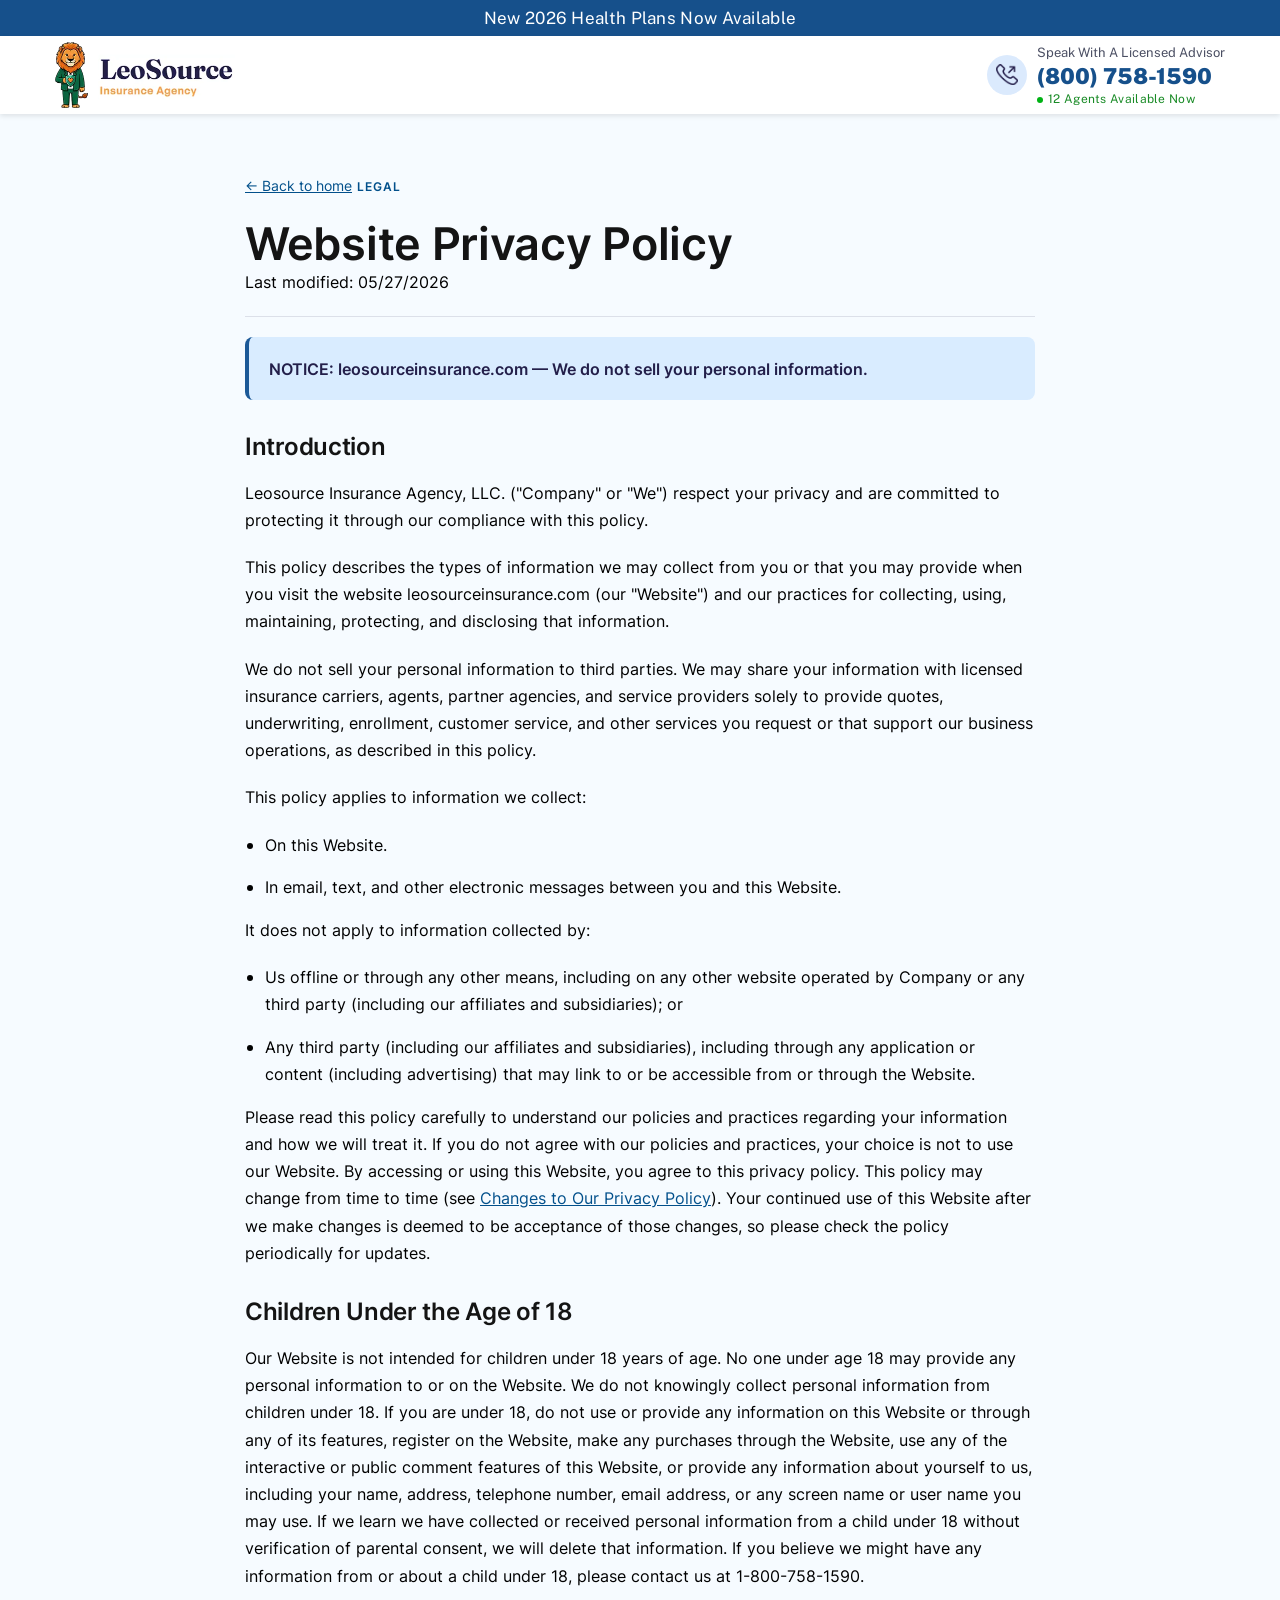
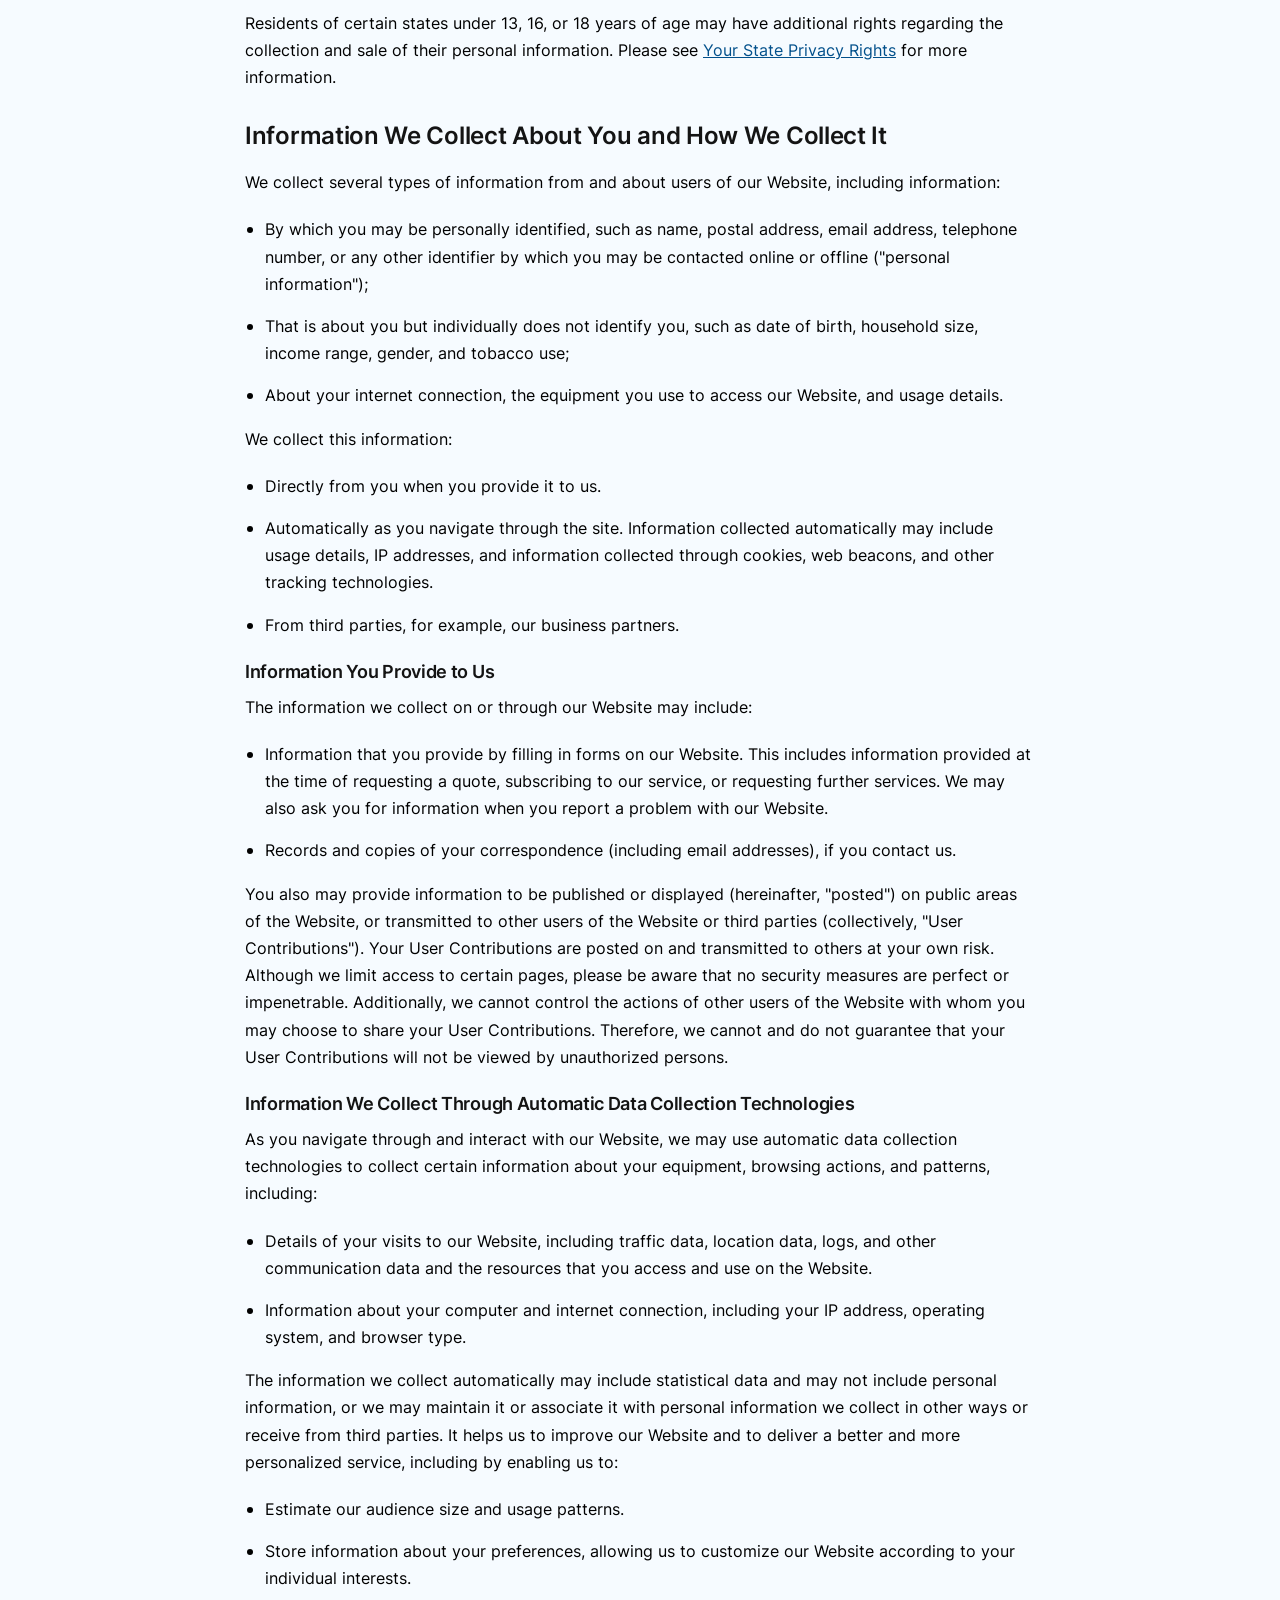
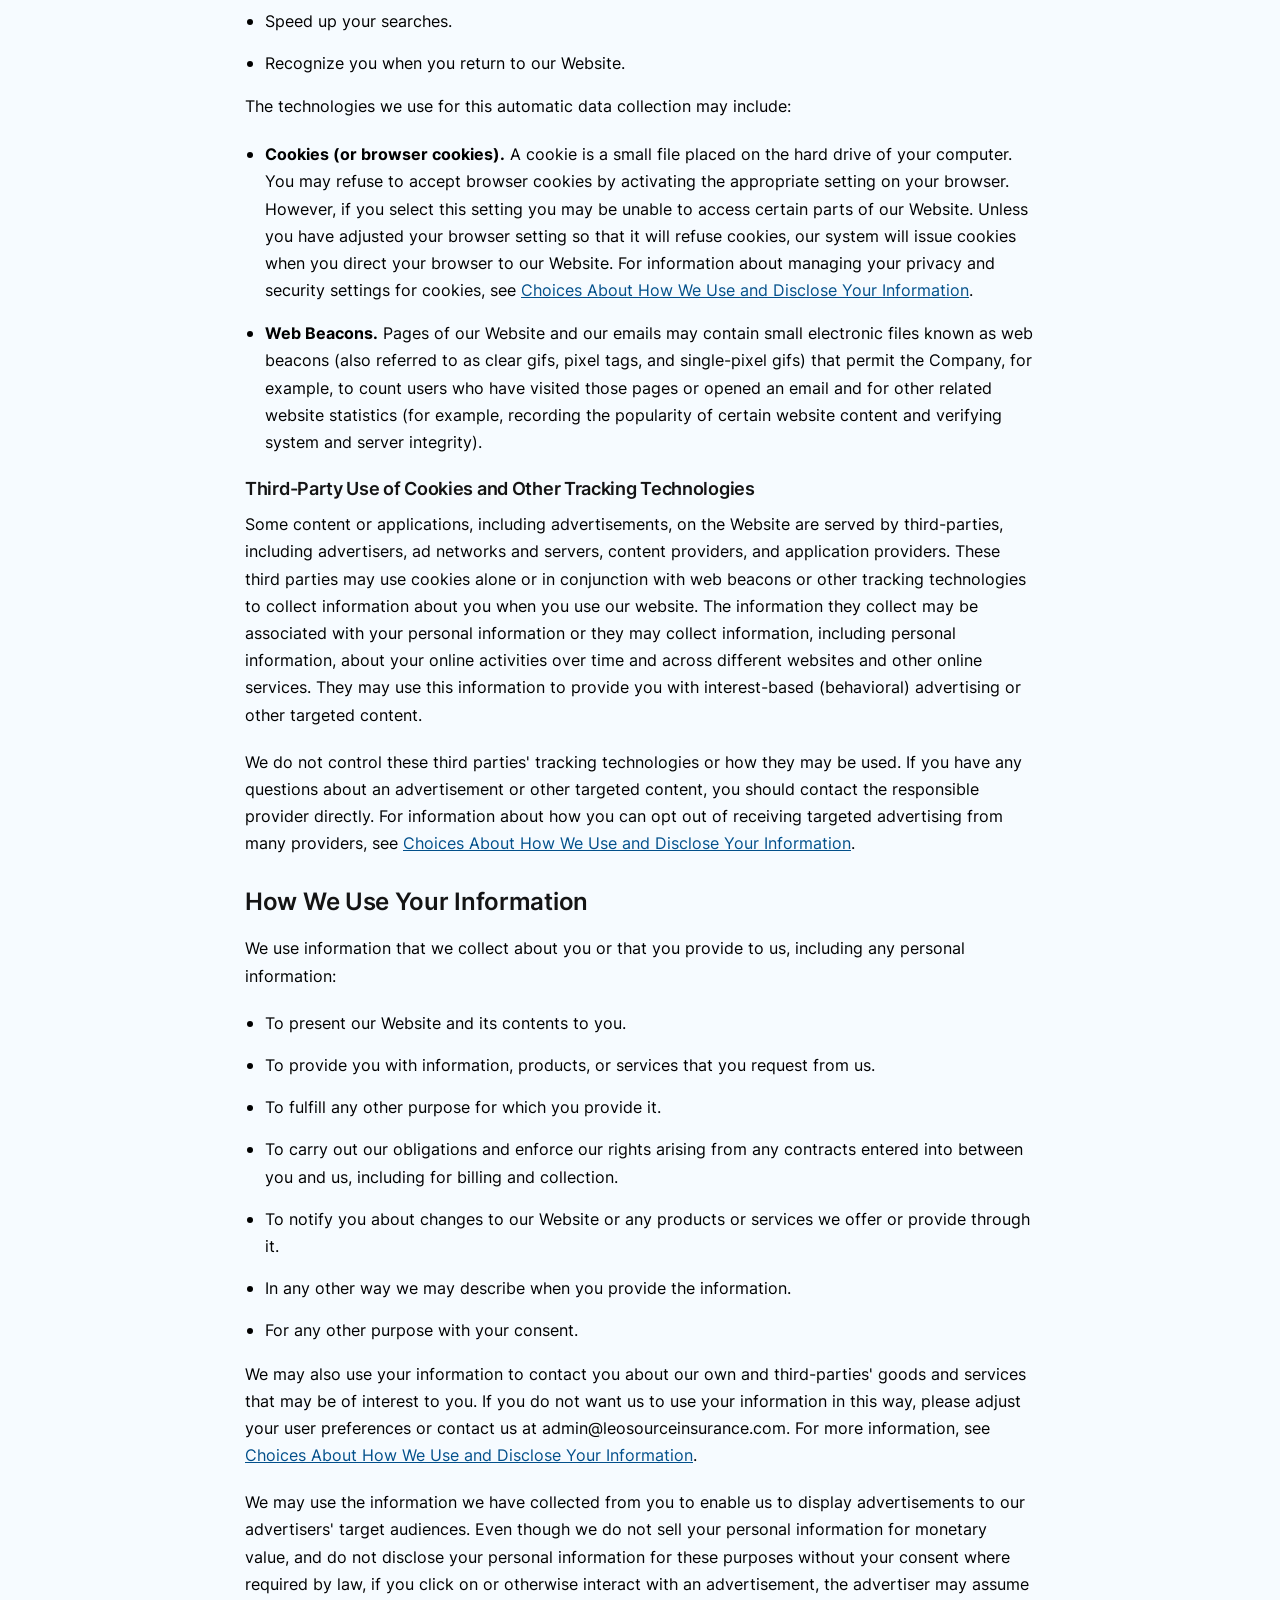
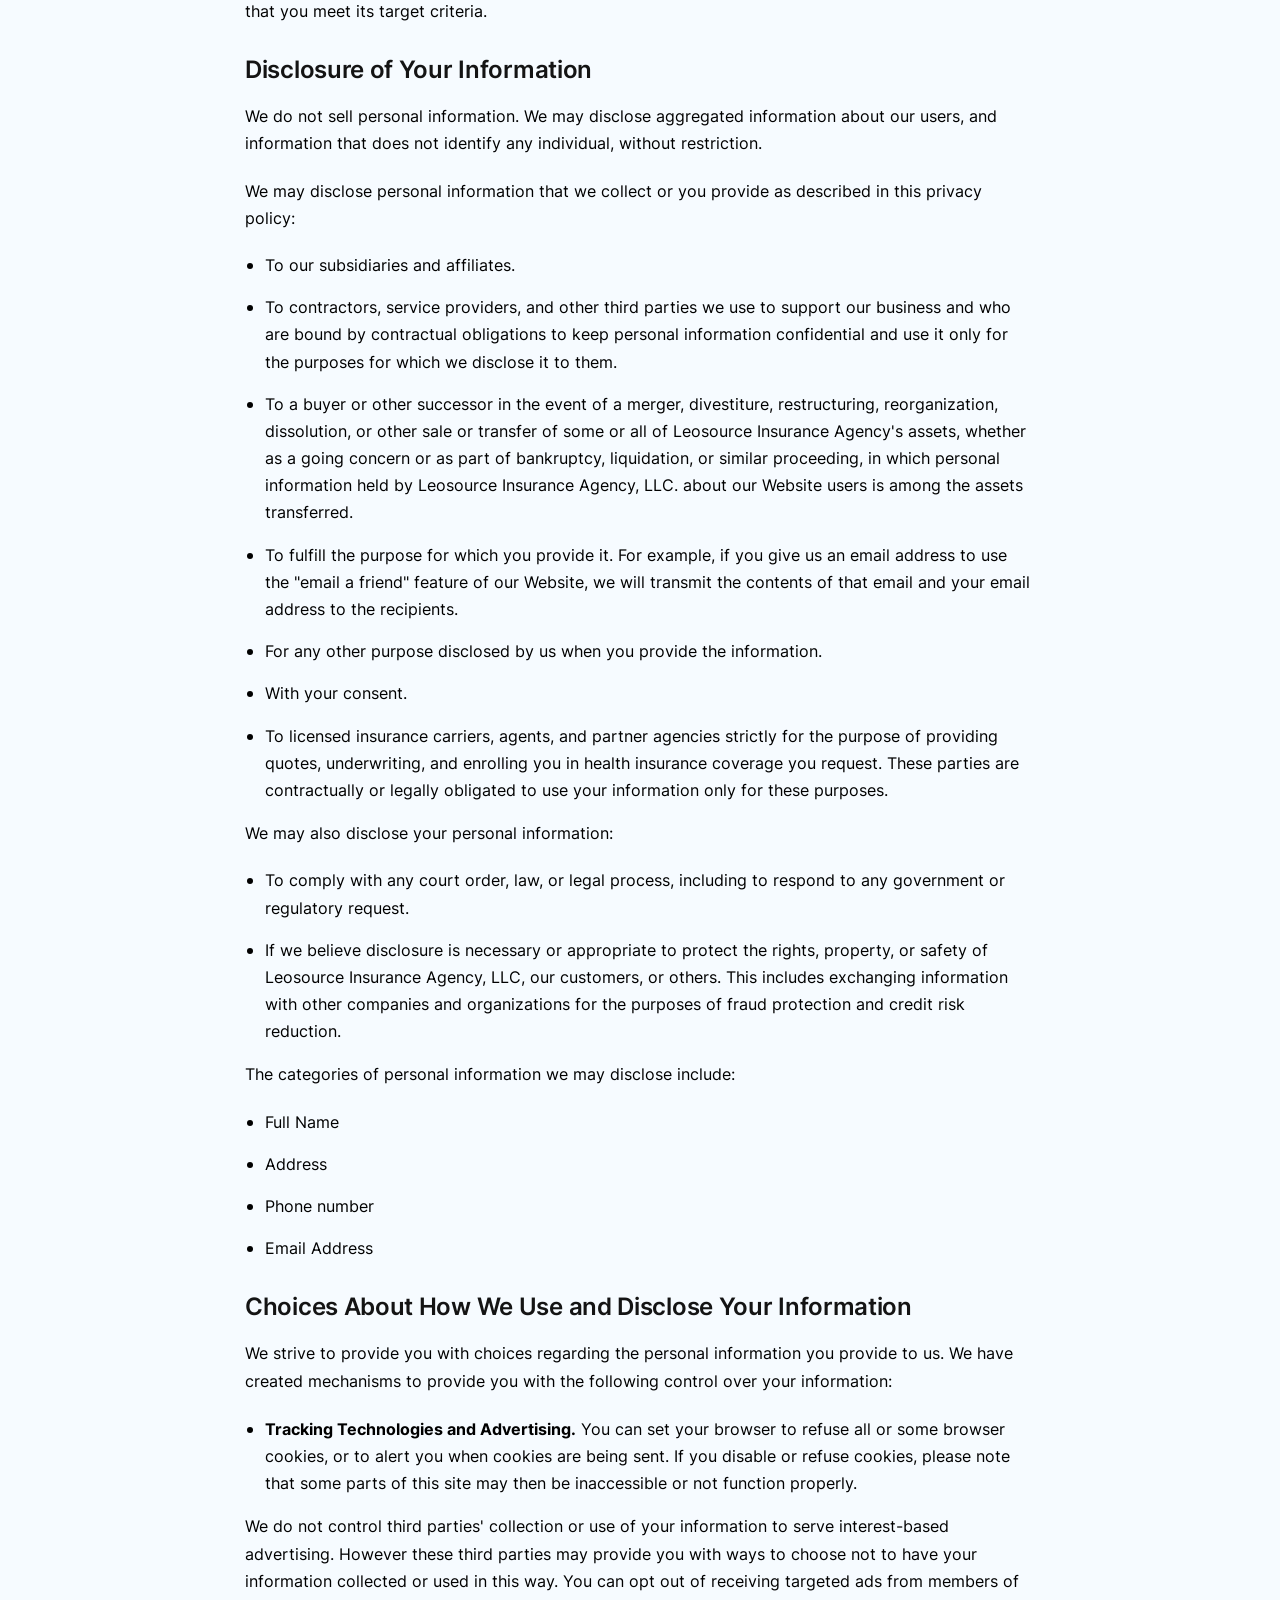
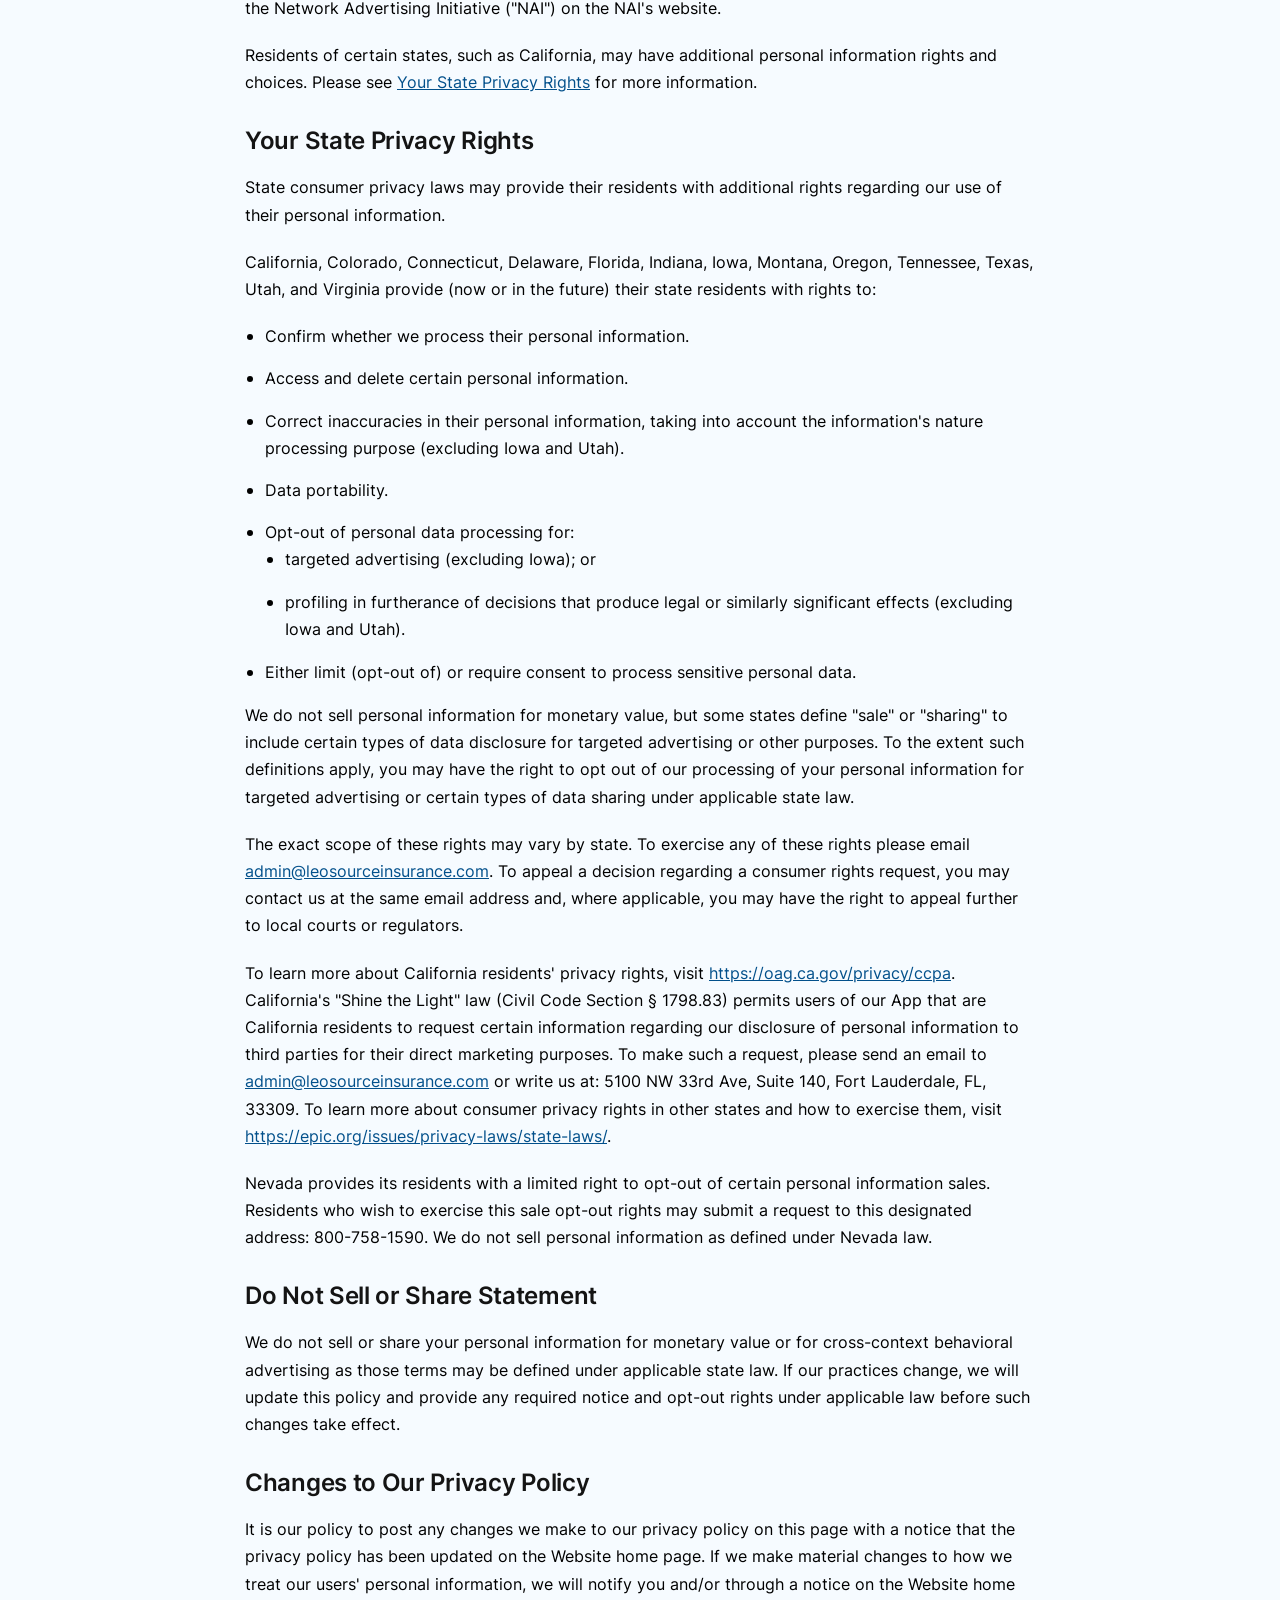
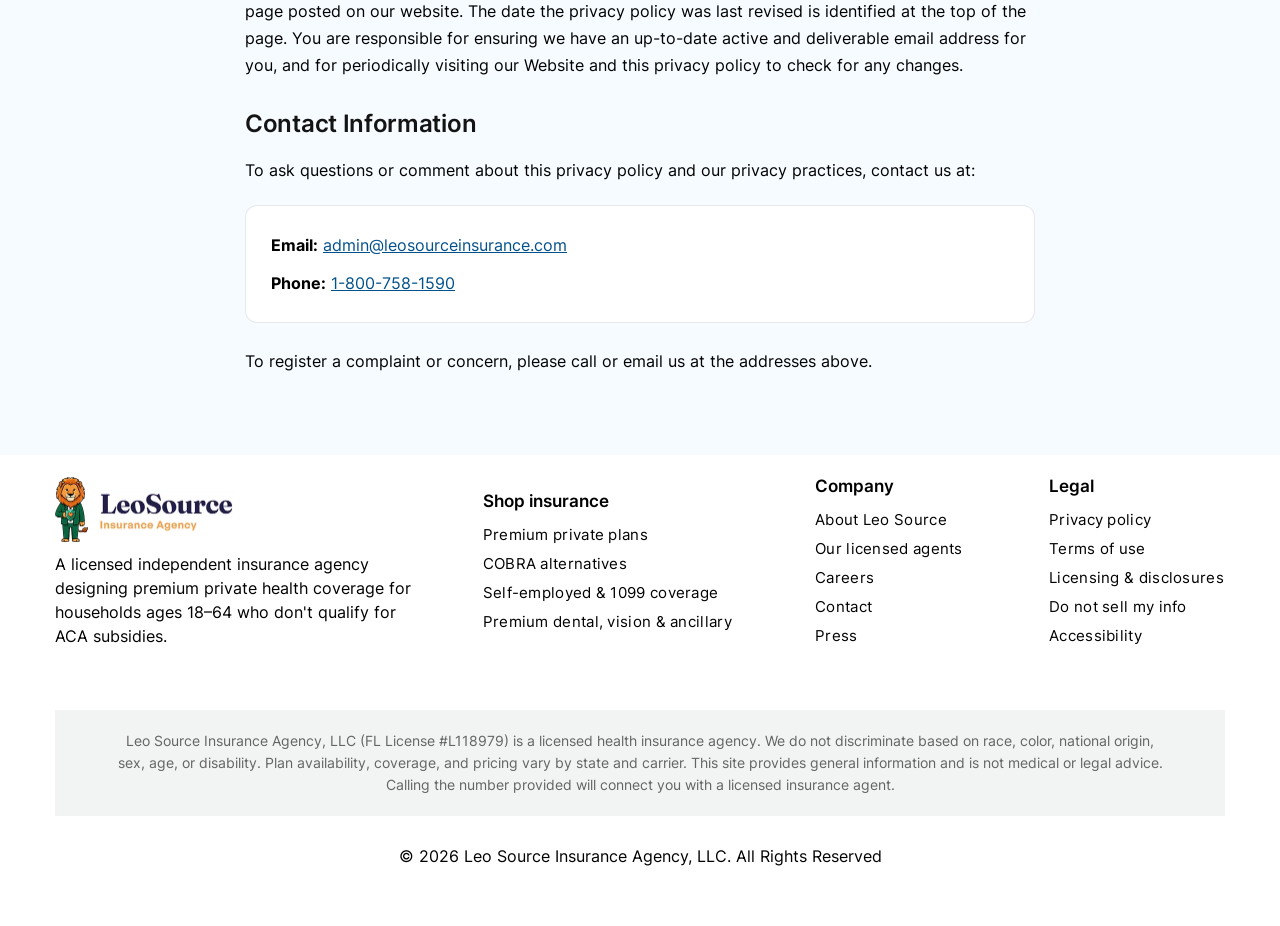
<file: privacy.html>
<!doctype html>
<html>
<head>
<meta charset="utf-8">
<meta name="viewport" content="width=device-width, initial-scale=1.0, maximum-scale=1.0, user-scalable=no" />
<link rel="shortcut icon" type="image/x-icon" href="images/favicon.webp">
<title>LeoSource Insurance Agency</title>

<!------css link---------->
<link rel="stylesheet" type="text/css" href="css/style.css">


<link rel="preload" href="css/Inter-Regular.woff2" as="font" type="font/woff2" crossorigin>
<link rel="preload" href="css/Inter-SemiBold.woff2" as="font" type="font/woff2" crossorigin>
<link rel="preload" href="css/Inter-Bold.woff2" as="font" type="font/woff2" crossorigin>
<link rel="preload" href="css/Inter-ExtraBold.woff2" as="font" type="font/woff2" crossorigin>
<link rel="preload" href="css/PublicSans-Regular.woff2" as="font" type="font/woff2" crossorigin>
<link rel="preload" href="css/PublicSans-Medium.woff2" as="font" type="font/woff2" crossorigin>
<link rel="preload" href="css/PublicSans-ExtraBold.woff2" as="font" type="font/woff2" crossorigin>
<link rel="preload" href="css/PublicSans-Black.woff2" as="font" type="font/woff2" crossorigin>

<script type="text/javascript">
    (function(c,l,a,r,i,t,y){
        c[a]=c[a]||function(){(c[a].q=c[a].q||[]).push(arguments)};
        t=l.createElement(r);t.async=1;t.src="https://www.clarity.ms/tag/"+i;
        y=l.getElementsByTagName(r)[0];y.parentNode.insertBefore(t,y);
    })(window, document, "clarity", "script", "x0ifuryqyz");
</script>

<!-- Taboola Pixel Code -->
<script type='text/javascript'>
  window._tfa = window._tfa || [];
  window._tfa.push({notify: 'event', name: 'page_view', id: 2076128});
  !function (t, f, a, x) {
         if (!document.getElementById(x)) {
            t.async = 1;t.src = a;t.id=x;f.parentNode.insertBefore(t, f);
         }
  }(document.createElement('script'),
  document.getElementsByTagName('script')[0],
  '//cdn.taboola.com/libtrc/unip/2076128/tfa.js',
  'tb_tfa_script');
</script>
<!-- End of Taboola Pixel Code -->

</head>

<body>

<!-------Top-Caption------->
<div class="top_caption">
    <div class="container">
        <p>New 2026 Health Plans Now Available</p>
    </div>
</div>

<!----------Header--------->
<div class="header">
    <div class="container">
		<div class="header_row">  
        	<img src="images/logo.webp" alt="logo" class="logo">
                            
            <a href="tel:+18007581590" class="header_right">
                <div class="header_call_icon">
                    <img src="images/call-icn.webp" alt="icon" class="header_call animated tada">
                </div>
                <div class="header_right_content">
                    <p class="header_right_text1">Speak with a Licensed Advisor</p>
                    <p class="header_right_text2">(800) 758-1590</p>
                    <p class="header_right_text3">12 Agents Available Now</p>
                </div>
            </a>                
            
        </div>
    </div>
</div>


<div class="modal_section">
	<div class="container">
    	<div class="legal-page">
    		<div class="legal-page__inner">
        <a href="index.html" class="legal-page__back">← Back to home</a>

        <span class="legal-page__eyebrow">Legal</span>
        <h1>Website Privacy Policy</h1>
        <p class="legal-page__meta">Last modified: 05/27/2026</p>

        <div class="legal-page__notice">
          NOTICE: leosourceinsurance.com — We do not sell your personal information.
        </div>

        <h2>Introduction</h2>
        <p>
          Leosource Insurance Agency, LLC. ("Company" or "We") respect your privacy and are
          committed to protecting it through our compliance with this policy.
        </p>
        <p>
          This policy describes the types of information we may collect from you or that you may
          provide when you visit the website leosourceinsurance.com (our "Website") and our
          practices for collecting, using, maintaining, protecting, and disclosing that information.
        </p>
        <p>
          We do not sell your personal information to third parties. We may share your information
          with licensed insurance carriers, agents, partner agencies, and service providers solely
          to provide quotes, underwriting, enrollment, customer service, and other services you
          request or that support our business operations, as described in this policy.
        </p>
        <p>This policy applies to information we collect:</p>
        <ul>
          <li>On this Website.</li>
          <li>In email, text, and other electronic messages between you and this Website.</li>
        </ul>
        <p>It does not apply to information collected by:</p>
        <ul>
          <li>
            Us offline or through any other means, including on any other website operated by
            Company or any third party (including our affiliates and subsidiaries); or
          </li>
          <li>
            Any third party (including our affiliates and subsidiaries), including through any
            application or content (including advertising) that may link to or be accessible from
            or through the Website.
          </li>
        </ul>
        <p>
          Please read this policy carefully to understand our policies and practices regarding your
          information and how we will treat it. If you do not agree with our policies and
          practices, your choice is not to use our Website. By accessing or using this Website, you
          agree to this privacy policy. This policy may change from time to time (see
          <a href="#changes">Changes to Our Privacy Policy</a>). Your continued use of this Website
          after we make changes is deemed to be acceptance of those changes, so please check the
          policy periodically for updates.
        </p>

        <h2>Children Under the Age of 18</h2>
        <p>
          Our Website is not intended for children under 18 years of age. No one under age 18 may
          provide any personal information to or on the Website. We do not knowingly collect
          personal information from children under 18. If you are under 18, do not use or provide
          any information on this Website or through any of its features, register on the Website,
          make any purchases through the Website, use any of the interactive or public comment
          features of this Website, or provide any information about yourself to us, including
          your name, address, telephone number, email address, or any screen name or user name you
          may use. If we learn we have collected or received personal information from a child
          under 18 without verification of parental consent, we will delete that information. If
          you believe we might have any information from or about a child under 18, please contact
          us at 1-800-758-1590.
        </p>
        <p>
          Residents of certain states under 13, 16, or 18 years of age may have additional rights
          regarding the collection and sale of their personal information. Please see
          <a href="#state-rights">Your State Privacy Rights</a> for more information.
        </p>

        <h2>Information We Collect About You and How We Collect It</h2>
        <p>We collect several types of information from and about users of our Website, including information:</p>
        <ul>
          <li>
            By which you may be personally identified, such as name, postal address, email
            address, telephone number, or any other identifier by which you may be contacted online
            or offline ("personal information");
          </li>
          <li>
            That is about you but individually does not identify you, such as date of birth,
            household size, income range, gender, and tobacco use;
          </li>
          <li>
            About your internet connection, the equipment you use to access our Website, and usage
            details.
          </li>
        </ul>
        <p>We collect this information:</p>
        <ul>
          <li>Directly from you when you provide it to us.</li>
          <li>
            Automatically as you navigate through the site. Information collected automatically
            may include usage details, IP addresses, and information collected through cookies,
            web beacons, and other tracking technologies.
          </li>
          <li>From third parties, for example, our business partners.</li>
        </ul>

        <h3>Information You Provide to Us</h3>
        <p>The information we collect on or through our Website may include:</p>
        <ul>
          <li>
            Information that you provide by filling in forms on our Website. This includes
            information provided at the time of requesting a quote, subscribing to our service, or
            requesting further services. We may also ask you for information when you report a
            problem with our Website.
          </li>
          <li>Records and copies of your correspondence (including email addresses), if you contact us.</li>
        </ul>
        <p>
          You also may provide information to be published or displayed (hereinafter, "posted") on
          public areas of the Website, or transmitted to other users of the Website or third
          parties (collectively, "User Contributions"). Your User Contributions are posted on and
          transmitted to others at your own risk. Although we limit access to certain pages, please
          be aware that no security measures are perfect or impenetrable. Additionally, we cannot
          control the actions of other users of the Website with whom you may choose to share your
          User Contributions. Therefore, we cannot and do not guarantee that your User
          Contributions will not be viewed by unauthorized persons.
        </p>

        <h3>Information We Collect Through Automatic Data Collection Technologies</h3>
        <p>
          As you navigate through and interact with our Website, we may use automatic data
          collection technologies to collect certain information about your equipment, browsing
          actions, and patterns, including:
        </p>
        <ul>
          <li>
            Details of your visits to our Website, including traffic data, location data, logs,
            and other communication data and the resources that you access and use on the Website.
          </li>
          <li>
            Information about your computer and internet connection, including your IP address,
            operating system, and browser type.
          </li>
        </ul>
        <p>
          The information we collect automatically may include statistical data and may not
          include personal information, or we may maintain it or associate it with personal
          information we collect in other ways or receive from third parties. It helps us to
          improve our Website and to deliver a better and more personalized service, including by
          enabling us to:
        </p>
        <ul>
          <li>Estimate our audience size and usage patterns.</li>
          <li>
            Store information about your preferences, allowing us to customize our Website
            according to your individual interests.
          </li>
          <li>Speed up your searches.</li>
          <li>Recognize you when you return to our Website.</li>
        </ul>
        <p>The technologies we use for this automatic data collection may include:</p>
        <ul>
          <li>
            <strong>Cookies (or browser cookies).</strong> A cookie is a small file placed on the
            hard drive of your computer. You may refuse to accept browser cookies by activating the
            appropriate setting on your browser. However, if you select this setting you may be
            unable to access certain parts of our Website. Unless you have adjusted your browser
            setting so that it will refuse cookies, our system will issue cookies when you direct
            your browser to our Website. For information about managing your privacy and security
            settings for cookies, see <a href="#choices">Choices About How We Use and Disclose
            Your Information</a>.
          </li>
          <li>
            <strong>Web Beacons.</strong> Pages of our Website and our emails may contain small
            electronic files known as web beacons (also referred to as clear gifs, pixel tags, and
            single-pixel gifs) that permit the Company, for example, to count users who have
            visited those pages or opened an email and for other related website statistics (for
            example, recording the popularity of certain website content and verifying system and
            server integrity).
          </li>
        </ul>

        <h3>Third-Party Use of Cookies and Other Tracking Technologies</h3>
        <p>
          Some content or applications, including advertisements, on the Website are served by
          third-parties, including advertisers, ad networks and servers, content providers, and
          application providers. These third parties may use cookies alone or in conjunction with
          web beacons or other tracking technologies to collect information about you when you use
          our website. The information they collect may be associated with your personal
          information or they may collect information, including personal information, about your
          online activities over time and across different websites and other online services.
          They may use this information to provide you with interest-based (behavioral)
          advertising or other targeted content.
        </p>
        <p>
          We do not control these third parties' tracking technologies or how they may be used. If
          you have any questions about an advertisement or other targeted content, you should
          contact the responsible provider directly. For information about how you can opt out of
          receiving targeted advertising from many providers, see
          <a href="#choices">Choices About How We Use and Disclose Your Information</a>.
        </p>

        <h2>How We Use Your Information</h2>
        <p>
          We use information that we collect about you or that you provide to us, including any
          personal information:
        </p>
        <ul>
          <li>To present our Website and its contents to you.</li>
          <li>To provide you with information, products, or services that you request from us.</li>
          <li>To fulfill any other purpose for which you provide it.</li>
          <li>
            To carry out our obligations and enforce our rights arising from any contracts entered
            into between you and us, including for billing and collection.
          </li>
          <li>To notify you about changes to our Website or any products or services we offer or provide through it.</li>
          <li>In any other way we may describe when you provide the information.</li>
          <li>For any other purpose with your consent.</li>
        </ul>
        <p>
          We may also use your information to contact you about our own and third-parties' goods
          and services that may be of interest to you. If you do not want us to use your
          information in this way, please adjust your user preferences or contact us at
          admin@leosourceinsurance.com. For more information, see
          <a href="#choices">Choices About How We Use and Disclose Your Information</a>.
        </p>
        <p>
          We may use the information we have collected from you to enable us to display
          advertisements to our advertisers' target audiences. Even though we do not sell your
          personal information for monetary value, and do not disclose your personal information
          for these purposes without your consent where required by law, if you click on or
          otherwise interact with an advertisement, the advertiser may assume that you meet its
          target criteria.
        </p>

        <h2>Disclosure of Your Information</h2>
        <p>
          We do not sell personal information. We may disclose aggregated information about our
          users, and information that does not identify any individual, without restriction.
        </p>
        <p>
          We may disclose personal information that we collect or you provide as described in this
          privacy policy:
        </p>
        <ul>
          <li>To our subsidiaries and affiliates.</li>
          <li>
            To contractors, service providers, and other third parties we use to support our
            business and who are bound by contractual obligations to keep personal information
            confidential and use it only for the purposes for which we disclose it to them.
          </li>
          <li>
            To a buyer or other successor in the event of a merger, divestiture, restructuring,
            reorganization, dissolution, or other sale or transfer of some or all of Leosource
            Insurance Agency's assets, whether as a going concern or as part of bankruptcy,
            liquidation, or similar proceeding, in which personal information held by Leosource
            Insurance Agency, LLC. about our Website users is among the assets transferred.
          </li>
          <li>
            To fulfill the purpose for which you provide it. For example, if you give us an email
            address to use the "email a friend" feature of our Website, we will transmit the
            contents of that email and your email address to the recipients.
          </li>
          <li>For any other purpose disclosed by us when you provide the information.</li>
          <li>With your consent.</li>
          <li>
            To licensed insurance carriers, agents, and partner agencies strictly for the purpose
            of providing quotes, underwriting, and enrolling you in health insurance coverage you
            request. These parties are contractually or legally obligated to use your information
            only for these purposes.
          </li>
        </ul>
        <p>We may also disclose your personal information:</p>
        <ul>
          <li>
            To comply with any court order, law, or legal process, including to respond to any
            government or regulatory request.
          </li>
          <li>
            If we believe disclosure is necessary or appropriate to protect the rights, property,
            or safety of Leosource Insurance Agency, LLC, our customers, or others. This includes
            exchanging information with other companies and organizations for the purposes of
            fraud protection and credit risk reduction.
          </li>
        </ul>
        <p>The categories of personal information we may disclose include:</p>
        <ul>
          <li>Full Name</li>
          <li>Address</li>
          <li>Phone number</li>
          <li>Email Address</li>
        </ul>

        <h2 id="choices">Choices About How We Use and Disclose Your Information</h2>
        <p>
          We strive to provide you with choices regarding the personal information you provide to
          us. We have created mechanisms to provide you with the following control over your
          information:
        </p>
        <ul>
          <li>
            <strong>Tracking Technologies and Advertising.</strong> You can set your browser to
            refuse all or some browser cookies, or to alert you when cookies are being sent. If
            you disable or refuse cookies, please note that some parts of this site may then be
            inaccessible or not function properly.
          </li>
        </ul>
        <p>
          We do not control third parties' collection or use of your information to serve
          interest-based advertising. However these third parties may provide you with ways to
          choose not to have your information collected or used in this way. You can opt out of
          receiving targeted ads from members of the Network Advertising Initiative ("NAI") on the
          NAI's website.
        </p>
        <p>
          Residents of certain states, such as California, may have additional personal
          information rights and choices. Please see
          <a href="#state-rights">Your State Privacy Rights</a> for more information.
        </p>

        <h2 id="state-rights">Your State Privacy Rights</h2>
        <p>
          State consumer privacy laws may provide their residents with additional rights regarding
          our use of their personal information.
        </p>
        <p>
          California, Colorado, Connecticut, Delaware, Florida, Indiana, Iowa, Montana, Oregon,
          Tennessee, Texas, Utah, and Virginia provide (now or in the future) their state
          residents with rights to:
        </p>
        <ul>
          <li>Confirm whether we process their personal information.</li>
          <li>Access and delete certain personal information.</li>
          <li>
            Correct inaccuracies in their personal information, taking into account the
            information's nature processing purpose (excluding Iowa and Utah).
          </li>
          <li>Data portability.</li>
          <li>
            Opt-out of personal data processing for:
            <ul>
              <li>targeted advertising (excluding Iowa); or</li>
              <li>
                profiling in furtherance of decisions that produce legal or similarly significant
                effects (excluding Iowa and Utah).
              </li>
            </ul>
          </li>
          <li>Either limit (opt-out of) or require consent to process sensitive personal data.</li>
        </ul>
        <p>
          We do not sell personal information for monetary value, but some states define "sale" or
          "sharing" to include certain types of data disclosure for targeted advertising or other
          purposes. To the extent such definitions apply, you may have the right to opt out of our
          processing of your personal information for targeted advertising or certain types of data
          sharing under applicable state law.
        </p>
        <p>
          The exact scope of these rights may vary by state. To exercise any of these rights
          please email <a href="mailto:admin@leosourceinsurance.com">admin@leosourceinsurance.com</a>.
          To appeal a decision regarding a consumer rights request, you may contact us at the same
          email address and, where applicable, you may have the right to appeal further to local
          courts or regulators.
        </p>
        <p>
          To learn more about California residents' privacy rights, visit
          <a href="https://oag.ca.gov/privacy/ccpa" target="_blank" rel="noopener">https://oag.ca.gov/privacy/ccpa</a>.
          California's "Shine the Light" law (Civil Code Section § 1798.83) permits users of our
          App that are California residents to request certain information regarding our
          disclosure of personal information to third parties for their direct marketing purposes.
          To make such a request, please send an email to
          <a href="mailto:admin@leosourceinsurance.com">admin@leosourceinsurance.com</a> or write
          us at: 5100 NW 33rd Ave, Suite 140, Fort Lauderdale, FL, 33309. To learn more about consumer
          privacy rights in other states and how to exercise them, visit
          <a href="https://epic.org/issues/privacy-laws/state-laws/" target="_blank" rel="noopener">https://epic.org/issues/privacy-laws/state-laws/</a>.
        </p>
        <p>
          Nevada provides its residents with a limited right to opt-out of certain personal
          information sales. Residents who wish to exercise this sale opt-out rights may submit a
          request to this designated address: 800-758-1590. We do not sell personal information as
          defined under Nevada law.
        </p>

        <h2>Do Not Sell or Share Statement</h2>
        <p>
          We do not sell or share your personal information for monetary value or for cross-context
          behavioral advertising as those terms may be defined under applicable state law. If our
          practices change, we will update this policy and provide any required notice and opt-out
          rights under applicable law before such changes take effect.
        </p>

        <h2 id="changes">Changes to Our Privacy Policy</h2>
        <p>
          It is our policy to post any changes we make to our privacy policy on this page with a
          notice that the privacy policy has been updated on the Website home page. If we make
          material changes to how we treat our users' personal information, we will notify you
          and/or through a notice on the Website home page posted on our website. The date the
          privacy policy was last revised is identified at the top of the page. You are
          responsible for ensuring we have an up-to-date active and deliverable email address for
          you, and for periodically visiting our Website and this privacy policy to check for any
          changes.
        </p>

        <h2>Contact Information</h2>
        <p>To ask questions or comment about this privacy policy and our privacy practices, contact us at:</p>
        <div class="legal-page__contact">
          <p style="margin-bottom: 10px;">
            <strong>Email:</strong>
            <a href="mailto:admin@leosourceinsurance.com">admin@leosourceinsurance.com</a>
          </p>
          <p style="margin-bottom: 0;">
            <strong>Phone:</strong> <a href="tel:+18007581590">1-800-758-1590</a>
          </p>
        </div>
        <p style="margin-top:25px;">
          To register a complaint or concern, please call or email us at the addresses above.
        </p>
      </div>
       </div>
    </div>
</div>


<!---------Footer---------->
<div class="footer">
    <div class="container">
        <div class="footer_links_inner">
            <div class="footer_links_column footer_links_column1">
                <a href="#"><img src="images/logo.webp" class="footer_logo"  alt="logo"></a>
                <p class="footer_links_text">A licensed independent insurance agency designing premium private health coverage for households ages 18–64 who don't qualify for ACA subsidies.</p>
                
            </div>

            <div class="footer_links_column footer_links_column2">
                <p class="footer_links_heading">Shop insurance</p>
                <ul class="footer_links_list">
                    <li><a href="#">Premium private plans</a></li>
                    <li><a href="#">COBRA alternatives</a></li>
                    <li><a href="#">Self-employed & 1099 coverage</a></li>
                    <li><a href="#">Premium dental, vision & ancillary</a></li>
                </ul>
            </div>
            
            <div class="footer_links_column footer_links_column3">
                <p class="footer_links_heading">Company</p>
                <ul class="footer_links_list">
                    <li><a href="#">About Leo Source</a></li>
                    <li><a href="#">Our licensed agents</a></li>
                    <li><a href="#">Careers</a></li>
                    <li><a href="#">Contact</a></li>
                    <li><a href="#">Press</a></li>
                </ul>
            </div>
            
            <div class="footer_links_column footer_links_column4">
                <p class="footer_links_heading">Legal</p>
                <ul class="footer_links_list">
                    <li><a href="privacy.html" target="_blank">Privacy policy</a></li>
                    <li><a href="term.html" target="_blank">Terms of use</a></li>
                    <li><a href="#">Licensing & disclosures</a></li>
                    <li><a href="#">Do not sell my info</a></li>
                    <li><a href="#">Accessibility</a></li>
                </ul>
            </div> 
        </div>
        
        <div class="footer_note_box">
        	<p>Leo Source Insurance Agency, LLC (FL License #L118979) is a licensed health insurance agency. We do not discriminate based on race, color, national origin,
sex, age, or disability. Plan availability, coverage, and pricing vary by state and carrier. This site provides general information and is not medical or legal advice. Calling the number provided will connect you with a licensed insurance agent.</p> 
        </div>
       <p class="footer_text">&copy; <script type="text/javascript">var year = new Date();document.write(year.getFullYear());</script> Leo Source Insurance Agency, LLC. <br class="show-mob">All Rights Reserved</p>
    </div>
</div>

<!---------Script---------->
<script type="text/javascript" src="js/jquery-3.6.0.min.js"></script>

</body>
</html>
</file>
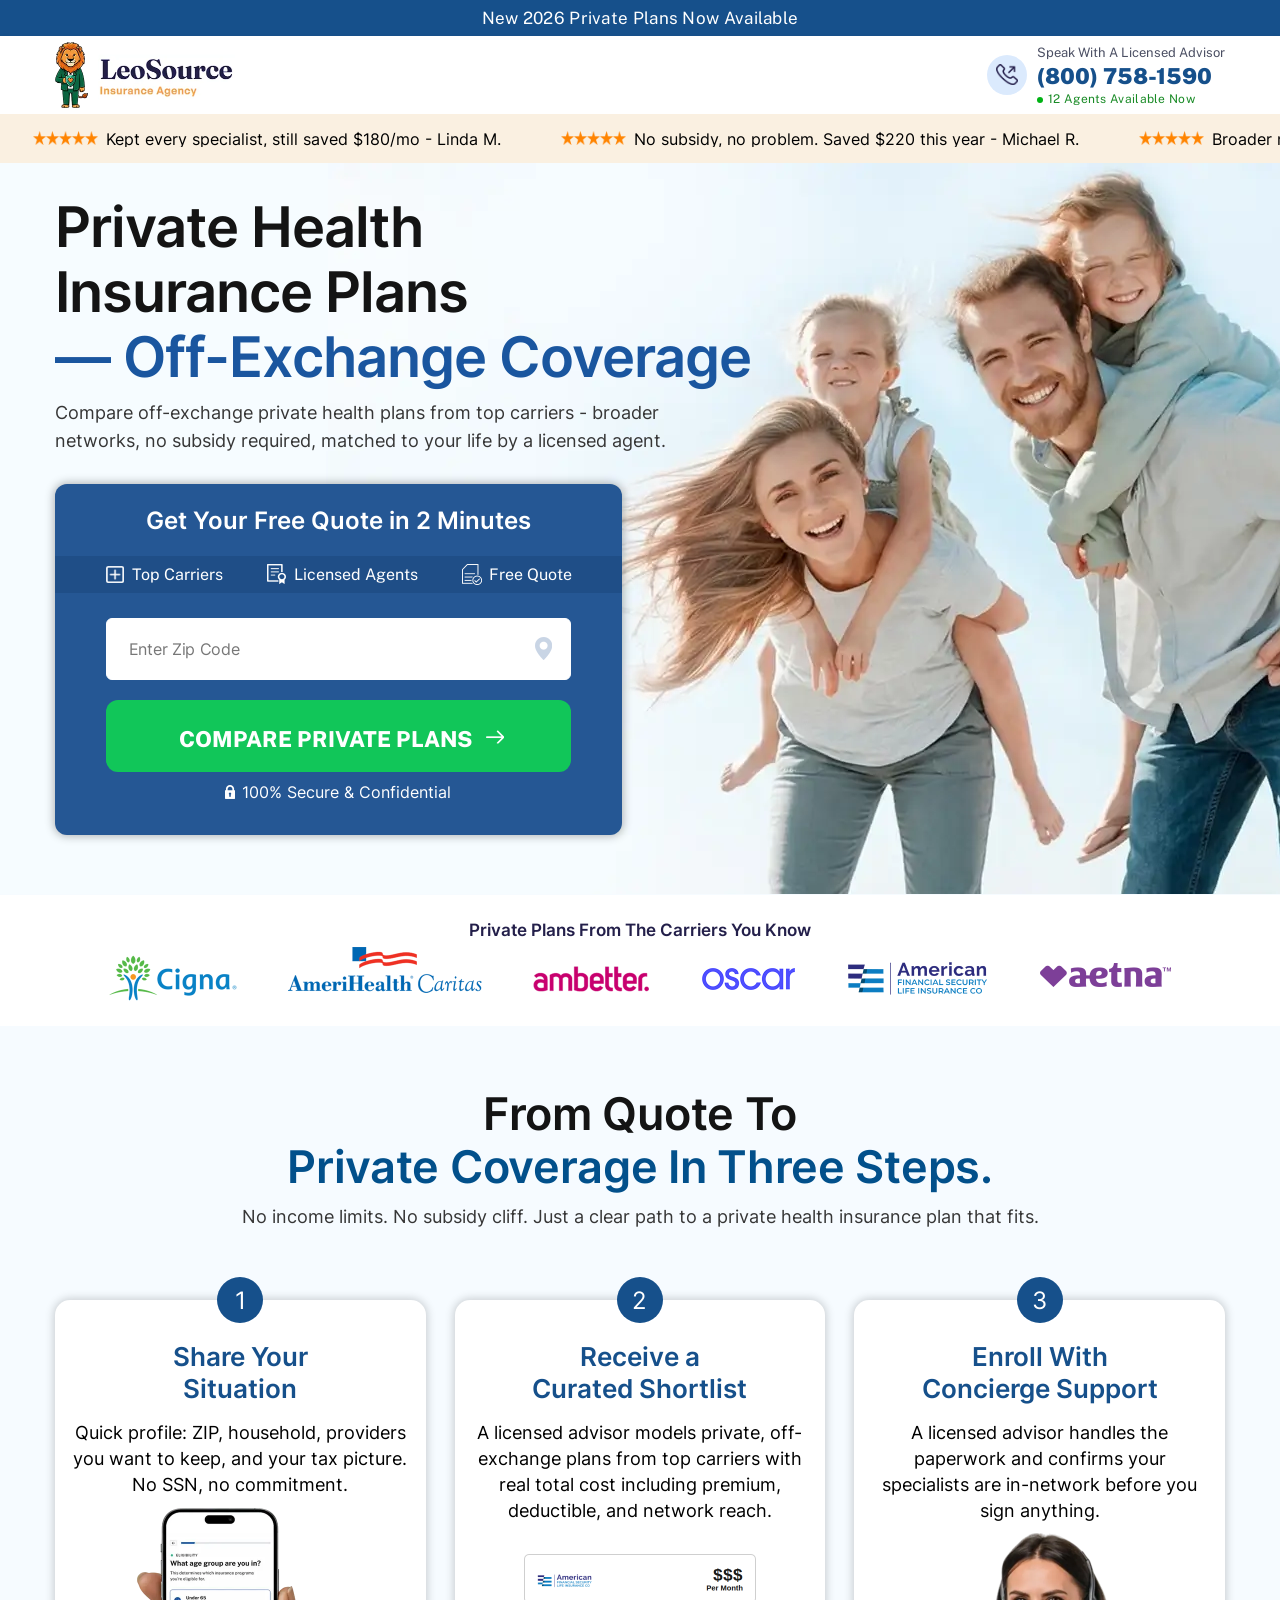
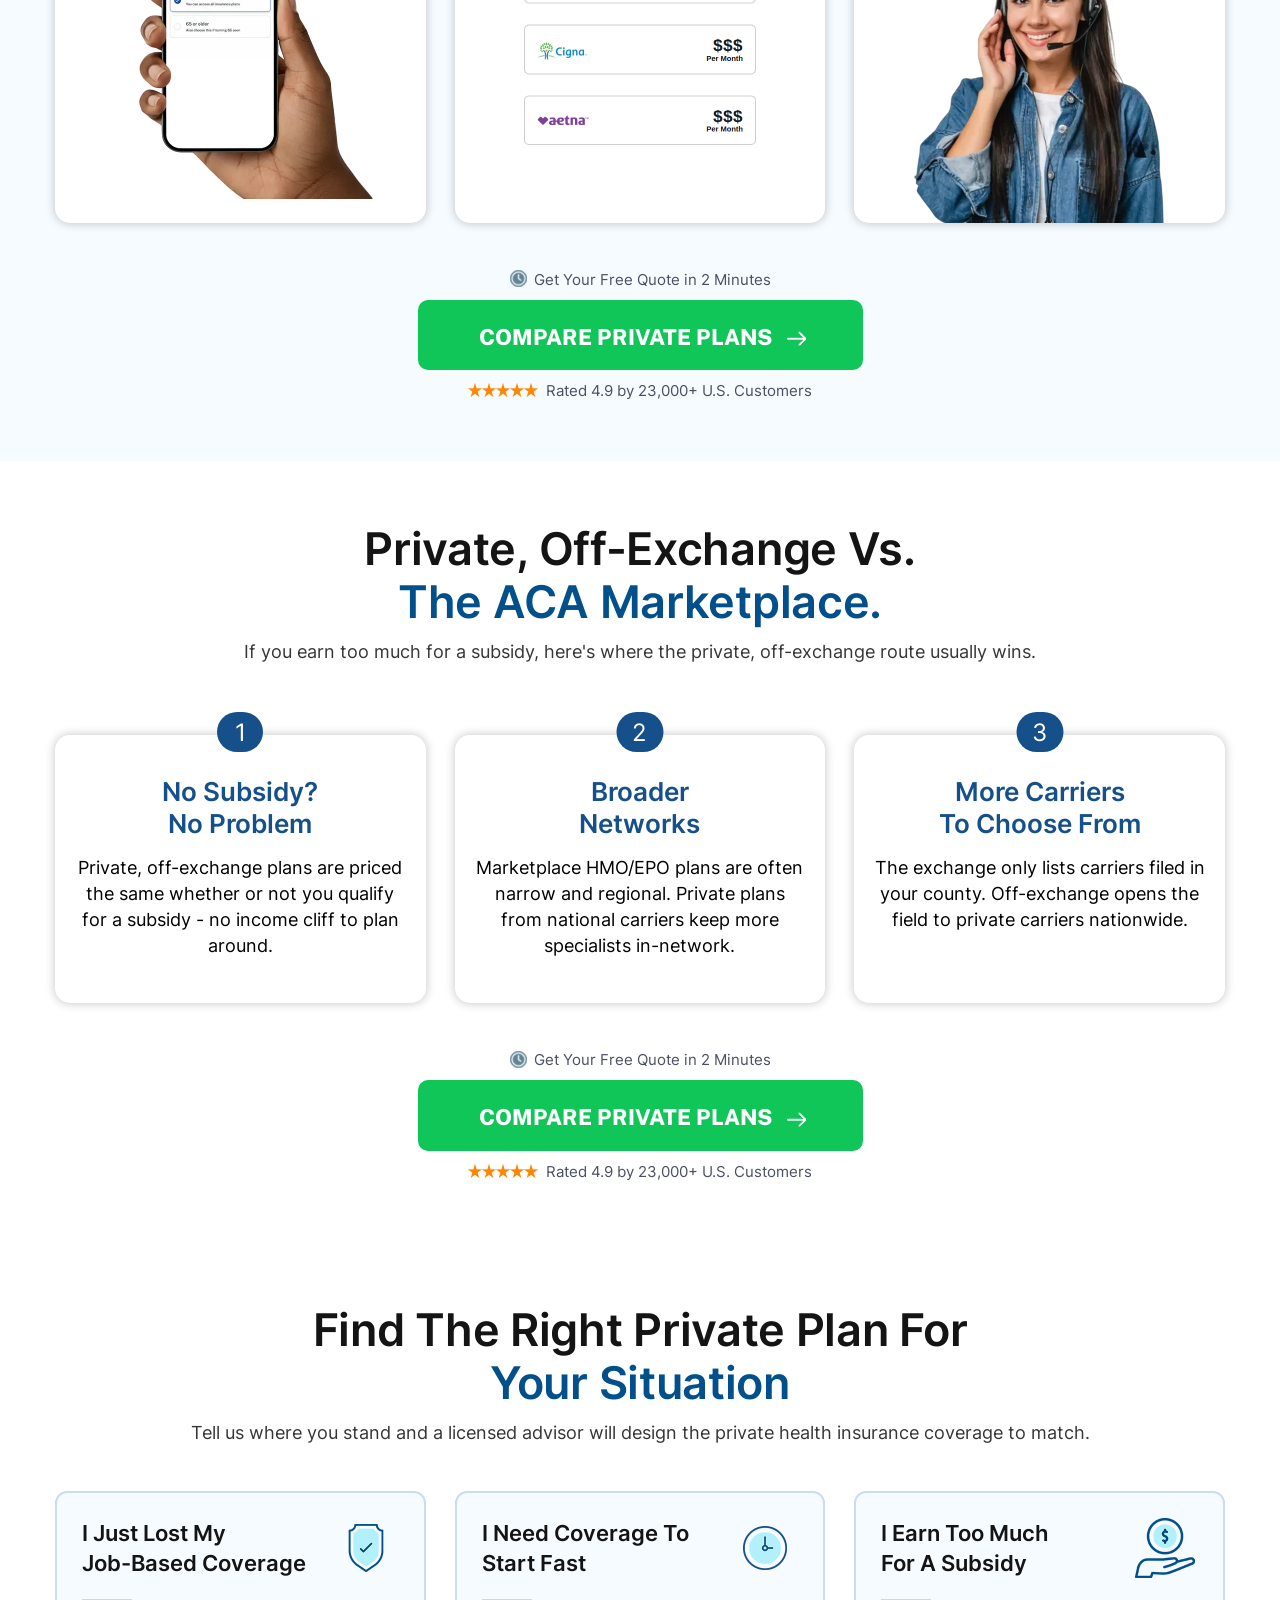
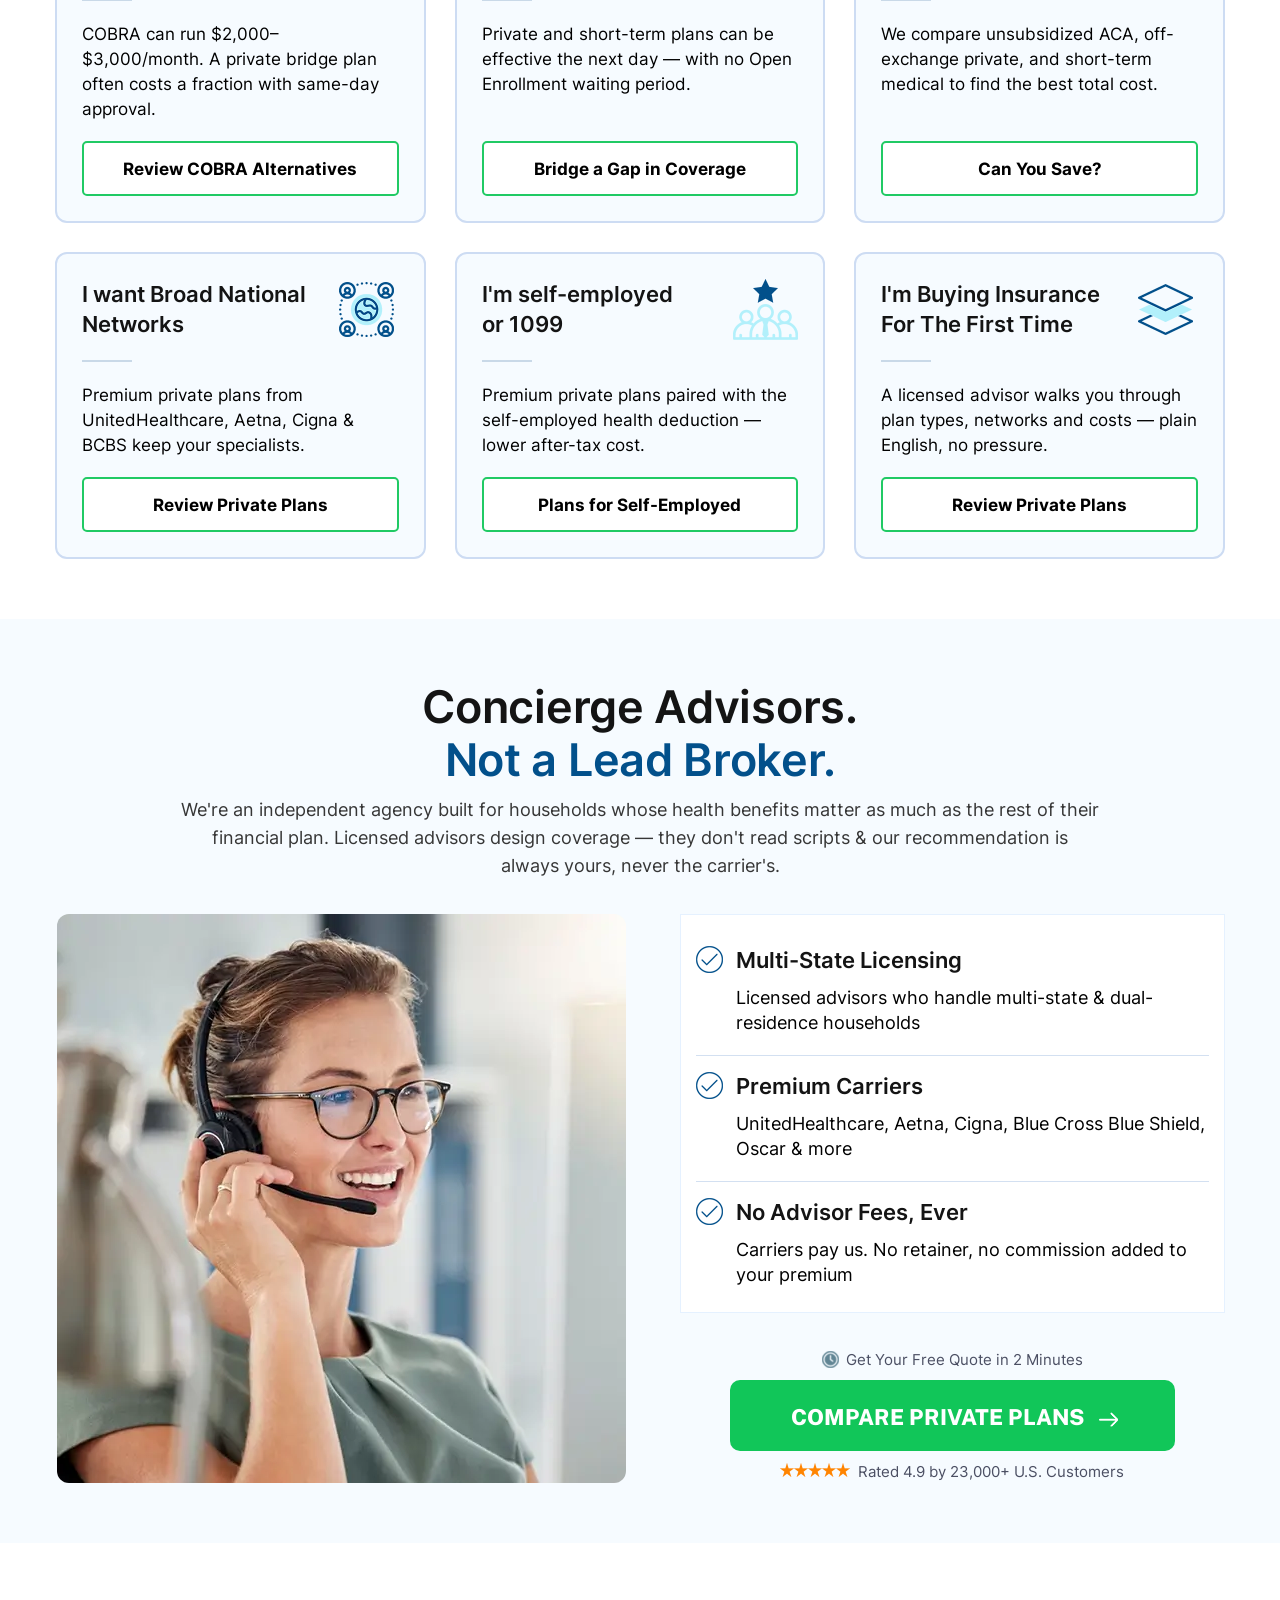
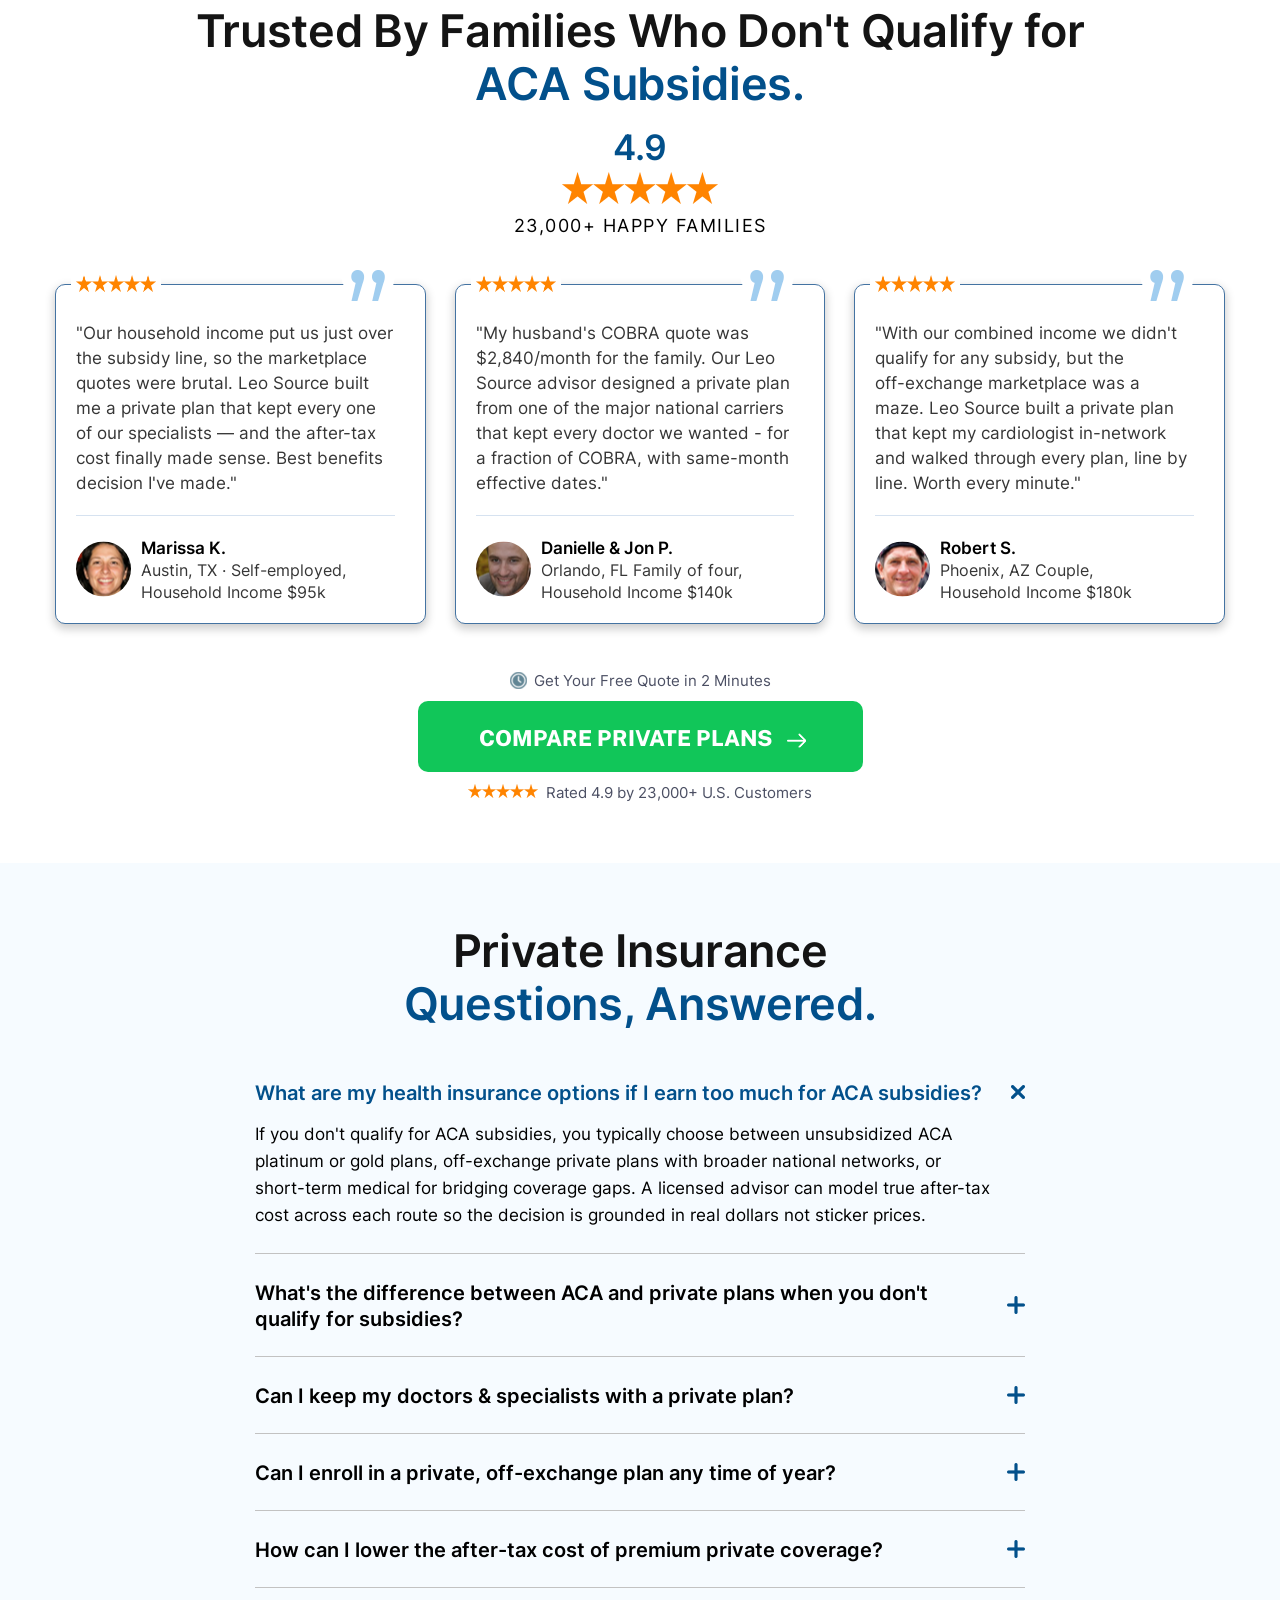
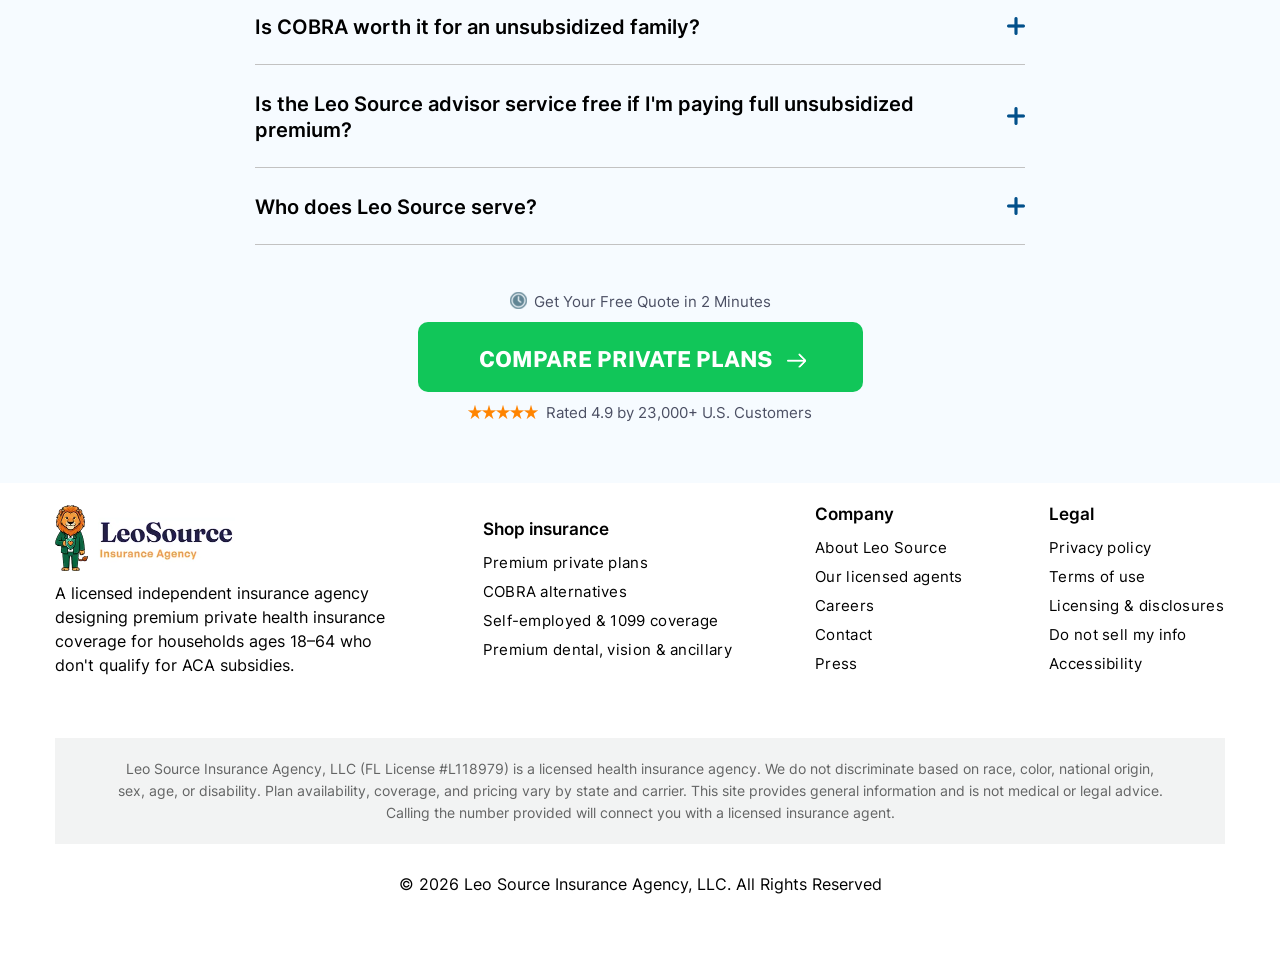
<file: private-health-insurance.html>
<!doctype html>
<html>
<head>
<meta charset="utf-8">
<meta name="viewport" content="width=device-width, initial-scale=1.0">
<link rel="shortcut icon" type="image/x-icon" href="images/favicon.webp">
<title>Private Health Insurance Plans | Off-Exchange Coverage - LeoSource</title>
<meta name="description" content="Compare private, off-exchange health insurance plans from top carriers. Broader networks, no subsidy required - built for households above the ACA subsidy line.">
<link rel="canonical" href="https://shophealthrates.com/private-health-insurance.html">
<meta name="robots" content="index, follow">

<!------css link---------->
<link rel="stylesheet" type="text/css" href="css/style.css">


<link rel="preload" href="css/Inter-Regular.woff2" as="font" type="font/woff2" crossorigin>
<link rel="preload" href="css/Inter-SemiBold.woff2" as="font" type="font/woff2" crossorigin>
<link rel="preload" href="css/Inter-Bold.woff2" as="font" type="font/woff2" crossorigin>
<link rel="preload" href="css/Inter-ExtraBold.woff2" as="font" type="font/woff2" crossorigin>
<link rel="preload" href="css/PublicSans-Regular.woff2" as="font" type="font/woff2" crossorigin>
<link rel="preload" href="css/PublicSans-Medium.woff2" as="font" type="font/woff2" crossorigin>
<link rel="preload" href="css/PublicSans-ExtraBold.woff2" as="font" type="font/woff2" crossorigin>
<link rel="preload" href="css/PublicSans-Black.woff2" as="font" type="font/woff2" crossorigin>

<!-- ========================== TRACKING CODES — DO NOT MODIFY ========================== -->
<!-- These scripts power paid ad attribution (ClickFlare, Ringba, Clarity).                -->
<!-- Removing or altering them will break conversion tracking and cost real ad dollars.     -->
<!-- If you need to change tracking, update AGENTS.md first and get explicit approval.      -->
<!-- ==================================================================================== -->

<!-- Ringba call tracking tag -->
<script src="//b-js.ringba.com/CA28ed4f20fb83474ba9ae68fe41e6ab78" async></script>

<script type="text/javascript">
    (function(c,l,a,r,i,t,y){
        c[a]=c[a]||function(){(c[a].q=c[a].q||[]).push(arguments)};
        t=l.createElement(r);t.async=1;t.src="https://www.clarity.ms/tag/"+i;
        y=l.getElementsByTagName(r)[0];y.parentNode.insertBefore(t,y);
    })(window, document, "clarity", "script", "x0ifuryqyz");
</script>

<!-- ======================== END TRACKING CODES ======================== -->

<!-- Google tag (gtag.js) -->
<script async src="https://www.googletagmanager.com/gtag/js?id=AW-18140219113"></script>
<script>
  window.dataLayer = window.dataLayer || [];
  function gtag(){dataLayer.push(arguments);}
  gtag('js', new Date());

  gtag('config', 'AW-18140219113');
</script>

<!-- Taboola Pixel Code -->
<script type='text/javascript'>
  window._tfa = window._tfa || [];
  window._tfa.push({notify: 'event', name: 'page_view', id: 2076128});
  !function (t, f, a, x) {
         if (!document.getElementById(x)) {
            t.async = 1;t.src = a;t.id=x;f.parentNode.insertBefore(t, f);
         }
  }(document.createElement('script'),
  document.getElementsByTagName('script')[0],
  '//cdn.taboola.com/libtrc/unip/2076128/tfa.js',
  'tb_tfa_script');
</script>
<!-- End of Taboola Pixel Code -->

</head>

<body>

<!-- ========================== TRACKING CODES — DO NOT MODIFY ========================== -->
<!-- UTM capture, ClickFlare tag, and ClickFlare→Ringba bridge below.                     -->
<!-- Removing or altering them will break conversion tracking and cost real ad dollars.     -->
<!-- ==================================================================================== -->

<!-- Capture UTM/tracking params from ad click into sessionStorage -->
<script>
(function() {
    try {
        if (!sessionStorage.getItem('landing_url')) {
            var params = new URLSearchParams(window.location.search);
            if (params.has('gclid') || params.has('cpid') || params.has('utm_source') || params.has('wbraid') || params.has('gbraid')) {
                sessionStorage.setItem('landing_url', window.location.href);
                params.forEach(function(value, key) {
                    sessionStorage.setItem('utm_' + key, value);
                });
            }
        }
    } catch (_) {} // sessionStorage throws when the browser blocks site data
})();
</script>

<!-- ClickFlare non-redirect tracking script -->
<script>!function(){"use strict";var t="lp_ref",n="cpid",e="lpurl",c="https://leosourceclick.com",r="(?<domain>http(?:s?)://[^/]*)".concat("/cf/click"),a="(?:(?:/(?<cta>[1-9][0-9]*)/?)|(?:/))?",i="^".concat(r).concat(a).concat("(?:$|(\\\\?.*))"),o='javascript:window.clickflare.l="(?<original_link>'.concat(r).concat(a,'("|(\\\\?[^"]*"))).*'),s=function(){return new RegExp(i,"")},u=function(){return new RegExp(o,"")};function l(t){var n=function(t){return t.replace(s(),(function(t){for(var n=[],e=1;e<arguments.length;e++)n[e-1]=arguments[e];var r=n[n.length-1].domain;return t.replace(r,c)}))}(t);return'javascript:window.clickflare.l="'.concat(n,'"; void 0;')}function d(t,n){if(n&&t&&n.apply(document,[t]),/loaded|interactive|complete/.test(document.readyState))for(var e=0,c=document.links.length;e<c;e++)if(s().test(document.links[e].href)){var r=document.links[e];window.clickflare.links_replaced.has(r)||(r.href=l(r.href),window.clickflare.links_replaced.add(r))}}var f,h,m,p;!function(r,a){var i=document.onreadystatechange;window.clickflare||(window.clickflare={listeners:{},customParams:{},links_replaced:new Set,addEventListener:function(t,n){var e=this.listeners[t]||[];e.includes(n)||e.push(n),this.listeners[t]=e},dispatchEvent:function(t,n){n&&(this.customParams[t]=n),(this.listeners[t]||[]).forEach((function(t){return t(n)}))},push:function(t,n){n&&(this.customParams[t]=n),(this.listeners[t]||[]).forEach((function(t){return t(n)}))}},document.onreadystatechange=function(t){return d(t,i)},d(null,i),setTimeout((function(){!function(r,a){var i,o=function(r,a){var i=new URL("".concat(c).concat(r));o=a,s="{",u=s+s,l="_",d=l+l,o.startsWith(u)||o.startsWith(d)||i.searchParams.set(n,a);var o,s,u,l,d;return i.searchParams.append(t,document.referrer),i.searchParams.append(e,location.href),i.searchParams.append("lpt",document.title),i.searchParams.append("t",(new Date).getTime().toString()),i.toString()}(r,a),s=document.createElement("script"),l=document.scripts[0];s.async=1,s.src=o,s.onerror=function(){!function(){for(var t=function(t,n){var e=document.links[t];u().test(decodeURI(e.href))&&setTimeout((function(){e&&e.setAttribute("href",function(t){var n=t.match(u());if(n){var e=(n.groups||{}).original_link;return e?e.slice(0,-1):t}return t}(decodeURI(e.href)))}))},n=0,e=document.links.length;n<e;n++)t(n)}()},null===(i=l.parentNode)||void 0===i||i.insertBefore(s,l)}(r,a)})))}("".concat("/cf/tags","/").concat(new URL(window.location.href).searchParams.get("cftmid")||"6a0fb09a5d264100123b892d"),(m=new URL(window.location.href).searchParams.get(n),f=new RegExp("(^| )".concat("cf_cpid","=([^;]+)")),p=(h=document.cookie.match(f))&&h.pop()||null,m||p||"__CAMPAIGN_ID__"))}();</script>

<!-- Bridge: pass ClickFlare click ID to Ringba -->
<script>
(function() {
  var intervalId = setInterval(function() {
    var cfClickId = (window.clickflare && window.clickflare.tracking_params && window.clickflare.tracking_params.click_id)
      || (document.cookie.match(/(^| )cf_click_id=([^;]+)/) || [])[2]
      || '';
    if (cfClickId) {
      (window._rgba_tags = (window._rgba_tags || [])).push({ type: "User", clickid: cfClickId });
      clearInterval(intervalId);
    }
  }, 500);
  setTimeout(function() { clearInterval(intervalId); }, 15000);
})();
</script>

<!-- ======================== END TRACKING CODES ======================== -->

<!-- TrustedForm -->
<script type="text/javascript">
  (function() {
    var tf = document.createElement('script');
    tf.type = 'text/javascript';
    tf.async = true;
    tf.src = ("https:" == document.location.protocol ? 'https' : 'http') +
      '://api.trustedform.com/trustedform.js?field=xxTrustedFormCertUrl&use_tagged_consent=true&l=' +
      new Date().getTime() + Math.random();
    var s = document.getElementsByTagName('script')[0]; s.parentNode.insertBefore(tf, s);
  })();
</script>
<noscript>
  <img src='https://api.trustedform.com/ns.gif' />
</noscript>
<!-- End TrustedForm -->

<!-------Top-Caption------->
<div class="top_caption">
    <div class="container">
        <p>New 2026 Private Plans Now Available</p>
    </div>
</div>

<!----------Header--------->
<div class="header">
    <div class="container">
		<div class="header_row">
        	<img src="images/logo.webp" alt="logo" class="logo">

            <a href="tel:+18007581590" class="header_right">
                <div class="header_call_icon">
                    <img src="images/call-icn.webp" alt="icon" class="header_call animated tada">
                </div>
                <div class="header_right_content">
                    <p class="header_right_text1">Speak with a Licensed Advisor</p>
                    <p class="header_right_text2">(800) 758-1590</p>
                    <p class="header_right_text3">12 Agents Available Now</p>
                </div>
            </a>

        </div>
    </div>
</div>

<!------Header-Strip------->
<div class="header_strip">
    <div class="header_strip_slider">
        <div class="header_strip_slider_inner">
            <div class="header_strip_slider_box">
                <p class="header_strip_text"><img src="images/star.webp" class="header_strip_icon" alt="icon">Kept every specialist, still saved $180/mo - Linda M.</p>
                <p class="header_strip_text"><img src="images/star.webp" class="header_strip_icon" alt="icon">No subsidy, no problem. Saved $220 this year - Michael R.</p>
                <p class="header_strip_text"><img src="images/star.webp" class="header_strip_icon" alt="icon">Broader network than my marketplace plan - James W.</p>
                <p class="header_strip_text"><img src="images/star.webp" class="header_strip_icon" alt="icon">One quick comparison saved me $190 - Sarah M.</p>
                <p class="header_strip_text"><img src="images/star.webp" class="header_strip_icon" alt="icon">Thought switching was hard. Saved $195 - Megan D.</p>
            </div>
        </div>

        <div class="header_strip_slider_inner">
            <div class="header_strip_slider_box">
                <p class="header_strip_text"><img src="images/star.webp" class="header_strip_icon" alt="icon">Kept every specialist, still saved $180/mo - Linda M.</p>
                <p class="header_strip_text"><img src="images/star.webp" class="header_strip_icon" alt="icon">No subsidy, no problem. Saved $220 this year - Michael R.</p>
                <p class="header_strip_text"><img src="images/star.webp" class="header_strip_icon" alt="icon">Broader network than my marketplace plan - James W.</p>
                <p class="header_strip_text"><img src="images/star.webp" class="header_strip_icon" alt="icon">One quick comparison saved me $190 - Sarah M.</p>
                <p class="header_strip_text"><img src="images/star.webp" class="header_strip_icon" alt="icon">Thought switching was hard. Saved $195 - Megan D.</p>
            </div>
        </div>
    </div>
</div>

<!---------Banner---------->
<div class="banner" id="form">
	<div class="container">
    	<div class="banner_content">
        	<h1 class="banner_heading">Private Health <br>Insurance Plans<br><span>&mdash; Off-Exchange Coverage</span></h1>
            <p class="banner_paragraph">Compare off-exchange private health plans from top carriers - broader <br class="show-desk">networks, no subsidy required, matched to your life by a licensed agent.</p>
            <div class="banner_form_box">
                <p class="banner_form_box_heading">Get Your Free Quote in 2 Minutes</p>
                <div class="banner_list_box">
                    <ul class="banner_list">
                        <li>
                            <img src="images/bnr-list-icn1.webp" alt="icon">
                            <p>Top Carriers</p>
                        </li>
                        <li>
                            <img src="images/bnr-list-icn2.webp" alt="icon">
                            <p>Licensed Agents</p>
                        </li>
                        <li>
                            <img src="images/bnr-list-icn3.webp" alt="icon">
                            <p>Free Quote</p>
                        </li>
                    </ul>
                </div>
                <form action="quiz.html" method="get">
                    <div class="banner_form_box_inner">

                        <div class="form_element">
                            <input type="tel" name="zip" placeholder="Enter Zip Code" maxlength="5"  value="" class="input_field">
                        </div>
                        <div class="form_button_box">
                            <button type="submit" class="form_button">Compare Private Plans<img src="images/btn-arw.webp" class="form_button_arrow" alt="icon"></button>
                            <p class="secure_text"><img src="images/lock-icn.webp" alt="icon">100% Secure & Confidential</p>
                        </div>

                    </div>
                </form>
            </div>
            <div class="show-mob">
                <a href="tel:+18007581590">
                    <div class="contact_box">
                        <p class="contact_box_heading"><span>For Immediate Assistance</span></p>
                        <div class="contact_deatils_box">
                            <div class="contact_deatils_left">
                                <img src="images/contact-icn.webp" class="contact_icon animated tada" alt="icon">
                            </div>
                            <div class="contact_deatils_right">
                                <p class="contact_deatils_text1">Speak with a Licensed Advisor</p>
                                <p class="contact_deatils_text2">(800) 758-1590</p>
                                <p class="contact_deatils_text3">12 Agents Available Now</p>
                            </div>
                        </div>
                    </div>
                </a>
            	<div class="mobile_banner_image_box">
            		<img src="images/mob-bnr-img.webp" class="mobile_banner_image" alt="image">
                </div>
            </div>
     	</div>
    </div>
</div>

<!-----Banner-Bottom------->
<div class="banner_bottom">
    <div class="container">
    	<h2 class="banner_bottom_heading">Private Plans From The Carriers You Know</h2>
        <ul class="banner_bottom_list">
            <li><a href="quiz.html"><img src="images/bnr-btm-logo1.webp" class="banner_bottom_logo" alt="logo"></a></li>
            <li><a href="quiz.html"><img src="images/bnr-btm-logo2.webp" class="banner_bottom_logo" alt="logo"></a></li>
            <li><a href="quiz.html"><img src="images/bnr-btm-logo3.webp" class="banner_bottom_logo" alt="logo"></a></li>
            <li><a href="quiz.html"><img src="images/bnr-btm-logo4.webp" class="banner_bottom_logo" alt="logo"></a></li>
            <li><a href="quiz.html"><img src="images/bnr-btm-logo5.webp" class="banner_bottom_logo" alt="logo"></a></li>
            <li><a href="quiz.html"><img src="images/bnr-btm-logo6.webp" class="banner_bottom_logo" alt="logo"></a></li>
        </ul>
    </div>
</div>

<!-------Section-1--------->
<div class="section1">
    <div class="container">
    	<h2 class="common_heading">From Quote To <br><span>Private Coverage In Three Steps.</span></h2>
        <p class="common_paragraph">No income limits. No subsidy cliff. Just a clear path to a private health insurance plan that fits.</p>
		<div class="section1_row">
            <div class="section1_column">
            	<p class="section1_column_number">1</p>
                <h3 class="section1_column_heading">Share Your <br>Situation</h3>
                <p class="section1_column_paragraph">Quick profile: ZIP, household, providers you want to keep, and your tax picture. No SSN, no commitment.</p>
                <a href="quiz.html"><img src="images/s1-col-img1.webp" class="section1_column_image section1_column_image1" alt="image"></a>
            </div>
            <div class="section1_column">
            	<p class="section1_column_number">2</p>
                <h3 class="section1_column_heading">Receive a <br>Curated Shortlist</h3>
                <p class="section1_column_paragraph">A licensed advisor models private, off-exchange plans from top carriers with real total cost including premium, deductible, and network reach.</p>
                <a href="quiz.html"><img src="images/s1-col-img2.png" class="section1_column_image section1_column_image2" alt="image"></a>
            </div>
            <div class="section1_column">
            	<p class="section1_column_number">3</p>
                <h3 class="section1_column_heading">Enroll With <br>Concierge Support</h3>
                <p class="section1_column_paragraph">A licensed advisor handles the paperwork and confirms your specialists are in-network before you sign anything.</p>
               	<a href="quiz.html"><img src="images/s1-col-img3.webp" class="section1_column_image section1_column_image3" alt="image"></a>
            </div>
        </div>
        <div class="clearall"></div>
        <div class="button_box">
        	<p class="button_text1"><img src="images/timer-icon.webp" class="button_text1_icon" alt="icon">Get Your Free Quote in 2 Minutes</p>
            <a href="javascript:bookmarkscroll.scrollTo('form')" class="common_button">Compare Private Plans<img src="images/btn-arw.webp" class="button_arrow" alt="icon"></a>
            <p class="button_text2"><img src="images/btn-star.webp" class="button_text2_icon" alt="icon">Rated 4.9 by 23,000+ U.S. Customers</p>
        </div>
    </div>
</div>

<!-------Section-Compare (Private/Off-Exchange vs. Marketplace)--------->
<div class="section2">
    <div class="container">
    	<h2 class="common_heading">Private, Off-Exchange Vs. <br><span>The ACA Marketplace.</span></h2>
        <p class="common_paragraph">If you earn too much for a subsidy, here's where the private, off-exchange route usually wins.</p>
		<div class="section1_row">
            <div class="section1_column" style="padding-bottom:35px;">
            	<p class="section1_column_number">1</p>
                <h3 class="section1_column_heading">No Subsidy? <br>No Problem</h3>
                <p class="section1_column_paragraph">Private, off-exchange plans are priced the same whether or not you qualify for a subsidy - no income cliff to plan around.</p>
            </div>
            <div class="section1_column" style="padding-bottom:35px;">
            	<p class="section1_column_number">2</p>
                <h3 class="section1_column_heading">Broader <br>Networks</h3>
                <p class="section1_column_paragraph">Marketplace HMO/EPO plans are often narrow and regional. Private plans from national carriers keep more specialists in-network.</p>
            </div>
            <div class="section1_column" style="padding-bottom:35px;">
            	<p class="section1_column_number">3</p>
                <h3 class="section1_column_heading">More Carriers <br>To Choose From</h3>
                <p class="section1_column_paragraph">The exchange only lists carriers filed in your county. Off-exchange opens the field to private carriers nationwide.</p>
            </div>
        </div>
        <div class="clearall"></div>
        <div class="button_box">
        	<p class="button_text1"><img src="images/timer-icon.webp" class="button_text1_icon" alt="icon">Get Your Free Quote in 2 Minutes</p>
            <a href="javascript:bookmarkscroll.scrollTo('form')" class="common_button">Compare Private Plans<img src="images/btn-arw.webp" class="button_arrow" alt="icon"></a>
            <p class="button_text2"><img src="images/btn-star.webp" class="button_text2_icon" alt="icon">Rated 4.9 by 23,000+ U.S. Customers</p>
        </div>
    </div>
</div>

<!-------Section-2--------->
<div class="section2">
    <div class="container">
    	<h2 class="common_heading">Find The Right Private Plan For <br><span>Your Situation</span></h2>
        <p class="common_paragraph">Tell us where you stand and a licensed advisor will design the private health insurance coverage to match.</p>
		<div class="section2_row">
            <div class="section2_column">
            	<div class="section2_column_top">
                	<h3 class="section2_column_heading">I Just Lost My <br>Job-Based Coverage</h3>
                    <div class="section_column_icon_box">
                    	<img src="images/s2-col-icn1.webp" class="section2_column_icon" alt="icon">
                    </div>
                </div>
                <div class="section2_column_line"></div>
                <p class="section2_column_paragraph">COBRA can run $2,000–$3,000/month. A private bridge plan often costs a fraction with same-day approval.</p>
                <a href="quiz.html" class="section2_column_button">Review COBRA Alternatives</a>
            </div>
            <div class="section2_column">
            	<div class="section2_column_top">
                	<h3 class="section2_column_heading">I Need Coverage To <br>Start Fast</h3>
                    <div class="section_column_icon_box">
                    	<img src="images/s2-col-icn2.webp" class="section2_column_icon" alt="icon">
                    </div>
                </div>
                <div class="section2_column_line"></div>
                <p class="section2_column_paragraph">Private and short-term plans can be effective the next day — with no Open Enrollment waiting period.</p>
                <a href="quiz.html" class="section2_column_button">Bridge a Gap in Coverage</a>
            </div>
            <div class="section2_column">
            	<div class="section2_column_top">
                	<h3 class="section2_column_heading">I Earn Too Much <br>For A Subsidy</h3>
                    <div class="section_column_icon_box">
                    	<img src="images/s2-col-icn3.webp" class="section2_column_icon" alt="icon">
                    </div>
                </div>
                <div class="section2_column_line"></div>
                <p class="section2_column_paragraph">We compare unsubsidized ACA, off-exchange private, and short-term medical to find the best total cost.</p>
                <a href="quiz.html" class="section2_column_button">Can You Save?</a>
            </div>
            <div class="section2_column">
            	<div class="section2_column_top">
                	<h3 class="section2_column_heading">I want Broad National <br>Networks</h3>
                    <div class="section_column_icon_box">
                    	<img src="images/s2-col-icn4.webp" class="section2_column_icon" alt="icon">
                    </div>
                </div>
                <div class="section2_column_line"></div>
                <p class="section2_column_paragraph">Premium private plans from UnitedHealthcare, Aetna, Cigna & BCBS keep your specialists.</p>
                <a href="quiz.html" class="section2_column_button">Review Private Plans</a>
            </div>
            <div class="section2_column">
            	<div class="section2_column_top">
                	<h3 class="section2_column_heading">I'm self-employed <br>or 1099</h3>
                    <div class="section_column_icon_box">
                    	<img src="images/s2-col-icn5.webp" class="section2_column_icon" alt="icon">
                    </div>
                </div>
                <div class="section2_column_line"></div>
                <p class="section2_column_paragraph">Premium private plans paired with the self-employed health deduction — lower after-tax cost.</p>
                <a href="quiz.html" class="section2_column_button">Plans for Self-Employed</a>
            </div>
            <div class="section2_column">
            	<div class="section2_column_top">
                	<h3 class="section2_column_heading">I'm Buying Insurance <br>For The First Time</h3>
                    <div class="section_column_icon_box">
                    	<img src="images/s2-col-icn6.webp" class="section2_column_icon" alt="icon">
                    </div>
                </div>
                <div class="section2_column_line"></div>
                <p class="section2_column_paragraph">A licensed advisor walks you through plan types, networks and costs — plain English, no pressure.</p>
                <a href="quiz.html" class="section2_column_button">Review Private Plans</a>
            </div>
    	</div>
    </div>
</div>

<!-------Section-3--------->
<div class="section3">
    <div class="container">
    	<h2 class="common_heading">Concierge Advisors. <br><span>Not a Lead Broker.</span></h2>
        <p class="common_paragraph">We're an independent agency built for households whose health benefits matter as much as the rest of their <br class="show-desk">financial plan. Licensed advisors design coverage — they don't read scripts & our recommendation is <br class="show-desk">always yours, never the carrier's.</p>
		<div class="section3_content">
        	<div class="section3_content_left hide-mob">
            	<img src="images/s3-img.webp" class="section3_image" alt="image">
            </div>
        	<div class="section3_content_right">
            	<div class="show-mob">
                    <div class="section3_image_box">
                        <img src="images/s3-img-mob.webp" class="mobile_section3_image" alt="image">
                    </div>
                </div>
            	<div class="section3_list_box">
                    <ul class="section3_list">
                        <li>
                            <h3 class="section3_list_heading">Multi-State Licensing</h3>
                            <p class="section3_list_paragraph">Licensed advisors who handle multi-state & dual-residence households</p>
                        </li>
                        <li>
                            <h3 class="section3_list_heading">Premium Carriers</h3>
                            <p class="section3_list_paragraph">UnitedHealthcare, Aetna, Cigna, Blue Cross Blue Shield, Oscar & more</p>
                        </li>
                        <li>
                            <h3 class="section3_list_heading">No Advisor Fees, Ever</h3>
                            <p class="section3_list_paragraph">Carriers pay us. No retainer, no commission added to your premium</p>
                        </li>
                    </ul>
                </div>
                <div class="clearall"></div>
                <div class="button_box">
                    <p class="button_text1"><img src="images/timer-icon.webp" class="button_text1_icon" alt="icon">Get Your Free Quote in 2 Minutes</p>
                    <a href="javascript:bookmarkscroll.scrollTo('form')" class="common_button">Compare Private Plans<img src="images/btn-arw.webp" class="button_arrow" alt="icon"></a>
                    <p class="button_text2"><img src="images/btn-star.webp" class="button_text2_icon" alt="icon">Rated 4.9 by 23,000+ U.S. Customers</p>
                </div>
        	</div>
    	</div>
    </div>
</div>

<!-------Section-4--------->
<div class="section4">
    <div class="container">
    	<h2 class="common_heading">Trusted By Families Who Don't Qualify for <br><span>ACA Subsidies.</span></h2>
		<div class="rating_box">
        	<p class="rating_text1">4.9</p>
            <img src="images/star.webp" class="rating_star" alt="icon">
        	<p class="rating_text2">23,000+ Happy Families</p>
        </div>

        <div class="testimonial_row">
        	<div class="testimonial_column">
            	<div class="testimonial_star_box">
                	<img src="images/star.webp" class="testimonial_star" alt="icon">
                </div>
                <img src="images/quote.webp" class="testimonial_quote" alt="icon">
                <p class="testimonial_column_paragraph">"Our household income put us just over the subsidy line, so the marketplace quotes were brutal. Leo Source built me a private plan that kept every one of our specialists — and the after-tax cost finally made sense. Best benefits decision I've made."</p>
                <div class="testimonial_user_details">
                	<img src="images/testi-user-img1.webp" class="testimonial_user_image" alt="image">
                	<p class="testimonial_user_name"><span>Marissa K.</span><br>Austin, TX · Self-employed, <br>Household Income $95k</p>
                </div>
            </div>
            <div class="testimonial_column">
                <div class="testimonial_star_box">
                	<img src="images/star.webp" class="testimonial_star" alt="icon">
                </div>
                <img src="images/quote.webp" class="testimonial_quote" alt="icon">
                <p class="testimonial_column_paragraph">"My husband's COBRA quote was $2,840/month for the family. Our Leo Source advisor designed a private plan from one of the major national carriers that kept every doctor we wanted - for a fraction of COBRA, with same-month effective dates."</p>
                <div class="testimonial_user_details">
                	<img src="images/testi-user-img2.webp" class="testimonial_user_image" alt="image">
                	<p class="testimonial_user_name"><span>Danielle & Jon P.</span><br>Orlando, FL Family of four, <br>Household Income $140k</p>
                </div>
            </div>
            <div class="testimonial_column">
                <div class="testimonial_star_box">
                	<img src="images/star.webp" class="testimonial_star" alt="icon">
                </div>
                <img src="images/quote.webp" class="testimonial_quote" alt="icon">
                <p class="testimonial_column_paragraph">"With our combined income we didn't qualify for any subsidy, but the <br class="hide-1200">off-exchange marketplace was a maze. Leo Source built a private plan that kept my cardiologist in-network and walked through every plan, line by line. Worth every minute."</p>
                <div class="testimonial_user_details">
                	<img src="images/testi-user-img3.webp" class="testimonial_user_image" alt="image">
                	<p class="testimonial_user_name"><span>Robert S.</span><br>Phoenix, AZ Couple, <br>Household Income $180k</p>
                </div>
            </div>
		</div>
        <div class="clearall"></div>
        <div class="button_box">
        	<p class="button_text1"><img src="images/timer-icon.webp" class="button_text1_icon" alt="icon">Get Your Free Quote in 2 Minutes</p>
            <a href="javascript:bookmarkscroll.scrollTo('form')" class="common_button">Compare Private Plans<img src="images/btn-arw.webp" class="button_arrow" alt="icon"></a>
            <p class="button_text2"><img src="images/btn-star.webp" class="button_text2_icon" alt="icon">Rated 4.9 by 23,000+ U.S. Customers</p>
        </div>
    </div>
</div>

<!-------Section-5--------->
<div class="section5">
    <div class="container">
    	<h2 class="common_heading">Private Insurance <br><span>Questions, Answered.</span></h2>
        <div class="faq-box">
            <div class="faq-row">
                <h3 class="accordion acdn-heading accordion-open">What are my health insurance options if I earn too much for ACA subsidies?</h3>
                <div class="acdn-content">
                    <p class="acdn-para">If you don't qualify for ACA subsidies, you typically choose between unsubsidized ACA platinum or gold plans, off-exchange private plans with broader national networks, or short-term medical for bridging coverage gaps. A licensed advisor can model true after-tax cost across each route so the decision is grounded in real dollars not sticker prices.</p>
                </div>
            </div>

            <div class="faq-row">
                <h3 class="accordion acdn-heading">What's the difference between ACA and private plans when you don't qualify for subsidies?</h3>
                <div class="acdn-content" style="display: none;">
                    <p class="acdn-para">Without subsidies, on-exchange ACA plans often have narrower regional HMO/EPO networks. Off-exchange private plans typically offer wider networks, larger out-of-network benefits, and more carrier choice — at a higher unsubsidized premium. Both cover pre-existing conditions when fully ACA-compliant. We model real total cost (premium + deductible + tax impact) so you can decide.</p>
                </div>
            </div>

            <div class="faq-row">
                <h3 class="accordion acdn-heading">Can I keep my doctors & specialists with a private plan?</h3>
                <div class="acdn-content" style="display: none;">
                    <p class="acdn-para">Yes. Premium private plans from carriers like UnitedHealthcare, Aetna, Cigna, and Blue Cross Blue Shield include broad national networks with direct specialist access and meaningful out-of-network benefits — important for families who travel, maintain multiple residences, or rely on specific concierge or academic medical center providers.</p>
                </div>
            </div>

            <div class="faq-row">
                <h3 class="accordion acdn-heading">Can I enroll in a private, off-exchange plan any time of year?</h3>
                <div class="acdn-content" style="display: none;">
                    <p class="acdn-para">Many private, off-exchange and short-term plans aren't limited to the ACA's Nov–Jan Open Enrollment window and can start same-month or even next-day. Fully ACA-compliant off-exchange plans still generally follow Open Enrollment / qualifying-event rules — your advisor will confirm which route fits your timing.</p>
                </div>
            </div>

            <div class="faq-row">
                <h3 class="accordion acdn-heading">How can I lower the after-tax cost of premium private coverage?</h3>
                <div class="acdn-content" style="display: none;">
                    <p class="acdn-para">For self-employed households earning above the subsidy line, the <strong>self-employed health insurance deduction</strong> is generally above-the-line and can materially reduce after-tax premium cost. Structuring through an S-corp, LLC, or partnership can sharpen the benefit further — our advisors coordinate directly with your CPA so the plan you choose maps cleanly to the deduction you actually capture.</p>
                </div>
            </div>

            <div class="faq-row">
                <h3 class="accordion acdn-heading">Is COBRA worth it for an unsubsidized family?</h3>
                <div class="acdn-content" style="display: none;">
                    <p class="acdn-para">Rarely. COBRA continuation typically runs <strong>$2,000–$3,000/month</strong> for a family of four. A privately underwritten bridge plan often delivers comparable or broader network access at a fraction of the cost — with effective dates as quickly as the next day. We compare both before recommending either.</p>
                </div>
            </div>

            <div class="faq-row">
                <h3 class="accordion acdn-heading">Is the Leo Source advisor service free if I'm paying full unsubsidized premium?</h3>
                <div class="acdn-content" style="display: none;">
                    <p class="acdn-para">Yes. Our concierge advisors are compensated directly by carriers — there's no separate fee, retainer, or commission added to your premium, regardless of plan size. You receive licensed advisor expertise without paying for it.</p>
                </div>
            </div>

            <div class="faq-row">
                <h3 class="accordion acdn-heading">Who does Leo Source serve?</h3>
                <div class="acdn-content" style="display: none;">
                    <p class="acdn-para">Leo Source focuses exclusively on Americans <strong>ages 18–64,</strong> with an emphasis on premium private and ACA-compliant coverage for individuals and families who don't qualify for ACA subsidies.</p>
                </div>
            </div>
        </div>
        <div class="clearall"></div>
        <div class="button_box">
        	<p class="button_text1"><img src="images/timer-icon.webp" class="button_text1_icon" alt="icon">Get Your Free Quote in 2 Minutes</p>
            <a href="javascript:bookmarkscroll.scrollTo('form')" class="common_button">Compare Private Plans<img src="images/btn-arw.webp" class="button_arrow" alt="icon"></a>
            <p class="button_text2"><img src="images/btn-star.webp" class="button_text2_icon" alt="icon">Rated 4.9 by 23,000+ U.S. Customers</p>
        </div>
    </div>
</div>

<!---------Footer---------->
<div class="footer">
    <div class="container">
        <div class="footer_links_inner">
            <div class="footer_links_column footer_links_column1">
                <a href="#"><img src="images/logo.webp" class="footer_logo"  alt="logo"></a>
                <p class="footer_links_text">A licensed independent insurance agency designing premium private health insurance coverage for households ages 18–64 who don't qualify for ACA subsidies.</p>

            </div>

            <div class="footer_links_column footer_links_column2">
                <p class="footer_links_heading">Shop insurance</p>
                <ul class="footer_links_list">
                    <li><a href="quiz.html">Premium private plans</a></li>
                    <li><a href="quiz.html">COBRA alternatives</a></li>
                    <li><a href="quiz.html">Self-employed & 1099 coverage</a></li>
                    <li><a href="quiz.html">Premium dental, vision & ancillary</a></li>
                </ul>
            </div>

            <div class="footer_links_column footer_links_column3">
                <p class="footer_links_heading">Company</p>
                <ul class="footer_links_list">
                    <li><a href="#">About Leo Source</a></li>
                    <li><a href="#">Our licensed agents</a></li>
                    <li><a href="#">Careers</a></li>
                    <li><a href="#">Contact</a></li>
                    <li><a href="#">Press</a></li>
                </ul>
            </div>

            <div class="footer_links_column footer_links_column4">
                <p class="footer_links_heading">Legal</p>
                <ul class="footer_links_list">
                    <li><a href="privacy.html" target="_blank">Privacy policy</a></li>
                    <li><a href="term.html" target="_blank">Terms of use</a></li>
                    <li><a href="#">Licensing & disclosures</a></li>
                    <li><a href="#">Do not sell my info</a></li>
                    <li><a href="#">Accessibility</a></li>
                </ul>
            </div>
        </div>

        <div class="footer_note_box">
        	<p>Leo Source Insurance Agency, LLC (FL License #L118979) is a licensed health insurance agency. We do not discriminate based on race, color, national origin,
sex, age, or disability. Plan availability, coverage, and pricing vary by state and carrier. This site provides general information and is not medical or legal advice. Calling the number provided will connect you with a licensed insurance agent.</p>
        </div>
       <p class="footer_text">&copy; <script type="text/javascript">var year = new Date();document.write(year.getFullYear());</script> Leo Source Insurance Agency, LLC. <br class="show-mob">All Rights Reserved</p>
    </div>
</div>

<!---------Script---------->
<script type="text/javascript" src="js/jquery-3.6.0.min.js"></script>
<script type="text/javascript" src="js/bookmarkscroll.js"></script>
<script type="text/javascript">

$(document).ready(function(e){

	//accordion JS
	$(".accordion").click(function() {

		var questionDiv = $(this);
		var answerDiv   = $(this).next('.acdn-content');
		var idx = $('.acdn-content').index(answerDiv);

		$('.acdn-content').each(function(index, ansDiv) {
            if(index != idx && $(ansDiv).is(':visible')) {
				$(ansDiv).slideUp(500, function() {
					$(ansDiv).prev('.accordion').removeClass('accordion-open');
				});
			}
        });

		if (answerDiv.is(':visible')) {
			answerDiv.stop().slideUp(500, function() {
				questionDiv.removeClass('accordion-open');
			});
		} else {
		  questionDiv.addClass('accordion-open');
		  answerDiv.stop().slideDown(500);
		}
	});
});

</script>

<!-- ========================== TRACKING CODES — DO NOT MODIFY ========================== -->
<!-- Connect Streams module (commented out on this page — see note). Do not remove.        -->
<!-- ==================================================================================== -->

<!-- Connect Streams Module — COMMENTED OUT: requires a phone number to render.
     The lightbox is a callback widget (rings the user's phone), so it only works
     on post-form pages where we have the lead's number. To enable here, build a
     custom click-to-call popup instead.

<div class="g3cm_holder" data-module="1966" data-showoninit="false" data-conversionid="" data-destination="" data-destinationext="" data-followup="" style="display:none;">Thank you for your inquiry. A representative will be in contact with you shortly.</div>

<script type="text/javascript">
window.g3cm = window.g3cm || function () { (g3cm.q = g3cm.q || []).push(arguments) };
g3cm('loadjquery', 'false');
g3cm('send', 'init');

(function() {
    var shown = sessionStorage.getItem('cs_shown');
    if (shown) return;

    function showPopup() {
        if (sessionStorage.getItem('cs_shown')) return;
        sessionStorage.setItem('cs_shown', '1');
        g3cm('show');
    }

    setTimeout(showPopup, 10000);

    document.documentElement.addEventListener('mouseleave', function(e) {
        if (e.clientY <= 0) showPopup();
    });
})();
</script>
<script src="https://api.connectstreams.com/js/connectme-v3.min.js" async="async"></script>
-->

<!-- ======================== END TRACKING CODES ======================== -->

<!-- Carry ad-click params (gclid/campaignid/keyword/etc.) forward into quiz.html.
     The zip form (method=get) and the CTA links otherwise navigate to a bare
     quiz.html, so the ClickFlare tag re-fires on the quiz with no ad params and the
     lead conversion loses keyword/campaign/gclid. We read the original landing URL
     captured in sessionStorage and (a) inject hidden inputs into the quiz form and
     (b) append the params to every quiz.html link. Does NOT touch tracking blocks. -->
<script>
(function () {
    try {
        var landing = sessionStorage.getItem('landing_url');
        var src = new URLSearchParams(landing ? new URL(landing).search : window.location.search);
        var KEEP = ['gclid','wbraid','gbraid','cpid','campaignid','adgroupid','creative','keyword',
                    'matchtype','network','placement','targetid','loc_physical_ms','loc_interest_ms',
                    'gad_source','gad_campaignid','utm_source','utm_medium','utm_campaign','utm_term','utm_content'];
        var carry = new URLSearchParams();
        KEEP.forEach(function (k) { var v = src.get(k); if (v) carry.set(k, v); });
        if (carry.toString() === '') return; // nothing to carry (organic/direct)
        // (a) zip form (GET): hidden inputs become query params on submit
        document.querySelectorAll('form[action^="quiz.html"]').forEach(function (f) {
            carry.forEach(function (v, k) {
                if (f.querySelector('input[name="' + k + '"]')) return;
                var inp = document.createElement('input');
                inp.type = 'hidden'; inp.name = k; inp.value = v;
                f.appendChild(inp);
            });
        });
        // (b) CTA links to quiz.html
        document.querySelectorAll('a[href^="quiz.html"]').forEach(function (a) {
            var href = a.getAttribute('href') || 'quiz.html';
            var qi = href.indexOf('?');
            var base = qi > -1 ? href.slice(0, qi) : href;
            var merged = new URLSearchParams(qi > -1 ? href.slice(qi + 1) : '');
            carry.forEach(function (v, k) { if (!merged.has(k)) merged.set(k, v); });
            a.setAttribute('href', base + '?' + merged.toString());
        });
    } catch (_) {}
})();
</script>
</body>
</html>
</file>
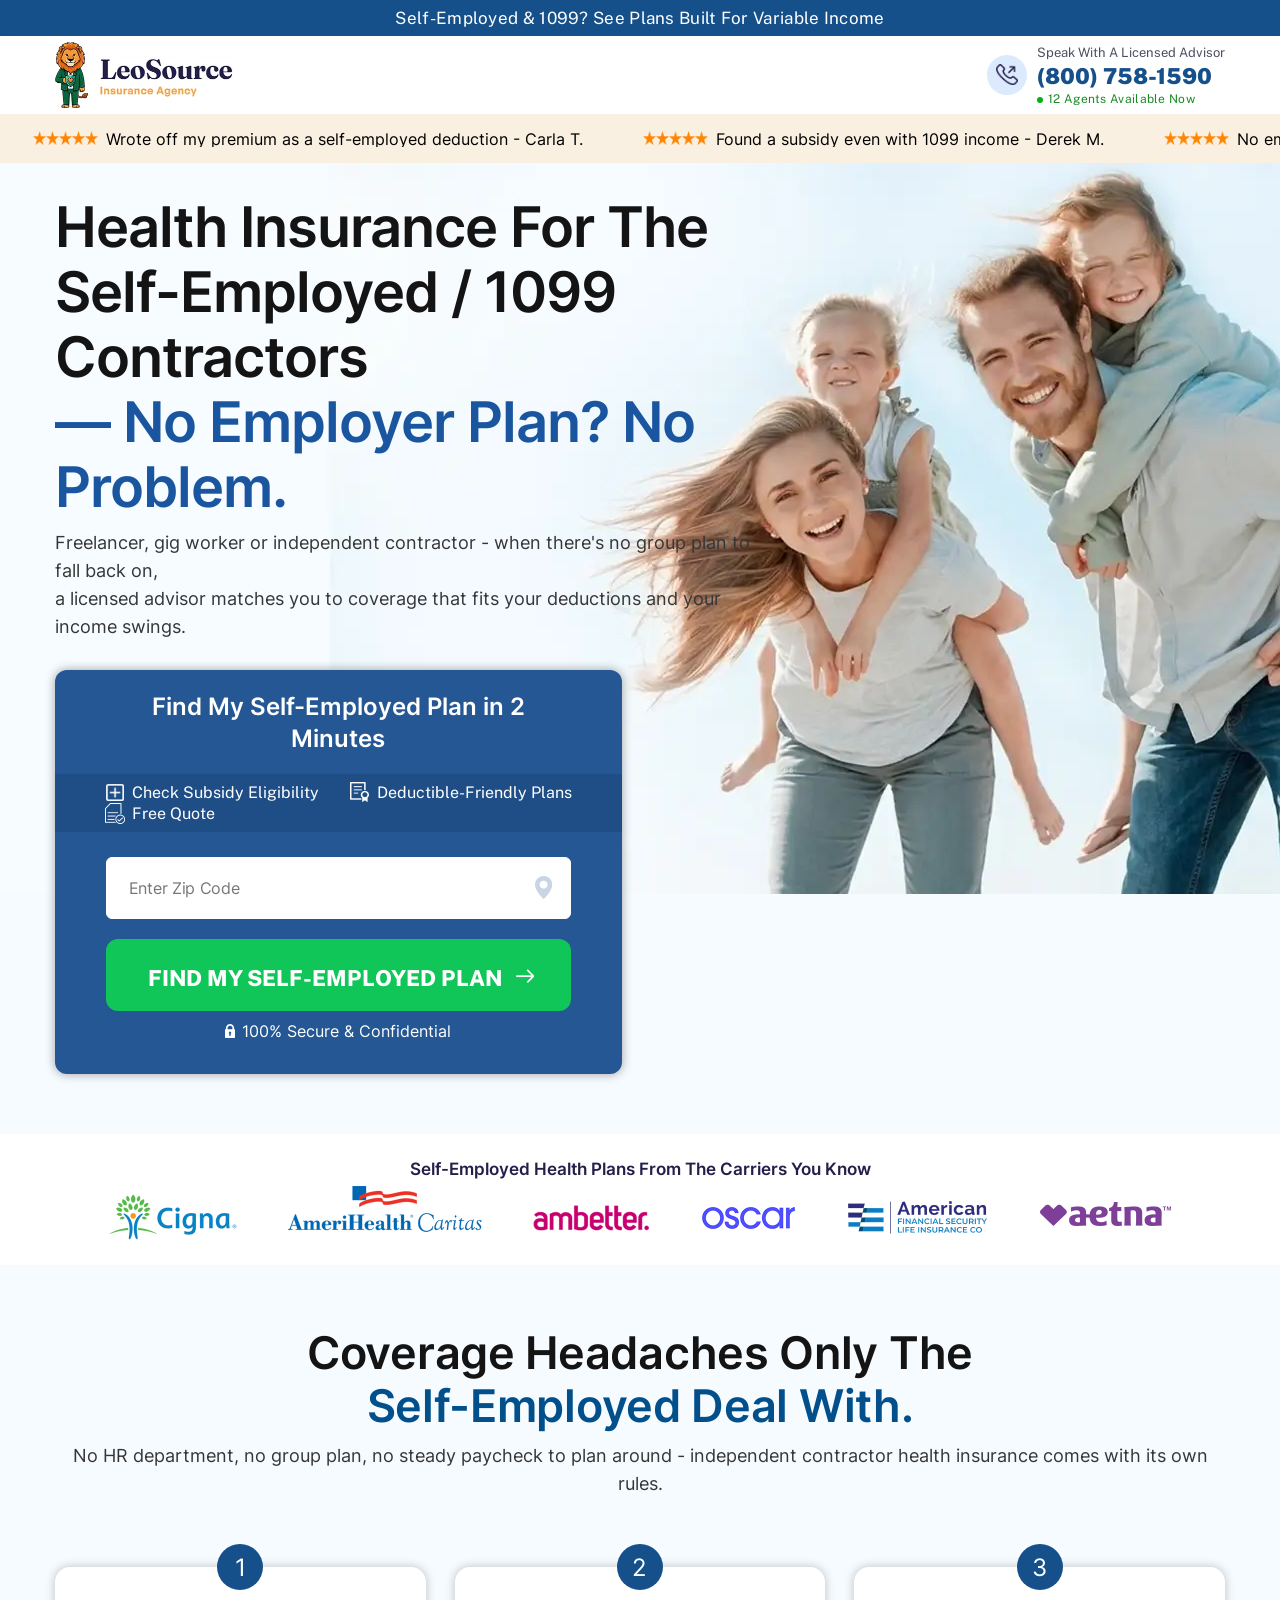
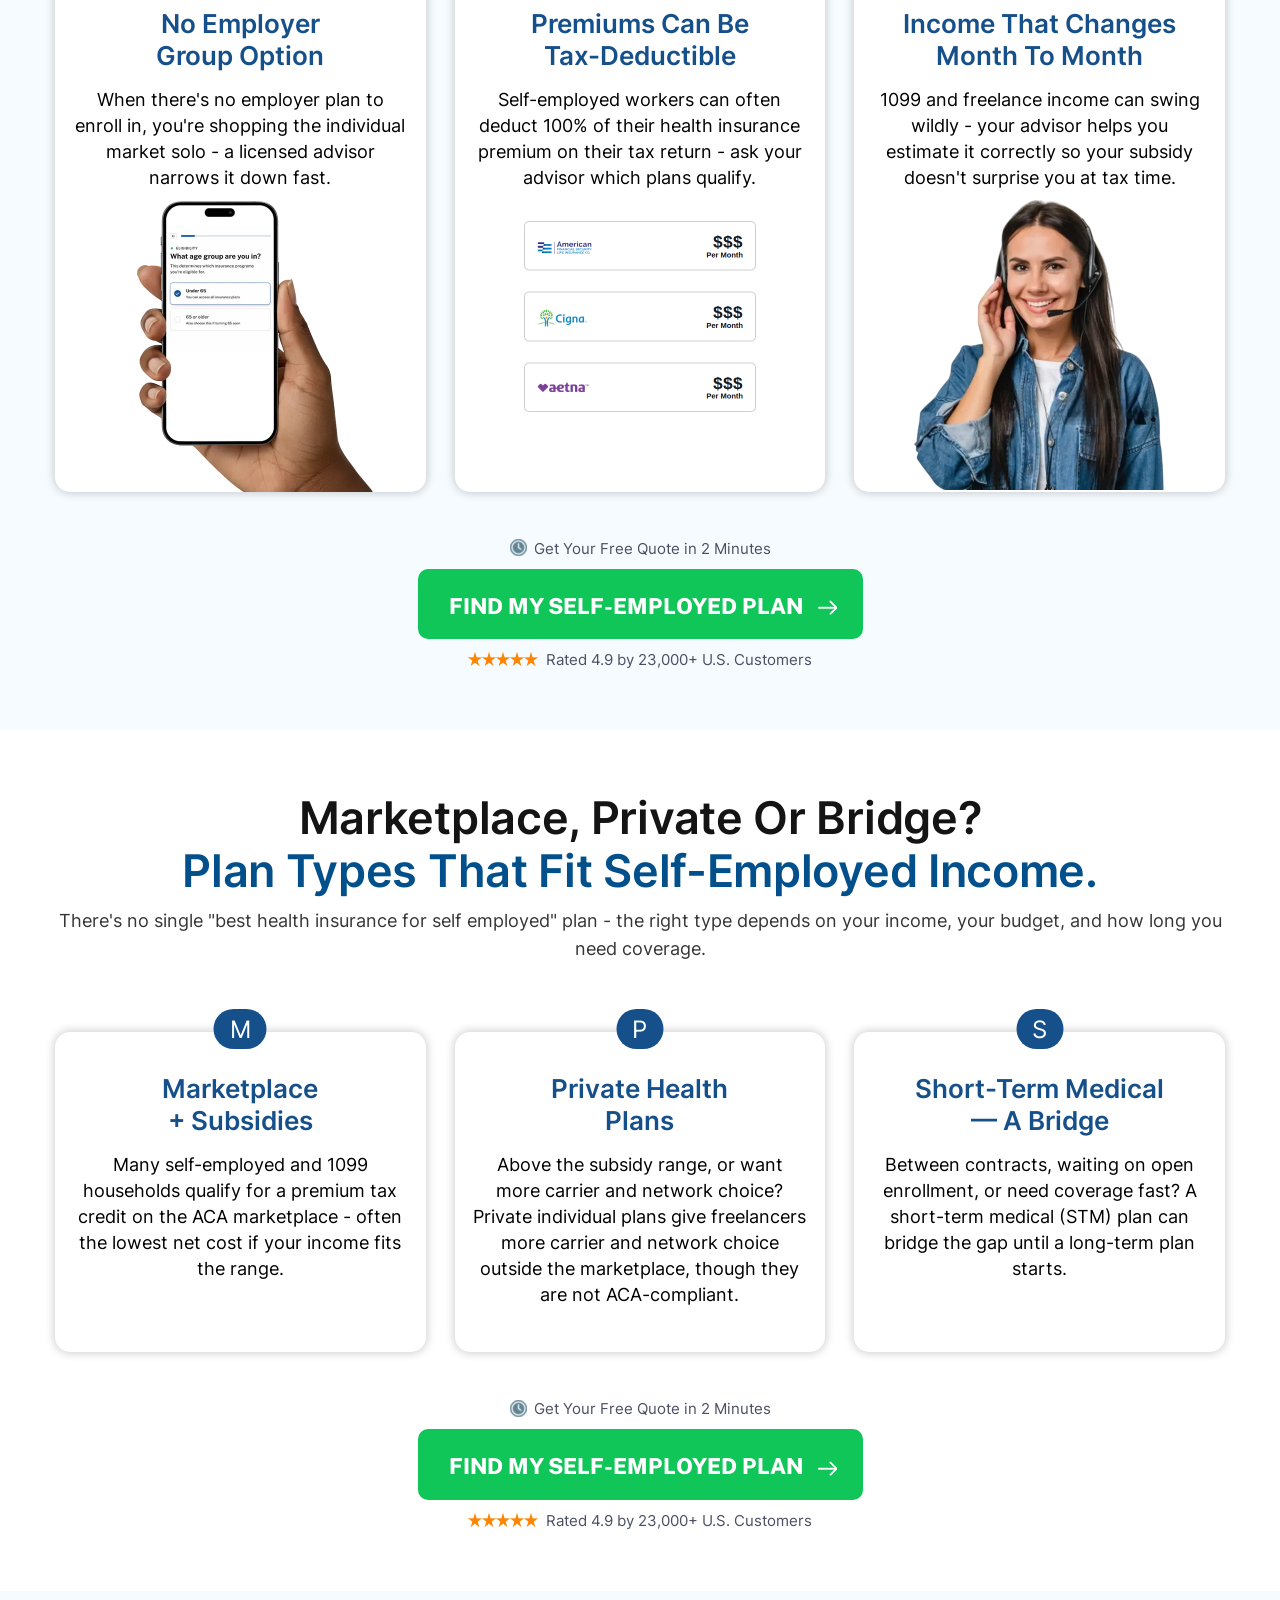
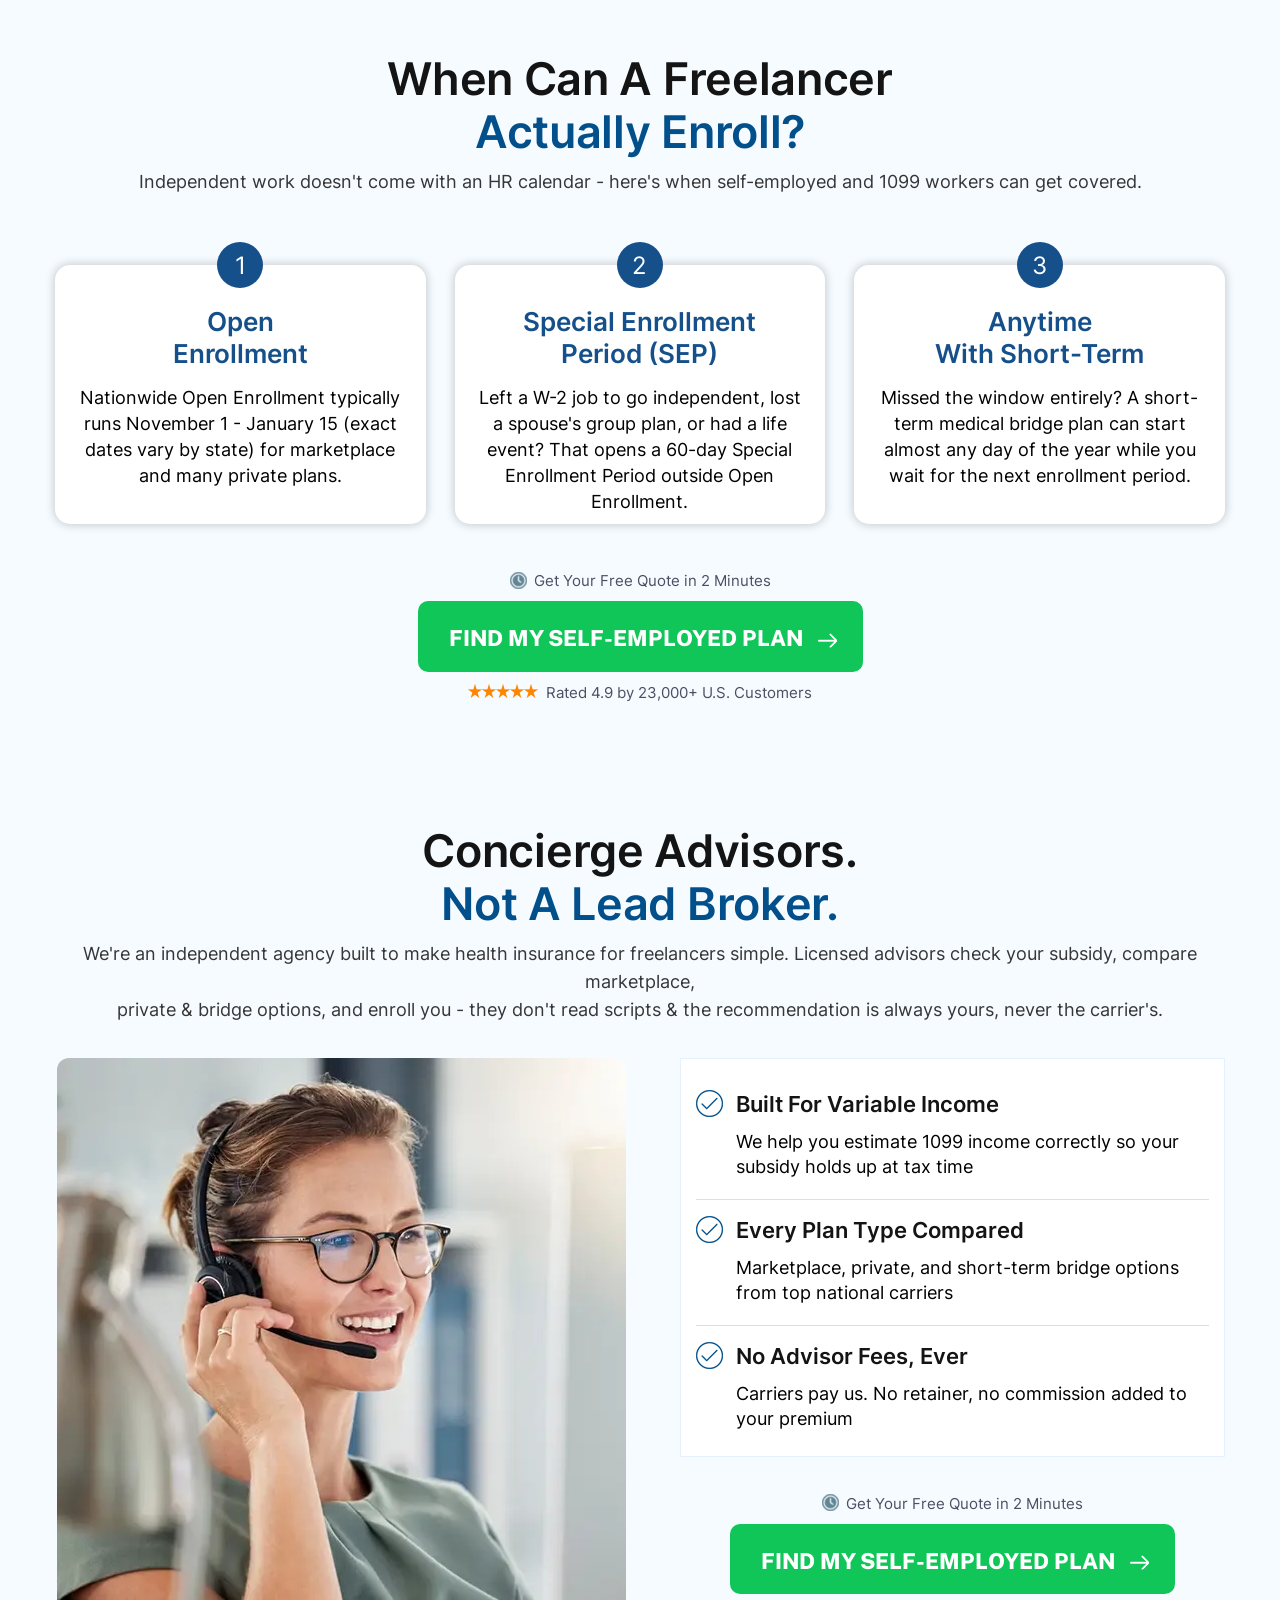
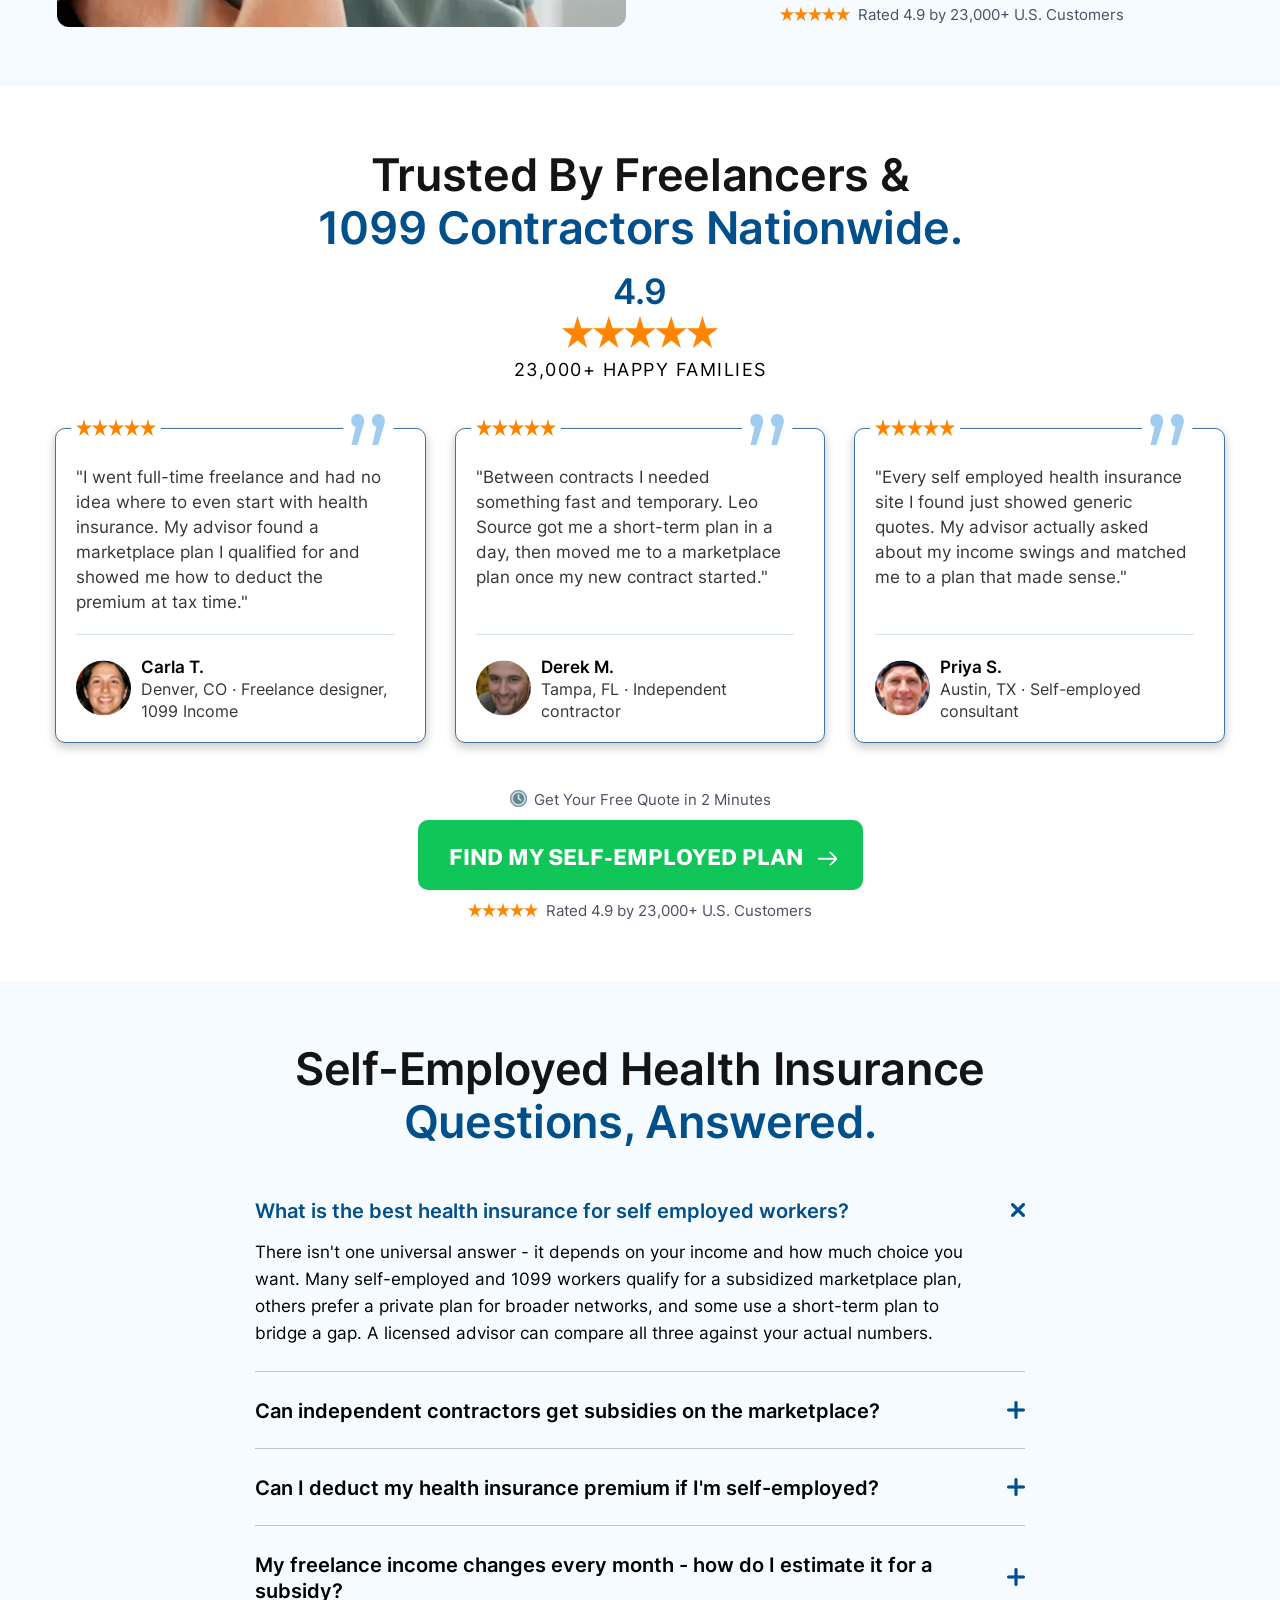
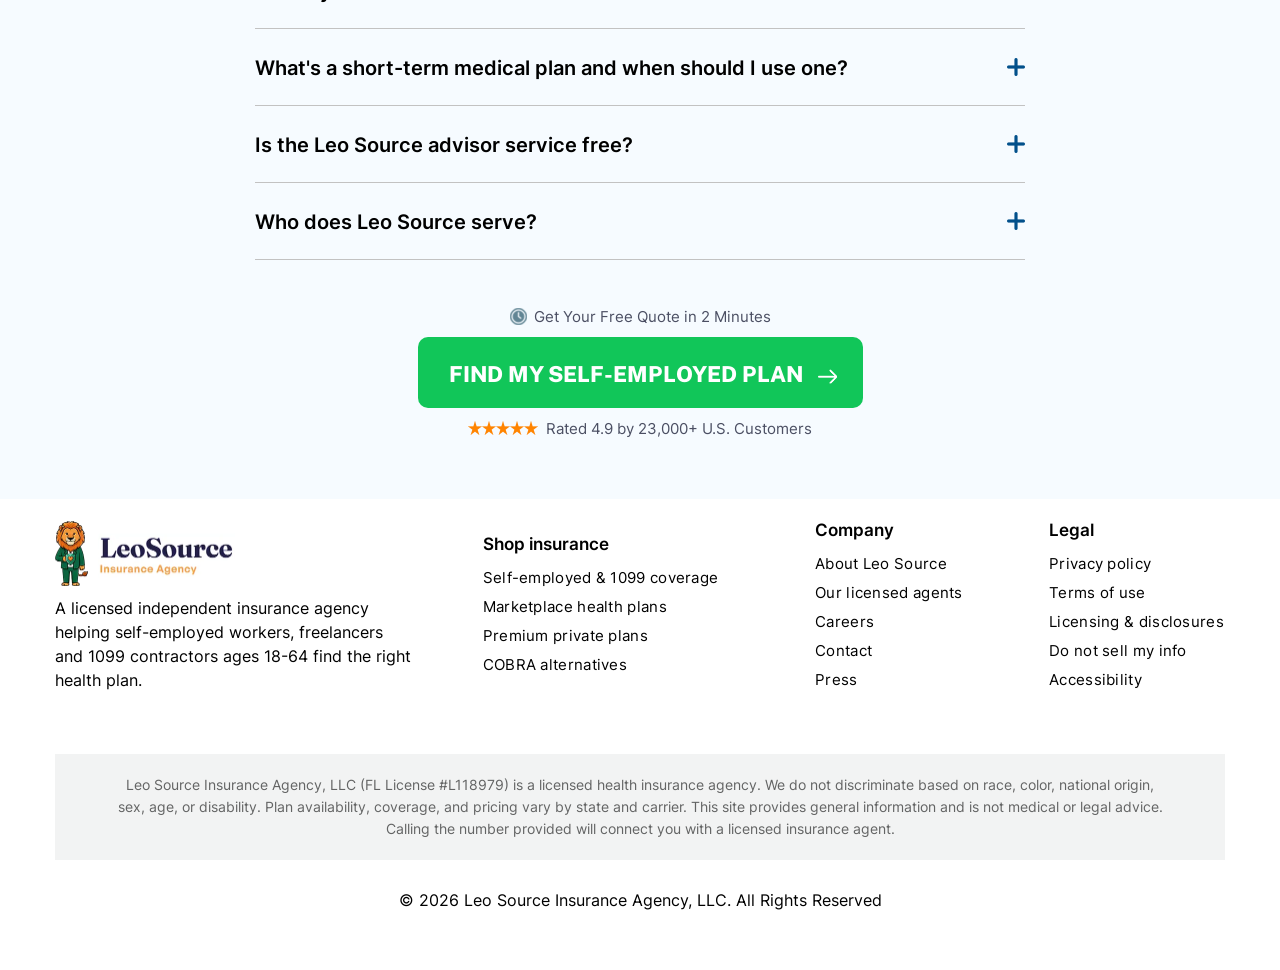
<file: self-employed-health-insurance.html>
<!doctype html>
<html>
<head>
<meta charset="utf-8">
<meta name="viewport" content="width=device-width, initial-scale=1.0">
<link rel="shortcut icon" type="image/x-icon" href="images/favicon.webp">
<title>Health Insurance for the Self-Employed & 1099 Contractors - LeoSource</title>
<meta name="description" content="Best health insurance for self employed workers, freelancers & independent contractors. Compare self employed health insurance plans, check subsidy eligibility, and see deductible-friendly options in minutes.">
<link rel="canonical" href="https://shophealthrates.com/self-employed-health-insurance.html">
<meta name="robots" content="index, follow">

<!------css link---------->
<link rel="stylesheet" type="text/css" href="css/style.css">


<link rel="preload" href="css/Inter-Regular.woff2" as="font" type="font/woff2" crossorigin>
<link rel="preload" href="css/Inter-SemiBold.woff2" as="font" type="font/woff2" crossorigin>
<link rel="preload" href="css/Inter-Bold.woff2" as="font" type="font/woff2" crossorigin>
<link rel="preload" href="css/Inter-ExtraBold.woff2" as="font" type="font/woff2" crossorigin>
<link rel="preload" href="css/PublicSans-Regular.woff2" as="font" type="font/woff2" crossorigin>
<link rel="preload" href="css/PublicSans-Medium.woff2" as="font" type="font/woff2" crossorigin>
<link rel="preload" href="css/PublicSans-ExtraBold.woff2" as="font" type="font/woff2" crossorigin>
<link rel="preload" href="css/PublicSans-Black.woff2" as="font" type="font/woff2" crossorigin>

<!-- ========================== TRACKING CODES — DO NOT MODIFY ========================== -->
<!-- These scripts power paid ad attribution (ClickFlare, Ringba, Clarity).                -->
<!-- Removing or altering them will break conversion tracking and cost real ad dollars.     -->
<!-- If you need to change tracking, update AGENTS.md first and get explicit approval.      -->
<!-- ==================================================================================== -->

<!-- Ringba call tracking tag -->
<script src="//b-js.ringba.com/CA28ed4f20fb83474ba9ae68fe41e6ab78" async></script>

<script type="text/javascript">
    (function(c,l,a,r,i,t,y){
        c[a]=c[a]||function(){(c[a].q=c[a].q||[]).push(arguments)};
        t=l.createElement(r);t.async=1;t.src="https://www.clarity.ms/tag/"+i;
        y=l.getElementsByTagName(r)[0];y.parentNode.insertBefore(t,y);
    })(window, document, "clarity", "script", "x0ifuryqyz");
</script>

<!-- ======================== END TRACKING CODES ======================== -->

<!-- Google tag (gtag.js) -->
<script async src="https://www.googletagmanager.com/gtag/js?id=AW-18140219113"></script>
<script>
  window.dataLayer = window.dataLayer || [];
  function gtag(){dataLayer.push(arguments);}
  gtag('js', new Date());

  gtag('config', 'AW-18140219113');
</script>

<!-- Taboola Pixel Code -->
<script type='text/javascript'>
  window._tfa = window._tfa || [];
  window._tfa.push({notify: 'event', name: 'page_view', id: 2076128});
  !function (t, f, a, x) {
         if (!document.getElementById(x)) {
            t.async = 1;t.src = a;t.id=x;f.parentNode.insertBefore(t, f);
         }
  }(document.createElement('script'),
  document.getElementsByTagName('script')[0],
  '//cdn.taboola.com/libtrc/unip/2076128/tfa.js',
  'tb_tfa_script');
</script>
<!-- End of Taboola Pixel Code -->

</head>

<body>

<!-- ========================== TRACKING CODES — DO NOT MODIFY ========================== -->
<!-- UTM capture, ClickFlare tag, and ClickFlare→Ringba bridge below.                     -->
<!-- Removing or altering them will break conversion tracking and cost real ad dollars.     -->
<!-- ==================================================================================== -->

<!-- Capture UTM/tracking params from ad click into sessionStorage -->
<script>
(function() {
    try {
        if (!sessionStorage.getItem('landing_url')) {
            var params = new URLSearchParams(window.location.search);
            if (params.has('gclid') || params.has('cpid') || params.has('utm_source') || params.has('wbraid') || params.has('gbraid')) {
                sessionStorage.setItem('landing_url', window.location.href);
                params.forEach(function(value, key) {
                    sessionStorage.setItem('utm_' + key, value);
                });
            }
        }
    } catch (_) {} // sessionStorage throws when the browser blocks site data
})();
</script>

<!-- ClickFlare non-redirect tracking script -->
<script>!function(){"use strict";var t="lp_ref",n="cpid",e="lpurl",c="https://leosourceclick.com",r="(?<domain>http(?:s?)://[^/]*)".concat("/cf/click"),a="(?:(?:/(?<cta>[1-9][0-9]*)/?)|(?:/))?",i="^".concat(r).concat(a).concat("(?:$|(\\\\?.*))"),o='javascript:window.clickflare.l="(?<original_link>'.concat(r).concat(a,'("|(\\\\?[^"]*"))).*'),s=function(){return new RegExp(i,"")},u=function(){return new RegExp(o,"")};function l(t){var n=function(t){return t.replace(s(),(function(t){for(var n=[],e=1;e<arguments.length;e++)n[e-1]=arguments[e];var r=n[n.length-1].domain;return t.replace(r,c)}))}(t);return'javascript:window.clickflare.l="'.concat(n,'"; void 0;')}function d(t,n){if(n&&t&&n.apply(document,[t]),/loaded|interactive|complete/.test(document.readyState))for(var e=0,c=document.links.length;e<c;e++)if(s().test(document.links[e].href)){var r=document.links[e];window.clickflare.links_replaced.has(r)||(r.href=l(r.href),window.clickflare.links_replaced.add(r))}}var f,h,m,p;!function(r,a){var i=document.onreadystatechange;window.clickflare||(window.clickflare={listeners:{},customParams:{},links_replaced:new Set,addEventListener:function(t,n){var e=this.listeners[t]||[];e.includes(n)||e.push(n),this.listeners[t]=e},dispatchEvent:function(t,n){n&&(this.customParams[t]=n),(this.listeners[t]||[]).forEach((function(t){return t(n)}))},push:function(t,n){n&&(this.customParams[t]=n),(this.listeners[t]||[]).forEach((function(t){return t(n)}))}},document.onreadystatechange=function(t){return d(t,i)},d(null,i),setTimeout((function(){!function(r,a){var i,o=function(r,a){var i=new URL("".concat(c).concat(r));o=a,s="{",u=s+s,l="_",d=l+l,o.startsWith(u)||o.startsWith(d)||i.searchParams.set(n,a);var o,s,u,l,d;return i.searchParams.append(t,document.referrer),i.searchParams.append(e,location.href),i.searchParams.append("lpt",document.title),i.searchParams.append("t",(new Date).getTime().toString()),i.toString()}(r,a),s=document.createElement("script"),l=document.scripts[0];s.async=1,s.src=o,s.onerror=function(){!function(){for(var t=function(t,n){var e=document.links[t];u().test(decodeURI(e.href))&&setTimeout((function(){e&&e.setAttribute("href",function(t){var n=t.match(u());if(n){var e=(n.groups||{}).original_link;return e?e.slice(0,-1):t}return t}(decodeURI(e.href)))}))},n=0,e=document.links.length;n<e;n++)t(n)}()},null===(i=l.parentNode)||void 0===i||i.insertBefore(s,l)}(r,a)})))}("".concat("/cf/tags","/").concat(new URL(window.location.href).searchParams.get("cftmid")||"6a0fb09a5d264100123b892d"),(m=new URL(window.location.href).searchParams.get(n),f=new RegExp("(^| )".concat("cf_cpid","=([^;]+)")),p=(h=document.cookie.match(f))&&h.pop()||null,m||p||"__CAMPAIGN_ID__"))}();</script>

<!-- Bridge: pass ClickFlare click ID to Ringba -->
<script>
(function() {
  var intervalId = setInterval(function() {
    var cfClickId = (window.clickflare && window.clickflare.tracking_params && window.clickflare.tracking_params.click_id)
      || (document.cookie.match(/(^| )cf_click_id=([^;]+)/) || [])[2]
      || '';
    if (cfClickId) {
      (window._rgba_tags = (window._rgba_tags || [])).push({ type: "User", clickid: cfClickId });
      clearInterval(intervalId);
    }
  }, 500);
  setTimeout(function() { clearInterval(intervalId); }, 15000);
})();
</script>

<!-- ======================== END TRACKING CODES ======================== -->

<!-- TrustedForm -->
<script type="text/javascript">
  (function() {
    var tf = document.createElement('script');
    tf.type = 'text/javascript';
    tf.async = true;
    tf.src = ("https:" == document.location.protocol ? 'https' : 'http') +
      '://api.trustedform.com/trustedform.js?field=xxTrustedFormCertUrl&use_tagged_consent=true&l=' +
      new Date().getTime() + Math.random();
    var s = document.getElementsByTagName('script')[0]; s.parentNode.insertBefore(tf, s);
  })();
</script>
<noscript>
  <img src='https://api.trustedform.com/ns.gif' />
</noscript>
<!-- End TrustedForm -->

<!-------Top-Caption------->
<div class="top_caption">
    <div class="container">
        <p>Self-Employed &amp; 1099? See Plans Built For Variable Income</p>
    </div>
</div>

<!----------Header--------->
<div class="header">
    <div class="container">
		<div class="header_row">
        	<img src="images/logo.webp" alt="logo" class="logo">

            <a href="tel:+18007581590" class="header_right">
                <div class="header_call_icon">
                    <img src="images/call-icn.webp" alt="icon" class="header_call animated tada">
                </div>
                <div class="header_right_content">
                    <p class="header_right_text1">Speak with a Licensed Advisor</p>
                    <p class="header_right_text2">(800) 758-1590</p>
                    <p class="header_right_text3">12 Agents Available Now</p>
                </div>
            </a>

        </div>
    </div>
</div>

<!------Header-Strip------->
<div class="header_strip">
    <div class="header_strip_slider">
        <div class="header_strip_slider_inner">
            <div class="header_strip_slider_box">
                <p class="header_strip_text"><img src="images/star.webp" class="header_strip_icon" alt="icon">Wrote off my premium as a self-employed deduction - Carla T.</p>
                <p class="header_strip_text"><img src="images/star.webp" class="header_strip_icon" alt="icon">Found a subsidy even with 1099 income - Derek M.</p>
                <p class="header_strip_text"><img src="images/star.webp" class="header_strip_icon" alt="icon">No employer, no problem - covered in a day - Priya S.</p>
                <p class="header_strip_text"><img src="images/star.webp" class="header_strip_icon" alt="icon">Bridge plan got me covered between contracts - James W.</p>
                <p class="header_strip_text"><img src="images/star.webp" class="header_strip_icon" alt="icon">Finally a plan that gets freelance income - Megan D.</p>
            </div>
        </div>

        <div class="header_strip_slider_inner">
            <div class="header_strip_slider_box">
                <p class="header_strip_text"><img src="images/star.webp" class="header_strip_icon" alt="icon">Wrote off my premium as a self-employed deduction - Carla T.</p>
                <p class="header_strip_text"><img src="images/star.webp" class="header_strip_icon" alt="icon">Found a subsidy even with 1099 income - Derek M.</p>
                <p class="header_strip_text"><img src="images/star.webp" class="header_strip_icon" alt="icon">No employer, no problem - covered in a day - Priya S.</p>
                <p class="header_strip_text"><img src="images/star.webp" class="header_strip_icon" alt="icon">Bridge plan got me covered between contracts - James W.</p>
                <p class="header_strip_text"><img src="images/star.webp" class="header_strip_icon" alt="icon">Finally a plan that gets freelance income - Megan D.</p>
            </div>
        </div>
    </div>
</div>

<!---------Banner---------->
<div class="banner" id="form">
	<div class="container">
    	<div class="banner_content">
        	<h1 class="banner_heading">Health Insurance For The<br>Self-Employed / 1099 Contractors<br><span>&mdash; No Employer Plan? No Problem.</span></h1>
            <p class="banner_paragraph">Freelancer, gig worker or independent contractor - when there's no group plan to fall back on, <br class="show-desk">a licensed advisor matches you to coverage that fits your deductions and your income swings.</p>
            <div class="banner_form_box">
                <p class="banner_form_box_heading">Find My Self-Employed Plan in 2 Minutes</p>
                <div class="banner_list_box">
                    <ul class="banner_list">
                        <li>
                            <img src="images/bnr-list-icn1.webp" alt="icon">
                            <p>Check Subsidy Eligibility</p>
                        </li>
                        <li>
                            <img src="images/bnr-list-icn2.webp" alt="icon">
                            <p>Deductible-Friendly Plans</p>
                        </li>
                        <li>
                            <img src="images/bnr-list-icn3.webp" alt="icon">
                            <p>Free Quote</p>
                        </li>
                    </ul>
                </div>
                <form action="quiz.html" method="get">
                    <div class="banner_form_box_inner">

                        <div class="form_element">
                            <input type="tel" name="zip" placeholder="Enter Zip Code" maxlength="5"  value="" class="input_field">
                        </div>
                        <div class="form_button_box">
                            <button type="submit" class="form_button">Find My Self-Employed Plan<img src="images/btn-arw.webp" class="form_button_arrow" alt="icon"></button>
                            <p class="secure_text"><img src="images/lock-icn.webp" alt="icon">100% Secure & Confidential</p>
                        </div>

                    </div>
                </form>
            </div>
            <div class="show-mob">
                <a href="tel:+18007581590">
                    <div class="contact_box">
                        <p class="contact_box_heading"><span>For Immediate Assistance</span></p>
                        <div class="contact_deatils_box">
                            <div class="contact_deatils_left">
                                <img src="images/contact-icn.webp" class="contact_icon animated tada" alt="icon">
                            </div>
                            <div class="contact_deatils_right">
                                <p class="contact_deatils_text1">Speak with a Licensed Advisor</p>
                                <p class="contact_deatils_text2">(800) 758-1590</p>
                                <p class="contact_deatils_text3">12 Agents Available Now</p>
                            </div>
                        </div>
                    </div>
                </a>
            	<div class="mobile_banner_image_box">
            		<img src="images/mob-bnr-img.webp" class="mobile_banner_image" alt="image">
                </div>
            </div>
     	</div>
    </div>
</div>

<!-----Banner-Bottom------->
<div class="banner_bottom">
    <div class="container">
    	<h2 class="banner_bottom_heading">Self-Employed Health Plans From The Carriers You Know</h2>
        <ul class="banner_bottom_list">
            <li><a href="quiz.html"><img src="images/bnr-btm-logo1.webp" class="banner_bottom_logo" alt="logo"></a></li>
            <li><a href="quiz.html"><img src="images/bnr-btm-logo2.webp" class="banner_bottom_logo" alt="logo"></a></li>
            <li><a href="quiz.html"><img src="images/bnr-btm-logo3.webp" class="banner_bottom_logo" alt="logo"></a></li>
            <li><a href="quiz.html"><img src="images/bnr-btm-logo4.webp" class="banner_bottom_logo" alt="logo"></a></li>
            <li><a href="quiz.html"><img src="images/bnr-btm-logo5.webp" class="banner_bottom_logo" alt="logo"></a></li>
            <li><a href="quiz.html"><img src="images/bnr-btm-logo6.webp" class="banner_bottom_logo" alt="logo"></a></li>
        </ul>
    </div>
</div>

<!-------Section-1 (Self-Employed Pain Points)--------->
<div class="section1">
    <div class="container">
    	<h2 class="common_heading">Coverage Headaches Only The <br><span>Self-Employed Deal With.</span></h2>
        <p class="common_paragraph">No HR department, no group plan, no steady paycheck to plan around - independent contractor health insurance comes with its own rules.</p>
		<div class="section1_row">
            <div class="section1_column">
            	<p class="section1_column_number">1</p>
                <h3 class="section1_column_heading">No Employer <br>Group Option</h3>
                <p class="section1_column_paragraph">When there's no employer plan to enroll in, you're shopping the individual market solo - a licensed advisor narrows it down fast.</p>
                <a href="quiz.html"><img src="images/s1-col-img1.webp" class="section1_column_image section1_column_image1" alt="image"></a>
            </div>
            <div class="section1_column">
            	<p class="section1_column_number">2</p>
                <h3 class="section1_column_heading">Premiums Can Be <br>Tax-Deductible</h3>
                <p class="section1_column_paragraph">Self-employed workers can often deduct 100% of their health insurance premium on their tax return - ask your advisor which plans qualify.</p>
                <a href="quiz.html"><img src="images/s1-col-img2.png" class="section1_column_image section1_column_image2" alt="image"></a>
            </div>
            <div class="section1_column">
            	<p class="section1_column_number">3</p>
                <h3 class="section1_column_heading">Income That Changes <br>Month To Month</h3>
                <p class="section1_column_paragraph">1099 and freelance income can swing wildly - your advisor helps you estimate it correctly so your subsidy doesn't surprise you at tax time.</p>
               	<a href="quiz.html"><img src="images/s1-col-img3.webp" class="section1_column_image section1_column_image3" alt="image"></a>
            </div>
        </div>
        <div class="clearall"></div>
        <div class="button_box">
        	<p class="button_text1"><img src="images/timer-icon.webp" class="button_text1_icon" alt="icon">Get Your Free Quote in 2 Minutes</p>
            <a href="javascript:bookmarkscroll.scrollTo('form')" class="common_button">Find My Self-Employed Plan<img src="images/btn-arw.webp" class="button_arrow" alt="icon"></a>
            <p class="button_text2"><img src="images/btn-star.webp" class="button_text2_icon" alt="icon">Rated 4.9 by 23,000+ U.S. Customers</p>
        </div>
    </div>
</div>

<!-------Section-Plan Types--------->
<div class="section2">
    <div class="container">
    	<h2 class="common_heading">Marketplace, Private Or Bridge? <br><span>Plan Types That Fit Self-Employed Income.</span></h2>
        <p class="common_paragraph">There's no single "best health insurance for self employed" plan - the right type depends on your income, your budget, and how long you need coverage.</p>
		<div class="section1_row">
            <div class="section1_column" style="padding-bottom:35px;">
            	<p class="section1_column_number">M</p>
                <h3 class="section1_column_heading">Marketplace <br>+ Subsidies</h3>
                <p class="section1_column_paragraph">Many self-employed and 1099 households qualify for a premium tax credit on the ACA marketplace - often the lowest net cost if your income fits the range.</p>
            </div>
            <div class="section1_column" style="padding-bottom:35px;">
            	<p class="section1_column_number">P</p>
                <h3 class="section1_column_heading">Private Health <br>Plans</h3>
                <p class="section1_column_paragraph">Above the subsidy range, or want more carrier and network choice? Private individual plans give freelancers more carrier and network choice outside the marketplace, though they are not ACA-compliant.</p>
            </div>
            <div class="section1_column" style="padding-bottom:35px;">
            	<p class="section1_column_number">S</p>
                <h3 class="section1_column_heading">Short-Term Medical <br>&mdash; A Bridge</h3>
                <p class="section1_column_paragraph">Between contracts, waiting on open enrollment, or need coverage fast? A short-term medical (STM) plan can bridge the gap until a long-term plan starts.</p>
            </div>
        </div>
        <div class="clearall"></div>
        <div class="button_box">
        	<p class="button_text1"><img src="images/timer-icon.webp" class="button_text1_icon" alt="icon">Get Your Free Quote in 2 Minutes</p>
            <a href="javascript:bookmarkscroll.scrollTo('form')" class="common_button">Find My Self-Employed Plan<img src="images/btn-arw.webp" class="button_arrow" alt="icon"></a>
            <p class="button_text2"><img src="images/btn-star.webp" class="button_text2_icon" alt="icon">Rated 4.9 by 23,000+ U.S. Customers</p>
        </div>
    </div>
</div>

<!-------Section-Enrollment Windows--------->
<div class="section1">
    <div class="container">
    	<h2 class="common_heading">When Can A Freelancer <br><span>Actually Enroll?</span></h2>
        <p class="common_paragraph">Independent work doesn't come with an HR calendar - here's when self-employed and 1099 workers can get covered.</p>
		<div class="section1_row">
            <div class="section1_column">
            	<p class="section1_column_number">1</p>
                <h3 class="section1_column_heading">Open <br>Enrollment</h3>
                <p class="section1_column_paragraph">Nationwide Open Enrollment typically runs November 1 - January 15 (exact dates vary by state) for marketplace and many private plans.</p>
            </div>
            <div class="section1_column">
            	<p class="section1_column_number">2</p>
                <h3 class="section1_column_heading">Special Enrollment <br>Period (SEP)</h3>
                <p class="section1_column_paragraph">Left a W-2 job to go independent, lost a spouse's group plan, or had a life event? That opens a 60-day Special Enrollment Period outside Open Enrollment.</p>
            </div>
            <div class="section1_column">
            	<p class="section1_column_number">3</p>
                <h3 class="section1_column_heading">Anytime <br>With Short-Term</h3>
                <p class="section1_column_paragraph">Missed the window entirely? A short-term medical bridge plan can start almost any day of the year while you wait for the next enrollment period.</p>
            </div>
        </div>
        <div class="clearall"></div>
        <div class="button_box">
        	<p class="button_text1"><img src="images/timer-icon.webp" class="button_text1_icon" alt="icon">Get Your Free Quote in 2 Minutes</p>
            <a href="javascript:bookmarkscroll.scrollTo('form')" class="common_button">Find My Self-Employed Plan<img src="images/btn-arw.webp" class="button_arrow" alt="icon"></a>
            <p class="button_text2"><img src="images/btn-star.webp" class="button_text2_icon" alt="icon">Rated 4.9 by 23,000+ U.S. Customers</p>
        </div>
    </div>
</div>

<!-------Section-3--------->
<div class="section3">
    <div class="container">
    	<h2 class="common_heading">Concierge Advisors. <br><span>Not A Lead Broker.</span></h2>
        <p class="common_paragraph">We're an independent agency built to make health insurance for freelancers simple. Licensed advisors check your subsidy, compare marketplace, <br class="show-desk">private & bridge options, and enroll you - they don't read scripts & the recommendation is always yours, never the carrier's.</p>
		<div class="section3_content">
        	<div class="section3_content_left hide-mob">
            	<img src="images/s3-img.webp" class="section3_image" alt="image">
            </div>
        	<div class="section3_content_right">
            	<div class="show-mob">
                    <div class="section3_image_box">
                        <img src="images/s3-img-mob.webp" class="mobile_section3_image" alt="image">
                    </div>
                </div>
            	<div class="section3_list_box">
                    <ul class="section3_list">
                        <li>
                            <h3 class="section3_list_heading">Built For Variable Income</h3>
                            <p class="section3_list_paragraph">We help you estimate 1099 income correctly so your subsidy holds up at tax time</p>
                        </li>
                        <li>
                            <h3 class="section3_list_heading">Every Plan Type Compared</h3>
                            <p class="section3_list_paragraph">Marketplace, private, and short-term bridge options from top national carriers</p>
                        </li>
                        <li>
                            <h3 class="section3_list_heading">No Advisor Fees, Ever</h3>
                            <p class="section3_list_paragraph">Carriers pay us. No retainer, no commission added to your premium</p>
                        </li>
                    </ul>
                </div>
                <div class="clearall"></div>
                <div class="button_box">
                    <p class="button_text1"><img src="images/timer-icon.webp" class="button_text1_icon" alt="icon">Get Your Free Quote in 2 Minutes</p>
                    <a href="javascript:bookmarkscroll.scrollTo('form')" class="common_button">Find My Self-Employed Plan<img src="images/btn-arw.webp" class="button_arrow" alt="icon"></a>
                    <p class="button_text2"><img src="images/btn-star.webp" class="button_text2_icon" alt="icon">Rated 4.9 by 23,000+ U.S. Customers</p>
                </div>
        	</div>
    	</div>
    </div>
</div>

<!-------Section-4--------->
<div class="section4">
    <div class="container">
    	<h2 class="common_heading">Trusted By Freelancers &amp; <br><span>1099 Contractors Nationwide.</span></h2>
		<div class="rating_box">
        	<p class="rating_text1">4.9</p>
            <img src="images/star.webp" class="rating_star" alt="icon">
        	<p class="rating_text2">23,000+ Happy Families</p>
        </div>

        <div class="testimonial_row">
        	<div class="testimonial_column">
            	<div class="testimonial_star_box">
                	<img src="images/star.webp" class="testimonial_star" alt="icon">
                </div>
                <img src="images/quote.webp" class="testimonial_quote" alt="icon">
                <p class="testimonial_column_paragraph">"I went full-time freelance and had no idea where to even start with health insurance. My advisor found a marketplace plan I qualified for and showed me how to deduct the premium at tax time."</p>
                <div class="testimonial_user_details">
                	<img src="images/testi-user-img1.webp" class="testimonial_user_image" alt="image">
                	<p class="testimonial_user_name"><span>Carla T.</span><br>Denver, CO &middot; Freelance designer, <br>1099 Income</p>
                </div>
            </div>
            <div class="testimonial_column">
                <div class="testimonial_star_box">
                	<img src="images/star.webp" class="testimonial_star" alt="icon">
                </div>
                <img src="images/quote.webp" class="testimonial_quote" alt="icon">
                <p class="testimonial_column_paragraph">"Between contracts I needed something fast and temporary. Leo Source got me a short-term plan in a day, then moved me to a marketplace plan once my new contract started."</p>
                <div class="testimonial_user_details">
                	<img src="images/testi-user-img2.webp" class="testimonial_user_image" alt="image">
                	<p class="testimonial_user_name"><span>Derek M.</span><br>Tampa, FL &middot; Independent contractor</p>
                </div>
            </div>
            <div class="testimonial_column">
                <div class="testimonial_star_box">
                	<img src="images/star.webp" class="testimonial_star" alt="icon">
                </div>
                <img src="images/quote.webp" class="testimonial_quote" alt="icon">
                <p class="testimonial_column_paragraph">"Every self employed health insurance site I found just showed generic quotes. My advisor actually asked about my income swings and matched me to a plan that made sense."</p>
                <div class="testimonial_user_details">
                	<img src="images/testi-user-img3.webp" class="testimonial_user_image" alt="image">
                	<p class="testimonial_user_name"><span>Priya S.</span><br>Austin, TX &middot; Self-employed consultant</p>
                </div>
            </div>
		</div>
        <div class="clearall"></div>
        <div class="button_box">
        	<p class="button_text1"><img src="images/timer-icon.webp" class="button_text1_icon" alt="icon">Get Your Free Quote in 2 Minutes</p>
            <a href="javascript:bookmarkscroll.scrollTo('form')" class="common_button">Find My Self-Employed Plan<img src="images/btn-arw.webp" class="button_arrow" alt="icon"></a>
            <p class="button_text2"><img src="images/btn-star.webp" class="button_text2_icon" alt="icon">Rated 4.9 by 23,000+ U.S. Customers</p>
        </div>
    </div>
</div>

<!-------Section-5--------->
<div class="section5">
    <div class="container">
    	<h2 class="common_heading">Self-Employed Health Insurance <br><span>Questions, Answered.</span></h2>
        <div class="faq-box">
            <div class="faq-row">
                <h3 class="accordion acdn-heading accordion-open">What is the best health insurance for self employed workers?</h3>
                <div class="acdn-content">
                    <p class="acdn-para">There isn't one universal answer - it depends on your income and how much choice you want. Many self-employed and 1099 workers qualify for a subsidized marketplace plan, others prefer a private plan for broader networks, and some use a short-term plan to bridge a gap. A licensed advisor can compare all three against your actual numbers.</p>
                </div>
            </div>

            <div class="faq-row">
                <h3 class="accordion acdn-heading">Can independent contractors get subsidies on the marketplace?</h3>
                <div class="acdn-content" style="display: none;">
                    <p class="acdn-para">Yes. Independent contractor health insurance is eligible for the same premium tax credit as any other individual market shopper - eligibility is based on your estimated household income, not how that income is earned.</p>
                </div>
            </div>

            <div class="faq-row">
                <h3 class="accordion acdn-heading">Can I deduct my health insurance premium if I'm self-employed?</h3>
                <div class="acdn-content" style="display: none;">
                    <p class="acdn-para">Many self-employed people can deduct 100% of their health insurance premium as an above-the-line tax deduction, which can also affect your marketplace subsidy calculation. Rules depend on your specific situation, so confirm the details with a tax professional.</p>
                </div>
            </div>

            <div class="faq-row">
                <h3 class="accordion acdn-heading">My freelance income changes every month - how do I estimate it for a subsidy?</h3>
                <div class="acdn-content" style="display: none;">
                    <p class="acdn-para">You'll estimate your expected annual income for the coverage year; the marketplace reconciles it against your actual income at tax time. A licensed advisor can help you build a realistic estimate so you're not surprised by a repayment or an underused credit later.</p>
                </div>
            </div>

            <div class="faq-row">
                <h3 class="accordion acdn-heading">What's a short-term medical plan and when should I use one?</h3>
                <div class="acdn-content" style="display: none;">
                    <p class="acdn-para">Short-term medical (STM) plans offer temporary coverage that can start almost any day, making them a useful bridge between contracts, jobs, or enrollment windows. They're not ACA-compliant and don't cover pre-existing conditions the way marketplace plans do, so they're best as a stopgap, not a long-term plan.</p>
                </div>
            </div>

            <div class="faq-row">
                <h3 class="accordion acdn-heading">Is the Leo Source advisor service free?</h3>
                <div class="acdn-content" style="display: none;">
                    <p class="acdn-para">Yes. Our concierge advisors are compensated directly by carriers - there's no separate fee, retainer, or commission added to your premium, subsidized or not.</p>
                </div>
            </div>

            <div class="faq-row">
                <h3 class="accordion acdn-heading">Who does Leo Source serve?</h3>
                <div class="acdn-content" style="display: none;">
                    <p class="acdn-para">Leo Source focuses exclusively on Americans <strong>ages 18-64,</strong> including the self-employed, freelancers and 1099 contractors, helping them find the right health plan for their income and budget.</p>
                </div>
            </div>
        </div>
        <div class="clearall"></div>
        <div class="button_box">
        	<p class="button_text1"><img src="images/timer-icon.webp" class="button_text1_icon" alt="icon">Get Your Free Quote in 2 Minutes</p>
            <a href="javascript:bookmarkscroll.scrollTo('form')" class="common_button">Find My Self-Employed Plan<img src="images/btn-arw.webp" class="button_arrow" alt="icon"></a>
            <p class="button_text2"><img src="images/btn-star.webp" class="button_text2_icon" alt="icon">Rated 4.9 by 23,000+ U.S. Customers</p>
        </div>
    </div>
</div>

<!---------Footer---------->
<div class="footer">
    <div class="container">
        <div class="footer_links_inner">
            <div class="footer_links_column footer_links_column1">
                <a href="#"><img src="images/logo.webp" class="footer_logo"  alt="logo"></a>
                <p class="footer_links_text">A licensed independent insurance agency helping self-employed workers, freelancers and 1099 contractors ages 18-64 find the right health plan.</p>

            </div>

            <div class="footer_links_column footer_links_column2">
                <p class="footer_links_heading">Shop insurance</p>
                <ul class="footer_links_list">
                    <li><a href="quiz.html">Self-employed & 1099 coverage</a></li>
                    <li><a href="quiz.html">Marketplace health plans</a></li>
                    <li><a href="quiz.html">Premium private plans</a></li>
                    <li><a href="quiz.html">COBRA alternatives</a></li>
                </ul>
            </div>

            <div class="footer_links_column footer_links_column3">
                <p class="footer_links_heading">Company</p>
                <ul class="footer_links_list">
                    <li><a href="#">About Leo Source</a></li>
                    <li><a href="#">Our licensed agents</a></li>
                    <li><a href="#">Careers</a></li>
                    <li><a href="#">Contact</a></li>
                    <li><a href="#">Press</a></li>
                </ul>
            </div>

            <div class="footer_links_column footer_links_column4">
                <p class="footer_links_heading">Legal</p>
                <ul class="footer_links_list">
                    <li><a href="privacy.html" target="_blank">Privacy policy</a></li>
                    <li><a href="term.html" target="_blank">Terms of use</a></li>
                    <li><a href="#">Licensing & disclosures</a></li>
                    <li><a href="#">Do not sell my info</a></li>
                    <li><a href="#">Accessibility</a></li>
                </ul>
            </div>
        </div>

        <div class="footer_note_box">
        	<p>Leo Source Insurance Agency, LLC (FL License #L118979) is a licensed health insurance agency. We do not discriminate based on race, color, national origin,
sex, age, or disability. Plan availability, coverage, and pricing vary by state and carrier. This site provides general information and is not medical or legal advice. Calling the number provided will connect you with a licensed insurance agent.</p>
        </div>
       <p class="footer_text">&copy; <script type="text/javascript">var year = new Date();document.write(year.getFullYear());</script> Leo Source Insurance Agency, LLC. <br class="show-mob">All Rights Reserved</p>
    </div>
</div>

<!---------Script---------->
<script type="text/javascript" src="js/jquery-3.6.0.min.js"></script>
<script type="text/javascript" src="js/bookmarkscroll.js"></script>
<script type="text/javascript">

$(document).ready(function(e){

	//accordion JS
	$(".accordion").click(function() {

		var questionDiv = $(this);
		var answerDiv   = $(this).next('.acdn-content');
		var idx = $('.acdn-content').index(answerDiv);

		$('.acdn-content').each(function(index, ansDiv) {
            if(index != idx && $(ansDiv).is(':visible')) {
				$(ansDiv).slideUp(500, function() {
					$(ansDiv).prev('.accordion').removeClass('accordion-open');
				});
			}
        });

		if (answerDiv.is(':visible')) {
			answerDiv.stop().slideUp(500, function() {
				questionDiv.removeClass('accordion-open');
			});
		} else {
		  questionDiv.addClass('accordion-open');
		  answerDiv.stop().slideDown(500);
		}
	});
});

</script>

<!-- ========================== TRACKING CODES — DO NOT MODIFY ========================== -->
<!-- Connect Streams module (commented out on this page — see note). Do not remove.        -->
<!-- ==================================================================================== -->

<!-- Connect Streams Module — COMMENTED OUT: requires a phone number to render.
     The lightbox is a callback widget (rings the user's phone), so it only works
     on post-form pages where we have the lead's number. To enable here, build a
     custom click-to-call popup instead.

<div class="g3cm_holder" data-module="1966" data-showoninit="false" data-conversionid="" data-destination="" data-destinationext="" data-followup="" style="display:none;">Thank you for your inquiry. A representative will be in contact with you shortly.</div>

<script type="text/javascript">
window.g3cm = window.g3cm || function () { (g3cm.q = g3cm.q || []).push(arguments) };
g3cm('loadjquery', 'false');
g3cm('send', 'init');

(function() {
    var shown = sessionStorage.getItem('cs_shown');
    if (shown) return;

    function showPopup() {
        if (sessionStorage.getItem('cs_shown')) return;
        sessionStorage.setItem('cs_shown', '1');
        g3cm('show');
    }

    setTimeout(showPopup, 10000);

    document.documentElement.addEventListener('mouseleave', function(e) {
        if (e.clientY <= 0) showPopup();
    });
})();
</script>
<script src="https://api.connectstreams.com/js/connectme-v3.min.js" async="async"></script>
-->

<!-- ======================== END TRACKING CODES ======================== -->

<!-- Carry ad-click params (gclid/campaignid/keyword/etc.) forward into quiz.html.
     The zip form (method=get) and the CTA links otherwise navigate to a bare
     quiz.html, so the ClickFlare tag re-fires on the quiz with no ad params and the
     lead conversion loses keyword/campaign/gclid. We read the original landing URL
     captured in sessionStorage and (a) inject hidden inputs into the quiz form and
     (b) append the params to every quiz.html link. Does NOT touch tracking blocks. -->
<script>
(function () {
    try {
        var landing = sessionStorage.getItem('landing_url');
        var src = new URLSearchParams(landing ? new URL(landing).search : window.location.search);
        var KEEP = ['gclid','wbraid','gbraid','cpid','campaignid','adgroupid','creative','keyword',
                    'matchtype','network','placement','targetid','loc_physical_ms','loc_interest_ms',
                    'gad_source','gad_campaignid','utm_source','utm_medium','utm_campaign','utm_term','utm_content'];
        var carry = new URLSearchParams();
        KEEP.forEach(function (k) { var v = src.get(k); if (v) carry.set(k, v); });
        if (carry.toString() === '') return; // nothing to carry (organic/direct)
        // (a) zip form (GET): hidden inputs become query params on submit
        document.querySelectorAll('form[action^="quiz.html"]').forEach(function (f) {
            carry.forEach(function (v, k) {
                if (f.querySelector('input[name="' + k + '"]')) return;
                var inp = document.createElement('input');
                inp.type = 'hidden'; inp.name = k; inp.value = v;
                f.appendChild(inp);
            });
        });
        // (b) CTA links to quiz.html
        document.querySelectorAll('a[href^="quiz.html"]').forEach(function (a) {
            var href = a.getAttribute('href') || 'quiz.html';
            var qi = href.indexOf('?');
            var base = qi > -1 ? href.slice(0, qi) : href;
            var merged = new URLSearchParams(qi > -1 ? href.slice(qi + 1) : '');
            carry.forEach(function (v, k) { if (!merged.has(k)) merged.set(k, v); });
            a.setAttribute('href', base + '?' + merged.toString());
        });
    } catch (_) {}
})();
</script>
</body>
</html>
</file>
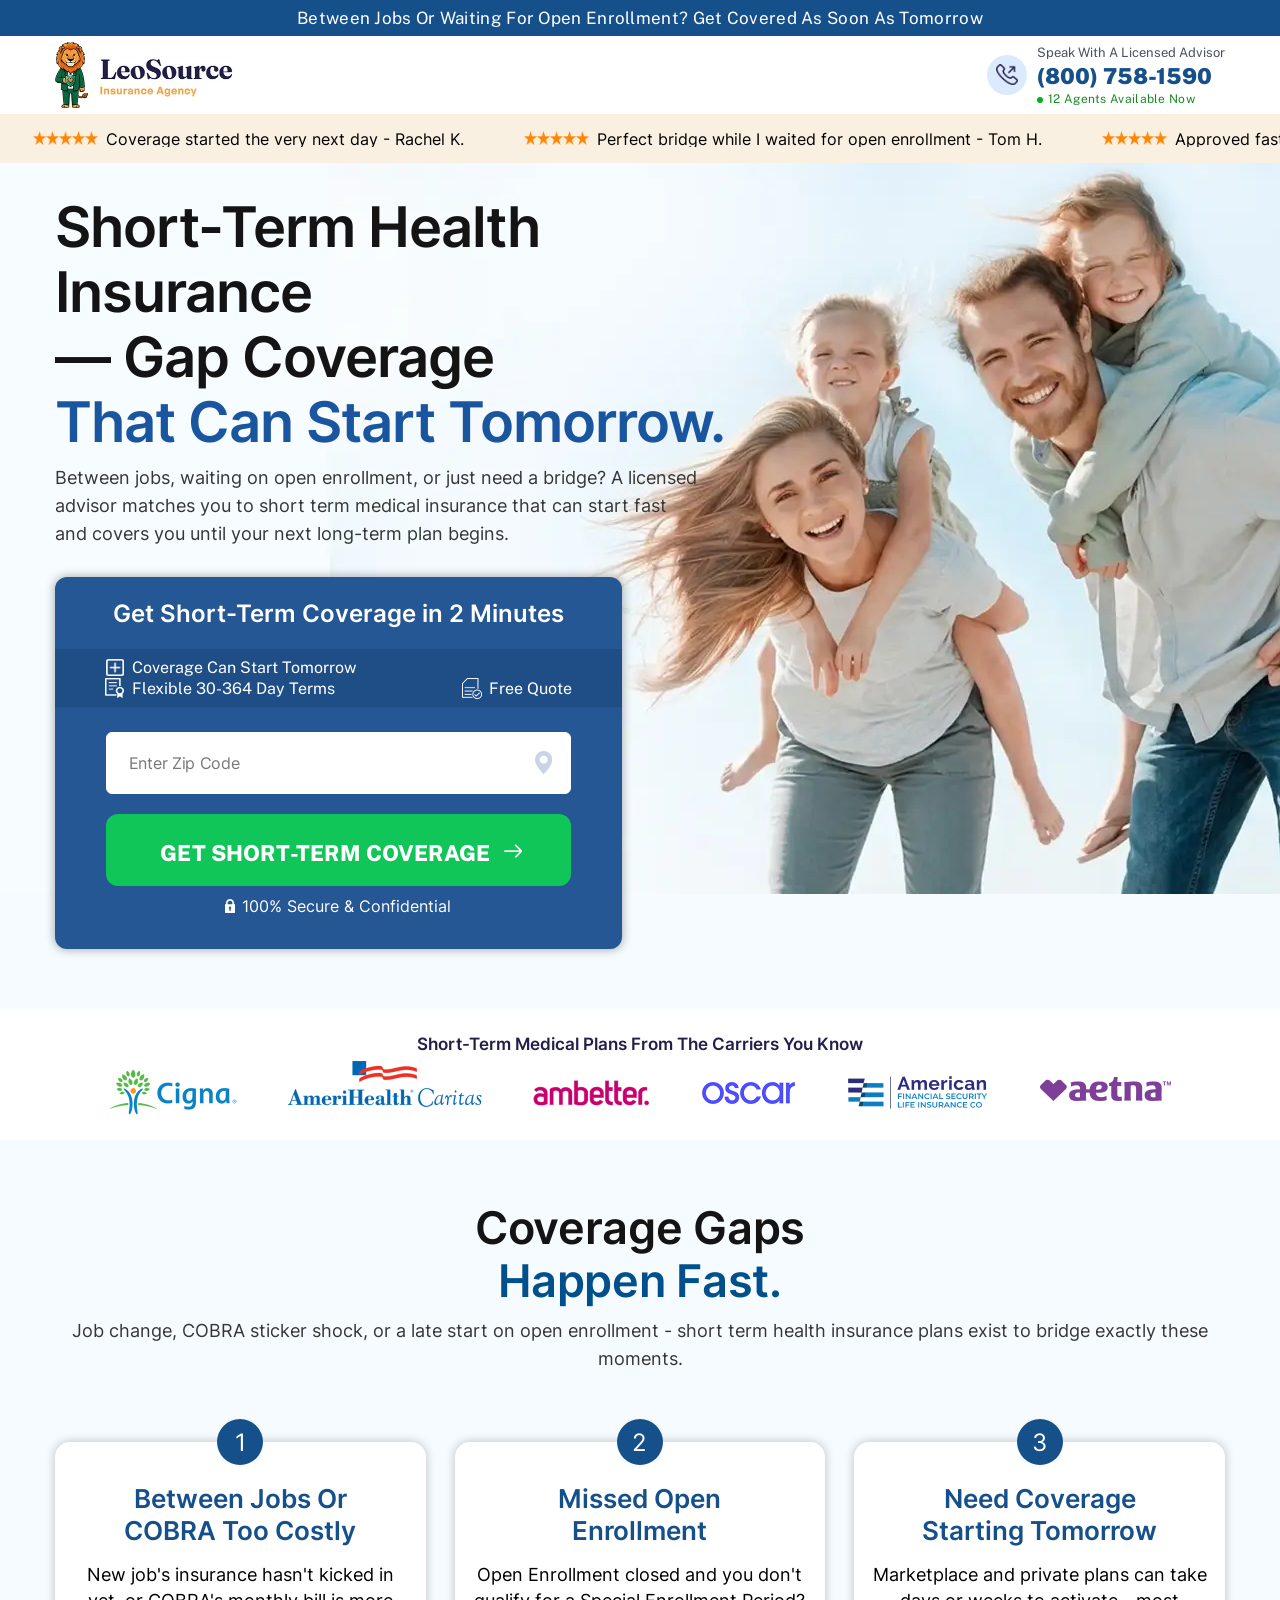
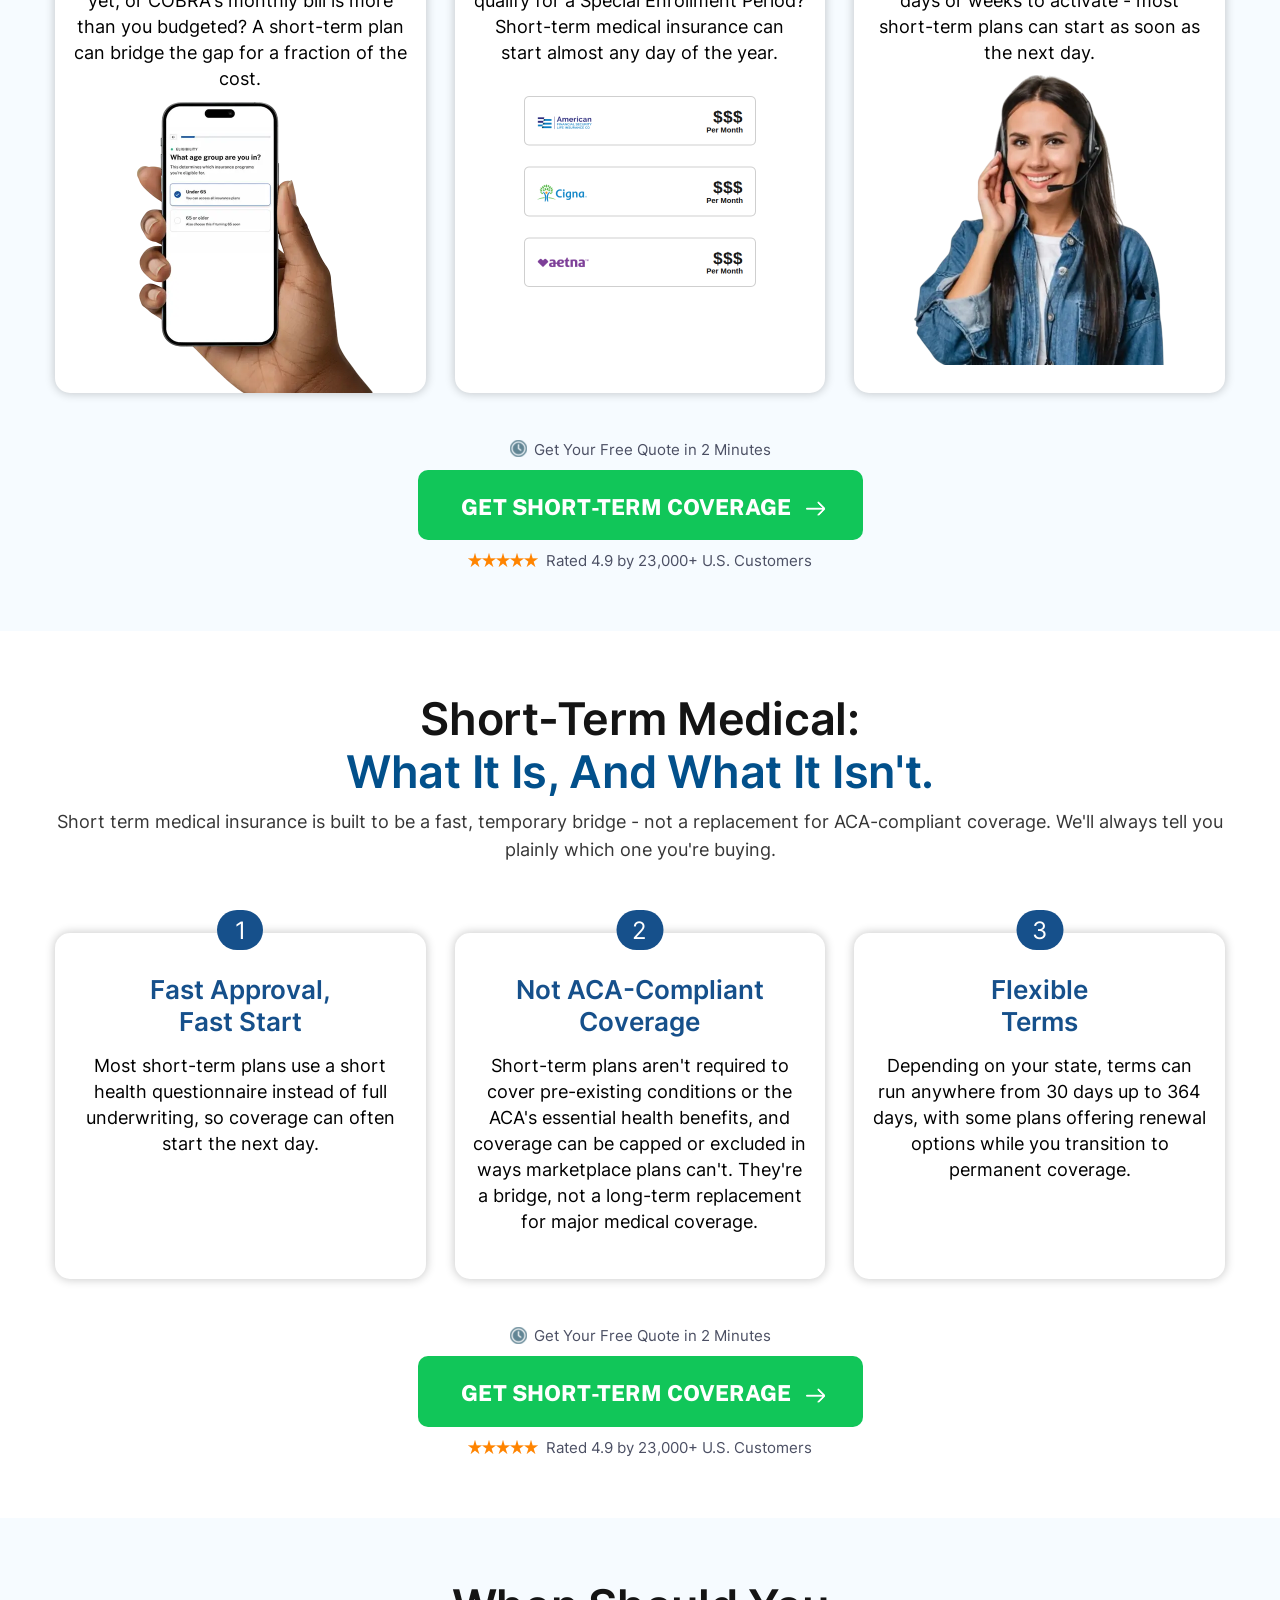
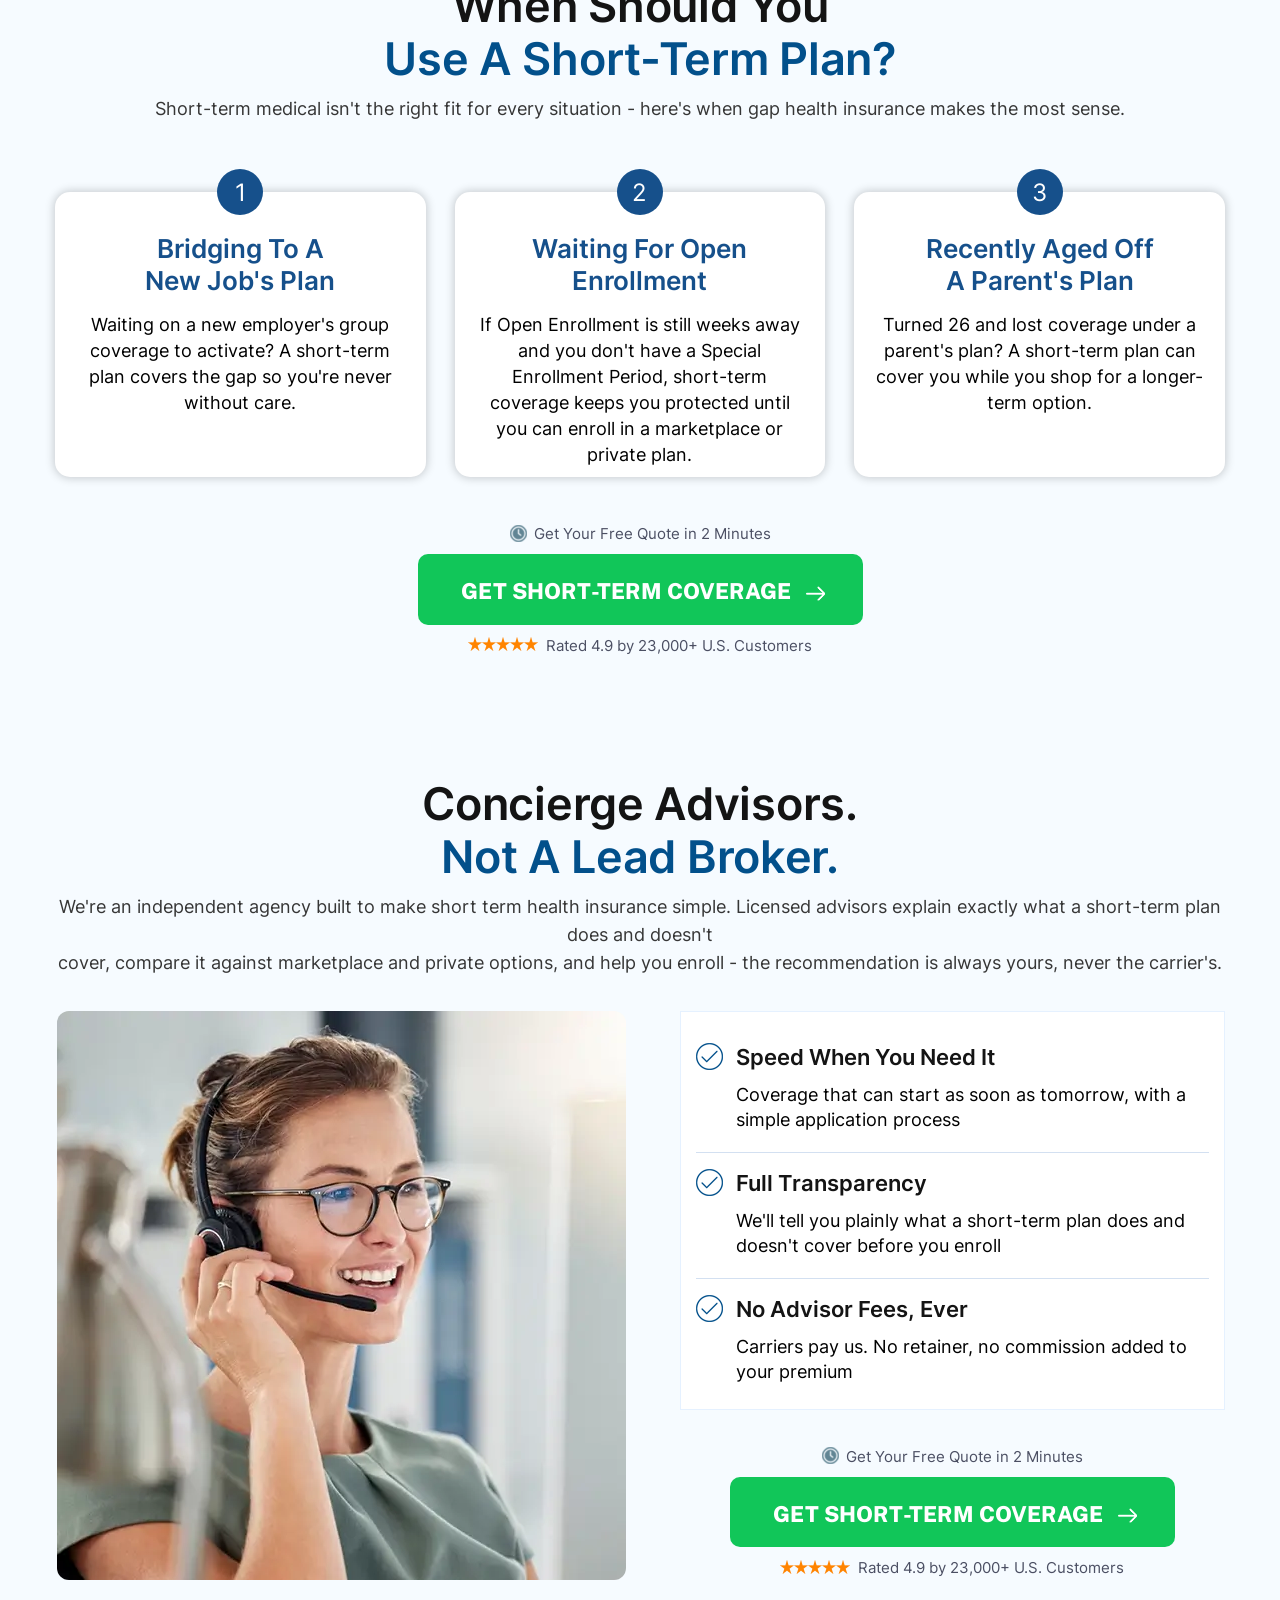
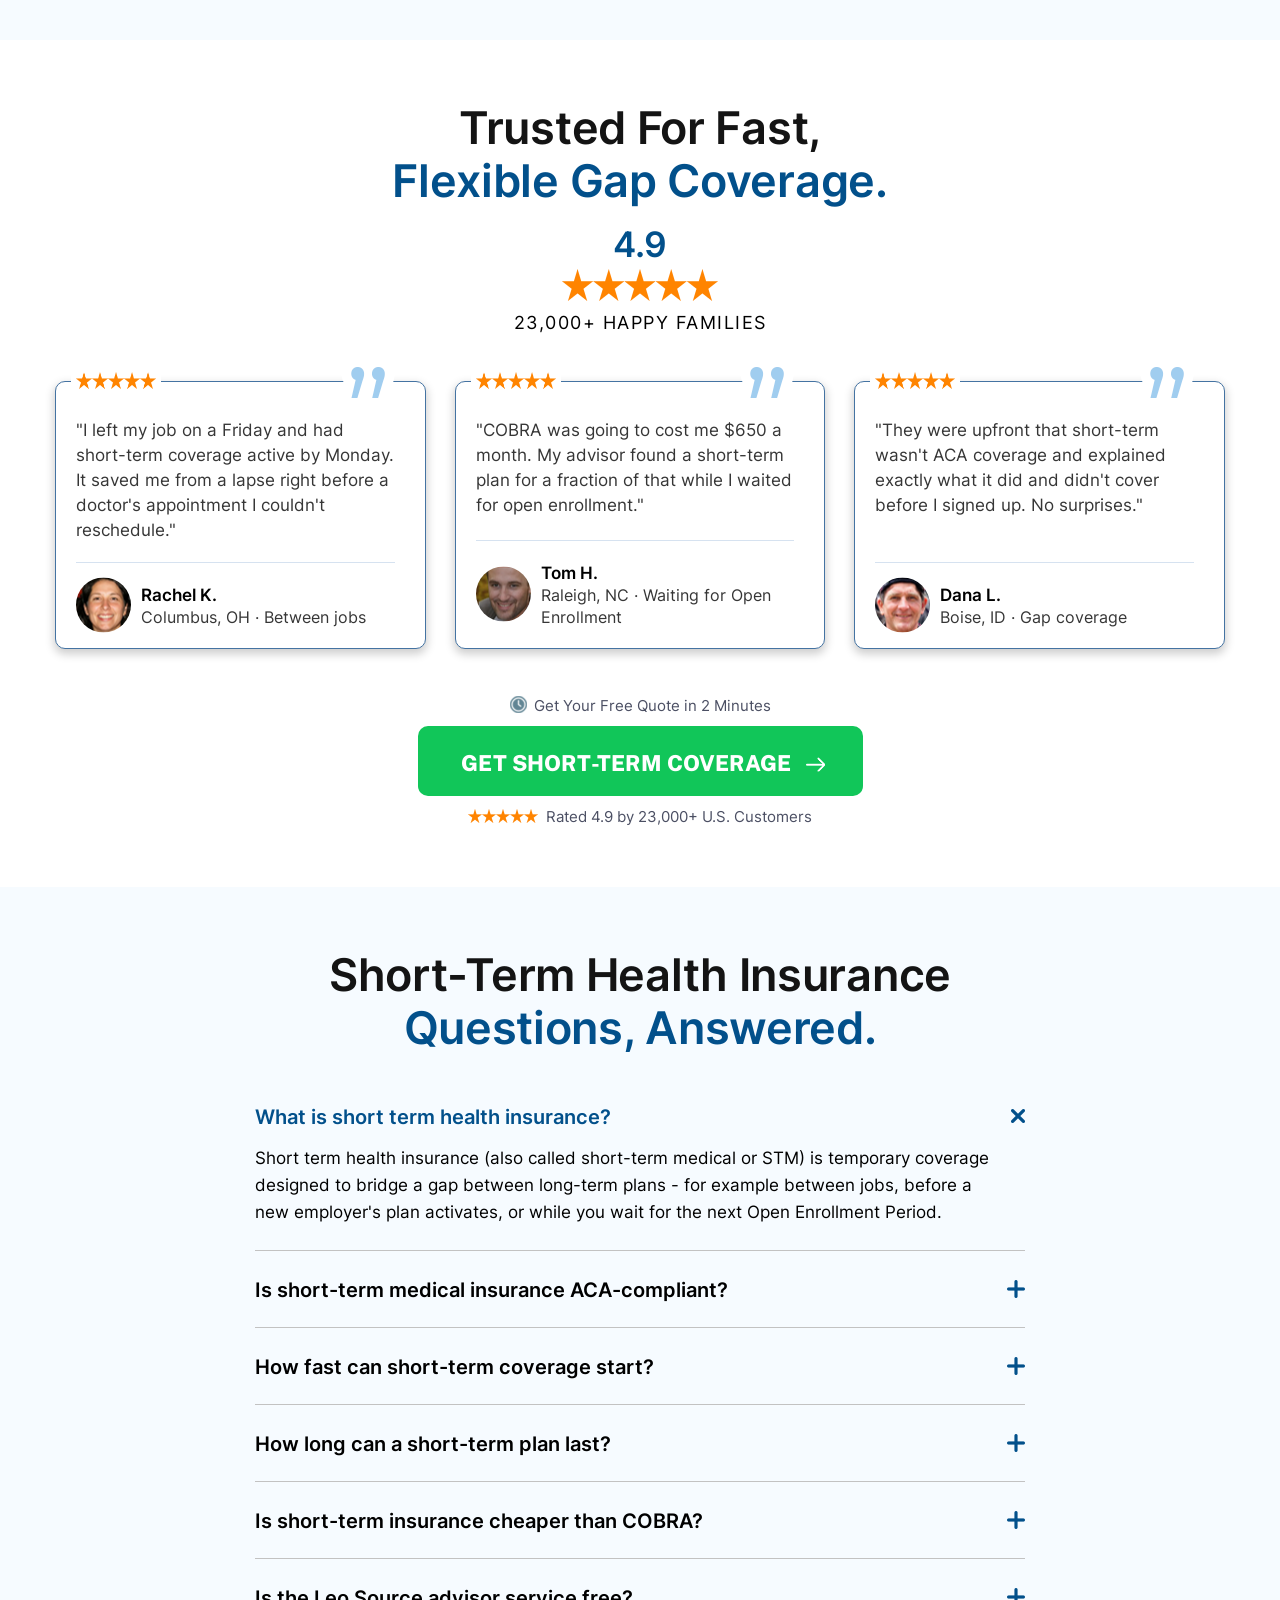
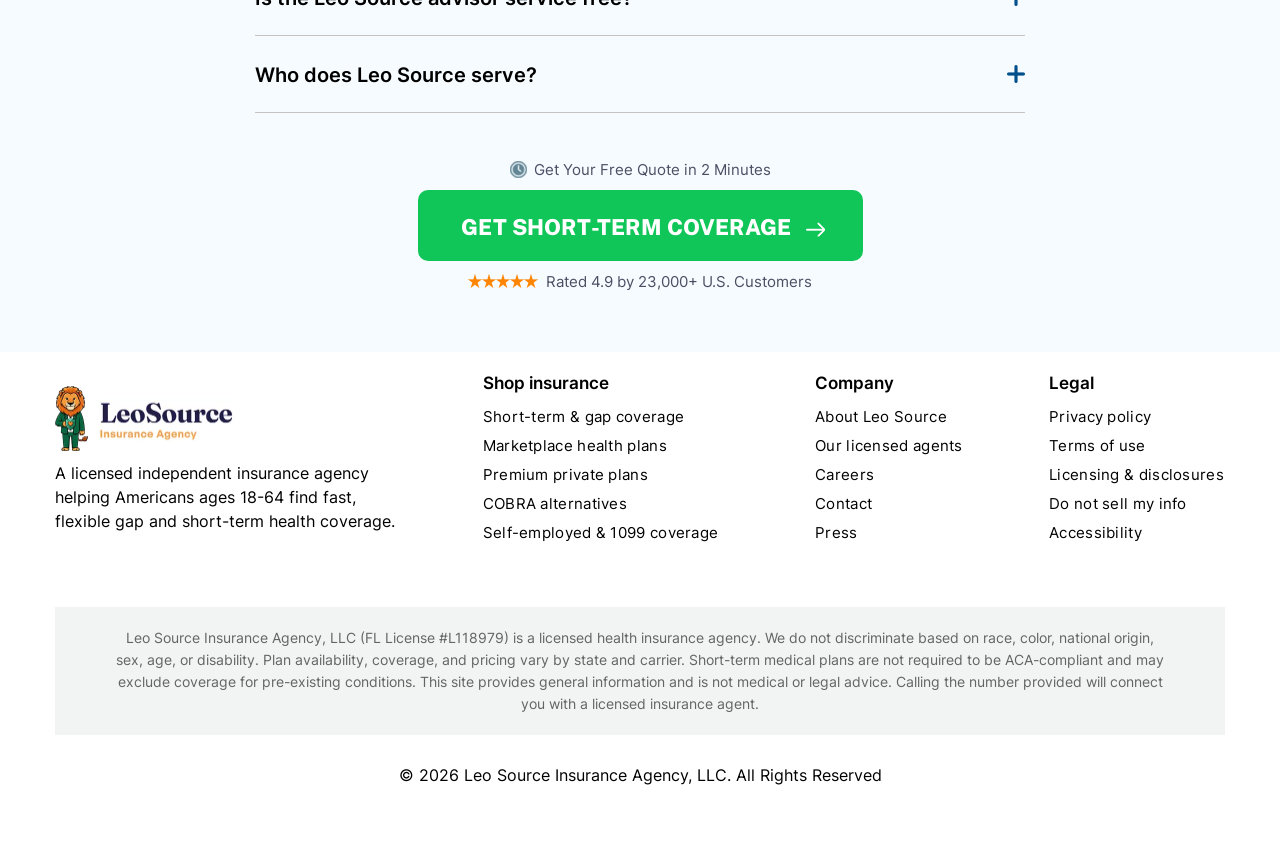
<file: short-term-health-insurance.html>
<!doctype html>
<html>
<head>
<meta charset="utf-8">
<meta name="viewport" content="width=device-width, initial-scale=1.0">
<link rel="shortcut icon" type="image/x-icon" href="images/favicon.webp">
<title>Short-Term Health Insurance & Gap Coverage - LeoSource</title>
<meta name="description" content="Compare short term health insurance plans and gap health insurance options. Short term medical insurance that can start as soon as tomorrow - bridge the gap between jobs, COBRA, and open enrollment.">
<link rel="canonical" href="https://shophealthrates.com/short-term-health-insurance.html">
<meta name="robots" content="index, follow">

<!------css link---------->
<link rel="stylesheet" type="text/css" href="css/style.css">


<link rel="preload" href="css/Inter-Regular.woff2" as="font" type="font/woff2" crossorigin>
<link rel="preload" href="css/Inter-SemiBold.woff2" as="font" type="font/woff2" crossorigin>
<link rel="preload" href="css/Inter-Bold.woff2" as="font" type="font/woff2" crossorigin>
<link rel="preload" href="css/Inter-ExtraBold.woff2" as="font" type="font/woff2" crossorigin>
<link rel="preload" href="css/PublicSans-Regular.woff2" as="font" type="font/woff2" crossorigin>
<link rel="preload" href="css/PublicSans-Medium.woff2" as="font" type="font/woff2" crossorigin>
<link rel="preload" href="css/PublicSans-ExtraBold.woff2" as="font" type="font/woff2" crossorigin>
<link rel="preload" href="css/PublicSans-Black.woff2" as="font" type="font/woff2" crossorigin>

<!-- ========================== TRACKING CODES — DO NOT MODIFY ========================== -->
<!-- These scripts power paid ad attribution (ClickFlare, Ringba, Clarity).                -->
<!-- Removing or altering them will break conversion tracking and cost real ad dollars.     -->
<!-- If you need to change tracking, update AGENTS.md first and get explicit approval.      -->
<!-- ==================================================================================== -->

<!-- Ringba call tracking tag -->
<script src="//b-js.ringba.com/CA28ed4f20fb83474ba9ae68fe41e6ab78" async></script>

<script type="text/javascript">
    (function(c,l,a,r,i,t,y){
        c[a]=c[a]||function(){(c[a].q=c[a].q||[]).push(arguments)};
        t=l.createElement(r);t.async=1;t.src="https://www.clarity.ms/tag/"+i;
        y=l.getElementsByTagName(r)[0];y.parentNode.insertBefore(t,y);
    })(window, document, "clarity", "script", "x0ifuryqyz");
</script>

<!-- ======================== END TRACKING CODES ======================== -->

<!-- Google tag (gtag.js) -->
<script async src="https://www.googletagmanager.com/gtag/js?id=AW-18140219113"></script>
<script>
  window.dataLayer = window.dataLayer || [];
  function gtag(){dataLayer.push(arguments);}
  gtag('js', new Date());

  gtag('config', 'AW-18140219113');
</script>

<!-- Taboola Pixel Code -->
<script type='text/javascript'>
  window._tfa = window._tfa || [];
  window._tfa.push({notify: 'event', name: 'page_view', id: 2076128});
  !function (t, f, a, x) {
         if (!document.getElementById(x)) {
            t.async = 1;t.src = a;t.id=x;f.parentNode.insertBefore(t, f);
         }
  }(document.createElement('script'),
  document.getElementsByTagName('script')[0],
  '//cdn.taboola.com/libtrc/unip/2076128/tfa.js',
  'tb_tfa_script');
</script>
<!-- End of Taboola Pixel Code -->

</head>

<body>

<!-- ========================== TRACKING CODES — DO NOT MODIFY ========================== -->
<!-- UTM capture, ClickFlare tag, and ClickFlare→Ringba bridge below.                     -->
<!-- Removing or altering them will break conversion tracking and cost real ad dollars.     -->
<!-- ==================================================================================== -->

<!-- Capture UTM/tracking params from ad click into sessionStorage -->
<script>
(function() {
    try {
        if (!sessionStorage.getItem('landing_url')) {
            var params = new URLSearchParams(window.location.search);
            if (params.has('gclid') || params.has('cpid') || params.has('utm_source') || params.has('wbraid') || params.has('gbraid')) {
                sessionStorage.setItem('landing_url', window.location.href);
                params.forEach(function(value, key) {
                    sessionStorage.setItem('utm_' + key, value);
                });
            }
        }
    } catch (_) {} // sessionStorage throws when the browser blocks site data
})();
</script>

<!-- ClickFlare non-redirect tracking script -->
<script>!function(){"use strict";var t="lp_ref",n="cpid",e="lpurl",c="https://leosourceclick.com",r="(?<domain>http(?:s?)://[^/]*)".concat("/cf/click"),a="(?:(?:/(?<cta>[1-9][0-9]*)/?)|(?:/))?",i="^".concat(r).concat(a).concat("(?:$|(\\\\?.*))"),o='javascript:window.clickflare.l="(?<original_link>'.concat(r).concat(a,'("|(\\\\?[^"]*"))).*'),s=function(){return new RegExp(i,"")},u=function(){return new RegExp(o,"")};function l(t){var n=function(t){return t.replace(s(),(function(t){for(var n=[],e=1;e<arguments.length;e++)n[e-1]=arguments[e];var r=n[n.length-1].domain;return t.replace(r,c)}))}(t);return'javascript:window.clickflare.l="'.concat(n,'"; void 0;')}function d(t,n){if(n&&t&&n.apply(document,[t]),/loaded|interactive|complete/.test(document.readyState))for(var e=0,c=document.links.length;e<c;e++)if(s().test(document.links[e].href)){var r=document.links[e];window.clickflare.links_replaced.has(r)||(r.href=l(r.href),window.clickflare.links_replaced.add(r))}}var f,h,m,p;!function(r,a){var i=document.onreadystatechange;window.clickflare||(window.clickflare={listeners:{},customParams:{},links_replaced:new Set,addEventListener:function(t,n){var e=this.listeners[t]||[];e.includes(n)||e.push(n),this.listeners[t]=e},dispatchEvent:function(t,n){n&&(this.customParams[t]=n),(this.listeners[t]||[]).forEach((function(t){return t(n)}))},push:function(t,n){n&&(this.customParams[t]=n),(this.listeners[t]||[]).forEach((function(t){return t(n)}))}},document.onreadystatechange=function(t){return d(t,i)},d(null,i),setTimeout((function(){!function(r,a){var i,o=function(r,a){var i=new URL("".concat(c).concat(r));o=a,s="{",u=s+s,l="_",d=l+l,o.startsWith(u)||o.startsWith(d)||i.searchParams.set(n,a);var o,s,u,l,d;return i.searchParams.append(t,document.referrer),i.searchParams.append(e,location.href),i.searchParams.append("lpt",document.title),i.searchParams.append("t",(new Date).getTime().toString()),i.toString()}(r,a),s=document.createElement("script"),l=document.scripts[0];s.async=1,s.src=o,s.onerror=function(){!function(){for(var t=function(t,n){var e=document.links[t];u().test(decodeURI(e.href))&&setTimeout((function(){e&&e.setAttribute("href",function(t){var n=t.match(u());if(n){var e=(n.groups||{}).original_link;return e?e.slice(0,-1):t}return t}(decodeURI(e.href)))}))},n=0,e=document.links.length;n<e;n++)t(n)}()},null===(i=l.parentNode)||void 0===i||i.insertBefore(s,l)}(r,a)})))}("".concat("/cf/tags","/").concat(new URL(window.location.href).searchParams.get("cftmid")||"6a0fb09a5d264100123b892d"),(m=new URL(window.location.href).searchParams.get(n),f=new RegExp("(^| )".concat("cf_cpid","=([^;]+)")),p=(h=document.cookie.match(f))&&h.pop()||null,m||p||"__CAMPAIGN_ID__"))}();</script>

<!-- Bridge: pass ClickFlare click ID to Ringba -->
<script>
(function() {
  var intervalId = setInterval(function() {
    var cfClickId = (window.clickflare && window.clickflare.tracking_params && window.clickflare.tracking_params.click_id)
      || (document.cookie.match(/(^| )cf_click_id=([^;]+)/) || [])[2]
      || '';
    if (cfClickId) {
      (window._rgba_tags = (window._rgba_tags || [])).push({ type: "User", clickid: cfClickId });
      clearInterval(intervalId);
    }
  }, 500);
  setTimeout(function() { clearInterval(intervalId); }, 15000);
})();
</script>

<!-- ======================== END TRACKING CODES ======================== -->

<!-- TrustedForm -->
<script type="text/javascript">
  (function() {
    var tf = document.createElement('script');
    tf.type = 'text/javascript';
    tf.async = true;
    tf.src = ("https:" == document.location.protocol ? 'https' : 'http') +
      '://api.trustedform.com/trustedform.js?field=xxTrustedFormCertUrl&use_tagged_consent=true&l=' +
      new Date().getTime() + Math.random();
    var s = document.getElementsByTagName('script')[0]; s.parentNode.insertBefore(tf, s);
  })();
</script>
<noscript>
  <img src='https://api.trustedform.com/ns.gif' />
</noscript>
<!-- End TrustedForm -->

<!-------Top-Caption------->
<div class="top_caption">
    <div class="container">
        <p>Between Jobs Or Waiting For Open Enrollment? Get Covered As Soon As Tomorrow</p>
    </div>
</div>

<!----------Header--------->
<div class="header">
    <div class="container">
		<div class="header_row">
        	<img src="images/logo.webp" alt="logo" class="logo">

            <a href="tel:+18007581590" class="header_right">
                <div class="header_call_icon">
                    <img src="images/call-icn.webp" alt="icon" class="header_call animated tada">
                </div>
                <div class="header_right_content">
                    <p class="header_right_text1">Speak with a Licensed Advisor</p>
                    <p class="header_right_text2">(800) 758-1590</p>
                    <p class="header_right_text3">12 Agents Available Now</p>
                </div>
            </a>

        </div>
    </div>
</div>

<!------Header-Strip------->
<div class="header_strip">
    <div class="header_strip_slider">
        <div class="header_strip_slider_inner">
            <div class="header_strip_slider_box">
                <p class="header_strip_text"><img src="images/star.webp" class="header_strip_icon" alt="icon">Coverage started the very next day - Rachel K.</p>
                <p class="header_strip_text"><img src="images/star.webp" class="header_strip_icon" alt="icon">Perfect bridge while I waited for open enrollment - Tom H.</p>
                <p class="header_strip_text"><img src="images/star.webp" class="header_strip_icon" alt="icon">Approved fast, no long medical exam - Dana L.</p>
                <p class="header_strip_text"><img src="images/star.webp" class="header_strip_icon" alt="icon">Cheaper than COBRA and started right away - Marcus B.</p>
                <p class="header_strip_text"><img src="images/star.webp" class="header_strip_icon" alt="icon">Covered before my new job's plan kicked in - Sophie N.</p>
            </div>
        </div>

        <div class="header_strip_slider_inner">
            <div class="header_strip_slider_box">
                <p class="header_strip_text"><img src="images/star.webp" class="header_strip_icon" alt="icon">Coverage started the very next day - Rachel K.</p>
                <p class="header_strip_text"><img src="images/star.webp" class="header_strip_icon" alt="icon">Perfect bridge while I waited for open enrollment - Tom H.</p>
                <p class="header_strip_text"><img src="images/star.webp" class="header_strip_icon" alt="icon">Approved fast, no long medical exam - Dana L.</p>
                <p class="header_strip_text"><img src="images/star.webp" class="header_strip_icon" alt="icon">Cheaper than COBRA and started right away - Marcus B.</p>
                <p class="header_strip_text"><img src="images/star.webp" class="header_strip_icon" alt="icon">Covered before my new job's plan kicked in - Sophie N.</p>
            </div>
        </div>
    </div>
</div>

<!---------Banner---------->
<div class="banner" id="form">
	<div class="container">
    	<div class="banner_content">
        	<h1 class="banner_heading">Short-Term Health Insurance <br>&mdash; Gap Coverage <br><span>That Can Start Tomorrow.</span></h1>
            <p class="banner_paragraph">Between jobs, waiting on open enrollment, or just need a bridge? A licensed advisor matches you to short term medical insurance that can start fast <br class="show-desk">and covers you until your next long-term plan begins.</p>
            <div class="banner_form_box">
                <p class="banner_form_box_heading">Get Short-Term Coverage in 2 Minutes</p>
                <div class="banner_list_box">
                    <ul class="banner_list">
                        <li>
                            <img src="images/bnr-list-icn1.webp" alt="icon">
                            <p>Coverage Can Start Tomorrow</p>
                        </li>
                        <li>
                            <img src="images/bnr-list-icn2.webp" alt="icon">
                            <p>Flexible 30-364 Day Terms</p>
                        </li>
                        <li>
                            <img src="images/bnr-list-icn3.webp" alt="icon">
                            <p>Free Quote</p>
                        </li>
                    </ul>
                </div>
                <form action="quiz.html" method="get">
                    <div class="banner_form_box_inner">

                        <div class="form_element">
                            <input type="tel" name="zip" placeholder="Enter Zip Code" maxlength="5"  value="" class="input_field">
                        </div>
                        <div class="form_button_box">
                            <button type="submit" class="form_button">Get Short-Term Coverage<img src="images/btn-arw.webp" class="form_button_arrow" alt="icon"></button>
                            <p class="secure_text"><img src="images/lock-icn.webp" alt="icon">100% Secure & Confidential</p>
                        </div>

                    </div>
                </form>
            </div>
            <div class="show-mob">
                <a href="tel:+18007581590">
                    <div class="contact_box">
                        <p class="contact_box_heading"><span>For Immediate Assistance</span></p>
                        <div class="contact_deatils_box">
                            <div class="contact_deatils_left">
                                <img src="images/contact-icn.webp" class="contact_icon animated tada" alt="icon">
                            </div>
                            <div class="contact_deatils_right">
                                <p class="contact_deatils_text1">Speak with a Licensed Advisor</p>
                                <p class="contact_deatils_text2">(800) 758-1590</p>
                                <p class="contact_deatils_text3">12 Agents Available Now</p>
                            </div>
                        </div>
                    </div>
                </a>
            	<div class="mobile_banner_image_box">
            		<img src="images/mob-bnr-img.webp" class="mobile_banner_image" alt="image">
                </div>
            </div>
     	</div>
    </div>
</div>

<!-----Banner-Bottom------->
<div class="banner_bottom">
    <div class="container">
    	<h2 class="banner_bottom_heading">Short-Term Medical Plans From The Carriers You Know</h2>
        <ul class="banner_bottom_list">
            <li><a href="quiz.html"><img src="images/bnr-btm-logo1.webp" class="banner_bottom_logo" alt="logo"></a></li>
            <li><a href="quiz.html"><img src="images/bnr-btm-logo2.webp" class="banner_bottom_logo" alt="logo"></a></li>
            <li><a href="quiz.html"><img src="images/bnr-btm-logo3.webp" class="banner_bottom_logo" alt="logo"></a></li>
            <li><a href="quiz.html"><img src="images/bnr-btm-logo4.webp" class="banner_bottom_logo" alt="logo"></a></li>
            <li><a href="quiz.html"><img src="images/bnr-btm-logo5.webp" class="banner_bottom_logo" alt="logo"></a></li>
            <li><a href="quiz.html"><img src="images/bnr-btm-logo6.webp" class="banner_bottom_logo" alt="logo"></a></li>
        </ul>
    </div>
</div>

<!-------Section-1 (Gap Coverage Moments)--------->
<div class="section1">
    <div class="container">
    	<h2 class="common_heading">Coverage Gaps <br><span>Happen Fast.</span></h2>
        <p class="common_paragraph">Job change, COBRA sticker shock, or a late start on open enrollment - short term health insurance plans exist to bridge exactly these moments.</p>
		<div class="section1_row">
            <div class="section1_column">
            	<p class="section1_column_number">1</p>
                <h3 class="section1_column_heading">Between Jobs Or <br>COBRA Too Costly</h3>
                <p class="section1_column_paragraph">New job's insurance hasn't kicked in yet, or COBRA's monthly bill is more than you budgeted? A short-term plan can bridge the gap for a fraction of the cost.</p>
                <a href="quiz.html"><img src="images/s1-col-img1.webp" class="section1_column_image section1_column_image1" alt="image"></a>
            </div>
            <div class="section1_column">
            	<p class="section1_column_number">2</p>
                <h3 class="section1_column_heading">Missed Open <br>Enrollment</h3>
                <p class="section1_column_paragraph">Open Enrollment closed and you don't qualify for a Special Enrollment Period? Short-term medical insurance can start almost any day of the year.</p>
                <a href="quiz.html"><img src="images/s1-col-img2.png" class="section1_column_image section1_column_image2" alt="image"></a>
            </div>
            <div class="section1_column">
            	<p class="section1_column_number">3</p>
                <h3 class="section1_column_heading">Need Coverage <br>Starting Tomorrow</h3>
                <p class="section1_column_paragraph">Marketplace and private plans can take days or weeks to activate - most short-term plans can start as soon as the next day.</p>
               	<a href="quiz.html"><img src="images/s1-col-img3.webp" class="section1_column_image section1_column_image3" alt="image"></a>
            </div>
        </div>
        <div class="clearall"></div>
        <div class="button_box">
        	<p class="button_text1"><img src="images/timer-icon.webp" class="button_text1_icon" alt="icon">Get Your Free Quote in 2 Minutes</p>
            <a href="javascript:bookmarkscroll.scrollTo('form')" class="common_button">Get Short-Term Coverage<img src="images/btn-arw.webp" class="button_arrow" alt="icon"></a>
            <p class="button_text2"><img src="images/btn-star.webp" class="button_text2_icon" alt="icon">Rated 4.9 by 23,000+ U.S. Customers</p>
        </div>
    </div>
</div>

<!-------Section-What STM Is/Isn't--------->
<div class="section2">
    <div class="container">
    	<h2 class="common_heading">Short-Term Medical: <br><span>What It Is, And What It Isn't.</span></h2>
        <p class="common_paragraph">Short term medical insurance is built to be a fast, temporary bridge - not a replacement for ACA-compliant coverage. We'll always tell you plainly which one you're buying.</p>
		<div class="section1_row">
            <div class="section1_column" style="padding-bottom:35px;">
            	<p class="section1_column_number">1</p>
                <h3 class="section1_column_heading">Fast Approval, <br>Fast Start</h3>
                <p class="section1_column_paragraph">Most short-term plans use a short health questionnaire instead of full underwriting, so coverage can often start the next day.</p>
            </div>
            <div class="section1_column" style="padding-bottom:35px;">
            	<p class="section1_column_number">2</p>
                <h3 class="section1_column_heading">Not ACA-Compliant <br>Coverage</h3>
                <p class="section1_column_paragraph">Short-term plans aren't required to cover pre-existing conditions or the ACA's essential health benefits, and coverage can be capped or excluded in ways marketplace plans can't. They're a bridge, not a long-term replacement for major medical coverage.</p>
            </div>
            <div class="section1_column" style="padding-bottom:35px;">
            	<p class="section1_column_number">3</p>
                <h3 class="section1_column_heading">Flexible <br>Terms</h3>
                <p class="section1_column_paragraph">Depending on your state, terms can run anywhere from 30 days up to 364 days, with some plans offering renewal options while you transition to permanent coverage.</p>
            </div>
        </div>
        <div class="clearall"></div>
        <div class="button_box">
        	<p class="button_text1"><img src="images/timer-icon.webp" class="button_text1_icon" alt="icon">Get Your Free Quote in 2 Minutes</p>
            <a href="javascript:bookmarkscroll.scrollTo('form')" class="common_button">Get Short-Term Coverage<img src="images/btn-arw.webp" class="button_arrow" alt="icon"></a>
            <p class="button_text2"><img src="images/btn-star.webp" class="button_text2_icon" alt="icon">Rated 4.9 by 23,000+ U.S. Customers</p>
        </div>
    </div>
</div>

<!-------Section-When To Use It--------->
<div class="section1">
    <div class="container">
    	<h2 class="common_heading">When Should You <br><span>Use A Short-Term Plan?</span></h2>
        <p class="common_paragraph">Short-term medical isn't the right fit for every situation - here's when gap health insurance makes the most sense.</p>
		<div class="section1_row">
            <div class="section1_column">
            	<p class="section1_column_number">1</p>
                <h3 class="section1_column_heading">Bridging To A <br>New Job's Plan</h3>
                <p class="section1_column_paragraph">Waiting on a new employer's group coverage to activate? A short-term plan covers the gap so you're never without care.</p>
            </div>
            <div class="section1_column">
            	<p class="section1_column_number">2</p>
                <h3 class="section1_column_heading">Waiting For Open <br>Enrollment</h3>
                <p class="section1_column_paragraph">If Open Enrollment is still weeks away and you don't have a Special Enrollment Period, short-term coverage keeps you protected until you can enroll in a marketplace or private plan.</p>
            </div>
            <div class="section1_column">
            	<p class="section1_column_number">3</p>
                <h3 class="section1_column_heading">Recently Aged Off <br>A Parent's Plan</h3>
                <p class="section1_column_paragraph">Turned 26 and lost coverage under a parent's plan? A short-term plan can cover you while you shop for a longer-term option.</p>
            </div>
        </div>
        <div class="clearall"></div>
        <div class="button_box">
        	<p class="button_text1"><img src="images/timer-icon.webp" class="button_text1_icon" alt="icon">Get Your Free Quote in 2 Minutes</p>
            <a href="javascript:bookmarkscroll.scrollTo('form')" class="common_button">Get Short-Term Coverage<img src="images/btn-arw.webp" class="button_arrow" alt="icon"></a>
            <p class="button_text2"><img src="images/btn-star.webp" class="button_text2_icon" alt="icon">Rated 4.9 by 23,000+ U.S. Customers</p>
        </div>
    </div>
</div>

<!-------Section-3--------->
<div class="section3">
    <div class="container">
    	<h2 class="common_heading">Concierge Advisors. <br><span>Not A Lead Broker.</span></h2>
        <p class="common_paragraph">We're an independent agency built to make short term health insurance simple. Licensed advisors explain exactly what a short-term plan does and doesn't <br class="show-desk">cover, compare it against marketplace and private options, and help you enroll - the recommendation is always yours, never the carrier's.</p>
		<div class="section3_content">
        	<div class="section3_content_left hide-mob">
            	<img src="images/s3-img.webp" class="section3_image" alt="image">
            </div>
        	<div class="section3_content_right">
            	<div class="show-mob">
                    <div class="section3_image_box">
                        <img src="images/s3-img-mob.webp" class="mobile_section3_image" alt="image">
                    </div>
                </div>
            	<div class="section3_list_box">
                    <ul class="section3_list">
                        <li>
                            <h3 class="section3_list_heading">Speed When You Need It</h3>
                            <p class="section3_list_paragraph">Coverage that can start as soon as tomorrow, with a simple application process</p>
                        </li>
                        <li>
                            <h3 class="section3_list_heading">Full Transparency</h3>
                            <p class="section3_list_paragraph">We'll tell you plainly what a short-term plan does and doesn't cover before you enroll</p>
                        </li>
                        <li>
                            <h3 class="section3_list_heading">No Advisor Fees, Ever</h3>
                            <p class="section3_list_paragraph">Carriers pay us. No retainer, no commission added to your premium</p>
                        </li>
                    </ul>
                </div>
                <div class="clearall"></div>
                <div class="button_box">
                    <p class="button_text1"><img src="images/timer-icon.webp" class="button_text1_icon" alt="icon">Get Your Free Quote in 2 Minutes</p>
                    <a href="javascript:bookmarkscroll.scrollTo('form')" class="common_button">Get Short-Term Coverage<img src="images/btn-arw.webp" class="button_arrow" alt="icon"></a>
                    <p class="button_text2"><img src="images/btn-star.webp" class="button_text2_icon" alt="icon">Rated 4.9 by 23,000+ U.S. Customers</p>
                </div>
        	</div>
    	</div>
    </div>
</div>

<!-------Section-4--------->
<div class="section4">
    <div class="container">
    	<h2 class="common_heading">Trusted For Fast, <br><span>Flexible Gap Coverage.</span></h2>
		<div class="rating_box">
        	<p class="rating_text1">4.9</p>
            <img src="images/star.webp" class="rating_star" alt="icon">
        	<p class="rating_text2">23,000+ Happy Families</p>
        </div>

        <div class="testimonial_row">
        	<div class="testimonial_column">
            	<div class="testimonial_star_box">
                	<img src="images/star.webp" class="testimonial_star" alt="icon">
                </div>
                <img src="images/quote.webp" class="testimonial_quote" alt="icon">
                <p class="testimonial_column_paragraph">"I left my job on a Friday and had short-term coverage active by Monday. It saved me from a lapse right before a doctor's appointment I couldn't reschedule."</p>
                <div class="testimonial_user_details">
                	<img src="images/testi-user-img1.webp" class="testimonial_user_image" alt="image">
                	<p class="testimonial_user_name"><span>Rachel K.</span><br>Columbus, OH &middot; Between jobs</p>
                </div>
            </div>
            <div class="testimonial_column">
                <div class="testimonial_star_box">
                	<img src="images/star.webp" class="testimonial_star" alt="icon">
                </div>
                <img src="images/quote.webp" class="testimonial_quote" alt="icon">
                <p class="testimonial_column_paragraph">"COBRA was going to cost me $650 a month. My advisor found a short-term plan for a fraction of that while I waited for open enrollment."</p>
                <div class="testimonial_user_details">
                	<img src="images/testi-user-img2.webp" class="testimonial_user_image" alt="image">
                	<p class="testimonial_user_name"><span>Tom H.</span><br>Raleigh, NC &middot; Waiting for Open Enrollment</p>
                </div>
            </div>
            <div class="testimonial_column">
                <div class="testimonial_star_box">
                	<img src="images/star.webp" class="testimonial_star" alt="icon">
                </div>
                <img src="images/quote.webp" class="testimonial_quote" alt="icon">
                <p class="testimonial_column_paragraph">"They were upfront that short-term wasn't ACA coverage and explained exactly what it did and didn't cover before I signed up. No surprises."</p>
                <div class="testimonial_user_details">
                	<img src="images/testi-user-img3.webp" class="testimonial_user_image" alt="image">
                	<p class="testimonial_user_name"><span>Dana L.</span><br>Boise, ID &middot; Gap coverage</p>
                </div>
            </div>
		</div>
        <div class="clearall"></div>
        <div class="button_box">
        	<p class="button_text1"><img src="images/timer-icon.webp" class="button_text1_icon" alt="icon">Get Your Free Quote in 2 Minutes</p>
            <a href="javascript:bookmarkscroll.scrollTo('form')" class="common_button">Get Short-Term Coverage<img src="images/btn-arw.webp" class="button_arrow" alt="icon"></a>
            <p class="button_text2"><img src="images/btn-star.webp" class="button_text2_icon" alt="icon">Rated 4.9 by 23,000+ U.S. Customers</p>
        </div>
    </div>
</div>

<!-------Section-5--------->
<div class="section5">
    <div class="container">
    	<h2 class="common_heading">Short-Term Health Insurance <br><span>Questions, Answered.</span></h2>
        <div class="faq-box">
            <div class="faq-row">
                <h3 class="accordion acdn-heading accordion-open">What is short term health insurance?</h3>
                <div class="acdn-content">
                    <p class="acdn-para">Short term health insurance (also called short-term medical or STM) is temporary coverage designed to bridge a gap between long-term plans - for example between jobs, before a new employer's plan activates, or while you wait for the next Open Enrollment Period.</p>
                </div>
            </div>

            <div class="faq-row">
                <h3 class="accordion acdn-heading">Is short-term medical insurance ACA-compliant?</h3>
                <div class="acdn-content" style="display: none;">
                    <p class="acdn-para">No. Short-term medical plans are not ACA-compliant. They aren't required to cover the ACA's essential health benefits, can medically underwrite or limit coverage for pre-existing conditions, and may cap benefits. They're built as a temporary bridge, not a replacement for major medical coverage.</p>
                </div>
            </div>

            <div class="faq-row">
                <h3 class="accordion acdn-heading">How fast can short-term coverage start?</h3>
                <div class="acdn-content" style="display: none;">
                    <p class="acdn-para">Many short term health insurance plans can start as soon as the day after you apply, since approval is typically based on a short health questionnaire rather than full underwriting.</p>
                </div>
            </div>

            <div class="faq-row">
                <h3 class="accordion acdn-heading">How long can a short-term plan last?</h3>
                <div class="acdn-content" style="display: none;">
                    <p class="acdn-para">Terms vary by state and carrier, generally ranging from 30 days up to 364 days, with some plans offering renewal options. Your advisor can confirm what's available where you live.</p>
                </div>
            </div>

            <div class="faq-row">
                <h3 class="accordion acdn-heading">Is short-term insurance cheaper than COBRA?</h3>
                <div class="acdn-content" style="display: none;">
                    <p class="acdn-para">Often, yes. Short-term medical premiums are frequently lower than continuing an employer plan through COBRA, though the tradeoff is fewer required benefits and less consumer protection. Your advisor can compare the real numbers for your situation.</p>
                </div>
            </div>

            <div class="faq-row">
                <h3 class="accordion acdn-heading">Is the Leo Source advisor service free?</h3>
                <div class="acdn-content" style="display: none;">
                    <p class="acdn-para">Yes. Our concierge advisors are compensated directly by carriers - there's no separate fee, retainer, or commission added to your premium.</p>
                </div>
            </div>

            <div class="faq-row">
                <h3 class="accordion acdn-heading">Who does Leo Source serve?</h3>
                <div class="acdn-content" style="display: none;">
                    <p class="acdn-para">Leo Source focuses exclusively on Americans <strong>ages 18-64,</strong> matching them with the gap, marketplace, or private health coverage that fits their situation.</p>
                </div>
            </div>
        </div>
        <div class="clearall"></div>
        <div class="button_box">
        	<p class="button_text1"><img src="images/timer-icon.webp" class="button_text1_icon" alt="icon">Get Your Free Quote in 2 Minutes</p>
            <a href="javascript:bookmarkscroll.scrollTo('form')" class="common_button">Get Short-Term Coverage<img src="images/btn-arw.webp" class="button_arrow" alt="icon"></a>
            <p class="button_text2"><img src="images/btn-star.webp" class="button_text2_icon" alt="icon">Rated 4.9 by 23,000+ U.S. Customers</p>
        </div>
    </div>
</div>

<!---------Footer---------->
<div class="footer">
    <div class="container">
        <div class="footer_links_inner">
            <div class="footer_links_column footer_links_column1">
                <a href="#"><img src="images/logo.webp" class="footer_logo"  alt="logo"></a>
                <p class="footer_links_text">A licensed independent insurance agency helping Americans ages 18-64 find fast, flexible gap and short-term health coverage.</p>

            </div>

            <div class="footer_links_column footer_links_column2">
                <p class="footer_links_heading">Shop insurance</p>
                <ul class="footer_links_list">
                    <li><a href="quiz.html">Short-term & gap coverage</a></li>
                    <li><a href="quiz.html">Marketplace health plans</a></li>
                    <li><a href="quiz.html">Premium private plans</a></li>
                    <li><a href="quiz.html">COBRA alternatives</a></li>
                    <li><a href="quiz.html">Self-employed & 1099 coverage</a></li>
                </ul>
            </div>

            <div class="footer_links_column footer_links_column3">
                <p class="footer_links_heading">Company</p>
                <ul class="footer_links_list">
                    <li><a href="#">About Leo Source</a></li>
                    <li><a href="#">Our licensed agents</a></li>
                    <li><a href="#">Careers</a></li>
                    <li><a href="#">Contact</a></li>
                    <li><a href="#">Press</a></li>
                </ul>
            </div>

            <div class="footer_links_column footer_links_column4">
                <p class="footer_links_heading">Legal</p>
                <ul class="footer_links_list">
                    <li><a href="privacy.html" target="_blank">Privacy policy</a></li>
                    <li><a href="term.html" target="_blank">Terms of use</a></li>
                    <li><a href="#">Licensing & disclosures</a></li>
                    <li><a href="#">Do not sell my info</a></li>
                    <li><a href="#">Accessibility</a></li>
                </ul>
            </div>
        </div>

        <div class="footer_note_box">
        	<p>Leo Source Insurance Agency, LLC (FL License #L118979) is a licensed health insurance agency. We do not discriminate based on race, color, national origin,
sex, age, or disability. Plan availability, coverage, and pricing vary by state and carrier. Short-term medical plans are not required to be ACA-compliant and may exclude coverage for pre-existing conditions. This site provides general information and is not medical or legal advice. Calling the number provided will connect you with a licensed insurance agent.</p>
        </div>
       <p class="footer_text">&copy; <script type="text/javascript">var year = new Date();document.write(year.getFullYear());</script> Leo Source Insurance Agency, LLC. <br class="show-mob">All Rights Reserved</p>
    </div>
</div>

<!---------Script---------->
<script type="text/javascript" src="js/jquery-3.6.0.min.js"></script>
<script type="text/javascript" src="js/bookmarkscroll.js"></script>
<script type="text/javascript">

$(document).ready(function(e){

	//accordion JS
	$(".accordion").click(function() {

		var questionDiv = $(this);
		var answerDiv   = $(this).next('.acdn-content');
		var idx = $('.acdn-content').index(answerDiv);

		$('.acdn-content').each(function(index, ansDiv) {
            if(index != idx && $(ansDiv).is(':visible')) {
				$(ansDiv).slideUp(500, function() {
					$(ansDiv).prev('.accordion').removeClass('accordion-open');
				});
			}
        });

		if (answerDiv.is(':visible')) {
			answerDiv.stop().slideUp(500, function() {
				questionDiv.removeClass('accordion-open');
			});
		} else {
		  questionDiv.addClass('accordion-open');
		  answerDiv.stop().slideDown(500);
		}
	});
});

</script>

<!-- ========================== TRACKING CODES — DO NOT MODIFY ========================== -->
<!-- Connect Streams module (commented out on this page — see note). Do not remove.        -->
<!-- ==================================================================================== -->

<!-- Connect Streams Module — COMMENTED OUT: requires a phone number to render.
     The lightbox is a callback widget (rings the user's phone), so it only works
     on post-form pages where we have the lead's number. To enable here, build a
     custom click-to-call popup instead.

<div class="g3cm_holder" data-module="1966" data-showoninit="false" data-conversionid="" data-destination="" data-destinationext="" data-followup="" style="display:none;">Thank you for your inquiry. A representative will be in contact with you shortly.</div>

<script type="text/javascript">
window.g3cm = window.g3cm || function () { (g3cm.q = g3cm.q || []).push(arguments) };
g3cm('loadjquery', 'false');
g3cm('send', 'init');

(function() {
    var shown = sessionStorage.getItem('cs_shown');
    if (shown) return;

    function showPopup() {
        if (sessionStorage.getItem('cs_shown')) return;
        sessionStorage.setItem('cs_shown', '1');
        g3cm('show');
    }

    setTimeout(showPopup, 10000);

    document.documentElement.addEventListener('mouseleave', function(e) {
        if (e.clientY <= 0) showPopup();
    });
})();
</script>
<script src="https://api.connectstreams.com/js/connectme-v3.min.js" async="async"></script>
-->

<!-- ======================== END TRACKING CODES ======================== -->

<!-- Carry ad-click params (gclid/campaignid/keyword/etc.) forward into quiz.html.
     The zip form (method=get) and the CTA links otherwise navigate to a bare
     quiz.html, so the ClickFlare tag re-fires on the quiz with no ad params and the
     lead conversion loses keyword/campaign/gclid. We read the original landing URL
     captured in sessionStorage and (a) inject hidden inputs into the quiz form and
     (b) append the params to every quiz.html link. Does NOT touch tracking blocks. -->
<script>
(function () {
    try {
        var landing = sessionStorage.getItem('landing_url');
        var src = new URLSearchParams(landing ? new URL(landing).search : window.location.search);
        var KEEP = ['gclid','wbraid','gbraid','cpid','campaignid','adgroupid','creative','keyword',
                    'matchtype','network','placement','targetid','loc_physical_ms','loc_interest_ms',
                    'gad_source','gad_campaignid','utm_source','utm_medium','utm_campaign','utm_term','utm_content'];
        var carry = new URLSearchParams();
        KEEP.forEach(function (k) { var v = src.get(k); if (v) carry.set(k, v); });
        if (carry.toString() === '') return; // nothing to carry (organic/direct)
        // (a) zip form (GET): hidden inputs become query params on submit
        document.querySelectorAll('form[action^="quiz.html"]').forEach(function (f) {
            carry.forEach(function (v, k) {
                if (f.querySelector('input[name="' + k + '"]')) return;
                var inp = document.createElement('input');
                inp.type = 'hidden'; inp.name = k; inp.value = v;
                f.appendChild(inp);
            });
        });
        // (b) CTA links to quiz.html
        document.querySelectorAll('a[href^="quiz.html"]').forEach(function (a) {
            var href = a.getAttribute('href') || 'quiz.html';
            var qi = href.indexOf('?');
            var base = qi > -1 ? href.slice(0, qi) : href;
            var merged = new URLSearchParams(qi > -1 ? href.slice(qi + 1) : '');
            carry.forEach(function (v, k) { if (!merged.has(k)) merged.set(k, v); });
            a.setAttribute('href', base + '?' + merged.toString());
        });
    } catch (_) {}
})();
</script>
</body>
</html>
</file>
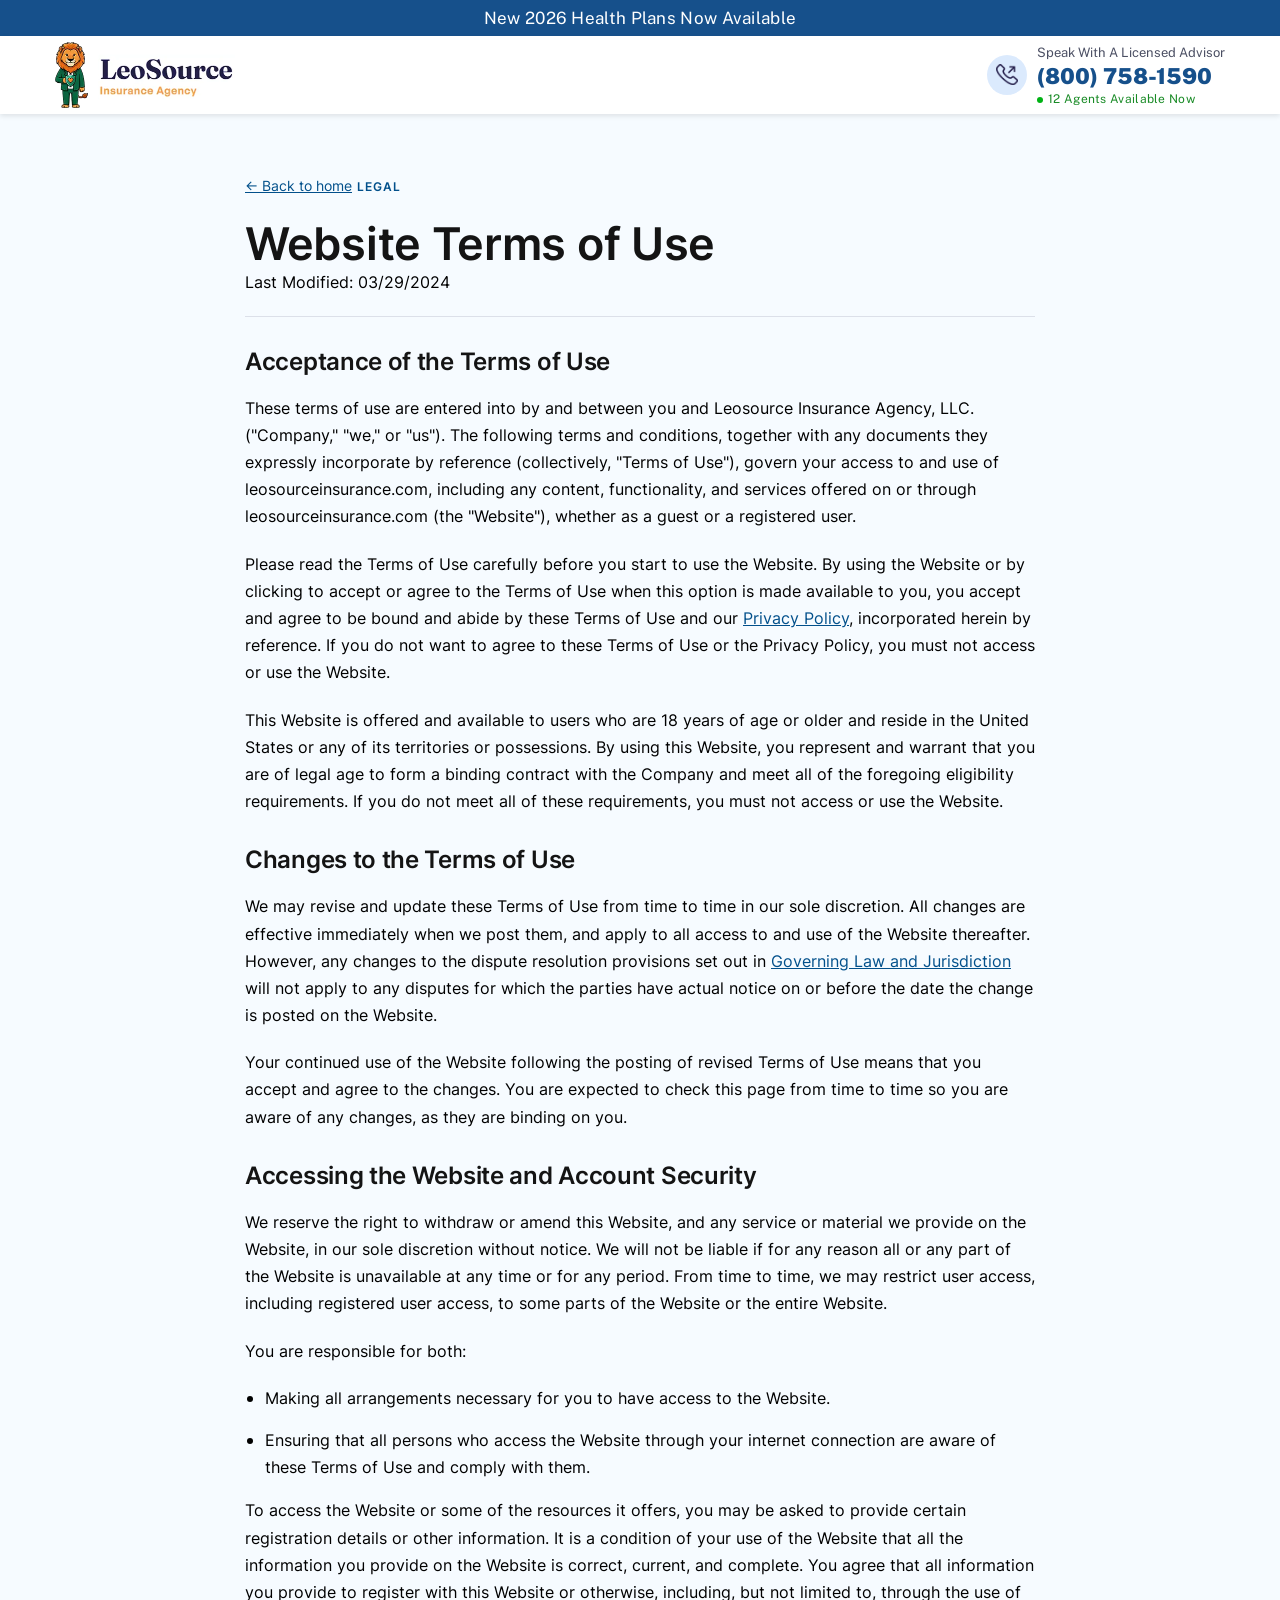
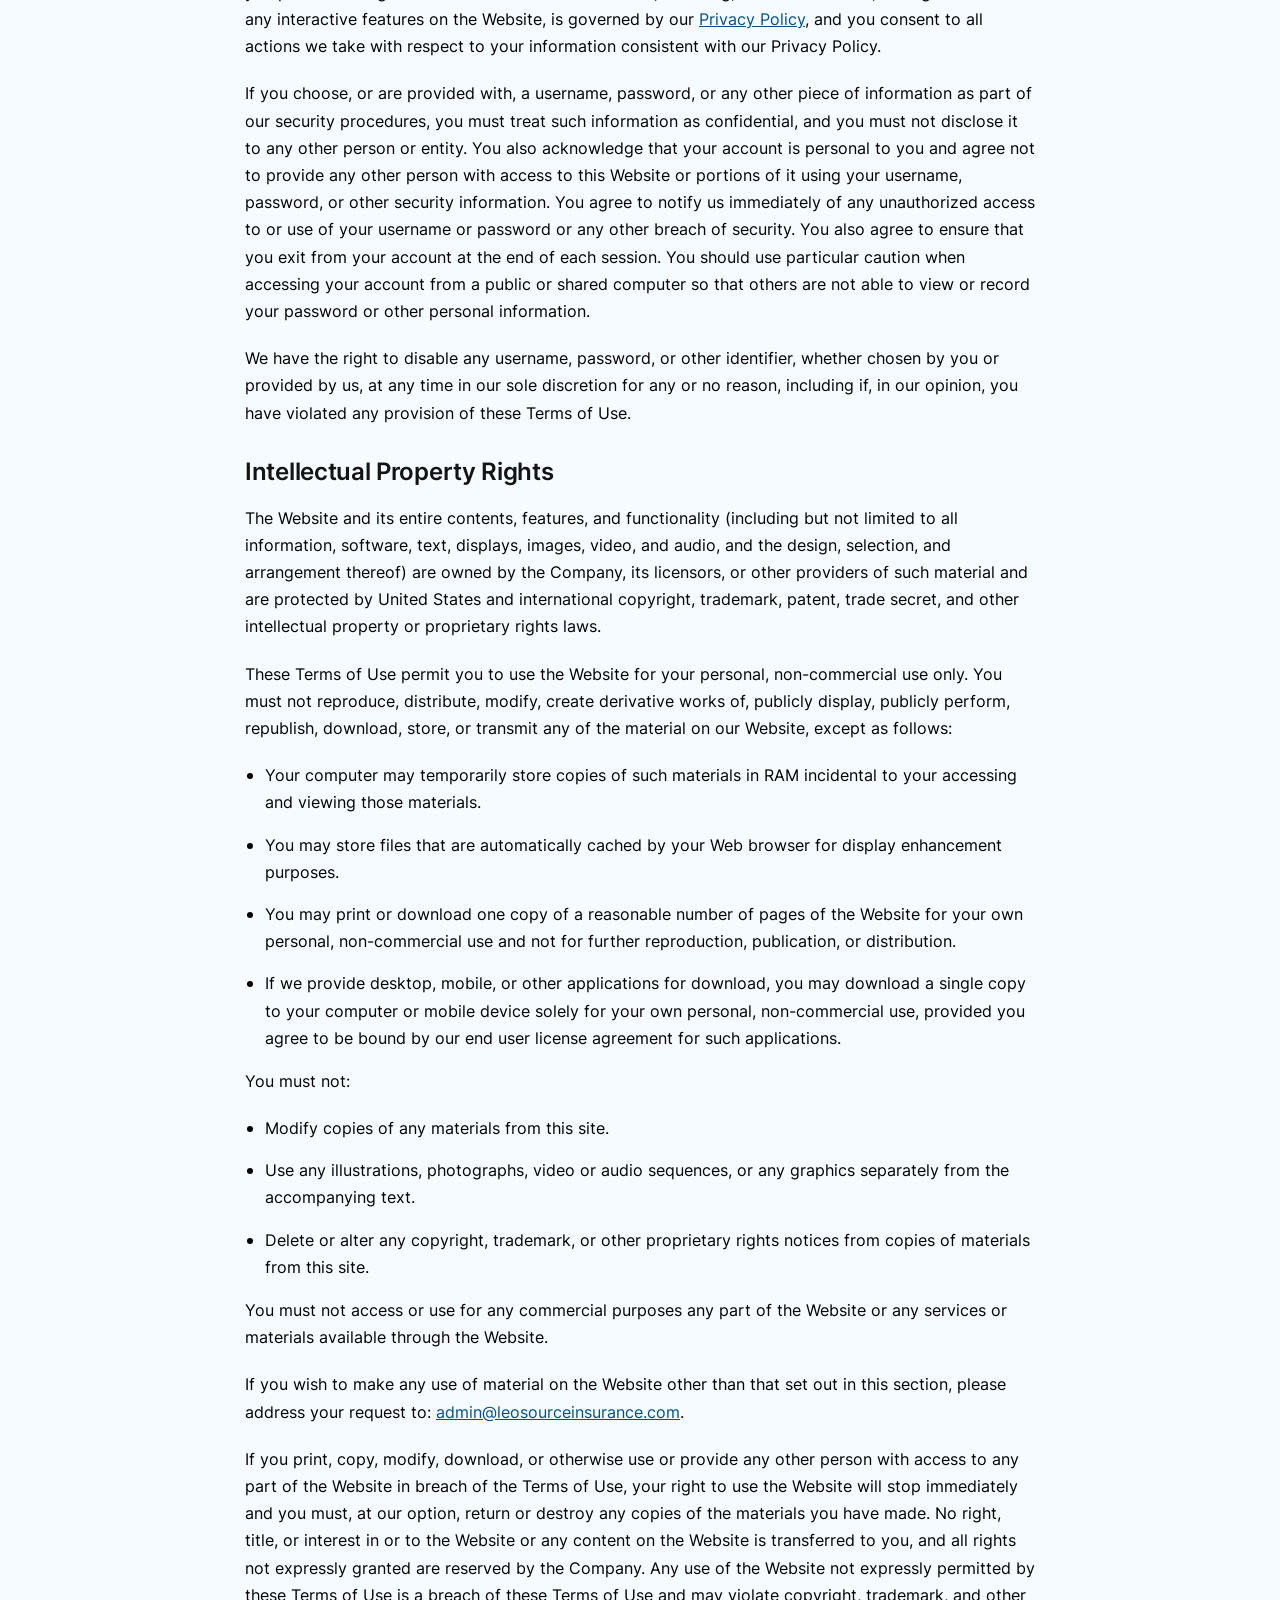
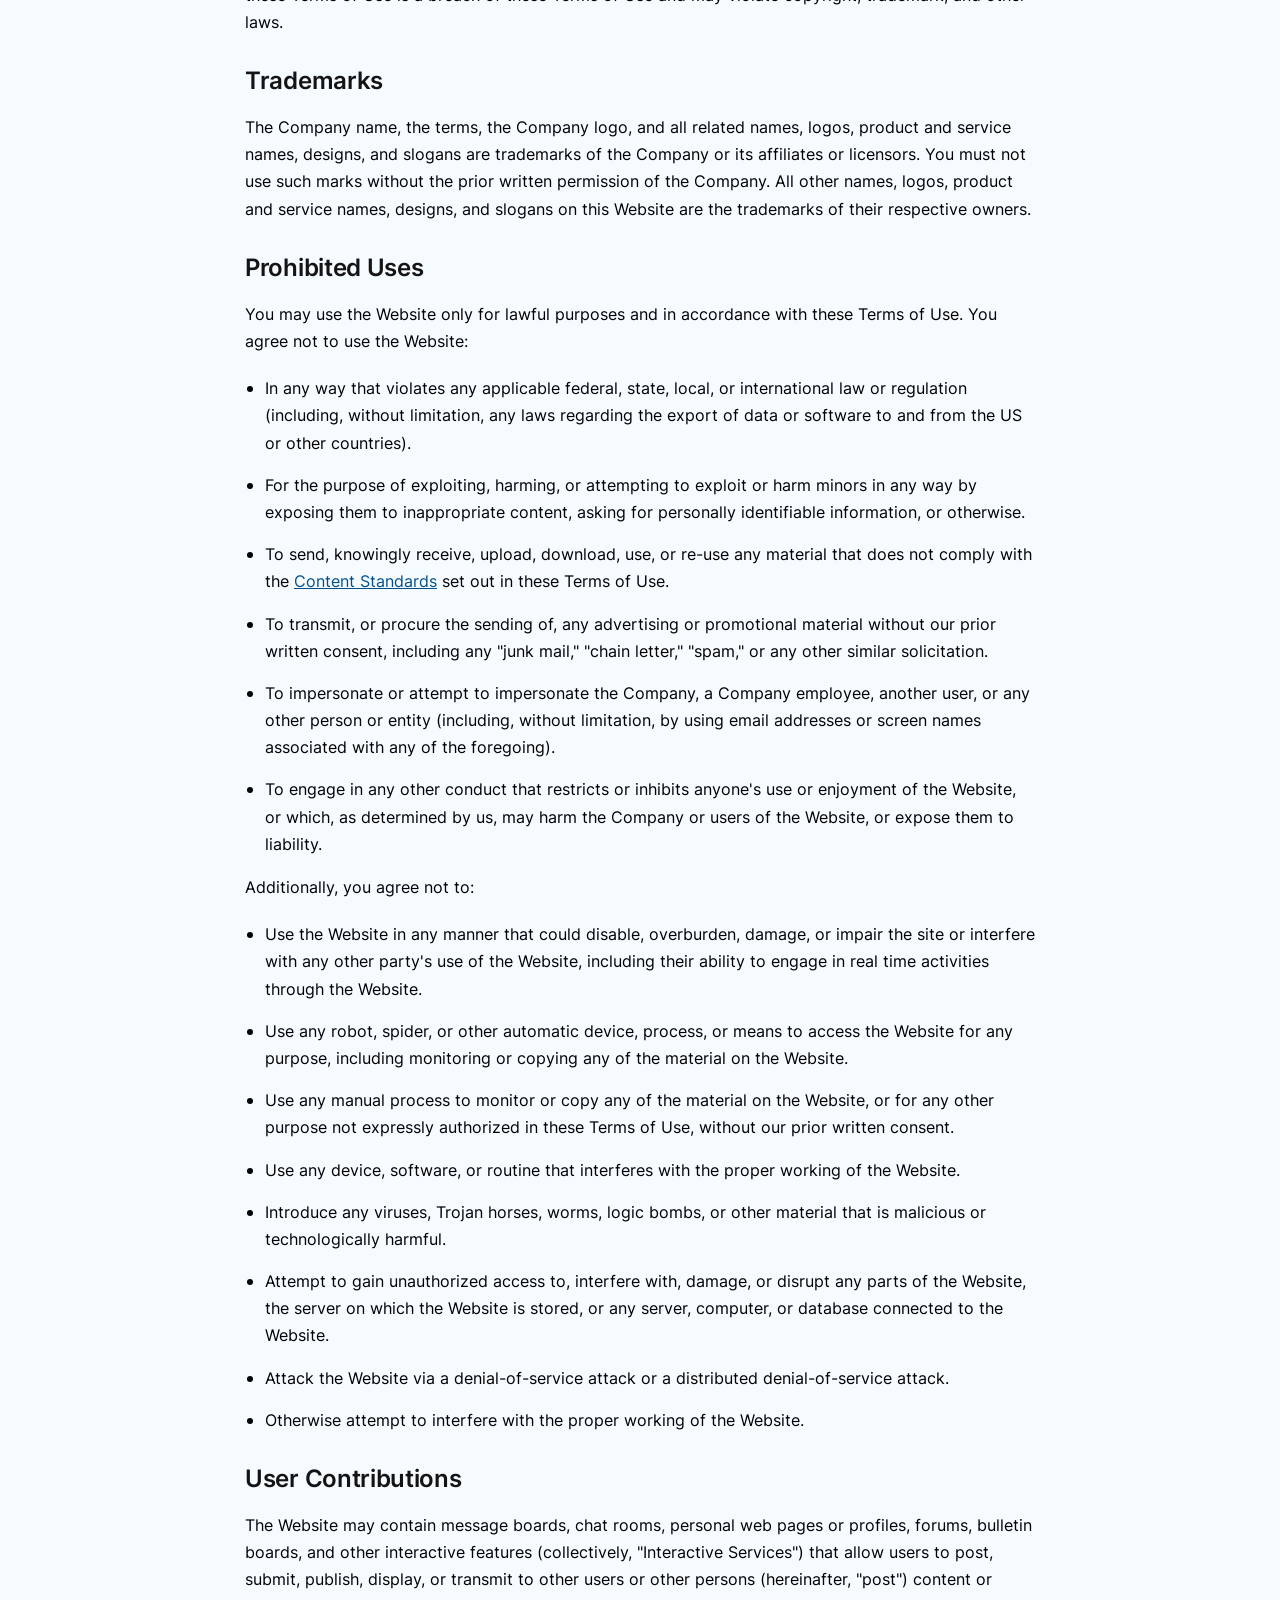
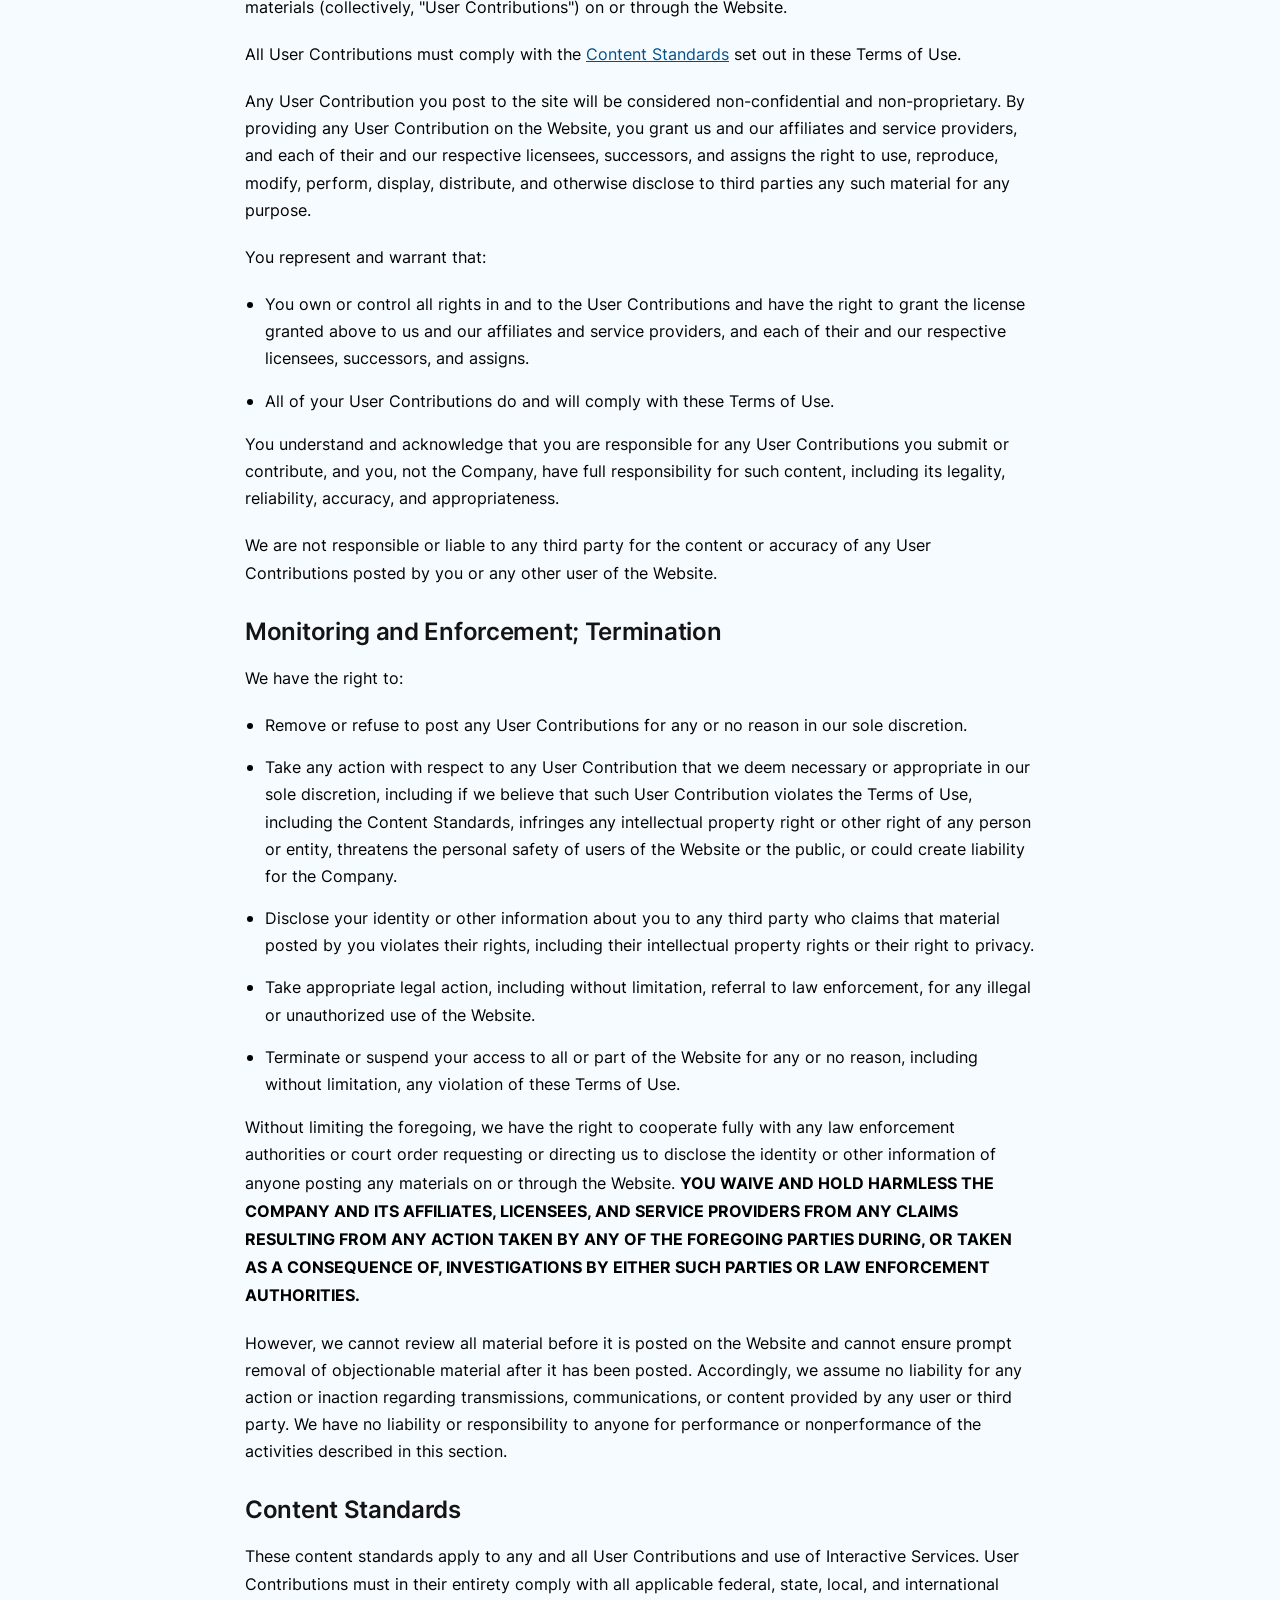
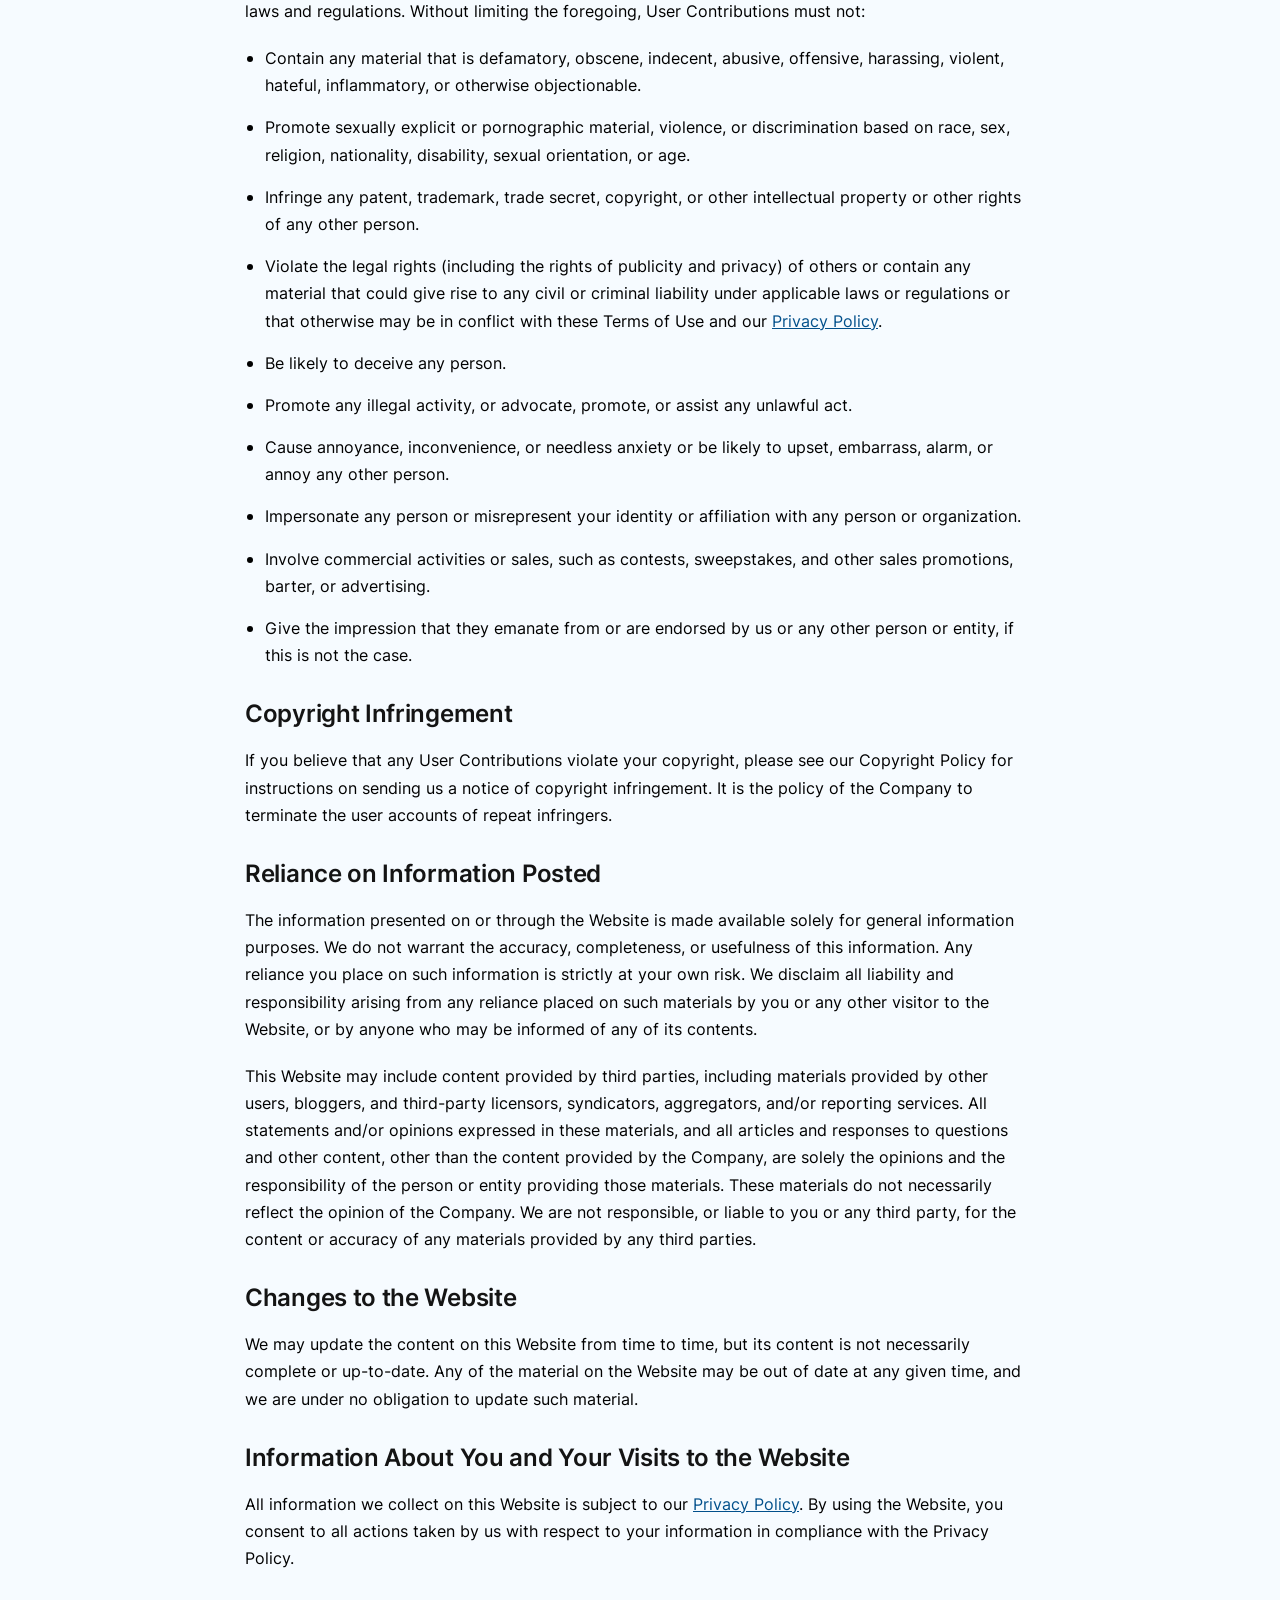
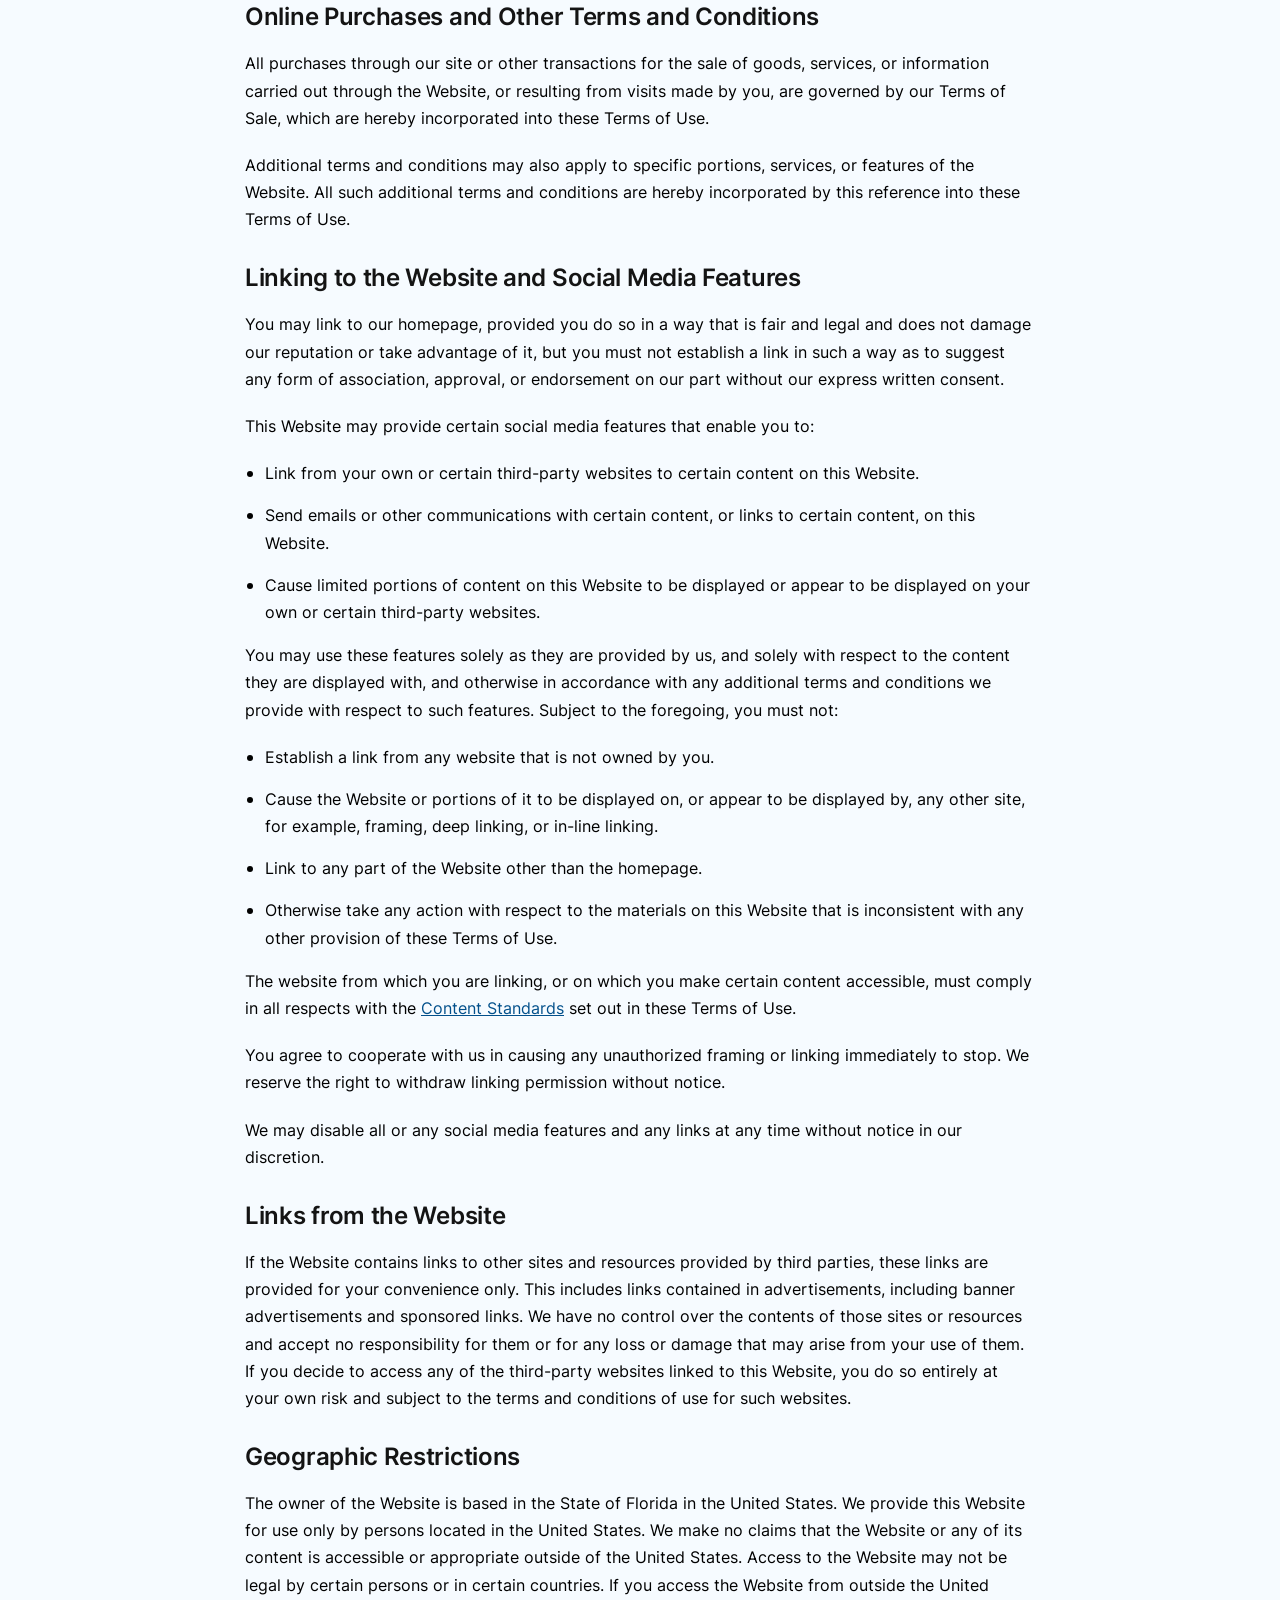
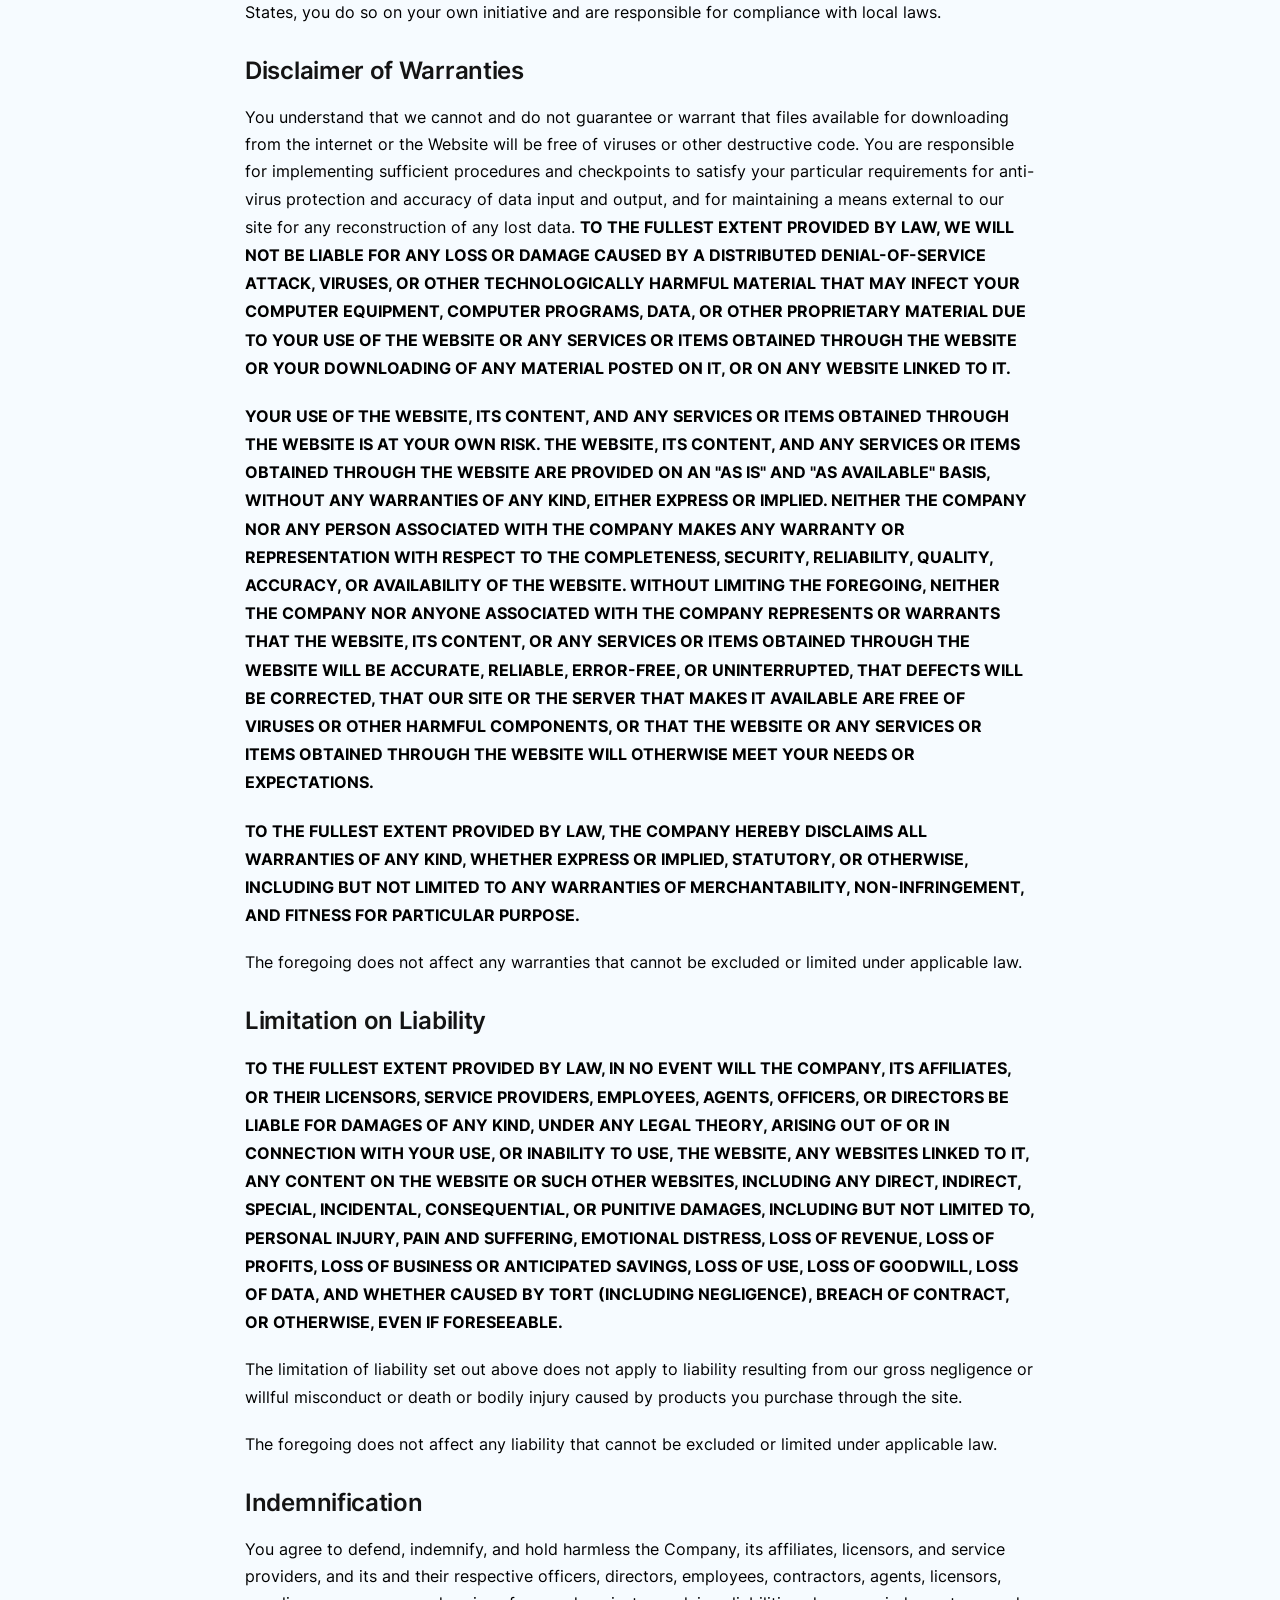
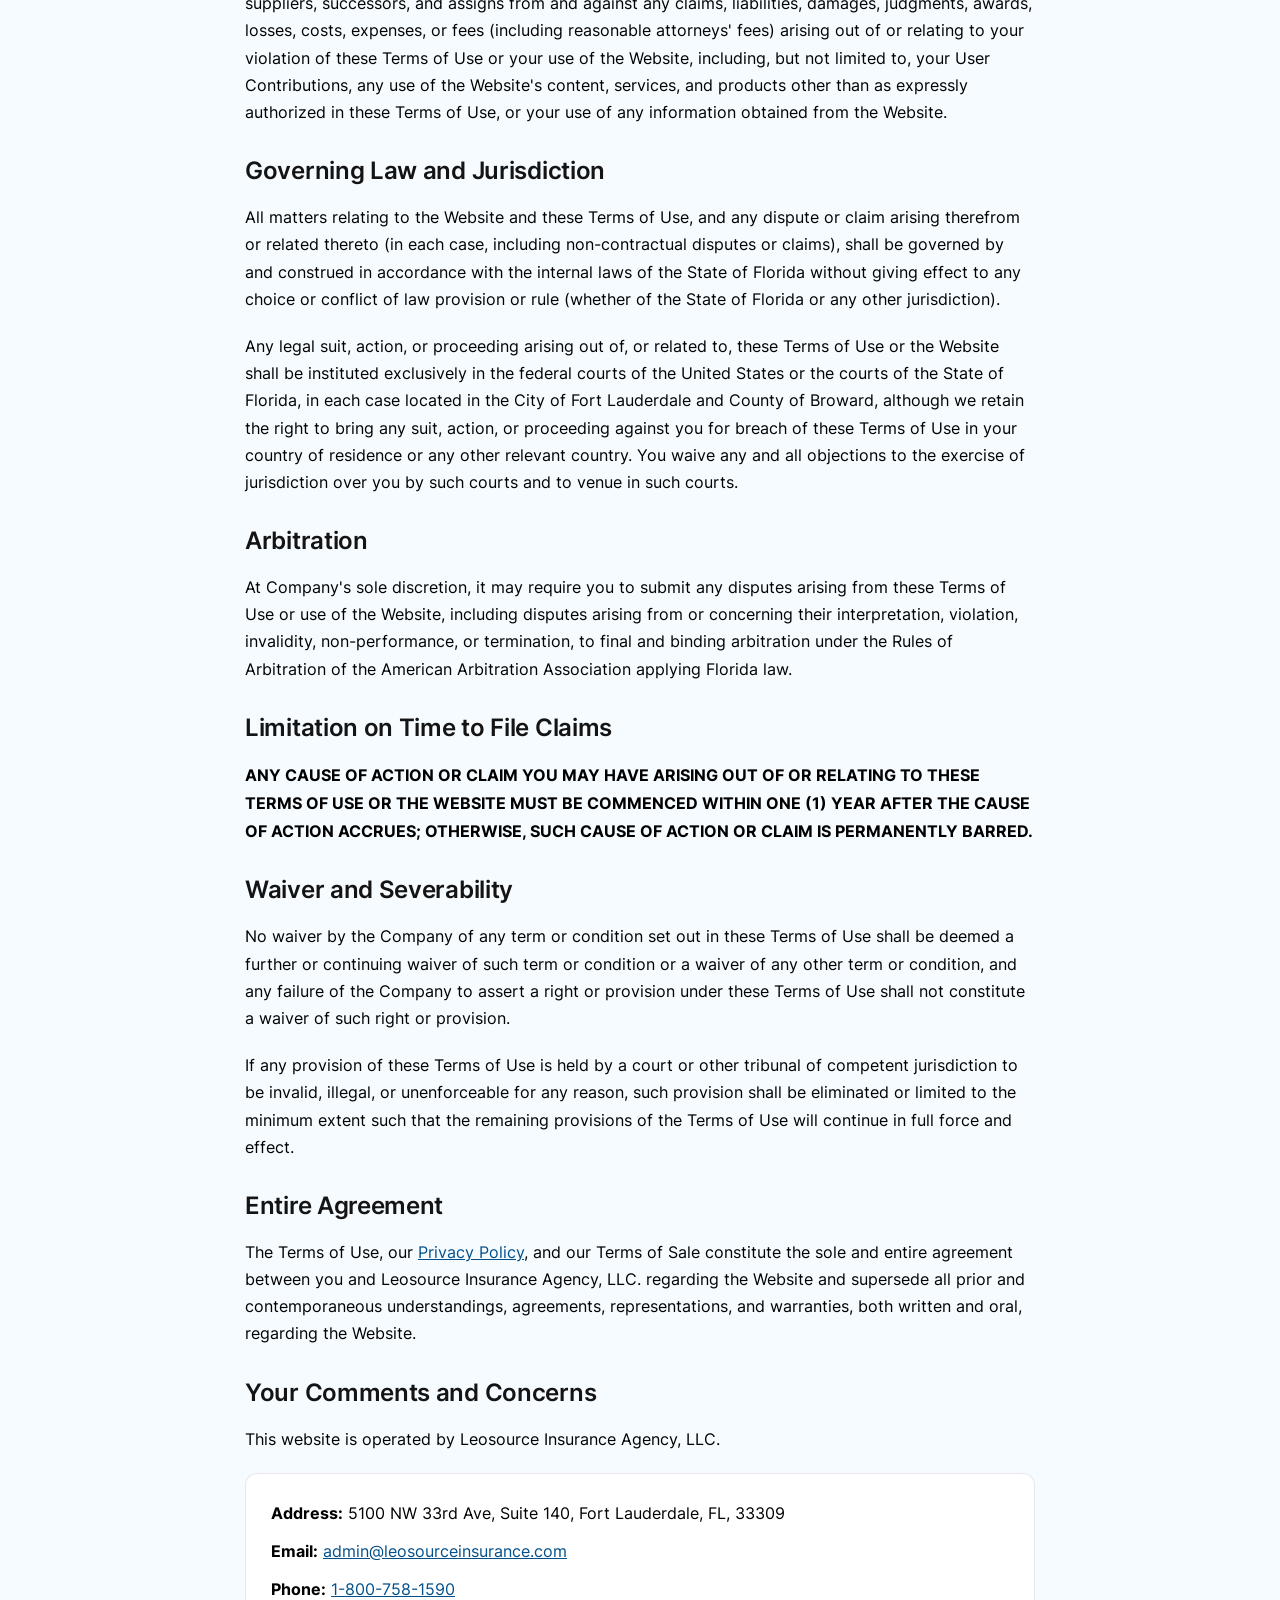
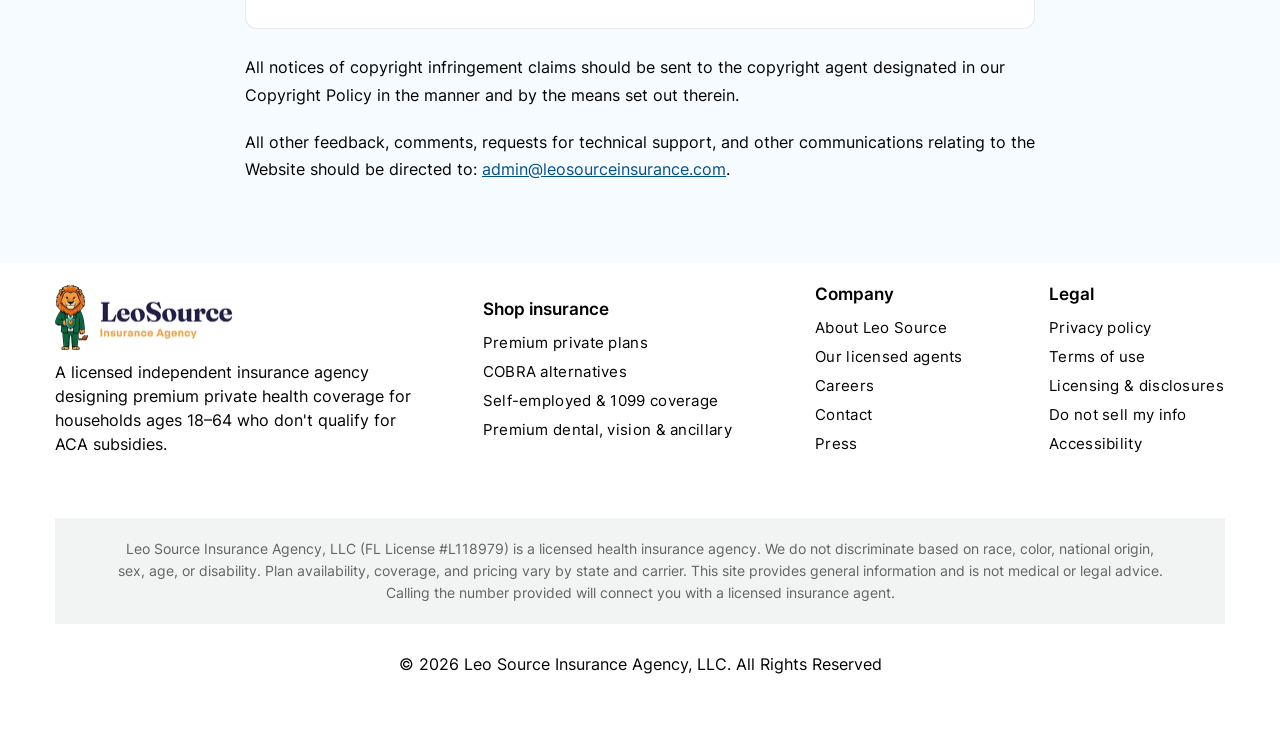
<file: term.html>
<!doctype html>
<html>
<head>
<meta charset="utf-8">
<meta name="viewport" content="width=device-width, initial-scale=1.0, maximum-scale=1.0, user-scalable=no" />
<link rel="shortcut icon" type="image/x-icon" href="images/favicon.webp">
<title>LeoSource Insurance Agency</title>

<!------css link---------->
<link rel="stylesheet" type="text/css" href="css/style.css">


<link rel="preload" href="css/Inter-Regular.woff2" as="font" type="font/woff2" crossorigin>
<link rel="preload" href="css/Inter-SemiBold.woff2" as="font" type="font/woff2" crossorigin>
<link rel="preload" href="css/Inter-Bold.woff2" as="font" type="font/woff2" crossorigin>
<link rel="preload" href="css/Inter-ExtraBold.woff2" as="font" type="font/woff2" crossorigin>
<link rel="preload" href="css/PublicSans-Regular.woff2" as="font" type="font/woff2" crossorigin>
<link rel="preload" href="css/PublicSans-Medium.woff2" as="font" type="font/woff2" crossorigin>
<link rel="preload" href="css/PublicSans-ExtraBold.woff2" as="font" type="font/woff2" crossorigin>
<link rel="preload" href="css/PublicSans-Black.woff2" as="font" type="font/woff2" crossorigin>

<script type="text/javascript">
    (function(c,l,a,r,i,t,y){
        c[a]=c[a]||function(){(c[a].q=c[a].q||[]).push(arguments)};
        t=l.createElement(r);t.async=1;t.src="https://www.clarity.ms/tag/"+i;
        y=l.getElementsByTagName(r)[0];y.parentNode.insertBefore(t,y);
    })(window, document, "clarity", "script", "x0ifuryqyz");
</script>

<!-- Taboola Pixel Code -->
<script type='text/javascript'>
  window._tfa = window._tfa || [];
  window._tfa.push({notify: 'event', name: 'page_view', id: 2076128});
  !function (t, f, a, x) {
         if (!document.getElementById(x)) {
            t.async = 1;t.src = a;t.id=x;f.parentNode.insertBefore(t, f);
         }
  }(document.createElement('script'),
  document.getElementsByTagName('script')[0],
  '//cdn.taboola.com/libtrc/unip/2076128/tfa.js',
  'tb_tfa_script');
</script>
<!-- End of Taboola Pixel Code -->

</head>

<body>

<!-------Top-Caption------->
<div class="top_caption">
    <div class="container">
        <p>New 2026 Health Plans Now Available</p>
    </div>
</div>

<!----------Header--------->
<div class="header">
    <div class="container">
		<div class="header_row">  
        	<img src="images/logo.webp" alt="logo" class="logo">
                            
            <a href="tel:+18007581590" class="header_right">
                <div class="header_call_icon">
                    <img src="images/call-icn.webp" alt="icon" class="header_call animated tada">
                </div>
                <div class="header_right_content">
                    <p class="header_right_text1">Speak with a Licensed Advisor</p>
                    <p class="header_right_text2">(800) 758-1590</p>
                    <p class="header_right_text3">12 Agents Available Now</p>
                </div>
            </a>                
            
        </div>
    </div>
</div>


<div class="modal_section">
	<div class="container">
    	<div class="legal-page">
    		<div class="legal-page__inner">
        <a href="index.html" class="legal-page__back">← Back to home</a>

        <span class="legal-page__eyebrow">Legal</span>
        <h1>Website Terms of Use</h1>
        <p class="legal-page__meta">Last Modified: 03/29/2024</p>

        <h2>Acceptance of the Terms of Use</h2>
        <p>These terms of use are entered into by and between you and Leosource Insurance Agency,
          LLC. ("Company," "we," or "us"). The following terms and conditions, together with any
          documents they expressly incorporate by reference (collectively, "Terms of Use"), govern
          your access to and use of leosourceinsurance.com, including any content, functionality,
          and services offered on or through leosourceinsurance.com (the "Website"), whether as a
          guest or a registered user.
        </p>
        <p>
          Please read the Terms of Use carefully before you start to use the Website. By using the
          Website or by clicking to accept or agree to the Terms of Use when this option is made
          available to you, you accept and agree to be bound and abide by these Terms of Use and
          our <a href="privacy-policy.html">Privacy Policy</a>, incorporated herein by reference.
          If you do not want to agree to these Terms of Use or the Privacy Policy, you must not
          access or use the Website.
        </p>
        <p>
          This Website is offered and available to users who are 18 years of age or older and
          reside in the United States or any of its territories or possessions. By using this
          Website, you represent and warrant that you are of legal age to form a binding contract
          with the Company and meet all of the foregoing eligibility requirements. If you do not
          meet all of these requirements, you must not access or use the Website.
        </p>

        <h2>Changes to the Terms of Use</h2>
        <p>
          We may revise and update these Terms of Use from time to time in our sole discretion.
          All changes are effective immediately when we post them, and apply to all access to and
          use of the Website thereafter. However, any changes to the dispute resolution provisions
          set out in <a href="#governing-law">Governing Law and Jurisdiction</a> will not apply to
          any disputes for which the parties have actual notice on or before the date the change
          is posted on the Website.
        </p>
        <p>
          Your continued use of the Website following the posting of revised Terms of Use means
          that you accept and agree to the changes. You are expected to check this page from time
          to time so you are aware of any changes, as they are binding on you.
        </p>

        <h2>Accessing the Website and Account Security</h2>
        <p>
          We reserve the right to withdraw or amend this Website, and any service or material we
          provide on the Website, in our sole discretion without notice. We will not be liable if
          for any reason all or any part of the Website is unavailable at any time or for any
          period. From time to time, we may restrict user access, including registered user
          access, to some parts of the Website or the entire Website.
        </p>
        <p>You are responsible for both:</p>
        <ul>
          <li>Making all arrangements necessary for you to have access to the Website.</li>
          <li>
            Ensuring that all persons who access the Website through your internet connection are
            aware of these Terms of Use and comply with them.
          </li>
        </ul>
        <p>
          To access the Website or some of the resources it offers, you may be asked to provide
          certain registration details or other information. It is a condition of your use of the
          Website that all the information you provide on the Website is correct, current, and
          complete. You agree that all information you provide to register with this Website or
          otherwise, including, but not limited to, through the use of any interactive features on
          the Website, is governed by our <a href="privacy-policy.html">Privacy Policy</a>, and
          you consent to all actions we take with respect to your information consistent with our
          Privacy Policy.
        </p>
        <p>
          If you choose, or are provided with, a username, password, or any other piece of
          information as part of our security procedures, you must treat such information as
          confidential, and you must not disclose it to any other person or entity. You also
          acknowledge that your account is personal to you and agree not to provide any other
          person with access to this Website or portions of it using your username, password, or
          other security information. You agree to notify us immediately of any unauthorized
          access to or use of your username or password or any other breach of security. You also
          agree to ensure that you exit from your account at the end of each session. You should
          use particular caution when accessing your account from a public or shared computer so
          that others are not able to view or record your password or other personal information.
        </p>
        <p>
          We have the right to disable any username, password, or other identifier, whether chosen
          by you or provided by us, at any time in our sole discretion for any or no reason,
          including if, in our opinion, you have violated any provision of these Terms of Use.
        </p>

        <h2>Intellectual Property Rights</h2>
        <p>
          The Website and its entire contents, features, and functionality (including but not
          limited to all information, software, text, displays, images, video, and audio, and the
          design, selection, and arrangement thereof) are owned by the Company, its licensors, or
          other providers of such material and are protected by United States and international
          copyright, trademark, patent, trade secret, and other intellectual property or
          proprietary rights laws.
        </p>
        <p>
          These Terms of Use permit you to use the Website for your personal, non-commercial use
          only. You must not reproduce, distribute, modify, create derivative works of, publicly
          display, publicly perform, republish, download, store, or transmit any of the material
          on our Website, except as follows:
        </p>
        <ul>
          <li>
            Your computer may temporarily store copies of such materials in RAM incidental to your
            accessing and viewing those materials.
          </li>
          <li>You may store files that are automatically cached by your Web browser for display enhancement purposes.</li>
          <li>
            You may print or download one copy of a reasonable number of pages of the Website for
            your own personal, non-commercial use and not for further reproduction, publication, or
            distribution.
          </li>
          <li>
            If we provide desktop, mobile, or other applications for download, you may download a
            single copy to your computer or mobile device solely for your own personal,
            non-commercial use, provided you agree to be bound by our end user license agreement
            for such applications.
          </li>
        </ul>
        <p>You must not:</p>
        <ul>
          <li>Modify copies of any materials from this site.</li>
          <li>Use any illustrations, photographs, video or audio sequences, or any graphics separately from the accompanying text.</li>
          <li>Delete or alter any copyright, trademark, or other proprietary rights notices from copies of materials from this site.</li>
        </ul>
        <p>
          You must not access or use for any commercial purposes any part of the Website or any
          services or materials available through the Website.
        </p>
        <p>
          If you wish to make any use of material on the Website other than that set out in this
          section, please address your request to:
          <a href="mailto:admin@leosourceinsurance.com">admin@leosourceinsurance.com</a>.
        </p>
        <p>
          If you print, copy, modify, download, or otherwise use or provide any other person with
          access to any part of the Website in breach of the Terms of Use, your right to use the
          Website will stop immediately and you must, at our option, return or destroy any copies
          of the materials you have made. No right, title, or interest in or to the Website or
          any content on the Website is transferred to you, and all rights not expressly granted
          are reserved by the Company. Any use of the Website not expressly permitted by these
          Terms of Use is a breach of these Terms of Use and may violate copyright, trademark, and
          other laws.
        </p>

        <h2>Trademarks</h2>
        <p>
          The Company name, the terms, the Company logo, and all related names, logos, product
          and service names, designs, and slogans are trademarks of the Company or its affiliates
          or licensors. You must not use such marks without the prior written permission of the
          Company. All other names, logos, product and service names, designs, and slogans on
          this Website are the trademarks of their respective owners.
        </p>

        <h2>Prohibited Uses</h2>
        <p>
          You may use the Website only for lawful purposes and in accordance with these Terms of
          Use. You agree not to use the Website:
        </p>
        <ul>
          <li>
            In any way that violates any applicable federal, state, local, or international law
            or regulation (including, without limitation, any laws regarding the export of data or
            software to and from the US or other countries).
          </li>
          <li>
            For the purpose of exploiting, harming, or attempting to exploit or harm minors in any
            way by exposing them to inappropriate content, asking for personally identifiable
            information, or otherwise.
          </li>
          <li>
            To send, knowingly receive, upload, download, use, or re-use any material that does
            not comply with the <a href="#content-standards">Content Standards</a> set out in
            these Terms of Use.
          </li>
          <li>
            To transmit, or procure the sending of, any advertising or promotional material
            without our prior written consent, including any "junk mail," "chain letter," "spam,"
            or any other similar solicitation.
          </li>
          <li>
            To impersonate or attempt to impersonate the Company, a Company employee, another
            user, or any other person or entity (including, without limitation, by using email
            addresses or screen names associated with any of the foregoing).
          </li>
          <li>
            To engage in any other conduct that restricts or inhibits anyone's use or enjoyment of
            the Website, or which, as determined by us, may harm the Company or users of the
            Website, or expose them to liability.
          </li>
        </ul>
        <p>Additionally, you agree not to:</p>
        <ul>
          <li>
            Use the Website in any manner that could disable, overburden, damage, or impair the
            site or interfere with any other party's use of the Website, including their ability
            to engage in real time activities through the Website.
          </li>
          <li>
            Use any robot, spider, or other automatic device, process, or means to access the
            Website for any purpose, including monitoring or copying any of the material on the
            Website.
          </li>
          <li>
            Use any manual process to monitor or copy any of the material on the Website, or for
            any other purpose not expressly authorized in these Terms of Use, without our prior
            written consent.
          </li>
          <li>Use any device, software, or routine that interferes with the proper working of the Website.</li>
          <li>Introduce any viruses, Trojan horses, worms, logic bombs, or other material that is malicious or technologically harmful.</li>
          <li>
            Attempt to gain unauthorized access to, interfere with, damage, or disrupt any parts
            of the Website, the server on which the Website is stored, or any server, computer, or
            database connected to the Website.
          </li>
          <li>Attack the Website via a denial-of-service attack or a distributed denial-of-service attack.</li>
          <li>Otherwise attempt to interfere with the proper working of the Website.</li>
        </ul>

        <h2>User Contributions</h2>
        <p>
          The Website may contain message boards, chat rooms, personal web pages or profiles,
          forums, bulletin boards, and other interactive features (collectively, "Interactive
          Services") that allow users to post, submit, publish, display, or transmit to other
          users or other persons (hereinafter, "post") content or materials (collectively, "User
          Contributions") on or through the Website.
        </p>
        <p>
          All User Contributions must comply with the
          <a href="#content-standards">Content Standards</a> set out in these Terms of Use.
        </p>
        <p>
          Any User Contribution you post to the site will be considered non-confidential and
          non-proprietary. By providing any User Contribution on the Website, you grant us and
          our affiliates and service providers, and each of their and our respective licensees,
          successors, and assigns the right to use, reproduce, modify, perform, display,
          distribute, and otherwise disclose to third parties any such material for any purpose.
        </p>
        <p>You represent and warrant that:</p>
        <ul>
          <li>
            You own or control all rights in and to the User Contributions and have the right to
            grant the license granted above to us and our affiliates and service providers, and
            each of their and our respective licensees, successors, and assigns.
          </li>
          <li>All of your User Contributions do and will comply with these Terms of Use.</li>
        </ul>
        <p>
          You understand and acknowledge that you are responsible for any User Contributions you
          submit or contribute, and you, not the Company, have full responsibility for such
          content, including its legality, reliability, accuracy, and appropriateness.
        </p>
        <p>
          We are not responsible or liable to any third party for the content or accuracy of any
          User Contributions posted by you or any other user of the Website.
        </p>

        <h2>Monitoring and Enforcement; Termination</h2>
        <p>We have the right to:</p>
        <ul>
          <li>Remove or refuse to post any User Contributions for any or no reason in our sole discretion.</li>
          <li>
            Take any action with respect to any User Contribution that we deem necessary or
            appropriate in our sole discretion, including if we believe that such User
            Contribution violates the Terms of Use, including the Content Standards, infringes any
            intellectual property right or other right of any person or entity, threatens the
            personal safety of users of the Website or the public, or could create liability for
            the Company.
          </li>
          <li>
            Disclose your identity or other information about you to any third party who claims
            that material posted by you violates their rights, including their intellectual
            property rights or their right to privacy.
          </li>
          <li>
            Take appropriate legal action, including without limitation, referral to law
            enforcement, for any illegal or unauthorized use of the Website.
          </li>
          <li>
            Terminate or suspend your access to all or part of the Website for any or no reason,
            including without limitation, any violation of these Terms of Use.
          </li>
        </ul>
        <p>
          Without limiting the foregoing, we have the right to cooperate fully with any law
          enforcement authorities or court order requesting or directing us to disclose the
          identity or other information of anyone posting any materials on or through the Website.
          <strong class="legal-caps">YOU WAIVE AND HOLD HARMLESS THE COMPANY AND ITS AFFILIATES,
          LICENSEES, AND SERVICE PROVIDERS FROM ANY CLAIMS RESULTING FROM ANY ACTION TAKEN BY ANY
          OF THE FOREGOING PARTIES DURING, OR TAKEN AS A CONSEQUENCE OF, INVESTIGATIONS BY EITHER
          SUCH PARTIES OR LAW ENFORCEMENT AUTHORITIES.</strong>
        </p>
        <p>
          However, we cannot review all material before it is posted on the Website and cannot
          ensure prompt removal of objectionable material after it has been posted. Accordingly,
          we assume no liability for any action or inaction regarding transmissions,
          communications, or content provided by any user or third party. We have no liability or
          responsibility to anyone for performance or nonperformance of the activities described
          in this section.
        </p>

        <h2 id="content-standards">Content Standards</h2>
        <p>
          These content standards apply to any and all User Contributions and use of Interactive
          Services. User Contributions must in their entirety comply with all applicable federal,
          state, local, and international laws and regulations. Without limiting the foregoing,
          User Contributions must not:
        </p>
        <ul>
          <li>
            Contain any material that is defamatory, obscene, indecent, abusive, offensive,
            harassing, violent, hateful, inflammatory, or otherwise objectionable.
          </li>
          <li>
            Promote sexually explicit or pornographic material, violence, or discrimination based
            on race, sex, religion, nationality, disability, sexual orientation, or age.
          </li>
          <li>Infringe any patent, trademark, trade secret, copyright, or other intellectual property or other rights of any other person.</li>
          <li>
            Violate the legal rights (including the rights of publicity and privacy) of others or
            contain any material that could give rise to any civil or criminal liability under
            applicable laws or regulations or that otherwise may be in conflict with these Terms
            of Use and our <a href="privacy-policy.html">Privacy Policy</a>.
          </li>
          <li>Be likely to deceive any person.</li>
          <li>Promote any illegal activity, or advocate, promote, or assist any unlawful act.</li>
          <li>Cause annoyance, inconvenience, or needless anxiety or be likely to upset, embarrass, alarm, or annoy any other person.</li>
          <li>Impersonate any person or misrepresent your identity or affiliation with any person or organization.</li>
          <li>Involve commercial activities or sales, such as contests, sweepstakes, and other sales promotions, barter, or advertising.</li>
          <li>Give the impression that they emanate from or are endorsed by us or any other person or entity, if this is not the case.</li>
        </ul>

        <h2>Copyright Infringement</h2>
        <p>
          If you believe that any User Contributions violate your copyright, please see our
          Copyright Policy for instructions on sending us a notice of copyright infringement. It
          is the policy of the Company to terminate the user accounts of repeat infringers.
        </p>

        <h2>Reliance on Information Posted</h2>
        <p>
          The information presented on or through the Website is made available solely for
          general information purposes. We do not warrant the accuracy, completeness, or
          usefulness of this information. Any reliance you place on such information is strictly
          at your own risk. We disclaim all liability and responsibility arising from any reliance
          placed on such materials by you or any other visitor to the Website, or by anyone who
          may be informed of any of its contents.
        </p>
        <p>
          This Website may include content provided by third parties, including materials
          provided by other users, bloggers, and third-party licensors, syndicators, aggregators,
          and/or reporting services. All statements and/or opinions expressed in these materials,
          and all articles and responses to questions and other content, other than the content
          provided by the Company, are solely the opinions and the responsibility of the person
          or entity providing those materials. These materials do not necessarily reflect the
          opinion of the Company. We are not responsible, or liable to you or any third party,
          for the content or accuracy of any materials provided by any third parties.
        </p>

        <h2>Changes to the Website</h2>
        <p>
          We may update the content on this Website from time to time, but its content is not
          necessarily complete or up-to-date. Any of the material on the Website may be out of
          date at any given time, and we are under no obligation to update such material.
        </p>

        <h2>Information About You and Your Visits to the Website</h2>
        <p>
          All information we collect on this Website is subject to our
          <a href="privacy-policy.html">Privacy Policy</a>. By using the Website, you consent to
          all actions taken by us with respect to your information in compliance with the Privacy
          Policy.
        </p>

        <h2>Online Purchases and Other Terms and Conditions</h2>
        <p>
          All purchases through our site or other transactions for the sale of goods, services, or
          information carried out through the Website, or resulting from visits made by you, are
          governed by our Terms of Sale, which are hereby incorporated into these Terms of Use.
        </p>
        <p>
          Additional terms and conditions may also apply to specific portions, services, or
          features of the Website. All such additional terms and conditions are hereby
          incorporated by this reference into these Terms of Use.
        </p>

        <h2>Linking to the Website and Social Media Features</h2>
        <p>
          You may link to our homepage, provided you do so in a way that is fair and legal and
          does not damage our reputation or take advantage of it, but you must not establish a
          link in such a way as to suggest any form of association, approval, or endorsement on
          our part without our express written consent.
        </p>
        <p>This Website may provide certain social media features that enable you to:</p>
        <ul>
          <li>Link from your own or certain third-party websites to certain content on this Website.</li>
          <li>Send emails or other communications with certain content, or links to certain content, on this Website.</li>
          <li>Cause limited portions of content on this Website to be displayed or appear to be displayed on your own or certain third-party websites.</li>
        </ul>
        <p>
          You may use these features solely as they are provided by us, and solely with respect
          to the content they are displayed with, and otherwise in accordance with any additional
          terms and conditions we provide with respect to such features. Subject to the
          foregoing, you must not:
        </p>
        <ul>
          <li>Establish a link from any website that is not owned by you.</li>
          <li>Cause the Website or portions of it to be displayed on, or appear to be displayed by, any other site, for example, framing, deep linking, or in-line linking.</li>
          <li>Link to any part of the Website other than the homepage.</li>
          <li>Otherwise take any action with respect to the materials on this Website that is inconsistent with any other provision of these Terms of Use.</li>
        </ul>
        <p>
          The website from which you are linking, or on which you make certain content
          accessible, must comply in all respects with the
          <a href="#content-standards">Content Standards</a> set out in these Terms of Use.
        </p>
        <p>
          You agree to cooperate with us in causing any unauthorized framing or linking
          immediately to stop. We reserve the right to withdraw linking permission without notice.
        </p>
        <p>We may disable all or any social media features and any links at any time without notice in our discretion.</p>

        <h2>Links from the Website</h2>
        <p>
          If the Website contains links to other sites and resources provided by third parties,
          these links are provided for your convenience only. This includes links contained in
          advertisements, including banner advertisements and sponsored links. We have no control
          over the contents of those sites or resources and accept no responsibility for them or
          for any loss or damage that may arise from your use of them. If you decide to access
          any of the third-party websites linked to this Website, you do so entirely at your own
          risk and subject to the terms and conditions of use for such websites.
        </p>

        <h2>Geographic Restrictions</h2>
        <p>
          The owner of the Website is based in the State of Florida in the United States. We
          provide this Website for use only by persons located in the United States. We make no
          claims that the Website or any of its content is accessible or appropriate outside of
          the United States. Access to the Website may not be legal by certain persons or in
          certain countries. If you access the Website from outside the United States, you do so
          on your own initiative and are responsible for compliance with local laws.
        </p>

        <h2>Disclaimer of Warranties</h2>
        <p>
          You understand that we cannot and do not guarantee or warrant that files available for
          downloading from the internet or the Website will be free of viruses or other
          destructive code. You are responsible for implementing sufficient procedures and
          checkpoints to satisfy your particular requirements for anti-virus protection and
          accuracy of data input and output, and for maintaining a means external to our site for
          any reconstruction of any lost data. <strong class="legal-caps">TO THE FULLEST EXTENT
          PROVIDED BY LAW, WE WILL NOT BE LIABLE FOR ANY LOSS OR DAMAGE CAUSED BY A DISTRIBUTED
          DENIAL-OF-SERVICE ATTACK, VIRUSES, OR OTHER TECHNOLOGICALLY HARMFUL MATERIAL THAT MAY
          INFECT YOUR COMPUTER EQUIPMENT, COMPUTER PROGRAMS, DATA, OR OTHER PROPRIETARY MATERIAL
          DUE TO YOUR USE OF THE WEBSITE OR ANY SERVICES OR ITEMS OBTAINED THROUGH THE WEBSITE OR
          YOUR DOWNLOADING OF ANY MATERIAL POSTED ON IT, OR ON ANY WEBSITE LINKED TO IT.</strong>
        </p>
        <p>
          <strong class="legal-caps">YOUR USE OF THE WEBSITE, ITS CONTENT, AND ANY SERVICES OR
          ITEMS OBTAINED THROUGH THE WEBSITE IS AT YOUR OWN RISK. THE WEBSITE, ITS CONTENT, AND
          ANY SERVICES OR ITEMS OBTAINED THROUGH THE WEBSITE ARE PROVIDED ON AN "AS IS" AND "AS
          AVAILABLE" BASIS, WITHOUT ANY WARRANTIES OF ANY KIND, EITHER EXPRESS OR IMPLIED. NEITHER
          THE COMPANY NOR ANY PERSON ASSOCIATED WITH THE COMPANY MAKES ANY WARRANTY OR
          REPRESENTATION WITH RESPECT TO THE COMPLETENESS, SECURITY, RELIABILITY, QUALITY,
          ACCURACY, OR AVAILABILITY OF THE WEBSITE. WITHOUT LIMITING THE FOREGOING, NEITHER THE
          COMPANY NOR ANYONE ASSOCIATED WITH THE COMPANY REPRESENTS OR WARRANTS THAT THE WEBSITE,
          ITS CONTENT, OR ANY SERVICES OR ITEMS OBTAINED THROUGH THE WEBSITE WILL BE ACCURATE,
          RELIABLE, ERROR-FREE, OR UNINTERRUPTED, THAT DEFECTS WILL BE CORRECTED, THAT OUR SITE OR
          THE SERVER THAT MAKES IT AVAILABLE ARE FREE OF VIRUSES OR OTHER HARMFUL COMPONENTS, OR
          THAT THE WEBSITE OR ANY SERVICES OR ITEMS OBTAINED THROUGH THE WEBSITE WILL OTHERWISE
          MEET YOUR NEEDS OR EXPECTATIONS.</strong>
        </p>
        <p>
          <strong class="legal-caps">TO THE FULLEST EXTENT PROVIDED BY LAW, THE COMPANY HEREBY
          DISCLAIMS ALL WARRANTIES OF ANY KIND, WHETHER EXPRESS OR IMPLIED, STATUTORY, OR
          OTHERWISE, INCLUDING BUT NOT LIMITED TO ANY WARRANTIES OF MERCHANTABILITY,
          NON-INFRINGEMENT, AND FITNESS FOR PARTICULAR PURPOSE.</strong>
        </p>
        <p>The foregoing does not affect any warranties that cannot be excluded or limited under applicable law.</p>

        <h2>Limitation on Liability</h2>
        <p>
          <strong class="legal-caps">TO THE FULLEST EXTENT PROVIDED BY LAW, IN NO EVENT WILL THE
          COMPANY, ITS AFFILIATES, OR THEIR LICENSORS, SERVICE PROVIDERS, EMPLOYEES, AGENTS,
          OFFICERS, OR DIRECTORS BE LIABLE FOR DAMAGES OF ANY KIND, UNDER ANY LEGAL THEORY,
          ARISING OUT OF OR IN CONNECTION WITH YOUR USE, OR INABILITY TO USE, THE WEBSITE, ANY
          WEBSITES LINKED TO IT, ANY CONTENT ON THE WEBSITE OR SUCH OTHER WEBSITES, INCLUDING ANY
          DIRECT, INDIRECT, SPECIAL, INCIDENTAL, CONSEQUENTIAL, OR PUNITIVE DAMAGES, INCLUDING BUT
          NOT LIMITED TO, PERSONAL INJURY, PAIN AND SUFFERING, EMOTIONAL DISTRESS, LOSS OF
          REVENUE, LOSS OF PROFITS, LOSS OF BUSINESS OR ANTICIPATED SAVINGS, LOSS OF USE, LOSS OF
          GOODWILL, LOSS OF DATA, AND WHETHER CAUSED BY TORT (INCLUDING NEGLIGENCE), BREACH OF
          CONTRACT, OR OTHERWISE, EVEN IF FORESEEABLE.</strong>
        </p>
        <p>
          The limitation of liability set out above does not apply to liability resulting from our
          gross negligence or willful misconduct or death or bodily injury caused by products you
          purchase through the site.
        </p>
        <p>The foregoing does not affect any liability that cannot be excluded or limited under applicable law.</p>

        <h2>Indemnification</h2>
        <p>
          You agree to defend, indemnify, and hold harmless the Company, its affiliates,
          licensors, and service providers, and its and their respective officers, directors,
          employees, contractors, agents, licensors, suppliers, successors, and assigns from and
          against any claims, liabilities, damages, judgments, awards, losses, costs, expenses,
          or fees (including reasonable attorneys' fees) arising out of or relating to your
          violation of these Terms of Use or your use of the Website, including, but not limited
          to, your User Contributions, any use of the Website's content, services, and products
          other than as expressly authorized in these Terms of Use, or your use of any
          information obtained from the Website.
        </p>

        <h2 id="governing-law">Governing Law and Jurisdiction</h2>
        <p>
          All matters relating to the Website and these Terms of Use, and any dispute or claim
          arising therefrom or related thereto (in each case, including non-contractual disputes
          or claims), shall be governed by and construed in accordance with the internal laws of
          the State of Florida without giving effect to any choice or conflict of law provision
          or rule (whether of the State of Florida or any other jurisdiction).
        </p>
        <p>
          Any legal suit, action, or proceeding arising out of, or related to, these Terms of Use
          or the Website shall be instituted exclusively in the federal courts of the United
          States or the courts of the State of Florida, in each case located in the City of Fort
          Lauderdale and County of Broward, although we retain the right to bring any suit,
          action, or proceeding against you for breach of these Terms of Use in your country of
          residence or any other relevant country. You waive any and all objections to the
          exercise of jurisdiction over you by such courts and to venue in such courts.
        </p>

        <h2>Arbitration</h2>
        <p>
          At Company's sole discretion, it may require you to submit any disputes arising from
          these Terms of Use or use of the Website, including disputes arising from or concerning
          their interpretation, violation, invalidity, non-performance, or termination, to final
          and binding arbitration under the Rules of Arbitration of the American Arbitration
          Association applying Florida law.
        </p>

        <h2>Limitation on Time to File Claims</h2>
        <p>
          <strong class="legal-caps">ANY CAUSE OF ACTION OR CLAIM YOU MAY HAVE ARISING OUT OF OR
          RELATING TO THESE TERMS OF USE OR THE WEBSITE MUST BE COMMENCED WITHIN ONE (1) YEAR
          AFTER THE CAUSE OF ACTION ACCRUES; OTHERWISE, SUCH CAUSE OF ACTION OR CLAIM IS
          PERMANENTLY BARRED.</strong>
        </p>

        <h2>Waiver and Severability</h2>
        <p>
          No waiver by the Company of any term or condition set out in these Terms of Use shall
          be deemed a further or continuing waiver of such term or condition or a waiver of any
          other term or condition, and any failure of the Company to assert a right or provision
          under these Terms of Use shall not constitute a waiver of such right or provision.
        </p>
        <p>
          If any provision of these Terms of Use is held by a court or other tribunal of
          competent jurisdiction to be invalid, illegal, or unenforceable for any reason, such
          provision shall be eliminated or limited to the minimum extent such that the remaining
          provisions of the Terms of Use will continue in full force and effect.
        </p>

        <h2>Entire Agreement</h2>
        <p>
          The Terms of Use, our <a href="privacy-policy.html">Privacy Policy</a>, and our Terms of
          Sale constitute the sole and entire agreement between you and Leosource Insurance
          Agency, LLC. regarding the Website and supersede all prior and contemporaneous
          understandings, agreements, representations, and warranties, both written and oral,
          regarding the Website.
        </p>

        <h2>Your Comments and Concerns</h2>
        <p>This website is operated by Leosource Insurance Agency, LLC.</p>
        <div class="legal-page__contact">
          <p style="margin-bottom: 10px;">
            <strong>Address:</strong> 5100 NW 33rd Ave, Suite 140, Fort Lauderdale, FL, 33309
          </p>
          <p style="margin-bottom: 10px;">
            <strong>Email:</strong>
            <a href="mailto:admin@leosourceinsurance.com">admin@leosourceinsurance.com</a>
          </p>
          <p style="margin-bottom: 0;">
            <strong>Phone:</strong> <a href="tel:+18007581590">1-800-758-1590</a>
          </p>
        </div>
        <p style="margin-top: 25px;">
          All notices of copyright infringement claims should be sent to the copyright agent
          designated in our Copyright Policy in the manner and by the means set out therein.
        </p>
        <p>
          All other feedback, comments, requests for technical support, and other communications
          relating to the Website should be directed to:
          <a href="mailto:admin@leosourceinsurance.com">admin@leosourceinsurance.com</a>.
        </p>
      </div>
       </div>
    </div>
</div>


<!---------Footer---------->
<div class="footer">
    <div class="container">
        <div class="footer_links_inner">
            <div class="footer_links_column footer_links_column1">
                <a href="#"><img src="images/logo.webp" class="footer_logo"  alt="logo"></a>
                <p class="footer_links_text">A licensed independent insurance agency designing premium private health coverage for households ages 18–64 who don't qualify for ACA subsidies.</p>
                
            </div>

            <div class="footer_links_column footer_links_column2">
                <p class="footer_links_heading">Shop insurance</p>
                <ul class="footer_links_list">
                    <li><a href="#">Premium private plans</a></li>
                    <li><a href="#">COBRA alternatives</a></li>
                    <li><a href="#">Self-employed & 1099 coverage</a></li>
                    <li><a href="#">Premium dental, vision & ancillary</a></li>
                </ul>
            </div>
            
            <div class="footer_links_column footer_links_column3">
                <p class="footer_links_heading">Company</p>
                <ul class="footer_links_list">
                    <li><a href="#">About Leo Source</a></li>
                    <li><a href="#">Our licensed agents</a></li>
                    <li><a href="#">Careers</a></li>
                    <li><a href="#">Contact</a></li>
                    <li><a href="#">Press</a></li>
                </ul>
            </div>
            
            <div class="footer_links_column footer_links_column4">
                <p class="footer_links_heading">Legal</p>
                <ul class="footer_links_list">
                    <li><a href="privacy.html" target="_blank">Privacy policy</a></li>
                    <li><a href="term.html" target="_blank">Terms of use</a></li>
                    <li><a href="#">Licensing & disclosures</a></li>
                    <li><a href="#">Do not sell my info</a></li>
                    <li><a href="#">Accessibility</a></li>
                </ul>
            </div> 
        </div>
        
        <div class="footer_note_box">
        	<p>Leo Source Insurance Agency, LLC (FL License #L118979) is a licensed health insurance agency. We do not discriminate based on race, color, national origin,
sex, age, or disability. Plan availability, coverage, and pricing vary by state and carrier. This site provides general information and is not medical or legal advice. Calling the number provided will connect you with a licensed insurance agent.</p> 
        </div>
       <p class="footer_text">&copy; <script type="text/javascript">var year = new Date();document.write(year.getFullYear());</script> Leo Source Insurance Agency, LLC. <br class="show-mob">All Rights Reserved</p>
    </div>
</div>

<!---------Script---------->
<script type="text/javascript" src="js/jquery-3.6.0.min.js"></script>

</body>
</html>
</file>
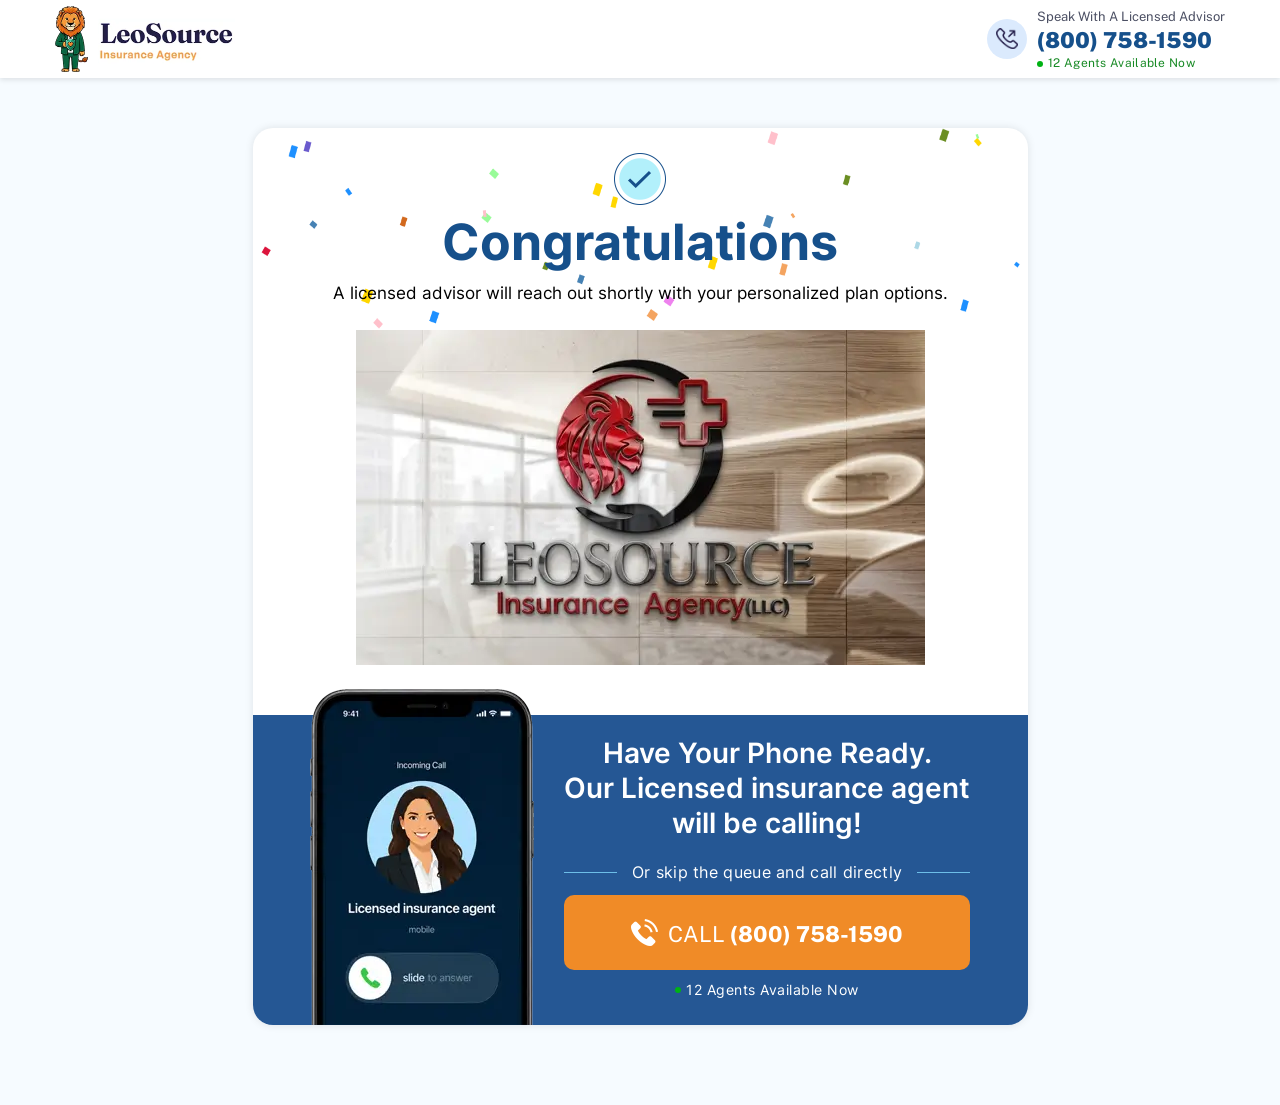
<file: thank-you-v2.html>
<!doctype html>
<html lang="en">
<head>
<meta charset="utf-8">
<meta name="viewport" content="width=device-width, initial-scale=1.0, maximum-scale=1.0, user-scalable=no"/>
<link rel="shortcut icon" type="image/x-icon" href="images/favicon.webp">
<title>LeoSource Insurance Agency</title>

<!------css link---------->
<link rel="stylesheet" type="text/css" href="css/style.css">

<link rel="preload" href="css/Inter-Regular.woff2" as="font" type="font/woff2" crossorigin>
<link rel="preload" href="css/PublicSans-Regular.woff2" as="font" type="font/woff2" crossorigin>
<link rel="preload" href="css/PublicSans-Medium.woff2" as="font" type="font/woff2" crossorigin>
<link rel="preload" href="css/PublicSans-SemiBold.woff2" as="font" type="font/woff2" crossorigin>
<link rel="preload" href="css/PublicSans-Bold.woff2" as="font" type="font/woff2" crossorigin>

<!-- ========================== TRACKING CODES — DO NOT MODIFY ========================== -->
<!-- These scripts power paid ad attribution (ClickFlare, Ringba).                         -->
<!-- Removing or altering them will break conversion tracking and cost real ad dollars.     -->
<!-- If you need to change tracking, update AGENTS.md first and get explicit approval.      -->
<!-- ==================================================================================== -->

<!-- Ringba call tracking tag -->
<script src="//b-js.ringba.com/CA28ed4f20fb83474ba9ae68fe41e6ab78" async></script>

<!-- Bridge: pass ClickFlare click ID to Ringba -->
<script>
(function() {
  var intervalId = setInterval(function() {
    var cfClickId = (window.clickflare && window.clickflare.tracking_params && window.clickflare.tracking_params.click_id)
      || (document.cookie.match(/(^| )cf_click_id=([^;]+)/) || [])[2]
      || '';
    if (cfClickId) {
      (window._rgba_tags = (window._rgba_tags || [])).push({ type: "User", clickid: cfClickId });
      clearInterval(intervalId);
    }
  }, 500);
  setTimeout(function() { clearInterval(intervalId); }, 15000);
})();
</script>

<script type="text/javascript">
    (function(c,l,a,r,i,t,y){
        c[a]=c[a]||function(){(c[a].q=c[a].q||[]).push(arguments)};
        t=l.createElement(r);t.async=1;t.src="https://www.clarity.ms/tag/"+i;
        y=l.getElementsByTagName(r)[0];y.parentNode.insertBefore(t,y);
    })(window, document, "clarity", "script", "x0ifuryqyz");
</script>

<!-- ======================== END TRACKING CODES ======================== -->

<!-- Taboola Pixel Code -->
<script type='text/javascript'>
  window._tfa = window._tfa || [];
  window._tfa.push({notify: 'event', name: 'page_view', id: 2076128});
  !function (t, f, a, x) {
         if (!document.getElementById(x)) {
            t.async = 1;t.src = a;t.id=x;f.parentNode.insertBefore(t, f);
         }
  }(document.createElement('script'),
  document.getElementsByTagName('script')[0],
  '//cdn.taboola.com/libtrc/unip/2076128/tfa.js',
  'tb_tfa_script');
</script>
<!-- End of Taboola Pixel Code -->

</head>

<body>

<!----------Header--------->
<div class="header">
    <div class="container">
		<div class="header_row">  
        	<img src="images/logo.webp" alt="logo" class="logo">
                            
            <a href="tel:+18007581590" class="header_right">
                <div class="header_call_icon">
                    <img src="images/call-icn.webp" alt="icon" class="header_call animated tada">
                </div>
                <div class="header_right_content">
                    <p class="header_right_text1">Speak with a Licensed Advisor</p>
                    <p class="header_right_text2">(800) 758-1590</p>
                    <p class="header_right_text3">12 Agents Available Now</p>
                </div>
            </a>                
            
        </div>
    </div>
</div>

<!------Main-Section------->
<div class="thankyou_section">
	<div class="container">
    	<div class="congrats_box">
        	<div class="congrats_box-top">
            	<img src="images/congrats-checked-icon.webp" class="congrats-checked-icon">
                <h2 class="congrats_heading">Congratulations</h2>
                <p class="congrats_text">A licensed advisor will reach out shortly with your personalized plan options.</p>
                <img src="images/agency-thankyou-img.webp" class="agency-thankyou-img" alt="img">
                
                <canvas id="canvas"></canvas>
            </div>
            <div class="congrats_box2-bottom">
            	<div class="phone-img-col hide-mob"><img src="images/phone-img.webp" alt="img" class="phone-img"></div>
            	<div>
                    <p class="ready-phone-heading">Have Your Phone Ready.<br>Our Licensed insurance agent<br>will be calling!</p>
                    
                    <div class="thankyou-btn-box">
                        <p class="skip-queue"><span>Or skip the queue and call directly</span></p>
                        <a href="tel:+18007581590" class="thankyou-btn">
                            <img src="images/call-button-icon.webp" alt="icon">
                            <div>Call  <span>(800) 758-1590</span> </div>
                       </a>
                       <p class="btn-agent-availabe">12 Agents Available Now</p>
                    </div>
                </div>
            </div>
        </div> 
    </div>
</div>




<!--------Script------------->
<script type="text/javascript" src="js/jquery-3.6.0.min.js"></script>
<script>
let W = window.innerWidth;
let H = window.innerHeight;

const isMobile = window.innerWidth <= 767;

const canvas = document.getElementById("canvas");
const context = canvas.getContext("2d");

const maxConfettis = isMobile ? 60 : 100;
const particles = [];
let animationFrame;

const possibleColors = [
  "DodgerBlue",
  "OliveDrab",
  "Gold",
  "Pink",
  "SlateBlue",
  "LightBlue",
  "Violet",
  "PaleGreen",
  "SteelBlue",
  "SandyBrown",
  "Chocolate",
  "Crimson"
];

function randomFromTo(from, to) {
  return Math.floor(Math.random() * (to - from + 1) + from);
}

function confettiParticle() {

  this.x = Math.random() * W;
  this.y = Math.random() * H - H;

  /* SMALLER SIZE ON MOBILE */
  this.r = isMobile
    ? randomFromTo(8, 16)
    : randomFromTo(14, 28);

  this.d = Math.random() * maxConfettis + 11;

  this.color =
    possibleColors[Math.floor(Math.random() * possibleColors.length)];

  this.tilt = Math.floor(Math.random() * 15) - 8;

  /* SLOW ANIMATION */
  this.tiltAngleIncremental = Math.random() * 0.03 + 0.02;

  this.tiltAngle = 0;

  this.draw = function () {

    context.beginPath();

    context.lineWidth = this.r / 2;

    context.strokeStyle = this.color;

    context.moveTo(
      this.x + this.tilt + this.r / 4,
      this.y
    );

    context.lineTo(
      this.x + this.tilt,
      this.y + this.tilt + this.r / 4
    );

    context.stroke();
  };
}

function Draw() {

  context.clearRect(0, 0, W, H);

  for (let i = 0; i < maxConfettis; i++) {
    particles[i].draw();
  }

  for (let i = 0; i < maxConfettis; i++) {

    let particle = particles[i];

    particle.tiltAngle += particle.tiltAngleIncremental;

    /* SLOW FALL SPEED */
    particle.y += (Math.cos(particle.d) + 2 + particle.r / 4) / 2;

    particle.tilt = Math.sin(particle.tiltAngle) * 12;

    if (
      particle.x > W + 30 ||
      particle.x < -30 ||
      particle.y > H
    ) {
      particle.y = H + 100;
    }
  }

  animationFrame = requestAnimationFrame(Draw);
}

window.addEventListener("resize", function () {

  W = window.innerWidth;
  H = window.innerHeight;

  canvas.width = W;
  canvas.height = H;

});

for (let i = 0; i < maxConfettis; i++) {
  particles.push(new confettiParticle());
}

canvas.width = W;
canvas.height = H;

Draw();

/* RUN ONLY ONE TIME */
setTimeout(() => {

  cancelAnimationFrame(animationFrame);

  context.clearRect(0, 0, W, H);

}, 6500);

</script>

<!-- ========================== TRACKING CODES — DO NOT MODIFY ========================== -->
<!-- Connect Streams lightbox + ClickFlare phone_call conversion pixel below.              -->
<!-- ==================================================================================== -->

<!-- Connect Streams Module -->
<div class="g3cm_holder" data-module="1966" data-showoninit="true" data-conversionid="" data-destination="" data-destinationext="" data-followup="" style="display:none;">Thank you for your inquiry. A representative will be in contact with you shortly.</div>

<script type="text/javascript">
window.g3cm = window.g3cm || function () { (g3cm.q = g3cm.q || []).push(arguments) };
g3cm('loadjquery', 'false');
g3cm('phonenumberqs', 'phone');
g3cm('send', 'init');
</script>
<script src="https://api.connectstreams.com/js/connectme-v3.min.js" async="async"></script>

<!-- Fire ClickFlare phone_call conversion when user clicks Connect Streams button -->
<script>
document.addEventListener('click', function(e) {
    var btn = e.target.closest('a[id^="g3cm_btn_"]');
    if (!btn) return;
    var cfClickId = (document.cookie.match(/(^| )cf_click_id=([^;]+)/) || [])[2] || '';
    if (cfClickId) {
        var img = new Image();
        img.src = 'https://leosourceclick.com/cf/cv?click_id=' + encodeURIComponent(cfClickId) + '&ct=phone_call';
    }
}, true);
</script>

<!-- ======================== END TRACKING CODES ======================== -->
</body>
</html>
</file>
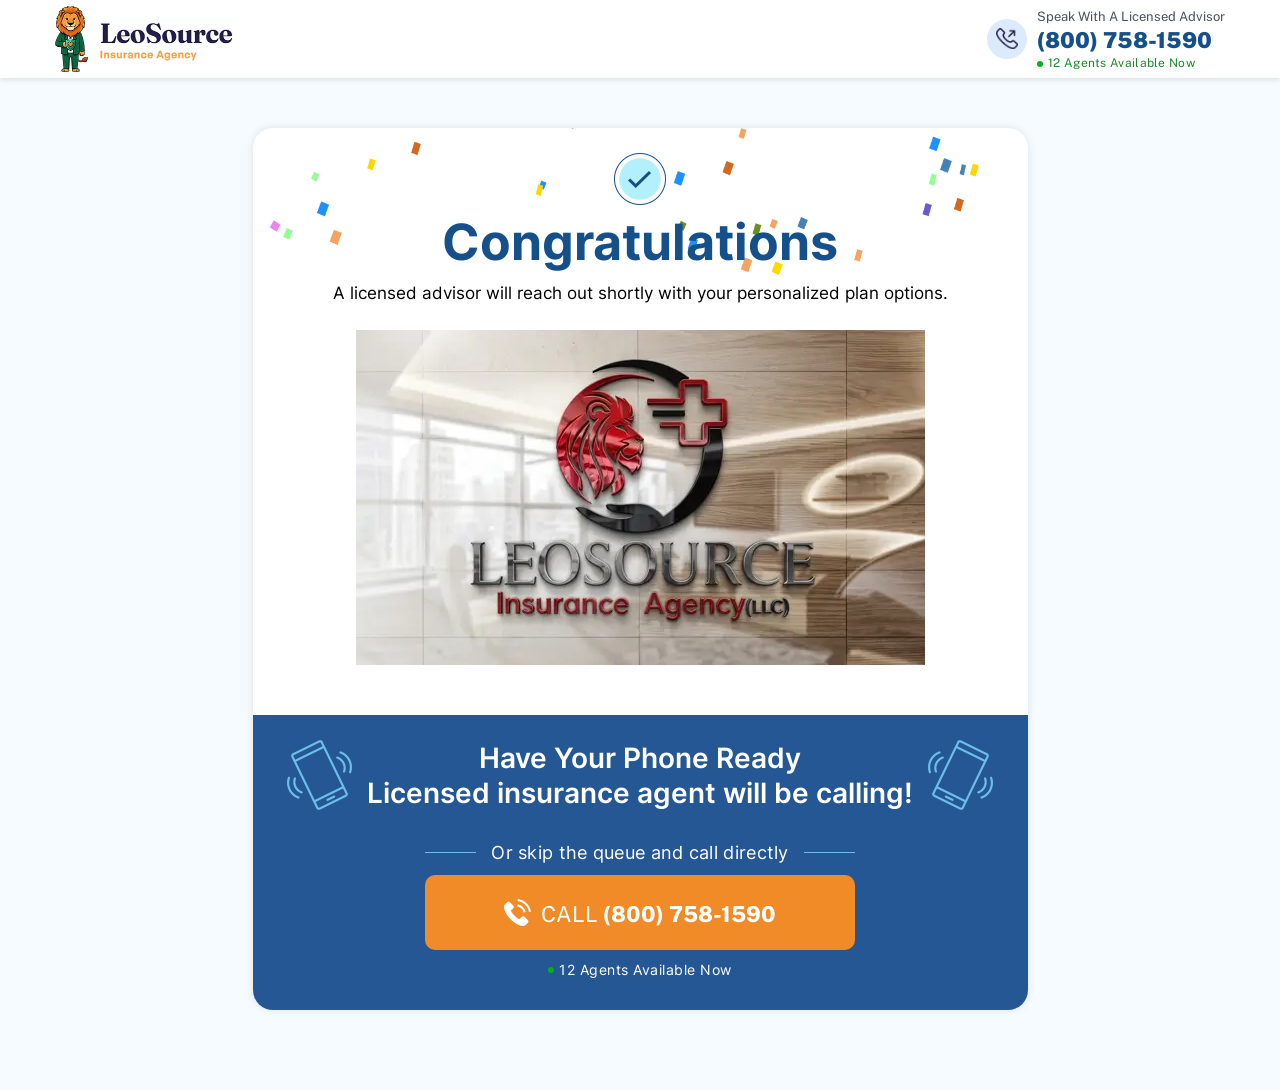
<file: thank-you.html>
<!doctype html>
<html lang="en">
<head>
<meta charset="utf-8">
<meta name="viewport" content="width=device-width, initial-scale=1.0, maximum-scale=1.0, user-scalable=no"/>
<link rel="shortcut icon" type="image/x-icon" href="images/favicon.webp">
<title>LeoSource Insurance Agency</title>

<!------css link---------->
<link rel="stylesheet" type="text/css" href="css/style.css">

<link rel="preload" href="css/Inter-Regular.woff2" as="font" type="font/woff2" crossorigin>
<link rel="preload" href="css/PublicSans-Regular.woff2" as="font" type="font/woff2" crossorigin>
<link rel="preload" href="css/PublicSans-Medium.woff2" as="font" type="font/woff2" crossorigin>
<link rel="preload" href="css/PublicSans-SemiBold.woff2" as="font" type="font/woff2" crossorigin>
<link rel="preload" href="css/PublicSans-Bold.woff2" as="font" type="font/woff2" crossorigin>

<!-- ========================== TRACKING CODES — DO NOT MODIFY ========================== -->
<!-- These scripts power paid ad attribution (ClickFlare, Ringba).                         -->
<!-- Removing or altering them will break conversion tracking and cost real ad dollars.     -->
<!-- If you need to change tracking, update AGENTS.md first and get explicit approval.      -->
<!-- ==================================================================================== -->

<!-- Ringba call tracking tag -->
<script src="//b-js.ringba.com/CA28ed4f20fb83474ba9ae68fe41e6ab78" async></script>

<!-- Bridge: pass ClickFlare click ID to Ringba -->
<script>
(function() {
  var intervalId = setInterval(function() {
    var cfClickId = (window.clickflare && window.clickflare.tracking_params && window.clickflare.tracking_params.click_id)
      || (document.cookie.match(/(^| )cf_click_id=([^;]+)/) || [])[2]
      || '';
    if (cfClickId) {
      (window._rgba_tags = (window._rgba_tags || [])).push({ type: "User", clickid: cfClickId });
      clearInterval(intervalId);
    }
  }, 500);
  setTimeout(function() { clearInterval(intervalId); }, 15000);
})();
</script>

<script type="text/javascript">
    (function(c,l,a,r,i,t,y){
        c[a]=c[a]||function(){(c[a].q=c[a].q||[]).push(arguments)};
        t=l.createElement(r);t.async=1;t.src="https://www.clarity.ms/tag/"+i;
        y=l.getElementsByTagName(r)[0];y.parentNode.insertBefore(t,y);
    })(window, document, "clarity", "script", "x0ifuryqyz");
</script>

<!-- ======================== END TRACKING CODES ======================== -->

<!-- Taboola Pixel Code -->
<script type='text/javascript'>
  window._tfa = window._tfa || [];
  window._tfa.push({notify: 'event', name: 'page_view', id: 2076128});
  !function (t, f, a, x) {
         if (!document.getElementById(x)) {
            t.async = 1;t.src = a;t.id=x;f.parentNode.insertBefore(t, f);
         }
  }(document.createElement('script'),
  document.getElementsByTagName('script')[0],
  '//cdn.taboola.com/libtrc/unip/2076128/tfa.js',
  'tb_tfa_script');
</script>
<!-- End of Taboola Pixel Code -->

</head>

<body>

<!----------Header--------->
<div class="header">
    <div class="container">
		<div class="header_row">  
        	<img src="images/logo.webp" alt="logo" class="logo">
                            
            <a href="tel:+18007581590" class="header_right">
                <div class="header_call_icon">
                    <img src="images/call-icn.webp" alt="icon" class="header_call animated tada">
                </div>
                <div class="header_right_content">
                    <p class="header_right_text1">Speak with a Licensed Advisor</p>
                    <p class="header_right_text2">(800) 758-1590</p>
                    <p class="header_right_text3">12 Agents Available Now</p>
                </div>
            </a>                
            
        </div>
    </div>
</div>

<!------Main-Section------->
<div class="thankyou_section">
	<div class="container">
    	<div class="congrats_box">
        	<div class="congrats_box-top">
            	<img src="images/congrats-checked-icon.webp" class="congrats-checked-icon">
                <h2 class="congrats_heading">Congratulations</h2>
                <p class="congrats_text"> 
                  A licensed advisor will reach out shortly with your personalized plan options.</p>
                <img src="images/agency-thankyou-img.webp" class="agency-thankyou-img" alt="img">
                
                <canvas id="canvas"></canvas>
            </div>
            <div class="congrats_box-bottom">
            	<div class="agent-insurance-heading">
                	<img src="images/call-icon1.webp" class="ty-call-icon" alt="icon">
                	<p>Have Your Phone Ready <br>Licensed insurance agent will be calling!</p>
                    <img src="images/call-icon2.webp" class="ty-call-icon" alt="icon">
                </div>
                
                <div class="thankyou-btn-box">
                	<p class="skip-queue"><span>Or skip the queue and call directly</span></p>
                    <a href="tel:+18007581590" class="thankyou-btn">
                    	<img src="images/call-button-icon.webp" alt="icon">
                        <div>Call  <span>(800) 758-1590</span> </div>
                   </a>
                   <p class="btn-agent-availabe">12 Agents Available Now</p>
                </div>
            </div>
        </div> 
    </div>
</div>




<!--------Script------------->
<script type="text/javascript" src="js/jquery-3.6.0.min.js"></script>
<script>
let W = window.innerWidth;
let H = window.innerHeight;

const isMobile = window.innerWidth <= 767;

const canvas = document.getElementById("canvas");
const context = canvas.getContext("2d");

const maxConfettis = isMobile ? 60 : 100;
const particles = [];
let animationFrame;

const possibleColors = [
  "DodgerBlue",
  "OliveDrab",
  "Gold",
  "Pink",
  "SlateBlue",
  "LightBlue",
  "Violet",
  "PaleGreen",
  "SteelBlue",
  "SandyBrown",
  "Chocolate",
  "Crimson"
];

function randomFromTo(from, to) {
  return Math.floor(Math.random() * (to - from + 1) + from);
}

function confettiParticle() {

  this.x = Math.random() * W;
  this.y = Math.random() * H - H;

  /* SMALLER SIZE ON MOBILE */
  this.r = isMobile
    ? randomFromTo(8, 16)
    : randomFromTo(14, 28);

  this.d = Math.random() * maxConfettis + 11;

  this.color =
    possibleColors[Math.floor(Math.random() * possibleColors.length)];

  this.tilt = Math.floor(Math.random() * 15) - 8;

  /* SLOW ANIMATION */
  this.tiltAngleIncremental = Math.random() * 0.03 + 0.02;

  this.tiltAngle = 0;

  this.draw = function () {

    context.beginPath();

    context.lineWidth = this.r / 2;

    context.strokeStyle = this.color;

    context.moveTo(
      this.x + this.tilt + this.r / 4,
      this.y
    );

    context.lineTo(
      this.x + this.tilt,
      this.y + this.tilt + this.r / 4
    );

    context.stroke();
  };
}

function Draw() {

  context.clearRect(0, 0, W, H);

  for (let i = 0; i < maxConfettis; i++) {
    particles[i].draw();
  }

  for (let i = 0; i < maxConfettis; i++) {

    let particle = particles[i];

    particle.tiltAngle += particle.tiltAngleIncremental;

    /* SLOW FALL SPEED */
    particle.y += (Math.cos(particle.d) + 2 + particle.r / 4) / 2;

    particle.tilt = Math.sin(particle.tiltAngle) * 12;

    if (
      particle.x > W + 30 ||
      particle.x < -30 ||
      particle.y > H
    ) {
      particle.y = H + 100;
    }
  }

  animationFrame = requestAnimationFrame(Draw);
}

window.addEventListener("resize", function () {

  W = window.innerWidth;
  H = window.innerHeight;

  canvas.width = W;
  canvas.height = H;

});

for (let i = 0; i < maxConfettis; i++) {
  particles.push(new confettiParticle());
}

canvas.width = W;
canvas.height = H;

Draw();

/* RUN ONLY ONE TIME */
setTimeout(() => {

  cancelAnimationFrame(animationFrame);

  context.clearRect(0, 0, W, H);

}, 6500);

</script>

<!-- ========================== TRACKING CODES — DO NOT MODIFY ========================== -->
<!-- Connect Streams lightbox + ClickFlare phone_call conversion pixel below.              -->
<!-- ==================================================================================== -->

<!-- Connect Streams Module -->
<div class="g3cm_holder" data-module="1966" data-showoninit="true" data-conversionid="" data-destination="" data-destinationext="" data-followup="" style="display:none;">Thank you for your inquiry. A representative will be in contact with you shortly.</div>

<script type="text/javascript">
window.g3cm = window.g3cm || function () { (g3cm.q = g3cm.q || []).push(arguments) };
g3cm('loadjquery', 'false');
g3cm('phonenumberqs', 'phone');
g3cm('send', 'init');
</script>
<script src="https://api.connectstreams.com/js/connectme-v3.min.js" async="async"></script>

<!-- Fire ClickFlare phone_call conversion when user clicks Connect Streams button -->
<script>
document.addEventListener('click', function(e) {
    var btn = e.target.closest('a[id^="g3cm_btn_"]');
    if (!btn) return;
    var cfClickId = (document.cookie.match(/(^| )cf_click_id=([^;]+)/) || [])[2] || '';
    if (cfClickId) {
        var img = new Image();
        img.src = 'https://leosourceclick.com/cf/cv?click_id=' + encodeURIComponent(cfClickId) + '&ct=phone_call';
    }
}, true);
</script>

<!-- ======================== END TRACKING CODES ======================== -->
</body>
</html>
</file>
<file: css/style.css>
@charset "utf-8";
/*====CSS Document====*/
body {
	top: 0;
	bottom: 0;
	left: 0;
	right: 0;
	margin: auto;
	padding: 0;
	background: #ffffff;
	color: #000000;
	text-align: center;
    font-family: 'Inter';
	font-weight: normal;
	}
div, ul, h1, h2, h3, h4, h5, li, p, img, form, input, textarea {margin: 0;padding: 0;}
header, section, footer, aside, nav, main, article, figure {display: block;}
table, tr, td {border: 0;}
a {outline: none;color: inherit;text-decoration: none;}
img {border: none; max-width: 100%; height: auto;}
li {list-style: none;}
* {box-sizing: border-box;}
.img-full {max-width: 100%;}
.clearall {
	clear: both;
	font-size: 1px;
	line-height: 1px;
	height: 1px;
	}
.fl{ float:left;}
.fr{ float:right;}

/*-----------------------
FONTS
------------------------*/
@font-face {
    font-family: 'Inter';
    src: url('Inter-Regular.woff2') format('woff2'),
	url('Inter-Regular.woff') format('woff');
	font-weight: normal;
	font-style: normal;
	font-display: swap;
	}
	
@font-face {
    font-family: 'Inter';
	src: url('Inter-SemiBold.woff2') format('woff2'),
	url('Inter-SemiBold.woff') format('woff');
	font-weight: 600;
	font-style: normal;
	font-display: swap;
	}
	
@font-face {
    font-family: 'Inter';
    src: url('Inter-Bold.woff2') format('woff2'),
	url('Inter-Bold.woff') format('woff');
	font-weight: bold;
	font-style: normal;
	font-display: swap;
	}
	
@font-face {
    font-family: 'Inter';
	src: url('Inter-ExtraBold.woff2') format('woff2'),
	url('Inter-ExtraBold.woff') format('woff');
	font-weight: 800;
	font-style: normal;
	font-display: swap;
	}

@font-face {
    font-family: 'Public Sans';
    src: url('PublicSans-Regular.woff2') format('woff2'),
	url('PublicSans-Regular.woff') format('woff');
	font-weight: normal;
	font-style: normal;
	font-display: swap;
	}

@font-face {
    font-family: 'Public Sans';
	src: url('PublicSans-Medium.woff2') format('woff2'),
	url('PublicSans-Medium.woff') format('woff');
	font-weight: 500;
	font-style: normal;
	font-display: swap;
	}
	
@font-face {
    font-family: 'Public Sans';
	src: url('PublicSans-ExtraBold.woff2') format('woff2'),
	url('PublicSans-ExtraBold.woff') format('woff');
	font-weight: 800;
	font-style: normal;
	font-display: swap;
	}
	
@font-face {
	font-family: 'Public Sans';
	src: url('PublicSans-Black.woff2') format('woff2'),
	url('PublicSans-Black.woff') format('woff');
	font-weight: 900;
	font-style: normal;
	font-display: swap;
	}

/*-----------------------
MAIN CSS START
------------------------*/

.container{
	width:1170px;
	margin:0 auto;
	padding:0;
	position:relative;
	}
	
/*-----Top-Caption-------*/
.top_caption{
	float:left;
	width:100%;
	background:#16508b;
	padding:9px 0 10px;
	}
.top_caption p{
	color:#ffffff;
    font-size:17px;
    line-height:17px;
	letter-spacing:0.3px;
	font-family: 'Public Sans';
	}	
	
/*------HEADER-------*/	
.header{
	float:left;
	width:100%;
	background:#ffffff;
	font-family: 'Public Sans';
	padding:6px 0;
	position:relative;
	box-shadow: 0 2px 5px 0 rgba(0, 0, 0, 0.1);
	}
.header_row{
	display:flex;
	display:-webkit-flex;
	justify-content:space-between;
	align-items:center;
	width:100%;
	}			
.logo{
	display:block;
	width:180px;
	flex-shrink:0;
	}
.header_right{
	display:flex;
	display:-webkit-flex;
	justify-content:space-between;
	align-items:center;
	column-gap:10px;
	}
.header_right_content{
	text-align:left;
	}
.header_call_icon{
	display:flex;
	display:-webkit-flex;
	justify-content:center;
	align-items:center;
	flex-shrink:0;
	width:40px;
	height:40px;
	background:#dbeafd;
	border-radius:50%;
	}
.header_call{
	width:22px;
	}
.header_right_text1{
	color:#4b4f63;
    font-size:13px;
    line-height:16px;
	text-transform:capitalize;
	}
.header_right_text2{
	color:#16508b;
	font-size:22px;
	line-height:24px;
	font-weight:900;
	margin:2px 0px 5px;
	}	
.header_right_text3{
	color:#188a25;
	font-size:12px;
    line-height:14px;
    letter-spacing:0.3px;
	text-transform:capitalize;
	position:relative;
	}
.header_right_text3:before{
	content:"";
    display:inline-block;
    vertical-align:middle;
    width:6px;
    height:6px;
	background:#00b214;
    border-radius:50%;
    margin:-1px 5px 0 0;
    animation:fade 1s ease-out infinite;
	}		
	
/*--------HEADER-STRIP--------*/
.header_strip{
	float:left;
	width:100%;
	background:#faf0e1;
	padding:17px 0 16px;
	position: relative;
	}
.header_strip_slider{
	overflow: hidden;
	display: flex;
    flex-wrap: nowrap;
	}
.header_strip_slider_inner{
	display: flex;
    flex-wrap: nowrap;
    -webkit-box-align: center;
    align-items: center;
    -webkit-box-pack: center;
    justify-content: center;
    flex-shrink: 0;
    animation: marquee-horizontal 40s linear infinite;
	}
.header_strip_slider_box{
	display:flex;
    align-items: center;
    justify-content: center;
	position:relative;
	padding:0 2.5px;
	}
	
@keyframes marquee-horizontal {
	from {
		transform: translateX(0);
	}

	to {
		transform: translateX(-100%);
	}
}
		
.header_strip_text{
	color:#000000;
	font-size:16px;
	line-height:16px;
	font-weight:500;
	margin:0 30px;
	}
.header_strip_icon{
	display:inline-block;
	vertical-align:middle;
	width:65px;
	margin:-4px 8px 0 0;	
	}	
	
/*-------BANNER--------*/	
.banner{
	float:left;
	width:100%;
	background:url(../images/bnr-bg.webp)no-repeat center top #f6fbff;
	padding:30px 0 60px;
	overflow:hidden;
	}
.banner_content{
	float:left;
	width:60%;
	position:relative;
	}
.banner_heading{
	color:#141414;
	font-size:56px;
    line-height:65px;
    font-weight:600;
	text-align:left;
	letter-spacing:-1px;
	}	
.banner_heading span{color:#1a569f;}	
.banner_paragraph{
	color:#363636;
	font-size:18px;
    line-height:28px;
	text-align:left;
	margin-top:10px;
	}
.banner_form_box{
	float:left;
	width:80.7%;
	-webkit-box-shadow: 0 0 10px 1px rgba(0, 0, 0, 0.2);
    box-shadow: 0 0 10px 1px rgba(0, 0, 0, 0.3);
	border-radius:12px;
	background:#255794;
	padding:20px 50px 35px;
	margin:30px 0 0;
	z-index:1;
    position:relative;
	}
.banner_form_box_heading{
	color:#ffffff;
	font-size:24px;
	line-height:32px;
	font-weight:600;
	}
.banner_list_box{
	display:inline-block;
	vertical-align:middle;
	width:calc(100% + 100px);
	background:#1f4e87;
	padding:8px 50px;
	margin: 20px 0 0 -50px;
	}	
ul.banner_list{
	display: -webkit-flex;
	display: flex;
	flex-wrap: wrap;
	align-items: center;
	justify-content: space-between;	
	width:100%;
	margin:0 auto;
	}
ul.banner_list li{
	display: -webkit-flex;
	display: flex;
	flex-wrap: wrap;
	align-items: center;
	justify-content:flex-start;
    column-gap:7px;
	text-align:left;
	font-family: 'Public Sans';
	}    
ul.banner_list li img{
	width:20px;
	}
ul.banner_list li p{
	width:calc(100% - 27px);
	color:#ffffff;
	font-size:16px;
	line-height:16px;
	}	
.banner_form_box_inner{
	display: -webkit-flex;
    display: flex;
    -webkit-flex-wrap: wrap;
    flex-wrap: wrap;
    -webkit-justify-content:space-between;
    justify-content:space-between;
	row-gap:20px;
	max-width:465px;
	width:100%;
	margin:25px auto 0;
	}
.form_element{
	width:100%;
	position:relative;
	}	
.input_field{
    float:left;
    width:100%;
	height:62px;
    color:#000;
    font-size:16px;
    font-family: 'Inter';
	border:1px solid #ffffff;
	background:url(../images/location-arw.webp)no-repeat 96% 50% #ffffff;
	background-size:17px;
	border-radius:6px;
    letter-spacing:-0.3px;
    padding:0 55px 0 22px;
    -webkit-appearance:none;
	outline:none;	
	}
.input_field::placeholder{color:#777777;}
.input_field:focus{
	border:1px solid #4aa3d3;
	transition:all ease .5s;
	box-shadow:5px 5px 8px 2px rgba(0,0,0,0.1);
	-webkit-box-shadow:5px 5px 8px 2px rgba(0,0,0,0.1);
	}
.form_button_box{
	width:100%;
	}
.form_button{
	display:inline-block;
	vertical-align:middle;
	width:100%;
	height:72px;
   	color:#ffffff;
	font-size:22px;
	line-height:72px;
	border-radius:12px;
	text-align:center;
	background:#11c659;
	font-family: 'Public Sans';
	text-transform:uppercase;
	font-weight:800;
	cursor:pointer;
	border:none;
	-webkit-appearance:none;
	}
.form_button_arrow{
	display:inline-block;
	vertical-align:middle;
	width:18px;
	margin:-7px -6px 0 14px;
	}
.secure_text{
	float:left;
	width:100%;
	color:#ffffff;
	font-size:16px;
	line-height:16px;
	margin-top:12px;
	}
.secure_text img{
	display:inline-block;
	vertical-align:middle;
	width:10px;
	margin:-3px 7px 0 0;
	}	
	
/*------Banner-Bottom-------*/
.banner_bottom{
	float:left;
	width:100%;
	background:#ffffff;
	padding:22px 0 25px;	
	}
.banner_bottom_heading{
	color:#231f4a;
	font-size:17px;
	line-height:25px;
	font-weight:600;
	}
ul.banner_bottom_list{
	display:-webkit-flex;
    display:flex;
	flex-wrap:wrap;
    align-items:center;
	justify-content:center;
	column-gap:50px;
	width:100%;
	margin:5px auto 0;
	}
ul.banner_bottom_list li{}
.banner_bottom_logo{
	display:block;
	margin:0 auto;
	width:auto;
	height:54px;
	object-fit: contain;
	}	

/*--------COMMON-CSS----------*/	
.common_heading{
	color:#141414;
	font-size:45px;
	line-height:53px;
	font-weight:600;
	letter-spacing:-0.3px;
	font-family: 'Inter';
	}
.common_heading span{color:#02508b;}	
.common_paragraph{
	color:#363636;
	font-size:18px;
	line-height:28px;
	margin-top:10px;
	}
.button_box{
	display:inline-block;
	vertical-align:middle;
	max-width:445px;
	width:100%;
	margin:45px auto 0;
	}
.button_text1{
	color:#4b4f63;
	font-size:15px;
	line-height:21px;
	}
.button_text1_icon{
	display:inline-block;
	vertical-align:middle;
	width:17px;
	margin:-3px 7px 0 0;
	}
.common_button{
	display:inline-block;
	vertical-align:middle;
	width:100%;
    color:#ffffff;
	font-size:22px;
	line-height:22px;
	border-radius:10px;
	text-align:center;
	background:#11c659;
	font-family: 'Public Sans';
	text-transform:uppercase;
	font-weight:800;
	padding:24px 0;
	margin:10px 0;
	cursor:pointer;
	}
.button_arrow{
	display:inline-block;
	vertical-align:middle;
	width:19px;
    margin:0 -5px 0 15px;
	}	
.button_text2{
	color:#4b4f63;
	font-size:15px;
	line-height:21px;
	}
.button_text2_icon{
	display:inline-block;
	vertical-align:middle;
	width:70px;
	margin:-4px 8px 0 0;
	}

/*----------------------------*/		
/*----------Section1---------*/
.section1{
	float:left;
	width:100%;
	background:#f6fbff;
	padding:60px 0;
	}
.section1_row{
	display:grid;
    grid-template-columns:1fr 1fr 1fr;
    gap:29px;
	width:100%;
	margin-top:70px;
	}
.section1_column{
	display: flex;
    flex-wrap: wrap;
    flex-direction: column;
	background:#ffffff;
	border-radius:15px;
	-webkit-box-shadow: 0 0 10px 1px rgba(0, 0, 0, 0.2);
    box-shadow: 0 0 10px 1px rgba(0, 0, 0, 0.2);
	padding:40px 18px 0;
	position:relative;
	}
.section1_column_number{
	display: -webkit-flex;
    display: flex;
	flex-wrap:wrap;
	justify-content:center;
	align-items:center;
	position:absolute;
	top:-23px;
	left:50%;
	transform:translateX(-50%);
	width:46px;
	height:46px;
	color:#ffffff;
	font-size:24px;
	line-height:24px;
	font-weight:500;
	text-align:center;
	background:#16508b;
	border-radius:50%;
	}
.section2 .section1_column_number{
	width:auto;
	height:auto;
	min-width:46px;
	padding:8px 16px;
	border-radius:30px;
	white-space:nowrap;
	}
.section1_column_heading{
	color:#16508b;
	font-size:26px;
	line-height:32px;
	font-weight:600;	
	}
.section1_column_paragraph{
	color:#000000;
	font-size:18px;
	line-height:26px;
	margin:15px 0 10px;	
	}
.section1_column_image{
	display:block;
	margin:auto auto 0;
	}
.section1_column_image1{
	width:270px;
	}
.section1_column_image2{margin-bottom:40px; width:240px;}
.section1_column_image3{
	width:252px;
	}

/*---------Section2--------*/
.section2{
	float:left;
	width:100%;
	padding:60px 0;
	}
.section2_row{
	display:grid;
    grid-template-columns:1fr 1fr 1fr;
    gap:29px;
	width:100%;
	margin-top:45px;
	}
.section2_column{
	display: flex;
    flex-wrap: wrap;
    flex-direction: column;
	background:#f6fbff;
	border:2px solid #cddcf3;
	border-radius:12px;
	text-align:left;
	padding:25px 25px;
	}
.section2_column_top{
	display: flex;
    flex-wrap: wrap;
	justify-content: space-between;
	column-gap:10px;
    align-items: center;
	width:100%;
	}
.section2_column_heading{
	color:#141414;
	font-size:22px;
	line-height:30px;
	font-weight:600;
	}
.section_column_icon_box{
	width:65px;
	}
.section2_column_icon{
	display:block;
	margin:0 auto;
	}
.section2_column_line{
	width:50px;
	height:2px;
	background:#c9d9e8;
	margin-top:20px;
	}
.section2_column_paragraph{
	color:#000000;
	font-size:17px;
	line-height:25px;
	margin:20px 0 20px;		
	}
.section2_column_button{
	width:100%;
	color:#000000;
    font-size:17px;
	line-height:17px;
	font-weight:bold;
	text-align:center;
	border-radius:5px;
	background:#ffffff;
	border:2px solid #20ca64;
	transition:0.5s ease;
	padding:17px 0;
	margin-top:auto;
	cursor:pointer;
	}
.section2_column_button:hover{
	color:#ffffff;
	background:#20ca64;
	}

/*---------Section3--------*/
.section3{
	float:left;
	width:100%;
	background:#f6fbff;
	padding:60px 0;
	}
.section3_content{
	display:inline-block;
	vertical-align:top;
	width:100%;
	margin-top:35px;
	}
.section3_content_left{
	float:left;
	width:49%;
	}
.section3_image{
	display:inline-block;
	vertical-align:middle;
	border-radius:12px;
	}
.section3_content_right{
	float:right;
	width:46.6%;	
	}	
.section3_list_box{
	float:left;
	width:100%;
	background:#ffffff;	
	border:1px solid #e5f1ff;
	text-align:left;
	padding:30px 15px 25px;
	}
ul.section3_list{
	float:left;
	width:100%;
	}
ul.section3_list li{
	float:left;
	width:100%;
	text-align:left;
	border-bottom:1px solid #d3e0f1;
	background:url(../images/bullet.webp)no-repeat left 1px;
	background-size:27px;
	padding-bottom:20px;
	padding-left:40px;
	margin-top:15px;
	}
ul.section3_list li:first-child{margin-top:0;}
ul.section3_list li:last-child{border-bottom:none; padding-bottom:0;}
.section3_list_heading{
	color:#141414;
	font-size:22px;
	line-height:30px;
	font-weight:600;
	}
.section3_list_paragraph{
	color:#000000;
	font-size:18px;
	line-height:25px;
	margin-top:10px;
	}
.section3 .button_box{margin:35px auto 0;}

/*---------Section4--------*/
.section4{
	float:left;
	width:100%;
	padding:60px 0;
	}
.rating_box{
	display:inline-block;
	vertical-align:top;
	width:100%;
	margin-top:20px;	
	}
.rating_text1{
	color:#02508b;
	font-size:35px;
	line-height:35px;
	font-weight:600;
	letter-spacing:-0.3px;
	}
.rating_star{
	display:block;
	margin:8px auto 0;
	width:156px;
	}
.rating_text2{
	color:#000000;
	font-size:18px;
	line-height:18px;
	text-transform:uppercase;
	letter-spacing:1.5px;
	margin-top:12px;
	}	
.testimonial_row{
	display:grid;
    grid-template-columns:1fr 1fr 1fr;
    gap:29px;
	width:100%;
	margin-top:50px;	
	}
.testimonial_column{
	display: flex;
    flex-wrap: wrap;
    flex-direction: column;
	background:#ffffff;
	border:1px solid #4473a2;
	-webkit-box-shadow: 0 4px 10px 1px rgba(0, 0, 0, 0.2);
    box-shadow: 0 4px 10px 1px rgba(0, 0, 0, 0.2);
	border-radius:10px;
	text-align:left;
	padding:35px 30px 0 20px;
	position:relative;
	}	
.testimonial_star_box{
	position:absolute;
	top:-10px;
	left:15px;
	background:#ffffff;
    padding:0 5px;
	}
.testimonial_star{
	width:80px;
	}
.testimonial_quote{
	position:absolute;
	top:-26px;
	right:30px;
	width:54px;
	}
.testimonial_column_paragraph{
	float:left;
	width:100%;
	color:#363636;
    font-size:17px;
	line-height:25px;	
	margin-bottom:20px;
	}
.testimonial_user_details{
	float:left;
	width:100%;
	border-top:1px solid #d6e2f0;
	padding:20px 0 20px 65px;
	margin-top:auto;
	position:relative;
	}
.testimonial_user_image{
	position:absolute;
	top:50%;
	transform:translateY(-50%);
	left:0;
	width:55px;
	border-radius:50%;
	}
.testimonial_user_name{
	color:#363636;
    font-size:16px;
	line-height:22px;
	}
.testimonial_user_name span{
	color:#000000;
    font-size:17px;	
	font-weight:600;
	}
	
/*---------Section5--------*/
.section5{
	float:left;
	width:100%;
	background:#f6fbff;
	padding:60px 0;
	}
.faq-box{
	display:inline-block;
	vertical-align:top;
	width:100%;
	max-width:770px;
	margin-top:25px;
	}
.faq-row{
	float:left;
	width:100%;
	border-bottom:1px solid #c2c2c2;
	}
.accordion{
	float:left;
	width:100%;
	text-align:left;
	background:url(../images/close.webp) no-repeat 100% center;
	background-size:18px;
	padding:25px 35px 25px 0;
	color:#000000;
	font-size:20px;
	line-height:26px;
	font-weight:600;
	position:relative;
	cursor:pointer;
	}
.acdn-heading.accordion-open{
	background:url(../images/open.webp) no-repeat 100% center;
	background-size:14px;
	color:#02508b;
	}
.acdn-content{
	float:left;
	width:100%;
	text-align:left;
	padding:0 35px 5px 0;
    margin-top:-10px;
	}
.acdn-para{
	color:#000000;
	font-size:17px;
	line-height:27px;
	margin-bottom:20px;
	}				
	
/*-------Footer--------*/
.footer{
	float:left;
    width:100%;
	background:#ffffff;
    padding:20px 0 60px;
	}
.footer_links_inner{
	float: left;
    width: 100%;
    display: -webkit-box;
    display: -moz-box;
    display: -ms-flexbox;
    display: -webkit-flex;
    display: flex;
    justify-content: space-between;
	align-items:center;
	}
.footer_links_column{
	text-align:left;
	}
.footer_links_column1{
    width:38.5%;
    padding-right:70px;
	margin-top:0;
	}
.footer_links_column2{
	width:30%;
	padding-right:40px;
	}
.footer_links_column3{
	width:21%;
	padding-right:50px;
	}
.footer_links_column4{
	width:16%;
	}
.footer_logo{
	display:inline-block;
	vertical-align:top;
	width:180px;
	}
.footer_links_text{
	color:#000000;
	font-size:16px;
    line-height:24px;
	margin-top:10px;
	}
.footer_links_heading{
	float:left;
	width:100%;
	color:#000;
	font-size:17px;
	line-height:20px;
	font-weight:600;
	}
.footer_links_list{
	float:left;
	width:100%;
	margin-top:10px;
	}
.footer_links_list li{
	float:left;
	width:100%;
	color:#000000;
	font-size:15px;
	line-height:17px;
	letter-spacing:0.3px;
	margin:6px 0;
	}
.footer_note_box{
	display:inline-block;
	vertical-align:middle;
	width:100%;
	background:#f2f3f3;
	padding:20px 60px;
	margin-top:60px;
	}
.footer_note_box p{
	color:#636464;
	font-size:14px;
	line-height:22px;
	}
.footer_text{
	color:#000000;
	font-size:16px;
	line-height:20px;
	margin-top:30px;
	}	

/*===== thankyou =====*/
.thankyou_section{
	float:left;
	width:100%;
	background:#f6fbff;
	padding:50px 0 80px;
	min-height:calc(100vh - 86px);
	}
.congrats_box{
	width:100%;
	max-width:775px;
	margin:0 auto;
	background:#fff;
	border-radius:20px;
	overflow: hidden;
	box-shadow:0 0 9px 0 rgba(0,0,0,0.1);
	-webkit-box-shadow:0 0 9px 0 rgba(0,0,0,0.1);
	}
.congrats_box-top{
	padding:25px 30px 50px;
	text-align:center;
	position:relative;
	overflow:hidden;
	z-index:1;
	}
canvas {
	position:absolute;
	left:0;
	top: 0;
	bottom:0;
	width: 100%;
	height:100%;
	margin: 0;
	z-index:-1;
	pointer-events:none;
	}
.congrats-checked-icon{
	display:block;
	margin:0 auto 10px;
	width:52px;
	}
.congrats_heading{
	font-size:50px;
	line-height:50px;
	color:#16508b;
	font-weight:bold;
	}
.congrats_text{
	font-size:17px;
	line-height:25px;
	color:#000000;
	font-weight:500;
	margin-top:15px;
	}
.agency-thankyou-img{
	display:block;
	margin:25px auto 0;
	max-width:100%;
	}
.congrats_box-bottom{
	background:#255794;
	padding:25px 20px 30px;
	}
.agent-insurance-heading{
	display: flex;
    align-items: center;
    justify-content: center;
	column-gap:15px;
	}
.agent-insurance-heading p{
	font-size:28px;
	line-height:35px;
	color:#ffffff;
	font-weight:600;
	}
.ty-call-icon{
	width:65px;
	flex-shrink: 0;
    vertical-align: middle;
	}
.thankyou-btn-box{
	display: flex;
	justify-content: center;
	flex-direction: column;
	width:100%;
	max-width:430px;
	margin:30px auto 0;
	}
.skip-queue{
	display: flex;
    align-items: center;
    justify-content: center;
	font-size:18px;
	line-height:25px;
	letter-spacing:0.3px;
	color:#fff;
	margin-bottom:10px;
	}
.skip-queue:before,.skip-queue:after{
	flex-grow: 1;
	content:"";
	border-bottom:1px solid #6dbee8;
	}
.skip-queue span{ padding:0 15px;}
.thankyou-btn{
	background:#f08b27;
	display: flex;
    align-items: center;
    justify-content: center;
	column-gap:10px;
    width: 100%;
    color: #ffffff;
    font-size: 22px;
    line-height: 22px;
    border-radius: 10px;
    text-align: center;
    font-family: 'Public Sans';
    text-transform: uppercase;
    font-weight: 400;
    padding: 24px 0;
    cursor: pointer;
	}
.thankyou-btn img{
	width:27px;
	}
.thankyou-btn span{
	font-weight:700;
	}
.btn-agent-availabe{
	color: #fff;
    font-size: 14px;
    line-height:20px;
    letter-spacing: 0.5px;
    text-transform: capitalize;
    position: relative;
	margin-top:10px;
	}
.btn-agent-availabe:before {
    content: "";
    display: inline-block;
    vertical-align: middle;
    width: 6px;
    height: 6px;
    background: #00b214;
    border-radius: 50%;
    margin: -1px 5px 0 0;
    animation: fade 1s ease-out infinite;
}
.congrats_box2-bottom{
	background: #255794;
    padding: 20px 30px 25px;
	display: flex;
    justify-content: center;
	column-gap:30px;
	}
.phone-img-col{
	width:224px;
	position:relative;
	}
.phone-img{
	position:absolute;
	left:0;
	bottom:-25px;
	max-width:100%;
	margin:0 auto;
	z-index: 3;
	}
.ready-phone-heading{
	font-size: 28px;
    line-height: 35px;
    color: #ffffff;
    font-weight: 600;
	}
.congrats_box2-bottom .thankyou-btn-box{ margin:20px auto 0;}
.congrats_box2-bottom .skip-queue{ font-size:16px;}



/*MODAL*/
	
.modal_section{
	float: left;
    width: 100%;
    background: #f6fbff;
    padding: 60px 0;
	}
.legal-page__inner {
	max-width: 820px;
	margin: 0 auto;
	padding: 0 15px;
	text-align:left;
	}
.legal-page__eyebrow {
	display: inline-block;
	font-size: 0.75rem;
	font-weight: 600;
	letter-spacing: 0.08em;
	text-transform: uppercase;
	color:#02508b;
	}
.legal-page h1 {
	color: #141414;
	font-size: 45px;
	line-height: 53px;
	font-weight: 600;
	letter-spacing: -0.3px;
	font-family: 'Inter';
	margin-top:20px;
	}
.legal-page__meta {
	font-size: 0.9rem;
	color: #1a1f3a;
	margin-bottom: 30px;
	padding-bottom: 20px;
	border-bottom: 1px solid rgba(35, 31, 74, 0.12);
	}
.legal-page__notice {
	background: #d9ecff;
	border-left: 4px solid #1c5997;
	padding: 20px;
	border-radius: 8px;
	margin-bottom: 32px;
	color: #231f4a;
	font-weight: 600;
	}
.legal-page h2 {
	color: #141414;
	font-size: 24px;
	line-height: 28px;
	font-weight: 600;
	letter-spacing: -0.3px;
	font-family: 'Inter';
	margin-top:30px;
	margin-bottom:20px;
	}
.legal-page h3 {
	color: #141414;
	font-size: 18px;
	line-height: 25px;
	font-weight: 600;
	letter-spacing: -0.3px;
	font-family: 'Inter';
	margin:20px 0 10px;
	}
.legal-page p,
.legal-page li {
	font-size: 1rem;
	line-height: 1.7;
	color: #000;
	list-style: disc;
	}
.legal-page p {margin: 0 0 20px;}

.legal-page ul {
	margin: 0 0 16px;
	padding-left: 20px;
	}
.legal-page li {
	margin-bottom: 15px;
	}
.legal-page a {
	color: #02508b;
	text-decoration: underline;
	}
.legal-page a:hover {
	color: #02508b;
	}
.legal-page__back {
	display: inline-flex;
	align-items: center;
	gap: 6px;
	font-size: 0.9rem;
	color: #000;
	text-decoration: none;
	}
.legal-page__back:hover {
	color: #000;
	}
.legal-page__contact {
	background: #fff;
	border: 1px solid rgba(35, 31, 74, 0.1);
	border-radius: 12px;
	padding: 25px;
	margin-top: 20px;
	}
	
/*---------Animation---------*/
.animated{
	animation-duration: 1s;
	animation-iteration-count: infinite;
	}
.tada{
  animation-name:tada;
	}

@keyframes tada{
  0%{
    transform:scale3d(1, 1, 1);
  }

  10%, 20%{
    transform:scale3d(.9, .9, .9) rotate3d(0, 0, 1, -3deg);
  }

  30%, 50%, 70%, 90%{
    transform: scale3d(1.1, 1.1, 1.1) rotate3d(0, 0, 1, 3deg);
  }

  40%, 60%, 80%{
  	transform:scale3d(1.1, 1.1, 1.1) rotate3d(0, 0, 1, -3deg);
  }

  100%{
    transform:scale3d(1, 1, 1);
  }
}	
	
@keyframes shadow-pulse{
    0%{box-shadow: 0 0 0 0 rgba(34, 195, 101, .8)}
    50%{box-shadow: 0 0 0 0 rgba(34, 195, 101, .5)}
    100%{box-shadow: 0 0 0 10px transparent}
	}
.fade{
	animation:fade 1s ease-out infinite;
	}
@keyframes fade{
	0%{opacity:1;}
	50%{opacity:0.2;}
	100%{opacity:1;}
	}
			
/*-----------------------
MEDIA-QUERY
------------------------*/
.show-mob, .show-tab{display:none;}

@media only screen and (max-width:1200px){
.container{width:1004px;}
.hide-1200{display:none;}

.banner_form_box{width:88%;}
ul.banner_bottom_list{column-gap:38px;}

.section1_row{gap:18px;}
.section1_column_paragraph{margin:15px 0 15px;}
.section2_row{gap:15px;}
.section2_column_heading{font-size:20px;}
.section_column_icon_box{width:55px;}
.testimonial_row{gap:15px;}
.footer_links_column1{width:38%; padding-right:44px;}
.footer_links_column4{width:18%;}
.footer_links_list li{font-size:14px;}
}

@media only screen and (max-width:1021px){	
.container{width:750px;}
.show-tab{display:block;}
.show-desk{display:none;}

.common_heading{font-size:32px; line-height:40px; letter-spacing:0;}
.common_paragraph{font-size:17px; line-height:25px; letter-spacing:0.3px;}
.button_box{max-width:385px; margin:35px auto 0;}
.button_text1{font-size:14px; line-height:20px;}
.button_text1_icon{margin:-3px 6px 0 0;}
.common_button{letter-spacing:0.5px; padding:21px 0;}
.button_text2{font-size:14px; line-height:20px;}
.button_text2_icon{margin:-4px 6px 0 0;}

.top_caption{padding:7px 0;}
.top_caption p{font-size:15px; line-height:15px;}

.header{padding:5px 0;}
.logo{width:195px;}
.header_right_text1{font-size:13px; line-height:16px;}
.header_right_text2{font-size:20px; line-height:22px; margin:2px 0px 3px;}
.header_right_text3:before{margin:-2px 5px 0 0;}
.header_right_text3{font-size:13px; line-height:16px;}

.header_strip{padding:15px 0;}
.header_strip_text{font-size:15px; line-height:15px; margin:0 25px;}

.banner{padding:25px 0 45px;}
.banner_heading{font-size:44px; line-height:52px;}
.banner_paragraph{font-size:17px; line-height:25px; margin-top:15px;}
.banner_form_box{width:100%; border-radius:10px; padding:20px 25px 30px; margin-top:25px;}
.banner_form_box_heading{font-size:22px; line-height:30px;}
.banner_list_box{width:calc(100% + 50px); padding:8px 25px; margin:15px 0 0 -25px;}
.input_field{height:60px; padding:0 55px 0 20px;}
.form_button{height:65px; font-size:22px; line-height:65px; border-radius:8px;}
ul.banner_bottom_list{column-gap:20px;}
.banner_bottom_logo{height:43px;}

.section1{padding:40px 0 45px;}
.section1_row{gap:15px; margin-top:40px;}
.section1_column_number{top:-20px; width:40px; height:40px; font-size:20px; line-height:20px;}
.section1_column{padding:30px 15px 0;}
.section1_column_heading{font-size:22px; line-height:28px;}
.section1_column_paragraph{font-size:16px; line-height:24px; margin:10px 0 15px;}
.section1_column_image1{width:200px;}
.section1_column_image2{width:190px;margin-bottom:25px;}
.section1_column_image3{width:190px;}

.section2{padding:40px 0 45px;}
.section2_row{grid-template-columns:1fr 1fr; margin-top:30px;}
.section2_column{border-radius:10px; padding:20px 20px 25px;}
.section2_column_heading{font-size:22px; line-height:30px;}

.section3{padding:40px 0 45px;}
.section3_content{margin-top:30px;}
.section3_content_left{width:45%;}
.section3_content_right{width:52%;}
.section3_list_box{ padding:25px 15px 20px;}
.section3_list_paragraph{font-size:17px; line-height:25px; margin-top:8px;}
ul.section3_list li{background-position:left 3px; background-size:22px; padding-bottom:15px; padding-left:35px;}
.section3 .button_box{margin:30px auto 0;}

.section4{padding:40px 0 45px;}
.rating_star{width:120px;}
.rating_text2{font-size:16px; line-height:16px;}
.testimonial_row{gap:10px; margin-top:40px;}
.testimonial_column{padding:25px 15px 0;}
.testimonial_star{width:70px;}
.testimonial_quote{top:-20px; right:20px; width:40px;}
.testimonial_user_details{padding-left:57px;}
.testimonial_user_name {font-size:12px; line-height:20px;}
.testimonial_user_name span{font-size:16px;}
.testimonial_user_image{width:50px;}

.section5{padding:40px 0 45px;}
.faq-container{margin-top:10px;}
.accordion{padding:20px 35px 20px 0;}
.acdn-para{line-height:26px;}

.footer{padding:40px 0;}
.footer_links_column1{padding-right:30px;}
.footer_links_text{font-size:14px; line-height:22px;}
.footer_links_column2{padding-right:13px;}
.footer_links_column4{width:22%;}	
.footer_links_list li{margin:4px 0; font-size:13px; line-height:19px; letter-spacing:0;}
.footer_links_heading{font-size:18px; line-height:20px; margin-top:10px;}
.footer_note_box{padding:20px 30px; margin-top:25px;}
.footer_text{font-size:15px; line-height:20px; margin-top:20px;}
}

@media only screen and (max-width:767px){
.container{max-width:500px; width:100%; padding:0px 15px; box-sizing:border-box;}
.show-mob{display:block;}
.hide-mob{display:none;}

.common_heading{font-size:28px; line-height:34px;}
.common_paragraph{font-size:16px; line-height:22px;}
.button_box{max-width:365px; margin:30px auto 0;}
.button_text1{font-size:12px; line-height:20px;}
.button_text1_icon{width:15px; margin:-3px 6px 0 0;}
.common_button{font-size:20px; line-height:20px; border-radius:6px; padding:18px 0; margin:6px 0;}
.button_arrow{width:15px; margin:-3px 0 0 10px;}
.button_text2{font-size:12px; line-height:20px;}
.button_text2_icon{margin:-5px 6px 0 0;}

.top_caption{padding:9px 0;}
.top_caption p{font-size:12px; line-height:12px;}

.header{padding:5px 0;}
.logo{width:120px;}
.header_right{column-gap:5px;}
.header_call_icon{width:35px; height:35px;}
.header_call{width:18px;}
.header_right_text1{font-size:10px; line-height:14px;}
.header_right_text2{font-size:17px; line-height:21px; margin:0;}
.header_right_text3{font-size:10px; line-height:14px;}
.header_right_text3:before{margin:-1px 5px 0 0;}

.header_strip{padding:9px 0;}
.header_strip_text{font-size:12px; line-height:12px; margin:0 20px;}
.header_strip_icon{width:55px; margin:-2px 6px 0 0;}

.banner{background:#f6fbff; padding:16px 0 0;}
.banner_content{width:100%;}
.banner_heading{font-size:35px; line-height:39px;}
.banner_paragraph{font-size:15px; line-height:22px; margin-top:10px;}
.banner_form_box{ padding:20px 20px; margin:20px 0 0;}
.banner_form_box_heading{font-size:19px; line-height:27px;}
.banner_list_box{width:calc(100% + 40px); padding:10px 15px; margin:15px 0 0 -20px;}
ul.banner_list li{column-gap:5px;}
ul.banner_list li img{width:15px;}
ul.banner_list li p{width:calc(100% - 20px); font-size:12px; line-height:12px;}
.banner_form_box_inner{row-gap:15px; margin:20px auto 0;}
.input_field{height:55px; padding:0 50px 0 15px;}
.form_button{height:55px; font-size:18px; line-height:55px; letter-spacing:0.5px;}
.secure_text{font-size:12px; line-height:12px;}
.contact_box{display:inline-block; vertical-align:middle; max-width:365px; width:100%; margin-top:20px;}
.contact_box_heading{color:#000000; font-size:12px; line-height:20px; font-weight:bold; letter-spacing:0.5px; font-family: 'Public Sans'; text-transform:uppercase; position:relative;}
.contact_box_heading:before, .contact_box_heading:after{content:''; position:absolute; top:10px; width:50px; height:1px; background:#000000;}
.contact_box_heading:before{left:20px;}
.contact_box_heading:after{right:20px;}
.contact_box_heading span{display:inline-block; padding:0 10px;}
.contact_deatils_box{
	display: -webkit-box;
    display: -moz-box;
    display: -ms-flexbox;
    display: -webkit-flex;
    display:flex;
	justify-content:flex-start;
	align-items:center;
	column-gap:4px;
    width:100%;
	border-radius:10px;
	border:1px solid #cedce1;
	background:#ffffff;
	padding:15px 10px;
	margin-top:10px;
	}
.contact_deatils_left{width:70px;}
.contact_icon{display:block; margin:0 auto;	width:32px;}
.contact_deatils_right{border-left:1px solid #cedce1; text-align:left; padding-left:18px;}
.contact_deatils_text1{color:#4b4f63; font-size:11px; line-height:13px; text-transform: uppercase;}
.contact_deatils_text2{color:#231f4a; font-size:22px; line-height:24px; font-weight:900; margin:2px 0px 6px;font-family: 'Public Sans';}	
.contact_deatils_text3{color:#188a25; font-size:10px; line-height:12px; letter-spacing:0.5px; text-transform: uppercase;position:relative;}
.contact_deatils_text3:before{
	content:"";
    display:inline-block;
    vertical-align:middle;
    width:5px;
    height:5px;
	background:#00b214;
    border-radius:50%;
    margin:-1px 5px 0 0;
    animation:fade 1s ease-out infinite;
	}		
.mobile_banner_image_box{display:inline-block; vertical-align:bottom; width:calc(100% + 30px); margin-left:-15px;}
.mobile_banner_image{display:block; margin:0 auto;}

.banner_bottom{padding:20px 0 22px;}
.banner_bottom_heading{font-size:14px; line-height:22px;}
ul.banner_bottom_list{column-gap:5%; row-gap:5px;}
ul.banner_bottom_list li{ width:30%;}
.banner_bottom_logo{height:40px;}

.section1{padding:25px 0 30px;}
.section1_row{max-width:365px; grid-template-columns:1fr; gap:40px; padding:0 10px; margin:40px auto 0;}
.section1_column{padding:33px 20px 0;}
.section1_column_number{top:-20px; font-size:20px; line-height:20px;}
.section1_column_heading{font-size:26px; line-height:32px;}
.section1_column_paragraph{font-size:16px; line-height:24px; margin:10px 0 20px;}
.section1_column_image1{width:269px;}
.section1_column_image2{width:240px;}
.section1_column_image3{width:240px;}

.section2{padding:25px 0 30px;}
.section2_row{grid-template-columns:1fr; padding:0 10px; margin-top:20px;}
.section2_column{padding:20px 20px 25px 20px;}
.section2_column_heading{font-size:20px; line-height:28px;}
.section2_column_line{margin-top:15px;}
.section2_column_paragraph{font-size:14px; line-height:22px; margin:15px 0;}
.section2_column_button{ font-size:16px; line-height:16px; padding:16px 0;}

.section3{padding:25px 0 30px;}
.section3_content{margin-top:20px;}
.section3_content_right{width:100%;}
.section3_image_box{display:inline-block; vertical-align:top; width:calc(100% + 30px); margin-left:-15px;}
.mobile_section3_image{display:inline-block; vertical-align:top;}
.section3_list_box{padding:25px 15px 20px; margin-top:-45px; z-index:1; position:relative;}
.section3_list_heading{font-size:20px; line-height:26px;}
.section3_list_paragraph{font-size:16px; line-height:22px; margin-top:8px;}
ul.section3_list li{background-position:left 4px; background-size:18px; padding-left:28px;}
.section3 .button_box{margin:30px auto 0;}

.section4{padding:25px 0 30px;}
.rating_text1{font-size:30px; line-height:30px;}
.rating_star{width:130px;}
.rating_text2{font-size:14px; line-height:14px;}
.testimonial_row{grid-template-columns:1fr; gap:30px; margin-top:40px;}
.testimonial_star_box{top:-11px;}
.testimonial_star{width:75px;}
.testimonial_quote{top:-22px; right:25px; width:45px;}
.testimonial_column_paragraph{font-size: 16px; line-height:22px; margin-bottom:15px;}
.testimonial_user_details{padding-left:65px;}
.testimonial_user_name{font-size:14px; line-height:20px;}
.testimonial_user_image{width:55px;}

.section5{padding:25px 0 30px;}
.faq-box{padding:0 0; margin:5px 0 0;}
.accordion{background-size:12px !important; padding:15px 30px 15px 0; font-size:18px; line-height:26px;}
.acdn-content{padding:0 10px 5px 0; margin-top:-5px;}
.acdn-para{font-size:16px; line-height:24px; margin-bottom:15px;}	

.footer{background:url(../images/ftr-bg.webp)no-repeat center top #fff; padding:15px 0 25px;}
.footer_links_inner{flex-wrap:wrap; row-gap:25px;}
.footer_links_column{width:100%; padding:0; margin:0;}
.footer_links_column1{width:100%; padding:0; margin:0;}
.footer_logo{width:165px;}
.footer_links_text{font-size:14px; line-height:20px;}
.footer_links_heading{font-size:16px; line-height:18px; margin-top:0;}
.footer_links_list li{margin:4px 0; font-size:14px; line-height:18px;}

.footer_note_box{text-align:left; padding:15px 15px; margin-top:20px;}
.footer_note_box p{font-size:11px; line-height:16px;}
.footer_text{font-size:12px; line-height:18px; text-align:left; margin-top:15px;}


/*===== thankyou =====*/
.thankyou_section{ padding:20px 0 35px;min-height: calc(100vh - 70px);}
.congrats_box-top{ padding:20px 15px 30px;}
.congrats-checked-icon { width: 45px;}
.congrats_heading { font-size: 30px; line-height: 30px;}
.congrats_text { font-size: 15px; line-height: 22px; margin-top: 12px;}
.agency-thankyou-img{ margin:15px auto 0;}
.congrats_box-bottom{ padding:20px 15px;}
.agent-insurance-heading{column-gap: 10px;}
.ty-call-icon {width: 40px;}
.agent-insurance-heading p{font-size: 18px; line-height: 23px;}
.thankyou-btn-box{margin: 20px auto 0;}
.skip-queue{font-size: 14px; line-height: 20px;}
.thankyou-btn{padding: 19px 0;font-size: 20px;}
.thankyou-btn img { width: 23px;}
.btn-agent-availabe{ font-size:12px;}

.congrats_box2-bottom{ padding:20px 15px;flex-direction: column-reverse;}
.ready-phone-heading { font-size: 22px; line-height: 28px;}
.congrats_box2-bottom .skip-queue {font-size: 14px;}
.phone-img-col{ width:100%;}
.phone-img {position: static;display: block; width: 120px; margin:15px auto 0}



/*MODAL*/
.modal_section{ padding:30px 0;}
.legal-page__inner{ padding:0 10px;}
.legal-page h1{font-size: 28px;  line-height: 30px; margin-bottom:10px;}
.legal-page h2{font-size: 20px; line-height: 25px;margin-top: 20px; margin-bottom: 15px;}
.legal-page h3{ font-size:17px;}
.legal-page__contact{ padding:15px;}
.legal-page p, .legal-page li{ font-size:0.98rem;}




}
</file>
